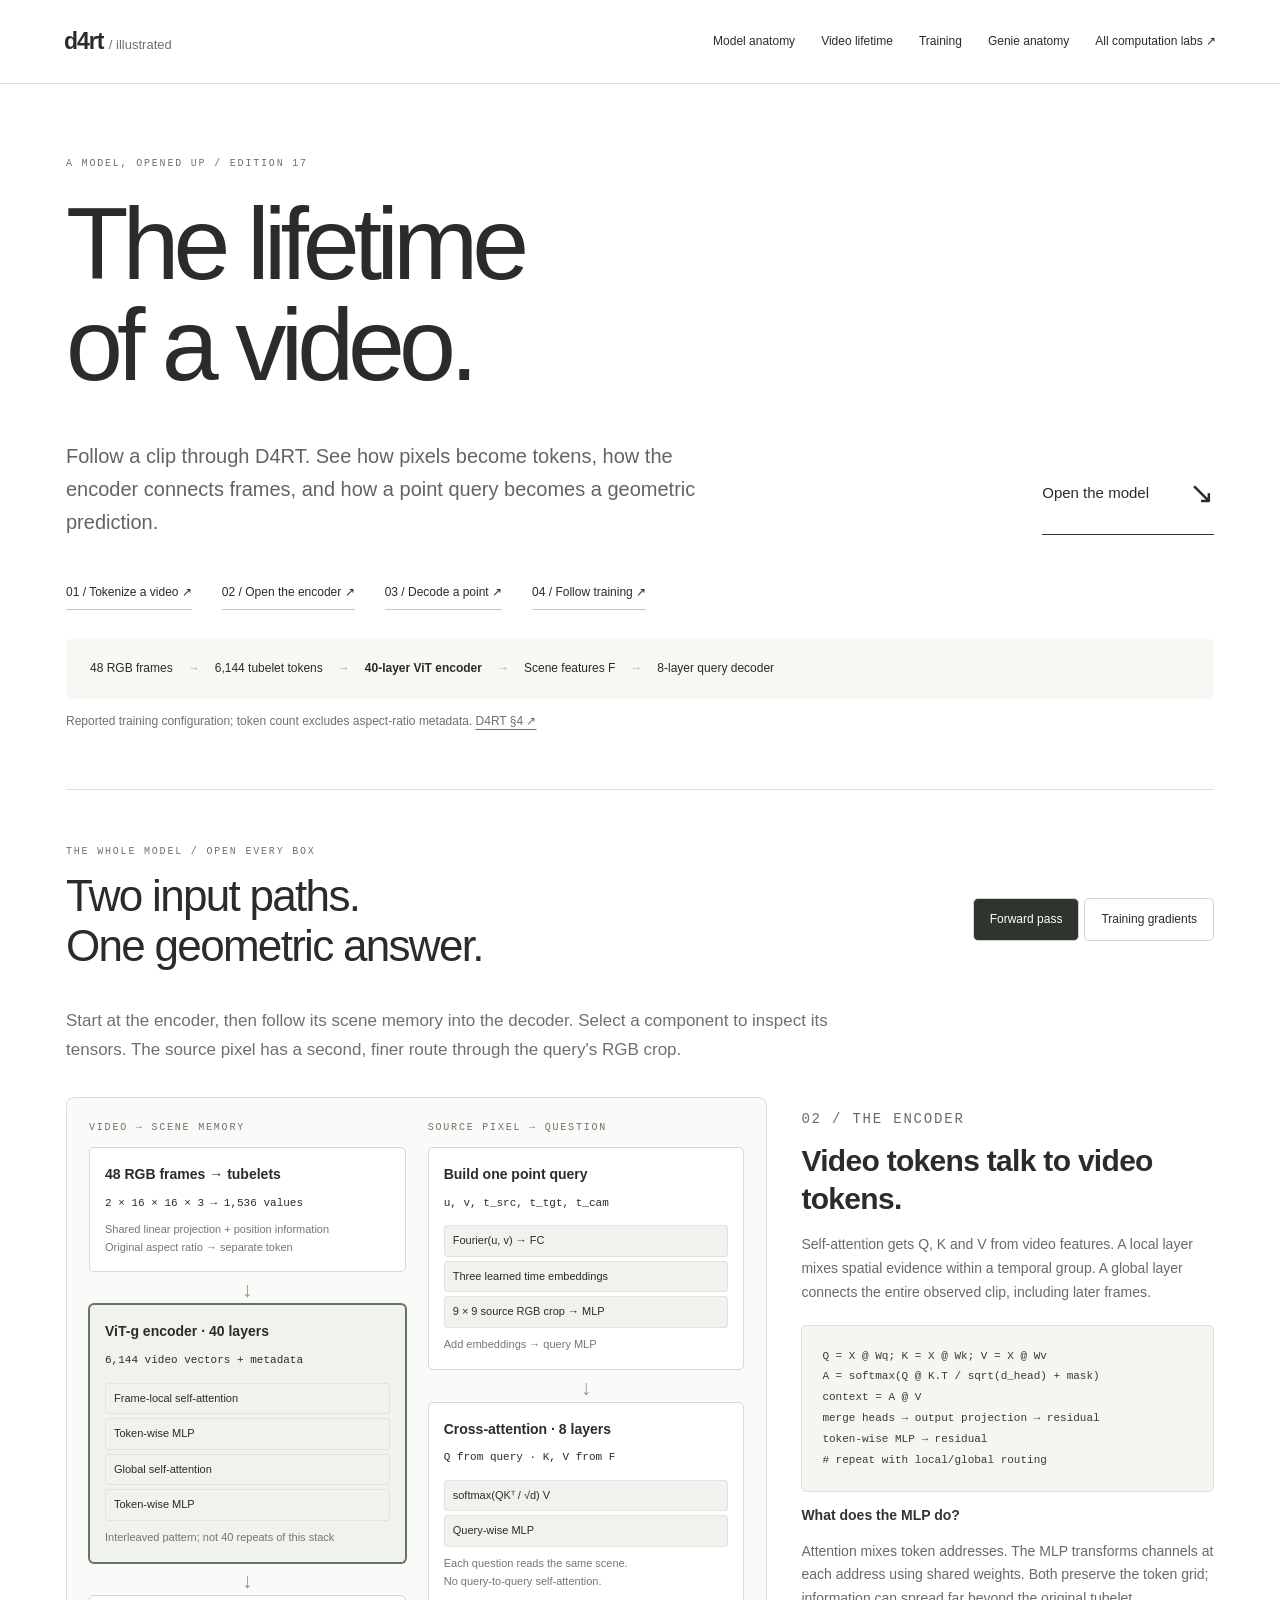
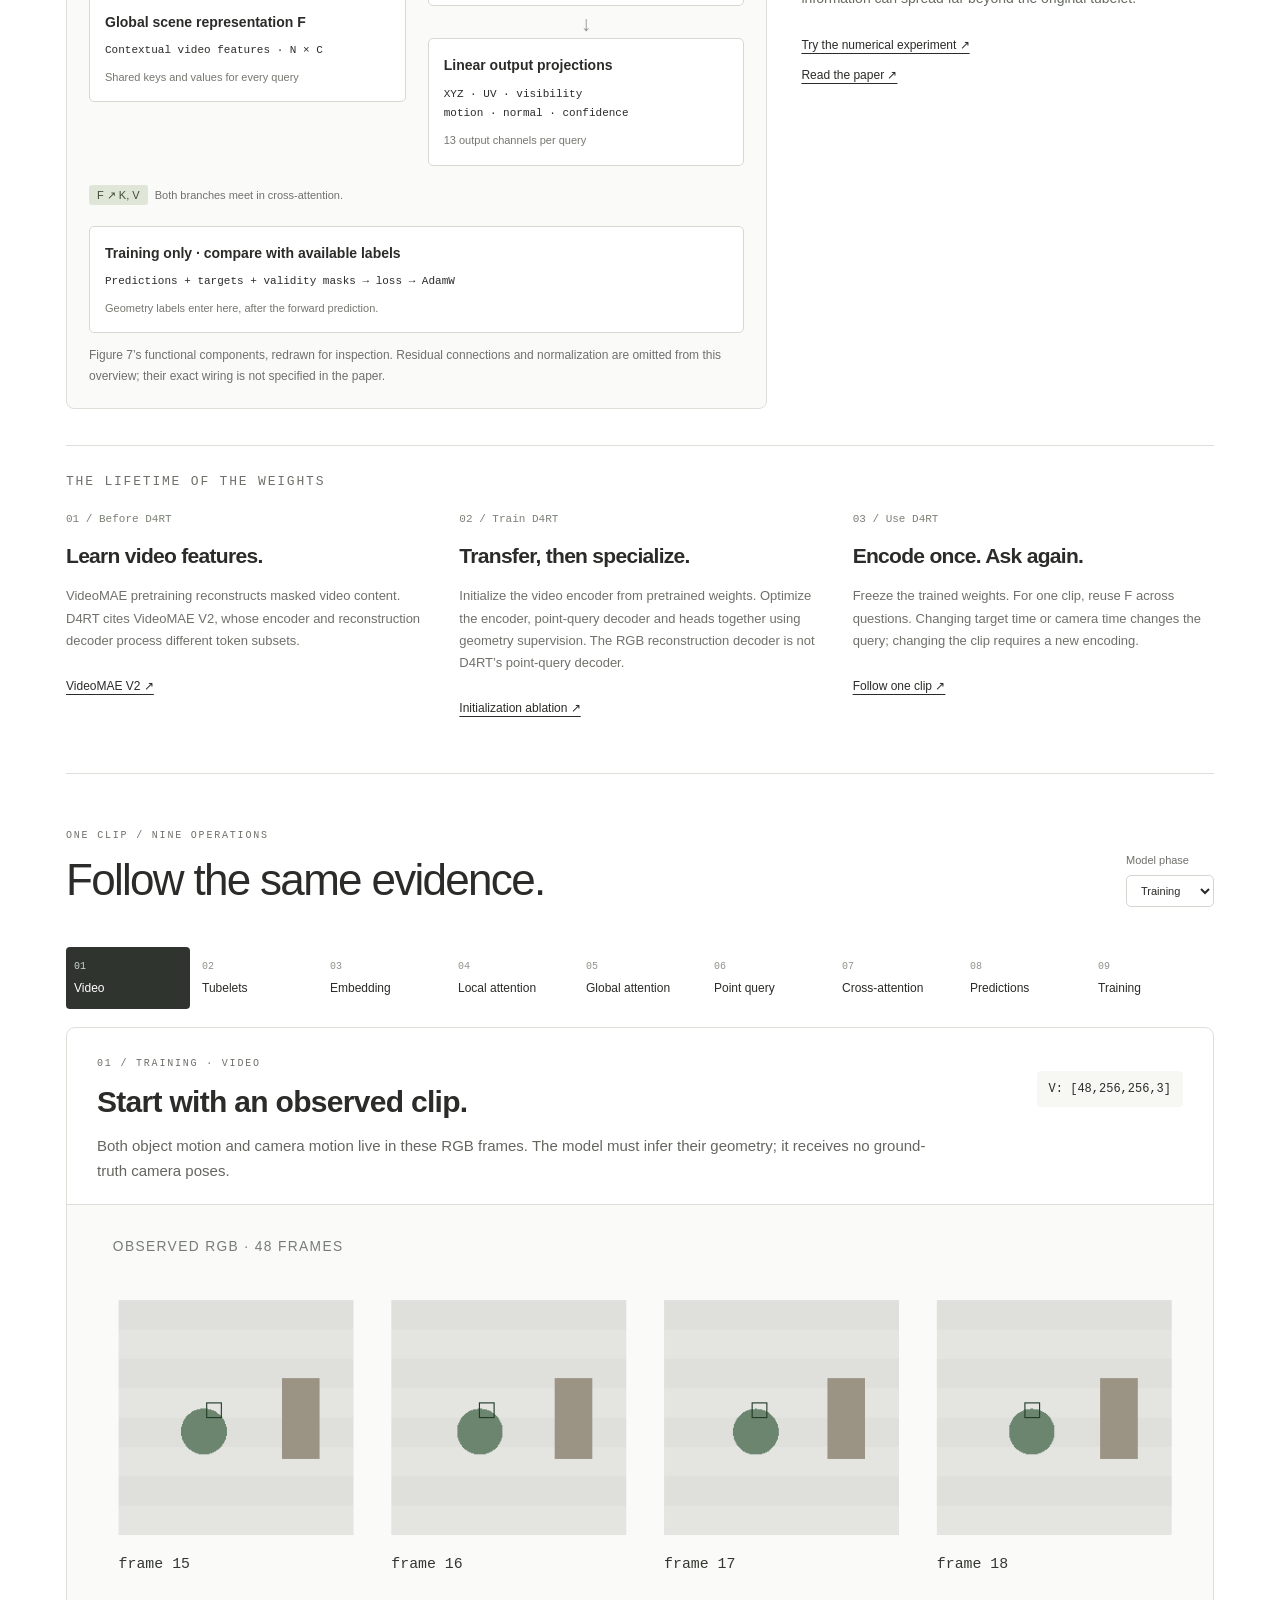
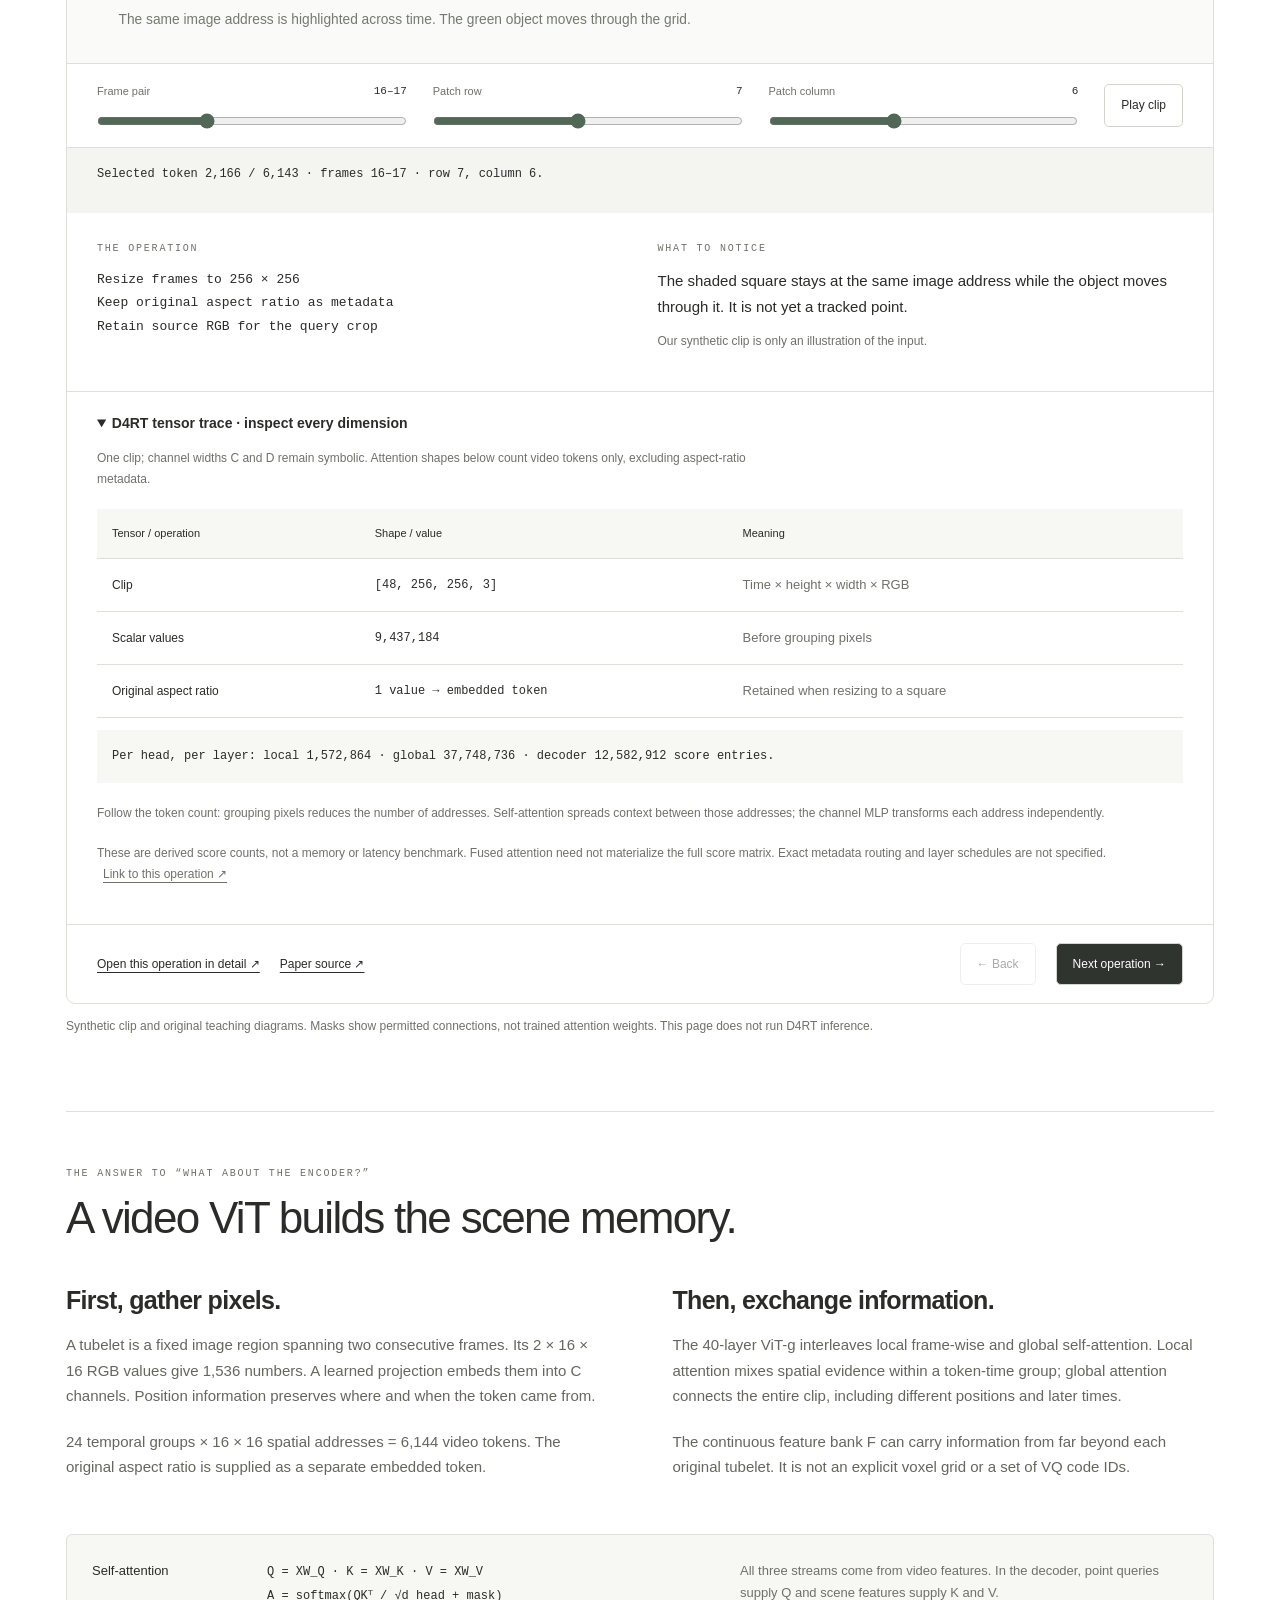
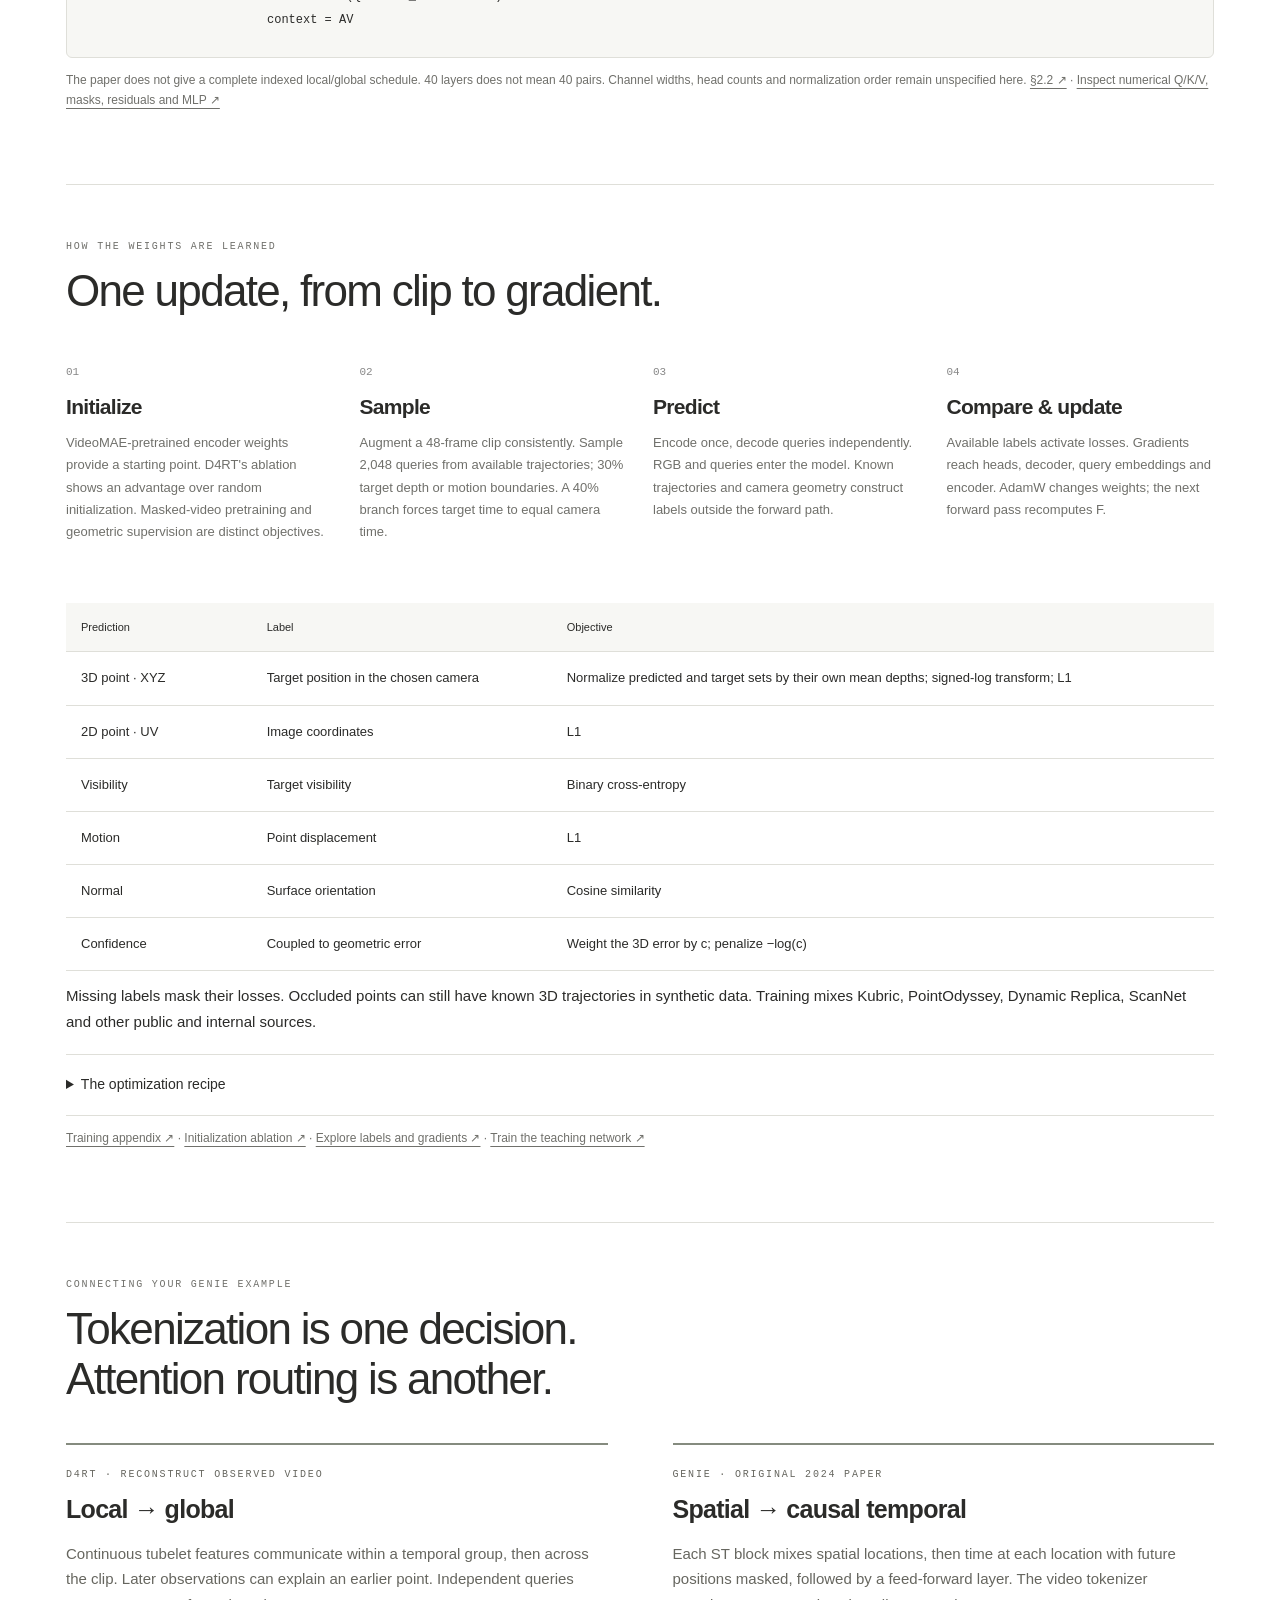
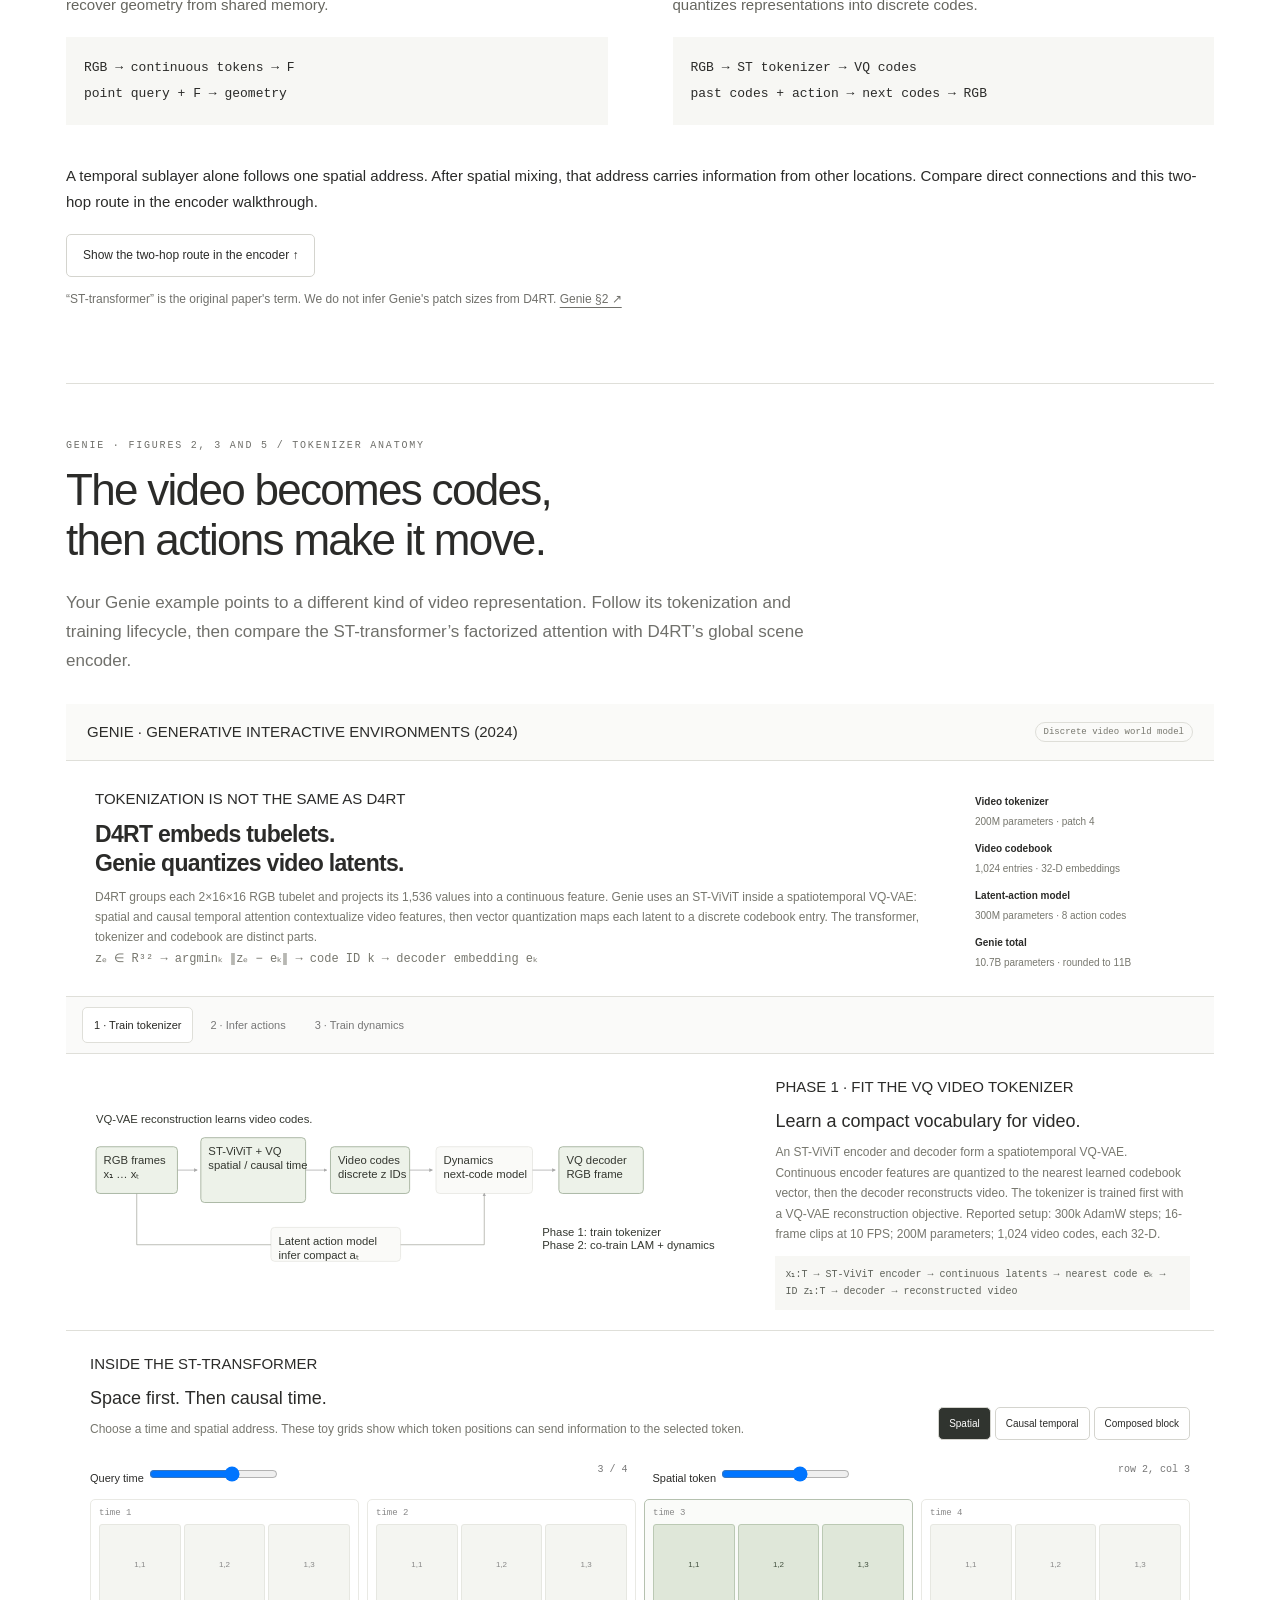
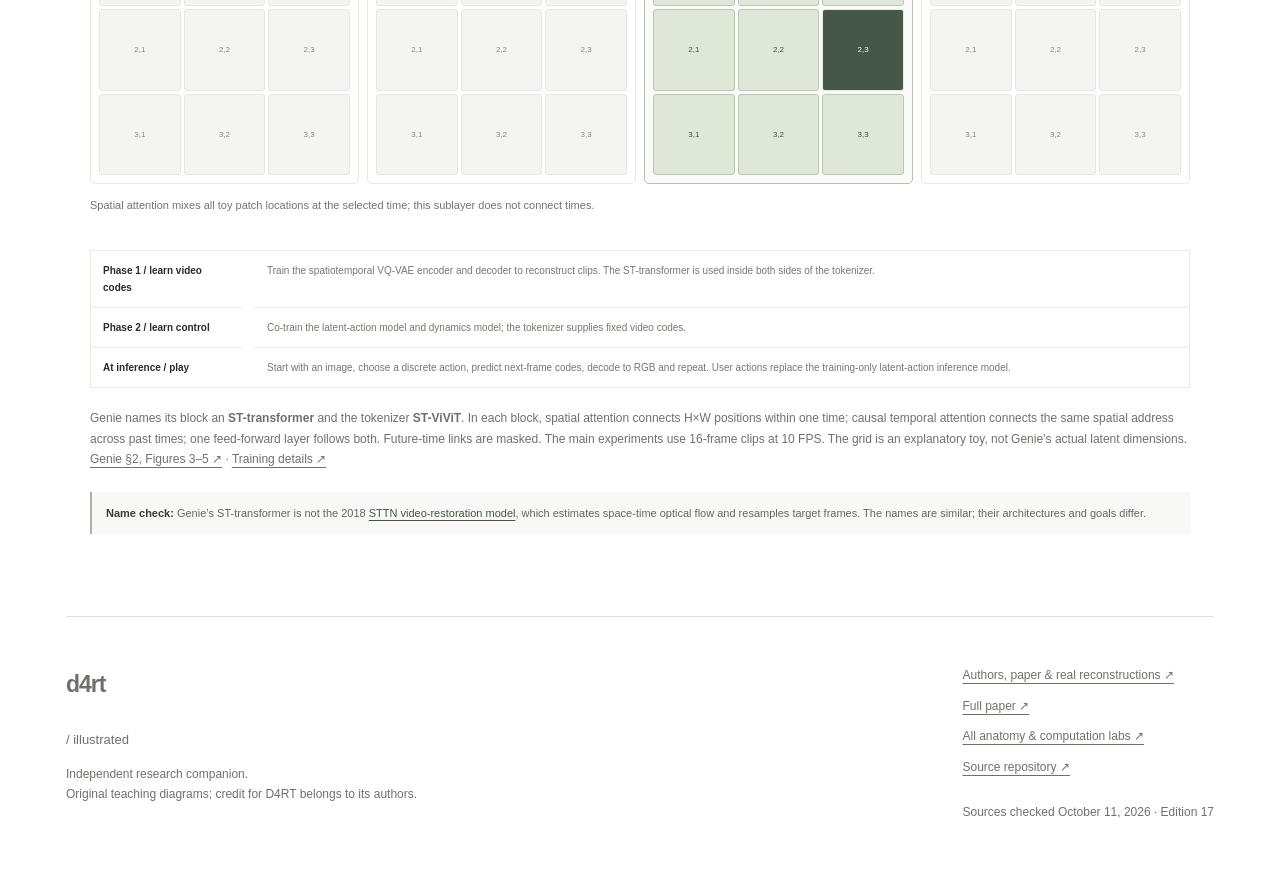
<file: index.html>
<!doctype html><html lang="en"><head>
<meta charset="utf-8"><meta name="viewport" content="width=device-width,initial-scale=1">
<title>D4RT — anatomy of a video model</title><meta name="description" content="Follow RGB video through tubelet tokenization, the ViT encoder, cross-attention queries and end-to-end geometry training.">
<link rel="icon" href="favicon.svg"><link rel="stylesheet" href="pipeline.css?v=16"><script defer src="pipeline.js?v=16"></script><link rel="stylesheet" href="model-map.css?v=16"><script defer src="model-map.js?v=16"></script><script defer src="tensor-trace.js?v=16"></script><link rel="stylesheet" href="genie.css?v=2"><script defer src="genie.js?v=2"></script></head><body>
<a class="skip" href="#walkthrough">Skip to the model</a>
<header><a class="brand" href="index.html">d4rt <span>/ illustrated</span></a><nav aria-label="Main navigation"><a href="#model-map">Model anatomy</a><a href="#walkthrough">Video lifetime</a><a href="#training-recipe">Training</a><a href="#genie-anatomy">Genie anatomy</a><a href="anatomy.html">All computation labs ↗</a></nav></header>
<main><section class="hero"><p class="eyebrow">A MODEL, OPENED UP / EDITION 17</p><h1>The lifetime<br>of a video.</h1><div class="hero-bottom"><p>Follow a clip through D4RT. See how pixels become tokens, how the encoder connects frames, and how a point query becomes a geometric prediction.</p><a class="start" href="#model-map">Open the model <span>↘</span></a></div>
<nav class="anatomy-shortcuts" aria-label="Start at a model operation"><a href="#walk-tubelet">01 / Tokenize a video ↗</a><a href="#walk-local">02 / Open the encoder ↗</a><a href="#walk-decoder">03 / Decode a point ↗</a><a href="#walk-train">04 / Follow training ↗</a></nav><div class="architecture-strip" aria-label="D4RT model overview"><span>48 RGB frames</span><i>→</i><span>6,144 tubelet tokens</span><i>→</i><span><b>40-layer ViT encoder</b></span><i>→</i><span>Scene features F</span><i>→</i><span>8-layer query decoder</span></div><p class="footnote">Reported training configuration; token count excludes aspect-ratio metadata. <a href="https://arxiv.org/html/2512.08924v2#S4">D4RT §4 ↗</a></p></section>
<section id="model-map" aria-labelledby="map-heading">
<div class="section-title"><div><p class="eyebrow">THE WHOLE MODEL / OPEN EVERY BOX</p><h2 id="map-heading">Two input paths.<br>One geometric answer.</h2></div><div class="map-mode" role="group" aria-label="Show information flow"><button type="button" data-map-mode="forward" aria-pressed="true">Forward pass</button><button type="button" data-map-mode="backward" aria-pressed="false">Training gradients</button></div></div>
<p class="map-intro">Start at the encoder, then follow its scene memory into the decoder. Select a component to inspect its tensors. The source pixel has a second, finer route through the query's RGB crop.</p>
<div class="model-layout"><div class="model-flow" id="map-flow">
<div class="map-columns"><div class="map-lane"><p class="eyebrow">VIDEO → SCENE MEMORY</p>
<button type="button" class="map-node" data-model-node="tubelet"><span>48 RGB frames → tubelets</span><code>2 × 16 × 16 × 3 → 1,536 values</code><small>Shared linear projection + position information<br>Original aspect ratio → separate token</small></button><div class="map-arrow" aria-hidden="true">↓</div>
<button type="button" class="map-node map-encoder" data-model-node="encoder" aria-pressed="true"><span>ViT-g encoder · 40 layers</span><code>6,144 video vectors + metadata</code><span class="map-stack"><i>Frame-local self-attention</i><i>Token-wise MLP</i><i>Global self-attention</i><i>Token-wise MLP</i></span><small>Interleaved pattern; not 40 repeats of this stack</small></button><div class="map-arrow" aria-hidden="true">↓</div>
<button type="button" class="map-node map-memory" data-model-node="memory"><span>Global scene representation F</span><code>Contextual video features · N × C</code><small>Shared keys and values for every query</small></button></div>
<div class="map-lane"><p class="eyebrow">SOURCE PIXEL → QUESTION</p>
<button type="button" class="map-node" data-model-node="query"><span>Build one point query</span><code>u, v, t_src, t_tgt, t_cam</code><span class="map-stack"><i>Fourier(u, v) → FC</i><i>Three learned time embeddings</i><i>9 × 9 source RGB crop → MLP</i></span><small>Add embeddings → query MLP</small></button><div class="map-arrow" aria-hidden="true">↓</div>
<button type="button" class="map-node" data-model-node="decoder"><span>Cross-attention · 8 layers</span><code>Q from query · K, V from F</code><span class="map-stack"><i>softmax(QKᵀ / √d) V</i><i>Query-wise MLP</i></span><small>Each question reads the same scene.<br>No query-to-query self-attention.</small></button><div class="map-arrow" aria-hidden="true">↓</div>
<button type="button" class="map-node" data-model-node="heads"><span>Linear output projections</span><code>XYZ · UV · visibility<br>motion · normal · confidence</code><small>13 output channels per query</small></button></div></div>
<div class="map-bridge"><span aria-hidden="true">F ↗ K, V</span> Both branches meet in cross-attention. <span class="map-back" hidden>Gradients return through both branches.</span></div>
<button type="button" class="map-node map-loss" data-model-node="loss"><span>Training only · compare with available labels</span><code>Predictions + targets + validity masks → loss → AdamW</code><small>Geometry labels enter here, after the forward prediction.</small></button>
<p class="footnote map-caption">Figure 7’s functional components, redrawn for inspection. Residual connections and normalization are omitted from this overview; their exact wiring is not specified in the paper.</p></div>
<aside class="map-inspector" aria-labelledby="map-detail-title"><p class="eyebrow" id="map-detail-label"></p><h3 id="map-detail-title"></h3><p id="map-detail-copy"></p><pre id="map-detail-code"></pre><p class="map-question" id="map-detail-question"></p><p id="map-detail-answer"></p><p class="map-gradient" id="map-detail-gradient" hidden></p><div class="map-inspector-links"><a id="map-detail-lab">Try the numerical experiment ↗</a><a id="map-detail-source">Read the paper ↗</a></div></aside></div>
<div class="map-weight-lifetime"><p class="eyebrow">THE LIFETIME OF THE WEIGHTS</p><div><article><b>01 / Before D4RT</b><h3>Learn video features.</h3><p>VideoMAE pretraining reconstructs masked video content. D4RT cites VideoMAE V2, whose encoder and reconstruction decoder process different token subsets.</p><a href="https://openaccess.thecvf.com/content/CVPR2023/html/Wang_VideoMAE_V2_Scaling_Video_Masked_Autoencoders_With_Dual_Masking_CVPR_2023_paper.html">VideoMAE V2 ↗</a></article><article><b>02 / Train D4RT</b><h3>Transfer, then specialize.</h3><p>Initialize the video encoder from pretrained weights. Optimize the encoder, point-query decoder and heads together using geometry supervision. The RGB reconstruction decoder is not D4RT’s point-query decoder.</p><a href="https://arxiv.org/html/2512.08924v2#A4">Initialization ablation ↗</a></article><article><b>03 / Use D4RT</b><h3>Encode once. Ask again.</h3><p>Freeze the trained weights. For one clip, reuse F across questions. Changing target time or camera time changes the query; changing the clip requires a new encoding.</p><a href="#walkthrough">Follow one clip ↗</a></article></div></div>
</section>
<section id="walkthrough" aria-labelledby="walkthrough-title"><div class="section-title"><div><p class="eyebrow">ONE CLIP / NINE OPERATIONS</p><h2 id="walkthrough-title">Follow the same evidence.</h2></div><label class="mode">Model phase<select id="pipe-mode"><option value="train">Training</option><option value="infer">Inference</option></select></label></div>
<div class="stage-tabs" id="pipe-tabs" role="group" aria-label="Choose a model operation"></div><article class="stage"><div class="stage-heading"><div><p class="eyebrow" id="pipe-kicker"></p><h3 id="pipe-title"></h3></div><code id="pipe-shape"></code></div><p id="pipe-explanation" class="explanation"></p>
<div class="visual-scroll" tabindex="0" role="region" aria-label="Model illustration. Scroll horizontally on a narrow screen."><div class="visual-inner"><svg id="pipe-diagram" viewBox="0 0 1000 400" role="img"></svg><canvas id="pipe-attention" width="1000" height="440" hidden aria-label="All 6,144 video-token addresses. Use the controls below to select an address."></canvas></div></div><p class="swipe-hint">Swipe the illustration sideways to inspect the full path ↔</p>
<div class="controls" id="pipe-address-controls"><label>Frame pair <output id="pair-value"></output><input id="pipe-pair" type="range" min="0" max="23" value="8"></label><label>Patch row <output id="row-value"></output><input id="pipe-row" type="range" min="0" max="15" value="7"></label><label>Patch column <output id="col-value"></output><input id="pipe-col" type="range" min="0" max="15" value="6"></label><button id="pipe-play" type="button">Play clip</button></div>
<div class="controls" id="pipe-routing-controls" hidden><label>Read pattern<select id="pipe-route"><option value="d4rt">D4RT · selected layer</option><option value="genie">Compare · Genie temporal sublayer</option><option value="composed">Compare · Genie spatial + temporal</option></select></label><p class="footnote">A hypothetical matching lattice compares connectivity. Genie's tokenizer is not assigned D4RT's tubelet dimensions.</p></div>
<div class="controls" id="pipe-query-controls" hidden><label>Source frame <output id="src-value"></output><input id="pipe-src" type="range" min="0" max="47" value="16"></label><label>Target frame <output id="tgt-value"></output><input id="pipe-tgt" type="range" min="0" max="47" value="30"></label><label>Camera frame <output id="cam-value"></output><input id="pipe-cam" type="range" min="0" max="47" value="0"></label></div>
<p id="pipe-readout" class="readout" role="status"></p><div class="stage-details"><div><p class="eyebrow">THE OPERATION</p><pre id="pipe-code"></pre></div><div><p class="eyebrow">WHAT TO NOTICE</p><p id="pipe-insight"></p><p class="footnote" id="pipe-boundary"></p></div></div><details class="tensor-trace" open><summary>D4RT tensor trace · inspect every dimension</summary><div class="trace-toolbar"><p>One clip; channel widths C and D remain symbolic. Attention shapes below count video tokens only, excluding aspect-ratio metadata.</p><label id="trace-query-control" hidden>Query count · shape example<select id="trace-queries"><option value="1">1 point</option><option value="2048" selected>2,048 points</option><option value="65536">65,536 points</option></select></label></div><div class="table-scroll" tabindex="0" role="region" aria-label="Shapes at the selected model operation"><table><thead><tr><th>Tensor / operation</th><th>Shape / value</th><th>Meaning</th></tr></thead><tbody id="trace-rows"></tbody></table></div><p id="trace-count" class="trace-count"></p><p id="trace-meaning"></p><p class="footnote">These are derived score counts, not a memory or latency benchmark. Fused attention need not materialize the full score matrix. Exact metadata routing and layer schedules are not specified. <a id="trace-stage-link">Link to this operation ↗</a></p></details><div class="stage-footer"><div><a id="pipe-lab">Open this operation in detail ↗</a><a id="pipe-source">Paper source ↗</a></div><div><button id="pipe-prev" type="button">← Back</button><button id="pipe-next" type="button">Next operation →</button></div></div></article>
<noscript><p>The walkthrough needs JavaScript. The <a href="anatomy.html">full reference</a> includes readable explanations without it.</p></noscript><p class="footnote">Synthetic clip and original teaching diagrams. Masks show permitted connections, not trained attention weights. This page does not run D4RT inference.</p></section>
<section id="encoder-anatomy"><p class="eyebrow">THE ANSWER TO “WHAT ABOUT THE ENCODER?”</p><h2>A video ViT builds the scene memory.</h2><div class="editorial-grid"><div><h3>First, gather pixels.</h3><p>A tubelet is a fixed image region spanning two consecutive frames. Its 2 × 16 × 16 RGB values give 1,536 numbers. A learned projection embeds them into C channels. Position information preserves where and when the token came from.</p><p>24 temporal groups × 16 × 16 spatial addresses = 6,144 video tokens. The original aspect ratio is supplied as a separate embedded token.</p></div><div><h3>Then, exchange information.</h3><p>The 40-layer ViT-g interleaves local frame-wise and global self-attention. Local attention mixes spatial evidence within a token-time group; global attention connects the entire clip, including different positions and later times.</p><p>The continuous feature bank F can carry information from far beyond each original tubelet. It is not an explicit voxel grid or a set of VQ code IDs.</p></div></div><div class="equation"><span>Self-attention</span><code>Q = XW_Q · K = XW_K · V = XW_V<br>A = softmax(QKᵀ / √d_head + mask)<br>context = AV</code><p>All three streams come from video features. In the decoder, point queries supply Q and scene features supply K and V.</p></div><p class="footnote">The paper does not give a complete indexed local/global schedule. 40 layers does not mean 40 pairs. Channel widths, head counts and normalization order remain unspecified here. <a href="https://arxiv.org/html/2512.08924v2#S2.SS2">§2.2 ↗</a> · <a href="anatomy.html#encoder">Inspect numerical Q/K/V, masks, residuals and MLP ↗</a></p></section>
<section id="training-recipe"><p class="eyebrow">HOW THE WEIGHTS ARE LEARNED</p><h2>One update, from clip to gradient.</h2><div class="training-sequence"><div><span>01</span><h3>Initialize</h3><p>VideoMAE-pretrained encoder weights provide a starting point. D4RT's ablation shows an advantage over random initialization. Masked-video pretraining and geometric supervision are distinct objectives.</p></div><div><span>02</span><h3>Sample</h3><p>Augment a 48-frame clip consistently. Sample 2,048 queries from available trajectories; 30% target depth or motion boundaries. A 40% branch forces target time to equal camera time.</p></div><div><span>03</span><h3>Predict</h3><p>Encode once, decode queries independently. RGB and queries enter the model. Known trajectories and camera geometry construct labels outside the forward path.</p></div><div><span>04</span><h3>Compare & update</h3><p>Available labels activate losses. Gradients reach heads, decoder, query embeddings and encoder. AdamW changes weights; the next forward pass recomputes F.</p></div></div>
<div class="table-scroll" tabindex="0" role="region" aria-label="Training losses"><table><thead><tr><th>Prediction</th><th>Label</th><th>Objective</th></tr></thead><tbody><tr><td>3D point · XYZ</td><td>Target position in the chosen camera</td><td>Normalize predicted and target sets by their own mean depths; signed-log transform; L1</td></tr><tr><td>2D point · UV</td><td>Image coordinates</td><td>L1</td></tr><tr><td>Visibility</td><td>Target visibility</td><td>Binary cross-entropy</td></tr><tr><td>Motion</td><td>Point displacement</td><td>L1</td></tr><tr><td>Normal</td><td>Surface orientation</td><td>Cosine similarity</td></tr><tr><td>Confidence</td><td>Coupled to geometric error</td><td>Weight the 3D error by c; penalize −log(c)</td></tr></tbody></table></div><p>Missing labels mask their losses. Occluded points can still have known 3D trajectories in synthetic data. Training mixes Kubric, PointOdyssey, Dynamic Replica, ScanNet and other public and internal sources.</p><details><summary>The optimization recipe</summary><p>500,000 AdamW steps; local batch 1 across 64 TPU chips; weight decay 0.03. Warm up for 2,500 steps to 10⁻⁴, then cosine decay to 10⁻⁶. Clip gradient L2 norm at 10. Reported duration: just over two days.</p><p>Appendix A repeats a confidence term. The table explains the clear components without resolving that publication ambiguity.</p></details><p class="footnote"><a href="https://arxiv.org/html/2512.08924v2#A1">Training appendix ↗</a> · <a href="https://arxiv.org/html/2512.08924v2#A4">Initialization ablation ↗</a> · <a href="anatomy.html#training">Explore labels and gradients ↗</a> · <a href="anatomy.html#learning">Train the teaching network ↗</a></p></section>
<section id="genie-comparison"><p class="eyebrow">CONNECTING YOUR GENIE EXAMPLE</p><h2>Tokenization is one decision.<br>Attention routing is another.</h2><div class="comparison-columns"><div><p class="eyebrow">D4RT · RECONSTRUCT OBSERVED VIDEO</p><h3>Local → global</h3><p>Continuous tubelet features communicate within a temporal group, then across the clip. Later observations can explain an earlier point. Independent queries recover geometry from shared memory.</p><code>RGB → continuous tokens → F<br>point query + F → geometry</code></div><div><p class="eyebrow">GENIE · ORIGINAL 2024 PAPER</p><h3>Spatial → causal temporal</h3><p>Each ST block mixes spatial locations, then time at each location with future positions masked, followed by a feed-forward layer. The video tokenizer quantizes representations into discrete codes.</p><code>RGB → ST tokenizer → VQ codes<br>past codes + action → next codes → RGB</code></div></div><p>A temporal sublayer alone follows one spatial address. After spatial mixing, that address carries information from other locations. Compare direct connections and this two-hop route in the encoder walkthrough.</p><button id="pipe-genie-jump" type="button">Show the two-hop route in the encoder ↑</button><p class="footnote">“ST-transformer” is the original paper's term. We do not infer Genie's patch sizes from D4RT. <a href="https://arxiv.org/html/2402.15391v1#S2">Genie §2 ↗</a></p></section>
<section id="genie-anatomy" aria-labelledby="genie-anatomy-title"><p class="eyebrow">GENIE · FIGURES 2, 3 AND 5 / TOKENIZER ANATOMY</p><h2 id="genie-anatomy-title">The video becomes codes,<br>then actions make it move.</h2><p class="map-intro">Your Genie example points to a different kind of video representation. Follow its tokenization and training lifecycle, then compare the ST-transformer’s factorized attention with D4RT’s global scene encoder.</p><div class="genie-anatomy surface">
<div class="panel-top"><span class="caps">GENIE · GENERATIVE INTERACTIVE ENVIRONMENTS (2024)</span><span class="badge">Discrete video world model</span></div>
<div class="ga-intro"><div><span class="caps">TOKENIZATION IS NOT THE SAME AS D4RT</span><h3>D4RT embeds tubelets.<br>Genie quantizes video latents.</h3><p>D4RT groups each 2×16×16 RGB tubelet and projects its 1,536 values into a continuous feature. Genie uses an ST-ViViT inside a spatiotemporal VQ-VAE: spatial and causal temporal attention contextualize video features, then vector quantization maps each latent to a discrete codebook entry. The transformer, tokenizer and codebook are distinct parts.</p><p class="footnote"><code>zₑ ∈ R³² → argminₖ ‖zₑ − eₖ‖ → code ID k → decoder embedding eₖ</code></p></div><div class="ga-numbers"><b>Video tokenizer</b><span>200M parameters · patch 4</span><b>Video codebook</b><span>1,024 entries · 32-D embeddings</span><b>Latent-action model</b><span>300M parameters · 8 action codes</span><b>Genie total</b><span>10.7B parameters · rounded to 11B</span></div></div>
<div class="ga-tabs" role="tablist" aria-label="Genie training lifecycle"><button role="tab" aria-selected="true" data-ga="tokenizer">1 · Train tokenizer</button><button role="tab" aria-selected="false" data-ga="lam">2 · Infer actions</button><button role="tab" aria-selected="false" data-ga="world">3 · Train dynamics</button></div>
<div class="ga-layout"><svg id="ga-flow" viewBox="0 0 880 245" role="img" aria-label="Genie training lifecycle diagram"></svg><div><span class="caps" id="ga-kicker"></span><h4 id="ga-title"></h4><p id="ga-copy"></p><code id="ga-shape"></code></div></div>
<div class="ga-token"><div><span class="caps">INSIDE THE ST-TRANSFORMER</span><h4>Space first. Then causal time.</h4><p>Choose a time and spatial address. These toy grids show which token positions can send information to the selected token.</p></div><div class="segmented" aria-label="Genie attention operation"><button data-route="spatial" aria-pressed="true">Spatial</button><button data-route="temporal" aria-pressed="false">Causal temporal</button><button data-route="both" aria-pressed="false">Composed block</button></div></div>
<div class="ga-controls"><label>Query time <output id="ga-time-label">3 / 4</output><input id="ga-time" type="range" min="0" max="3" value="2"></label><label>Spatial token <output id="ga-patch-label">row 2, col 3</output><input id="ga-patch" type="range" min="0" max="8" value="5"></label></div><div id="ga-grid" class="ga-grid" aria-label="Four-time video-token grid"></div><p id="ga-route" class="ga-route" aria-live="polite"></p>
<div class="ga-phases"><b>Phase 1 / learn video codes</b><span>Train the spatiotemporal VQ-VAE encoder and decoder to reconstruct clips. The ST-transformer is used inside both sides of the tokenizer.</span><b>Phase 2 / learn control</b><span>Co-train the latent-action model and dynamics model; the tokenizer supplies fixed video codes.</span><b>At inference / play</b><span>Start with an image, choose a discrete action, predict next-frame codes, decode to RGB and repeat. User actions replace the training-only latent-action inference model.</span></div>
<p class="footnote ga-note">Genie names its block an <strong>ST-transformer</strong> and the tokenizer <strong>ST-ViViT</strong>. In each block, spatial attention connects H×W positions within one time; causal temporal attention connects the same spatial address across past times; one feed-forward layer follows both. Future-time links are masked. The main experiments use 16-frame clips at 10 FPS. The grid is an explanatory toy, not Genie’s actual latent dimensions. <a href="https://arxiv.org/html/2402.15391v1#S2">Genie §2, Figures 3–5 ↗</a> · <a href="https://arxiv.org/html/2402.15391v1#S3">Training details ↗</a></p><p class="ga-namecheck"><strong>Name check:</strong> Genie’s ST-transformer is not the 2018 <a href="https://research.google/pubs/spatio-temporal-transformer-network-for-video-restoration/">STTN video-restoration model</a>, which estimates space-time optical flow and resamples target frames. The names are similar; their architectures and goals differ.</p></div></section>
<footer><div><a class="brand" href="index.html">d4rt <span>/ illustrated</span></a><p>Independent research companion.<br>Original teaching diagrams; credit for D4RT belongs to its authors.</p></div><div><a href="https://d4rt-paper.github.io/">Authors, paper & real reconstructions ↗</a><a href="https://arxiv.org/html/2512.08924v2">Full paper ↗</a><a href="anatomy.html">All anatomy & computation labs ↗</a><a href="https://github.com/htansetiawan/d4rt-illustrated">Source repository ↗</a><span>Sources checked October 11, 2026 · Edition 17</span></div></footer></main></body></html>
</file>
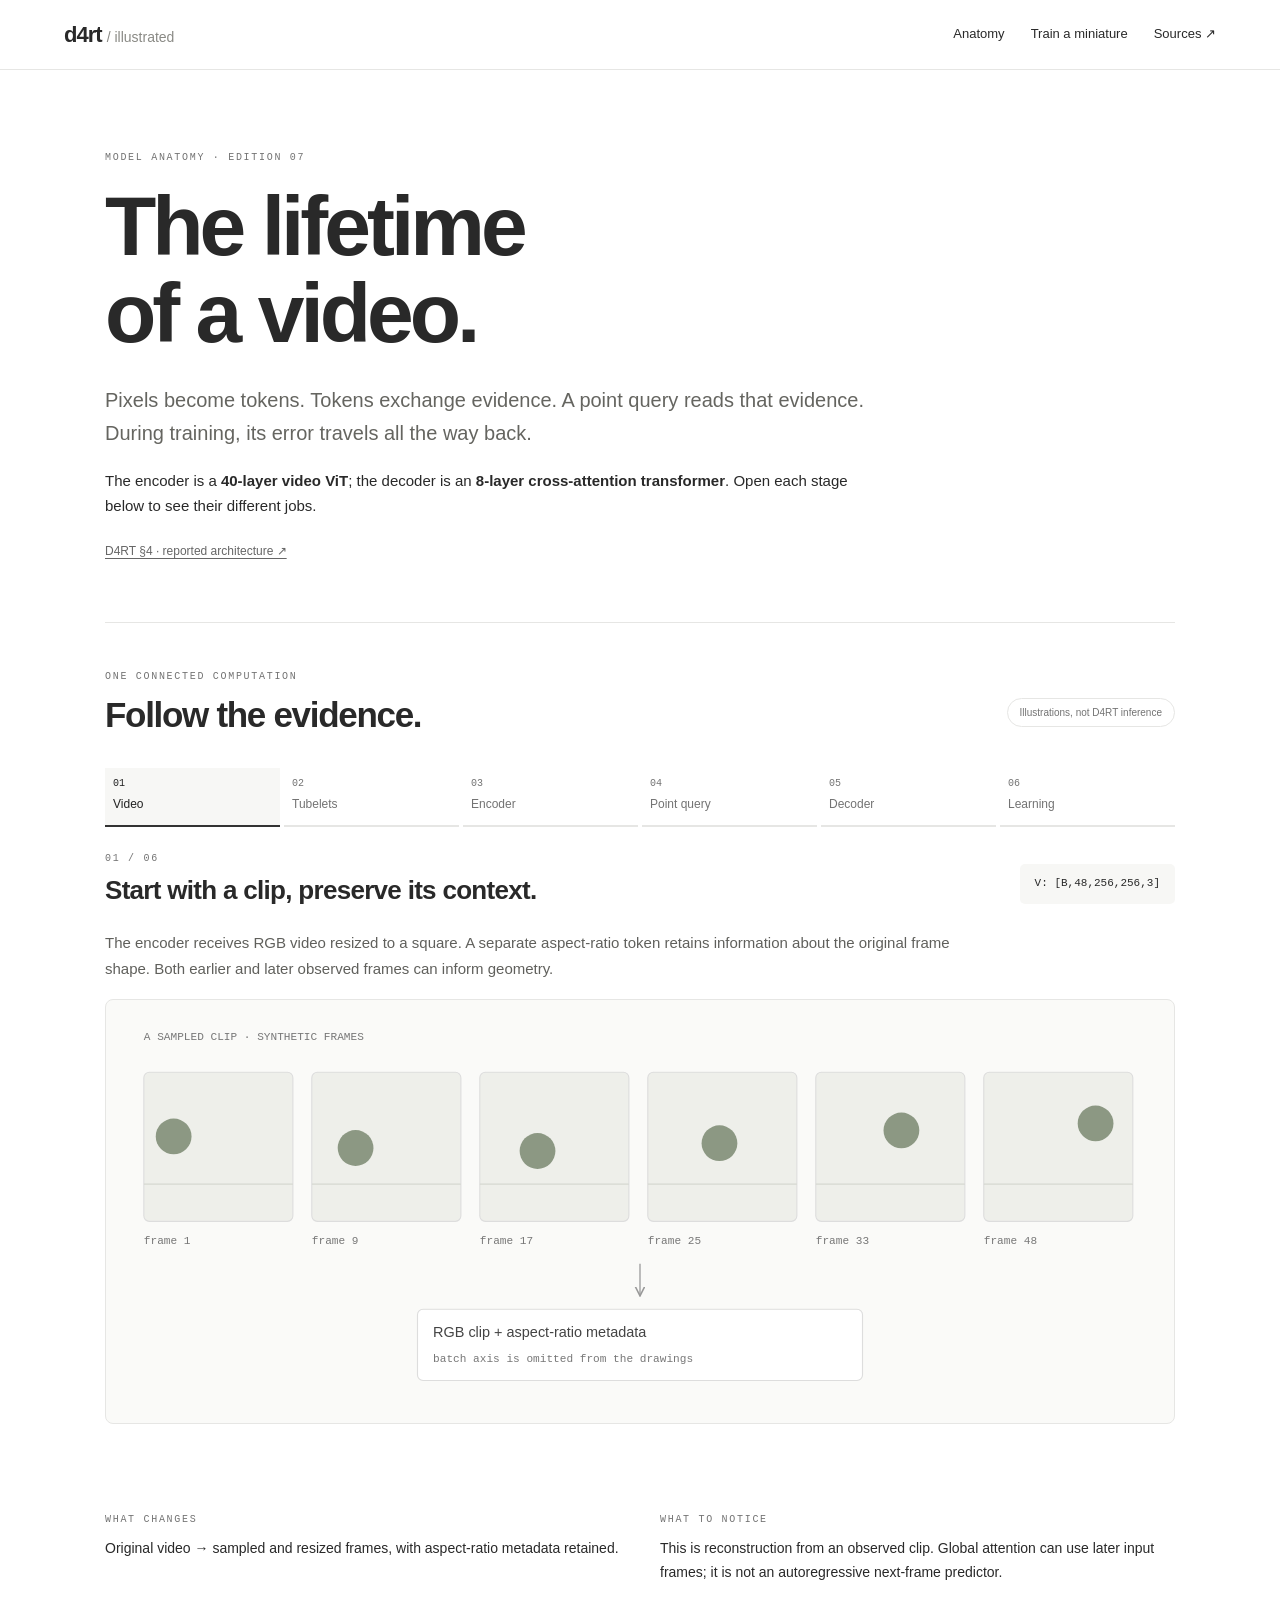
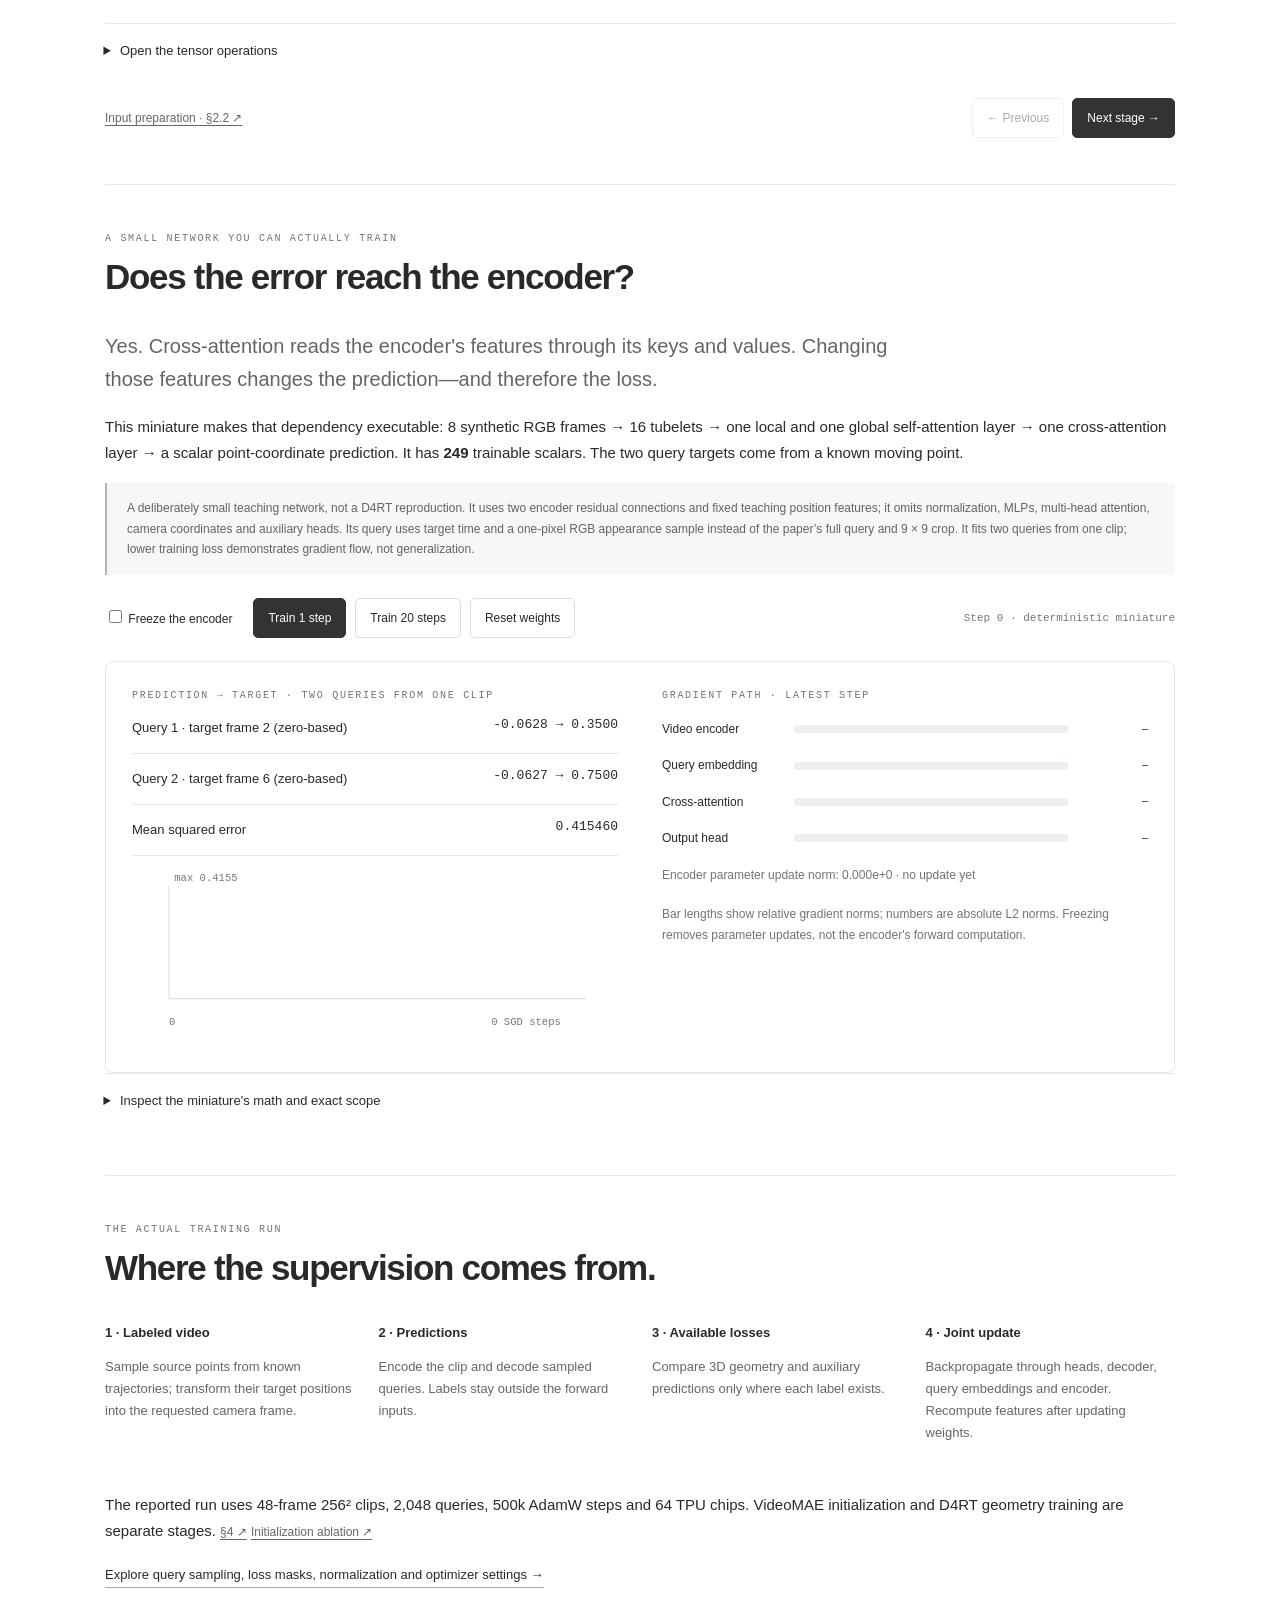
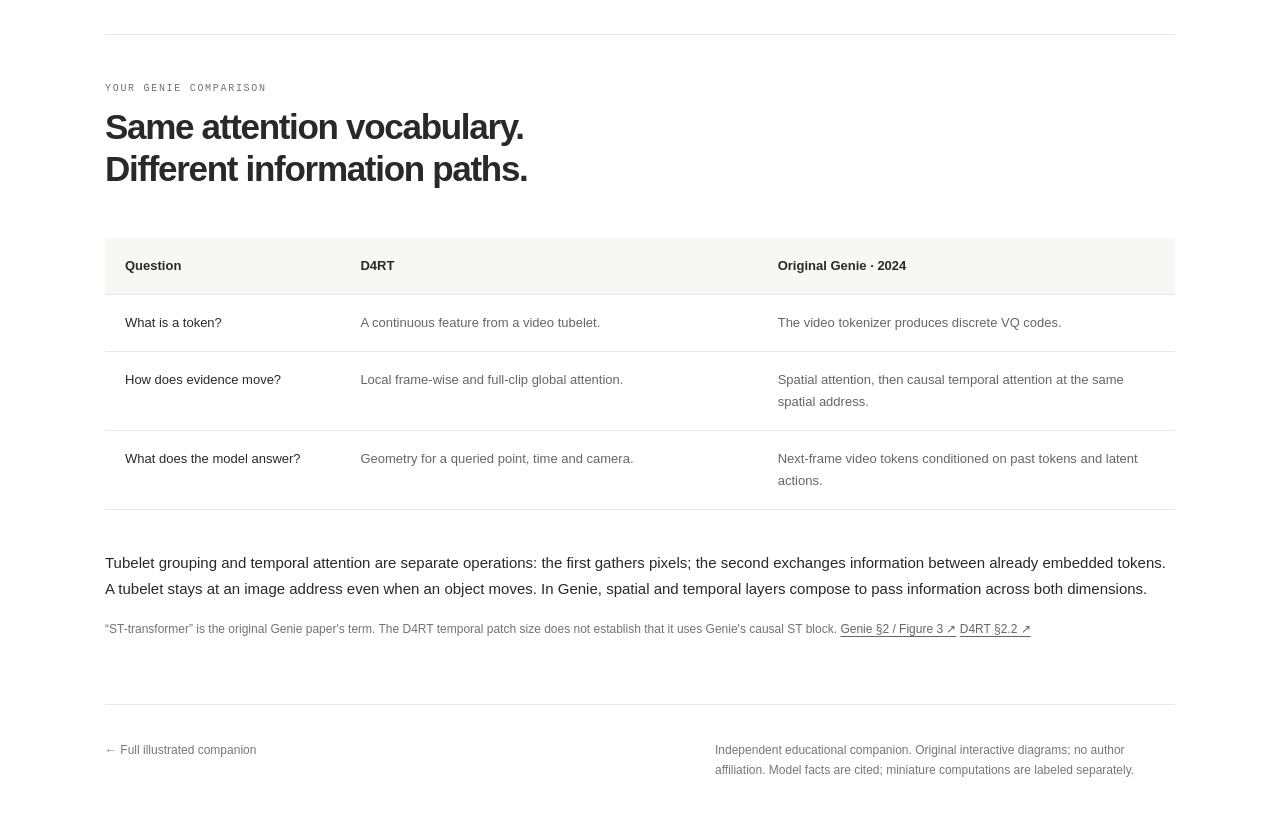
<file: anatomy-tour.html>
<!doctype html>
<html lang="en">
<head>
<meta charset="utf-8"><meta name="viewport" content="width=device-width, initial-scale=1">
<title>Inside D4RT — a video's lifetime</title>
<meta name="description" content="Follow pixels through D4RT's tubelet projection, ViT encoder, cross-attention decoder and training. An interactive, source-grounded anatomy.">
<link rel="stylesheet" href="tour.css?v=7"><script defer src="tour.js?v=10"></script>
</head>
<body>
<a class="skip" href="#tour">Skip to the anatomy</a>
<header><a href="index.html" class="brand">d4rt <span>/ illustrated</span></a><nav aria-label="Site"><a href="#tour">Anatomy</a><a href="#learning">Train a miniature</a><a href="reference.html#sources">Sources ↗</a></nav></header>
<main>
<div class="intro"><p class="eyebrow">MODEL ANATOMY · EDITION 07</p><h1>The lifetime<br>of a video.</h1><p class="lead">Pixels become tokens. Tokens exchange evidence. A point query reads that evidence. During training, its error travels all the way back.</p><p>The encoder is a <strong>40-layer video ViT</strong>; the decoder is an <strong>8-layer cross-attention transformer</strong>. Open each stage below to see their different jobs.</p><a class="source" href="https://arxiv.org/html/2512.08924v2#S4">D4RT §4 · reported architecture ↗</a></div>
<section id="tour" aria-labelledby="tour-heading">
<div class="section-head"><div><p class="eyebrow">ONE CONNECTED COMPUTATION</p><h2 id="tour-heading">Follow the evidence.</h2></div><span class="pill">Illustrations, not D4RT inference</span></div>
<div id="stages" class="stages" role="tablist" aria-label="Video lifetime"></div>
<div id="stage-panel" role="tabpanel" tabindex="0">
<div class="panel-title"><div><p id="stage-number" class="eyebrow"></p><h3 id="stage-title"></h3></div><code id="stage-shape"></code></div>
<p id="stage-copy" class="stage-copy"></p>
<div class="visual" role="region" tabindex="0" aria-label="Model diagram; scroll horizontally on small screens"><svg id="diagram" viewBox="0 0 960 380" role="img"></svg></div>
<p class="diagram-hint">On a small screen, swipe the diagram to inspect the whole path ↔</p>
<div id="stage-controls" class="controls"></div>
<div class="explanation"><div><span class="eyebrow">WHAT CHANGES</span><p id="stage-change"></p></div><div><span class="eyebrow">WHAT TO NOTICE</span><p id="stage-notice"></p></div></div>
<details><summary>Open the tensor operations</summary><pre id="stage-code"></pre><p id="stage-boundary" class="small"></p></details>
<div class="stage-footer"><a id="stage-link" class="source"></a><div><button id="prev" type="button">← Previous</button><button id="next" type="button" class="primary">Next stage →</button></div></div>
</div>
</section>
<section id="learning" aria-labelledby="learning-heading">
<div class="section-head"><div><p class="eyebrow">A SMALL NETWORK YOU CAN ACTUALLY TRAIN</p><h2 id="learning-heading">Does the error reach the encoder?</h2></div></div>
<p class="lead small-lead">Yes. Cross-attention reads the encoder's features through its keys and values. Changing those features changes the prediction—and therefore the loss.</p>
<p>This miniature makes that dependency executable: 8 synthetic RGB frames → 16 tubelets → one local and one global self-attention layer → one cross-attention layer → a scalar point-coordinate prediction. It has <strong id="parameter-count"></strong> trainable scalars. The two query targets come from a known moving point.</p>
<div class="notice">A deliberately small teaching network, not a D4RT reproduction. It uses two encoder residual connections and fixed teaching position features; it omits normalization, MLPs, multi-head attention, camera coordinates and auxiliary heads. Its query uses target time and a one-pixel RGB appearance sample instead of the paper’s full query and 9 × 9 crop. It fits two queries from one clip; lower training loss demonstrates gradient flow, not generalization.</div>
<div class="mini-toolbar"><label><input id="freeze" type="checkbox"> Freeze the encoder</label><button type="button" id="train-one" class="primary">Train 1 step</button><button type="button" id="train-many">Train 20 steps</button><button type="button" id="reset">Reset weights</button><span id="train-status" role="status"></span></div>
<div class="mini-grid"><div><p class="eyebrow">PREDICTION → TARGET · TWO QUERIES FROM ONE CLIP</p><div id="predictions"></div><svg id="loss-chart" viewBox="0 0 460 180" role="img" aria-label="Training mean squared error versus optimizer steps"></svg></div><div><p class="eyebrow">GRADIENT PATH · LATEST STEP</p><div id="gradient-bars"></div><p class="small">Bar lengths show relative gradient norms; numbers are absolute L2 norms. Freezing removes parameter updates, not the encoder's forward computation.</p></div></div>
<details><summary>Inspect the miniature's math and exact scope</summary><pre>V: [8,4,4,3] → tubelets: [16,24]
X = tubelets @ Wpatch + fixed_position        # [16,4]
L = X + local_attention(X)                    # [16,4]
F = L + global_attention(L)                   # [16,4]
Q = [target_time, 1, source_RGB] @ Wquery      # [2,4]
R = softmax(Q @ (F @ Wkey)ᵀ / 2) @ (F @ Wvalue)
prediction = R @ Whead + bias                  # [2,1]
loss = mean((prediction − target)²)
loss.backward()                               # reverse-mode autodiff
θ ← θ − 0.06 · clipped_gradient               # teaching SGD</pre><p>Tubelets contain 2 × 2 × 2 RGB pixels, scaled to [0,1]. Query vectors encode target time, a constant and a one-pixel RGB sample from the source frame. The targets are the normalized x coordinate of a synthetic translating point at two times. The network reads no target coordinates as input. Weight initialization is deterministic. D4RT uses its own larger architecture, geometric objectives and AdamW recipe.</p><p><a class="source" href="reference.html#training">Inspect the actual D4RT losses and training schedule →</a></p></details>
</section>
<section class="training-recipe"><p class="eyebrow">THE ACTUAL TRAINING RUN</p><h2>Where the supervision comes from.</h2><div class="recipe-flow"><div><b>1 · Labeled video</b><p>Sample source points from known trajectories; transform their target positions into the requested camera frame.</p></div><div><b>2 · Predictions</b><p>Encode the clip and decode sampled queries. Labels stay outside the forward inputs.</p></div><div><b>3 · Available losses</b><p>Compare 3D geometry and auxiliary predictions only where each label exists.</p></div><div><b>4 · Joint update</b><p>Backpropagate through heads, decoder, query embeddings and encoder. Recompute features after updating weights.</p></div></div><p>The reported run uses 48-frame 256² clips, 2,048 queries, 500k AdamW steps and 64 TPU chips. VideoMAE initialization and D4RT geometry training are separate stages. <a class="source" href="https://arxiv.org/html/2512.08924v2#S4">§4 ↗</a> <a class="source" href="https://arxiv.org/html/2512.08924v2#A4">Initialization ablation ↗</a></p><a class="more" href="reference.html#training">Explore query sampling, loss masks, normalization and optimizer settings →</a></section>
<section class="comparison"><p class="eyebrow">YOUR GENIE COMPARISON</p><h2>Same attention vocabulary.<br>Different information paths.</h2><div class="table-scroll"><table><thead><tr><th>Question</th><th>D4RT</th><th>Original Genie · 2024</th></tr></thead><tbody><tr><th>What is a token?</th><td>A continuous feature from a video tubelet.</td><td>The video tokenizer produces discrete VQ codes.</td></tr><tr><th>How does evidence move?</th><td>Local frame-wise and full-clip global attention.</td><td>Spatial attention, then causal temporal attention at the same spatial address.</td></tr><tr><th>What does the model answer?</th><td>Geometry for a queried point, time and camera.</td><td>Next-frame video tokens conditioned on past tokens and latent actions.</td></tr></tbody></table></div><p>Tubelet grouping and temporal attention are separate operations: the first gathers pixels; the second exchanges information between already embedded tokens. A tubelet stays at an image address even when an object moves. In Genie, spatial and temporal layers compose to pass information across both dimensions.</p><p class="small">“ST-transformer” is the original Genie paper's term. The D4RT temporal patch size does not establish that it uses Genie's causal ST block. <a class="source" href="https://arxiv.org/html/2402.15391v1#S2">Genie §2 / Figure 3 ↗</a> <a class="source" href="https://arxiv.org/html/2512.08924v2#S2.SS2">D4RT §2.2 ↗</a></p></section>
<footer><a href="index.html">← Full illustrated companion</a><p>Independent educational companion. Original interactive diagrams; no author affiliation. Model facts are cited; miniature computations are labeled separately.</p></footer>
</main>
</body></html>
</file>
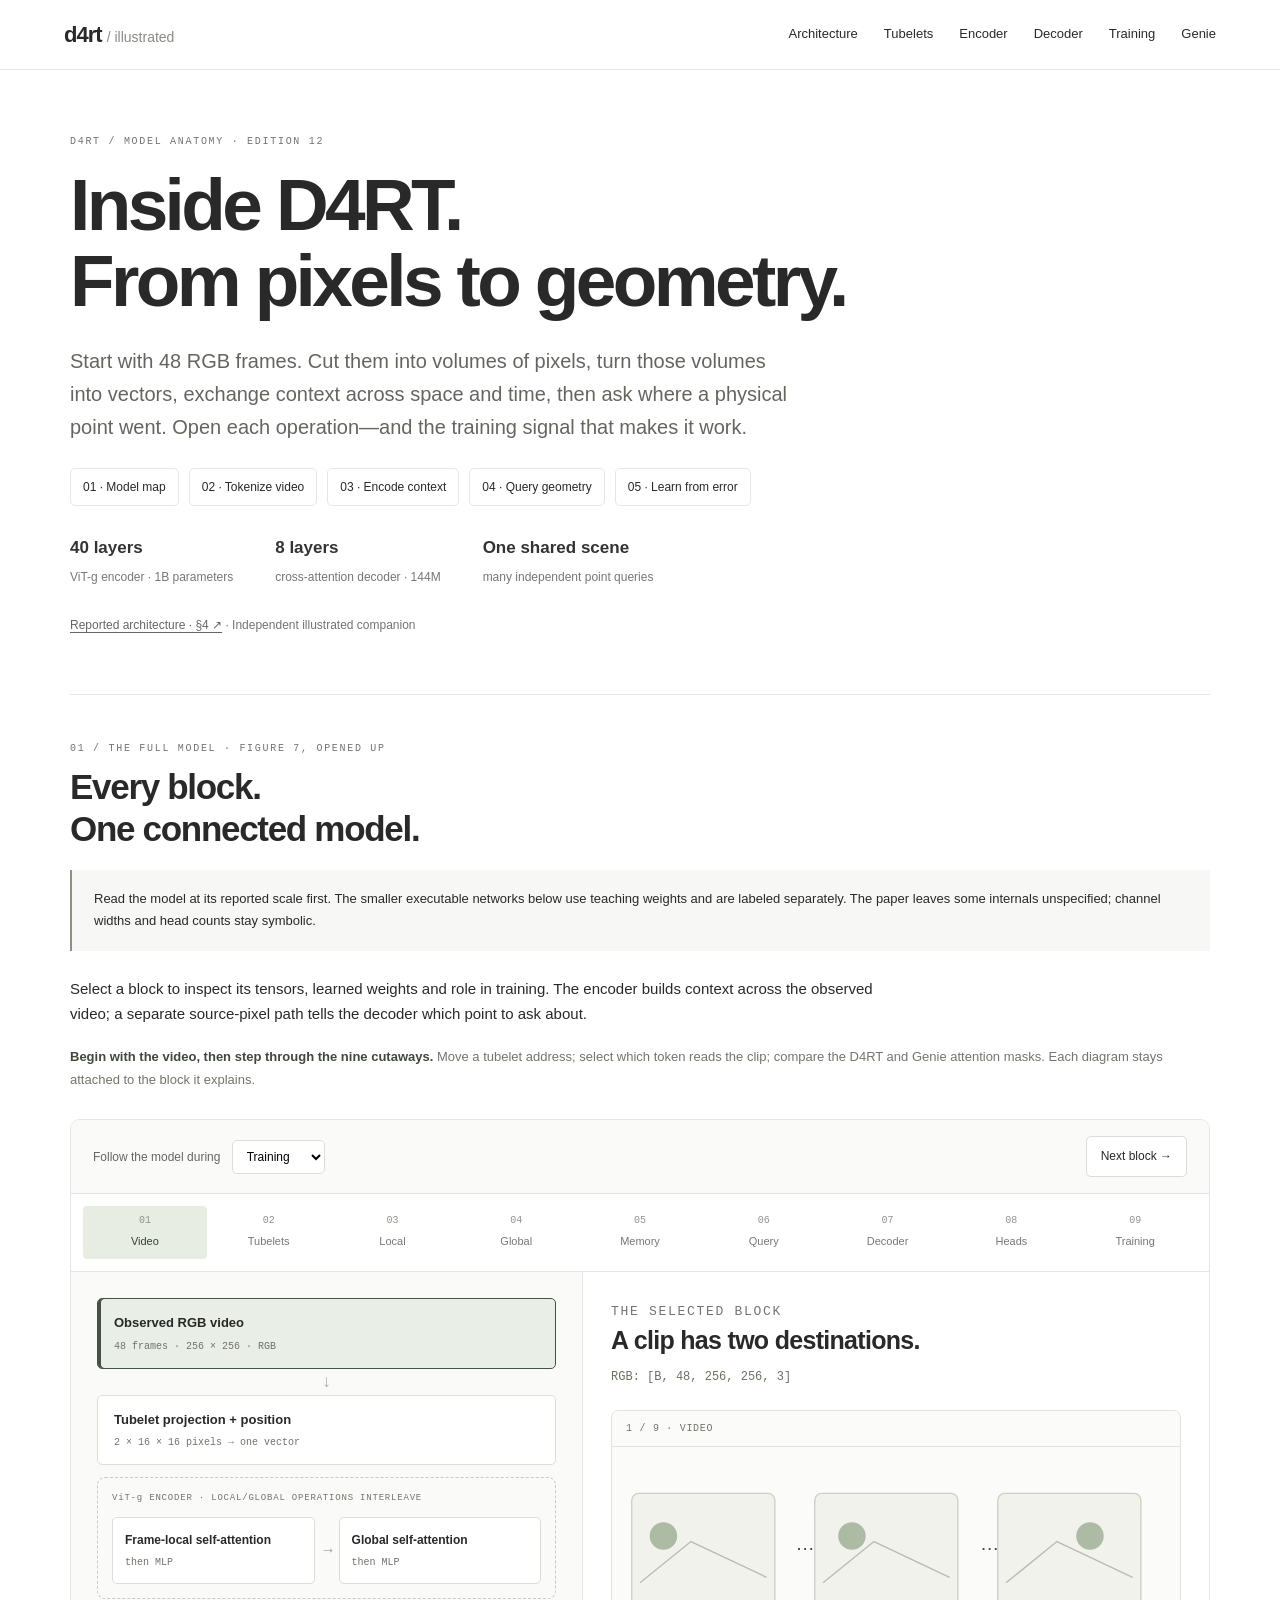
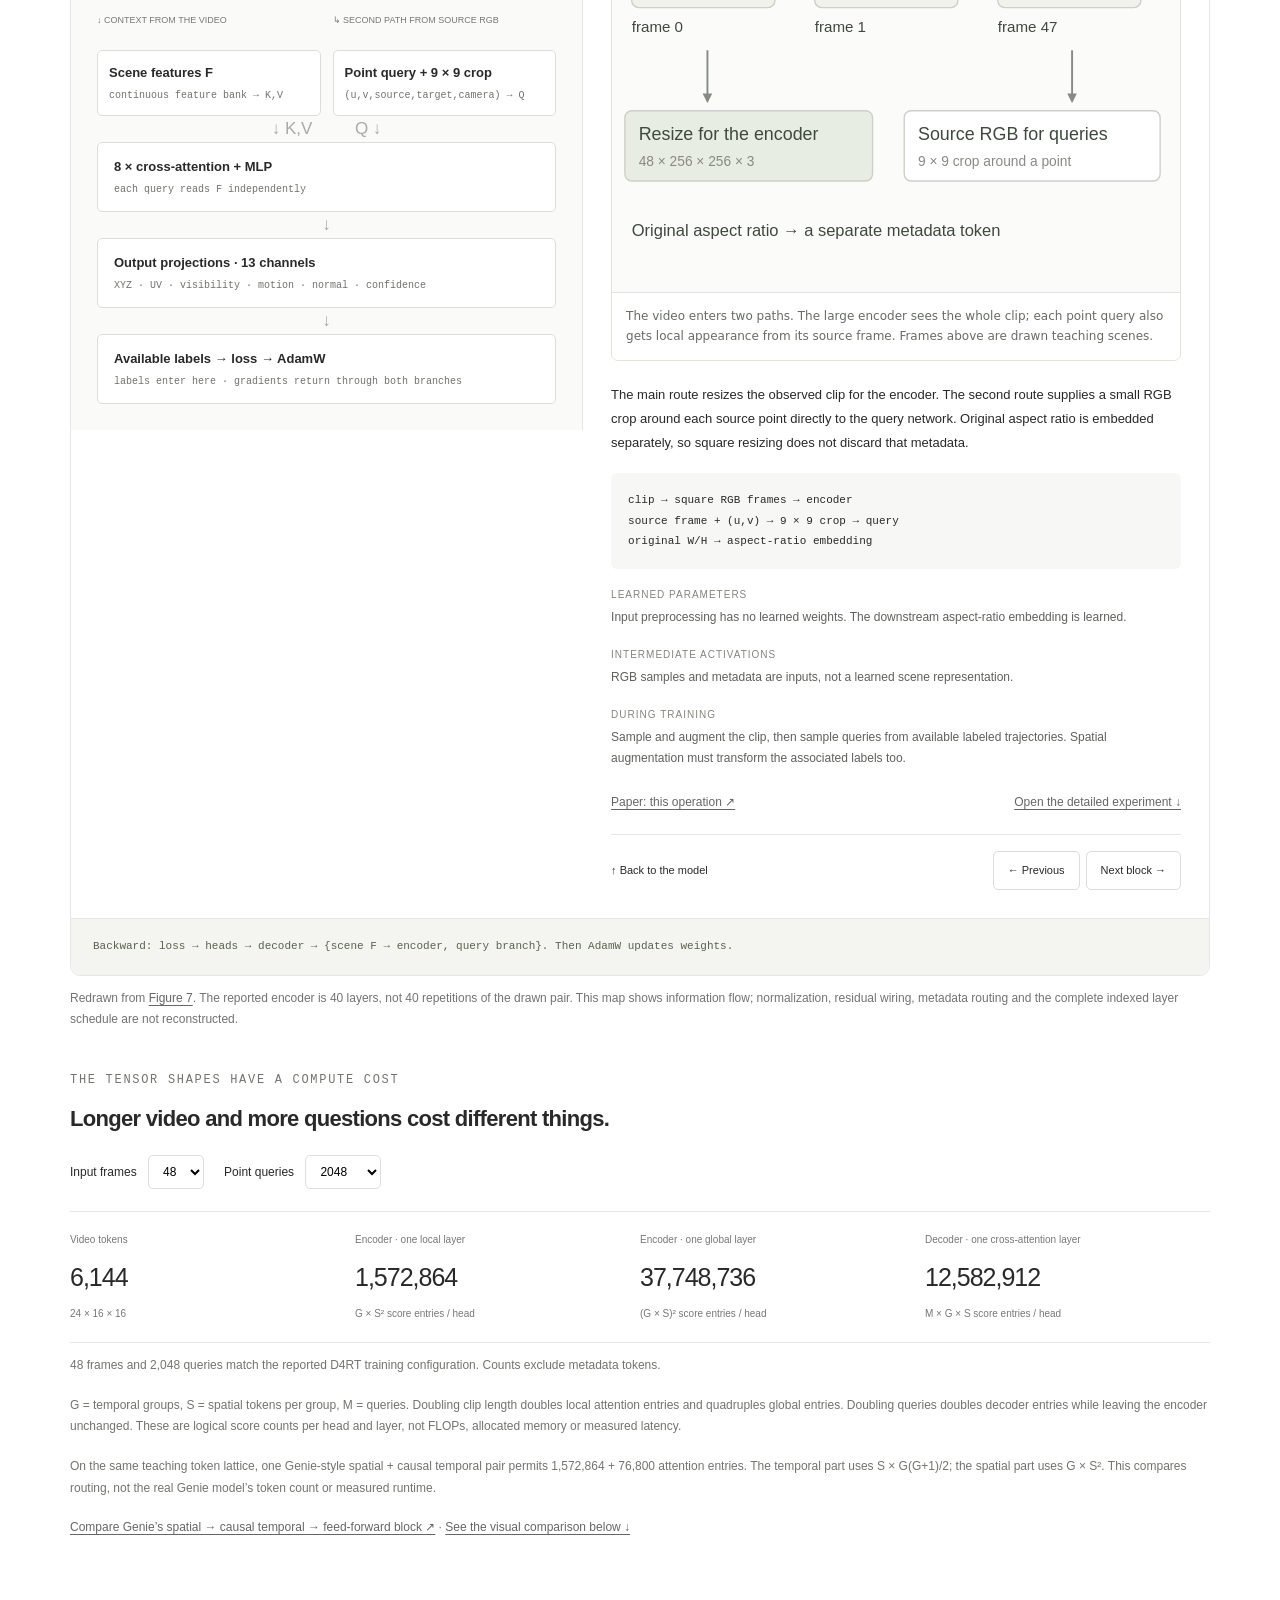
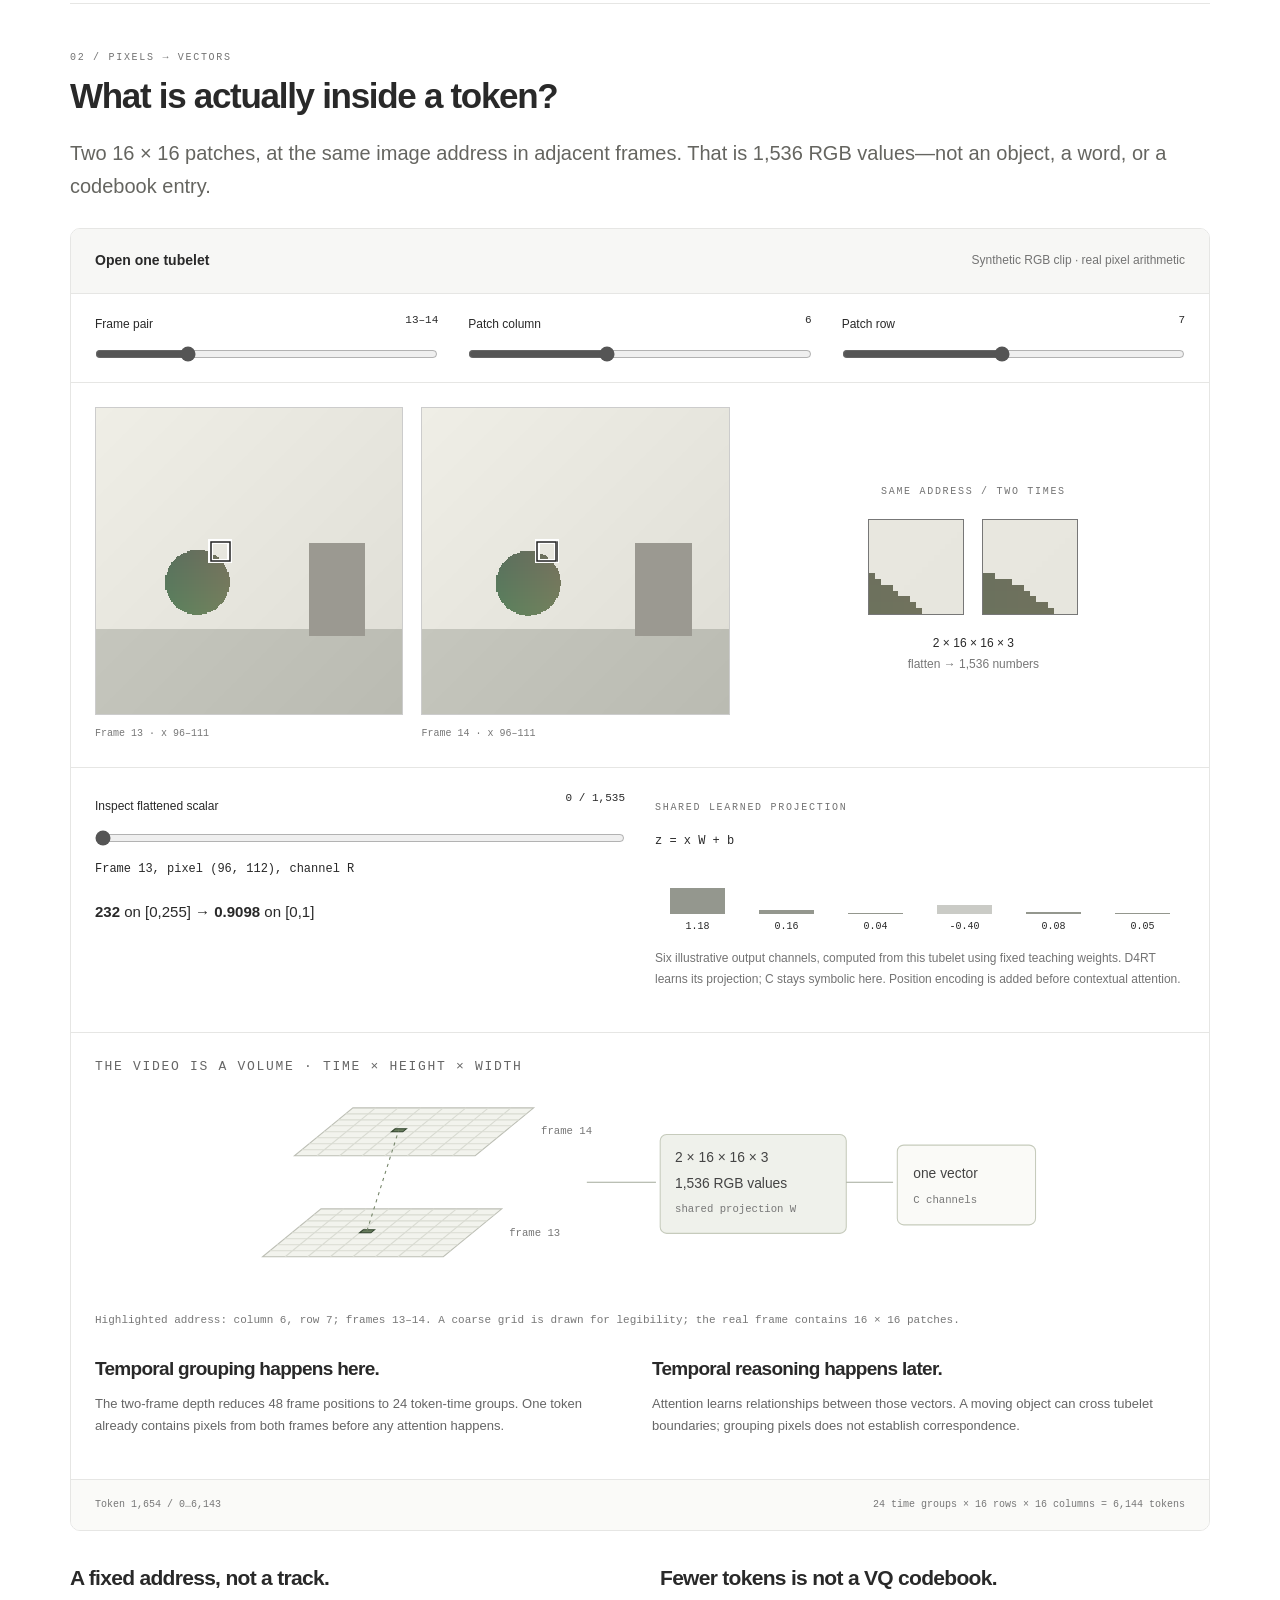
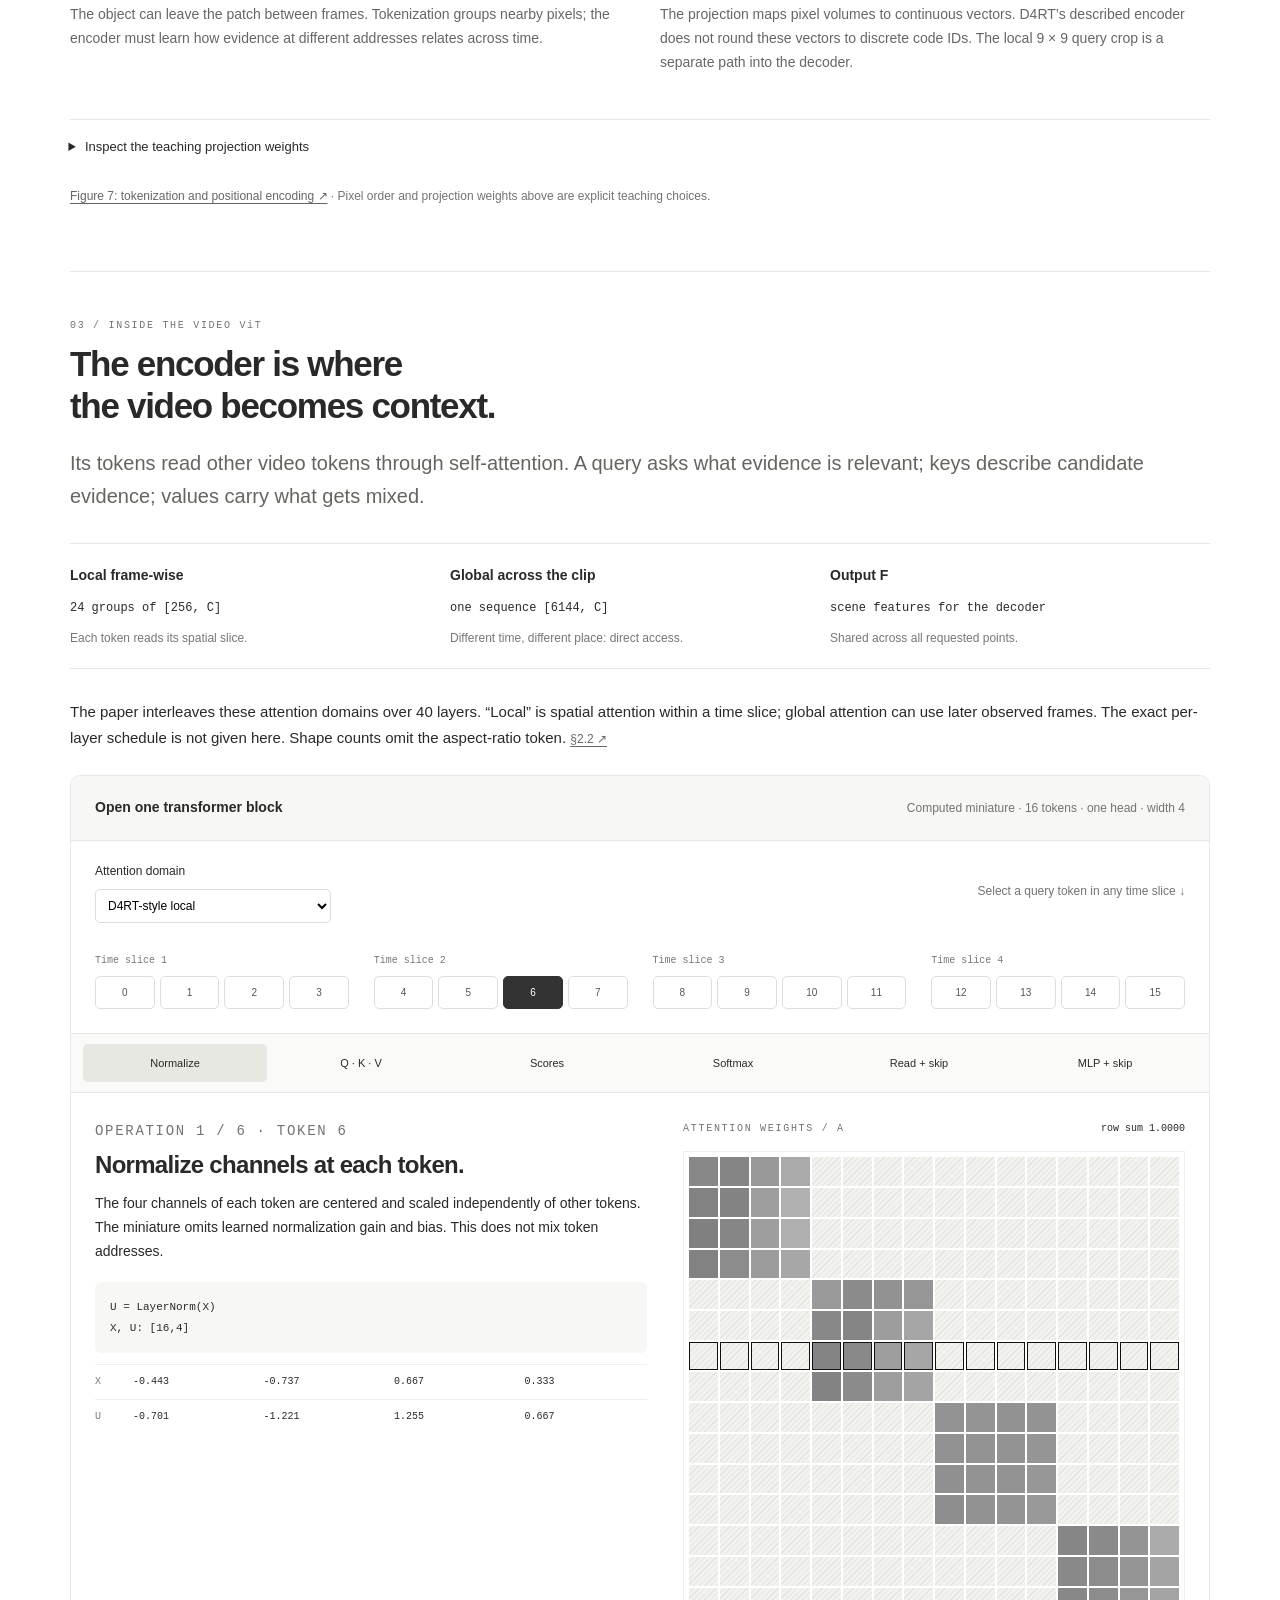
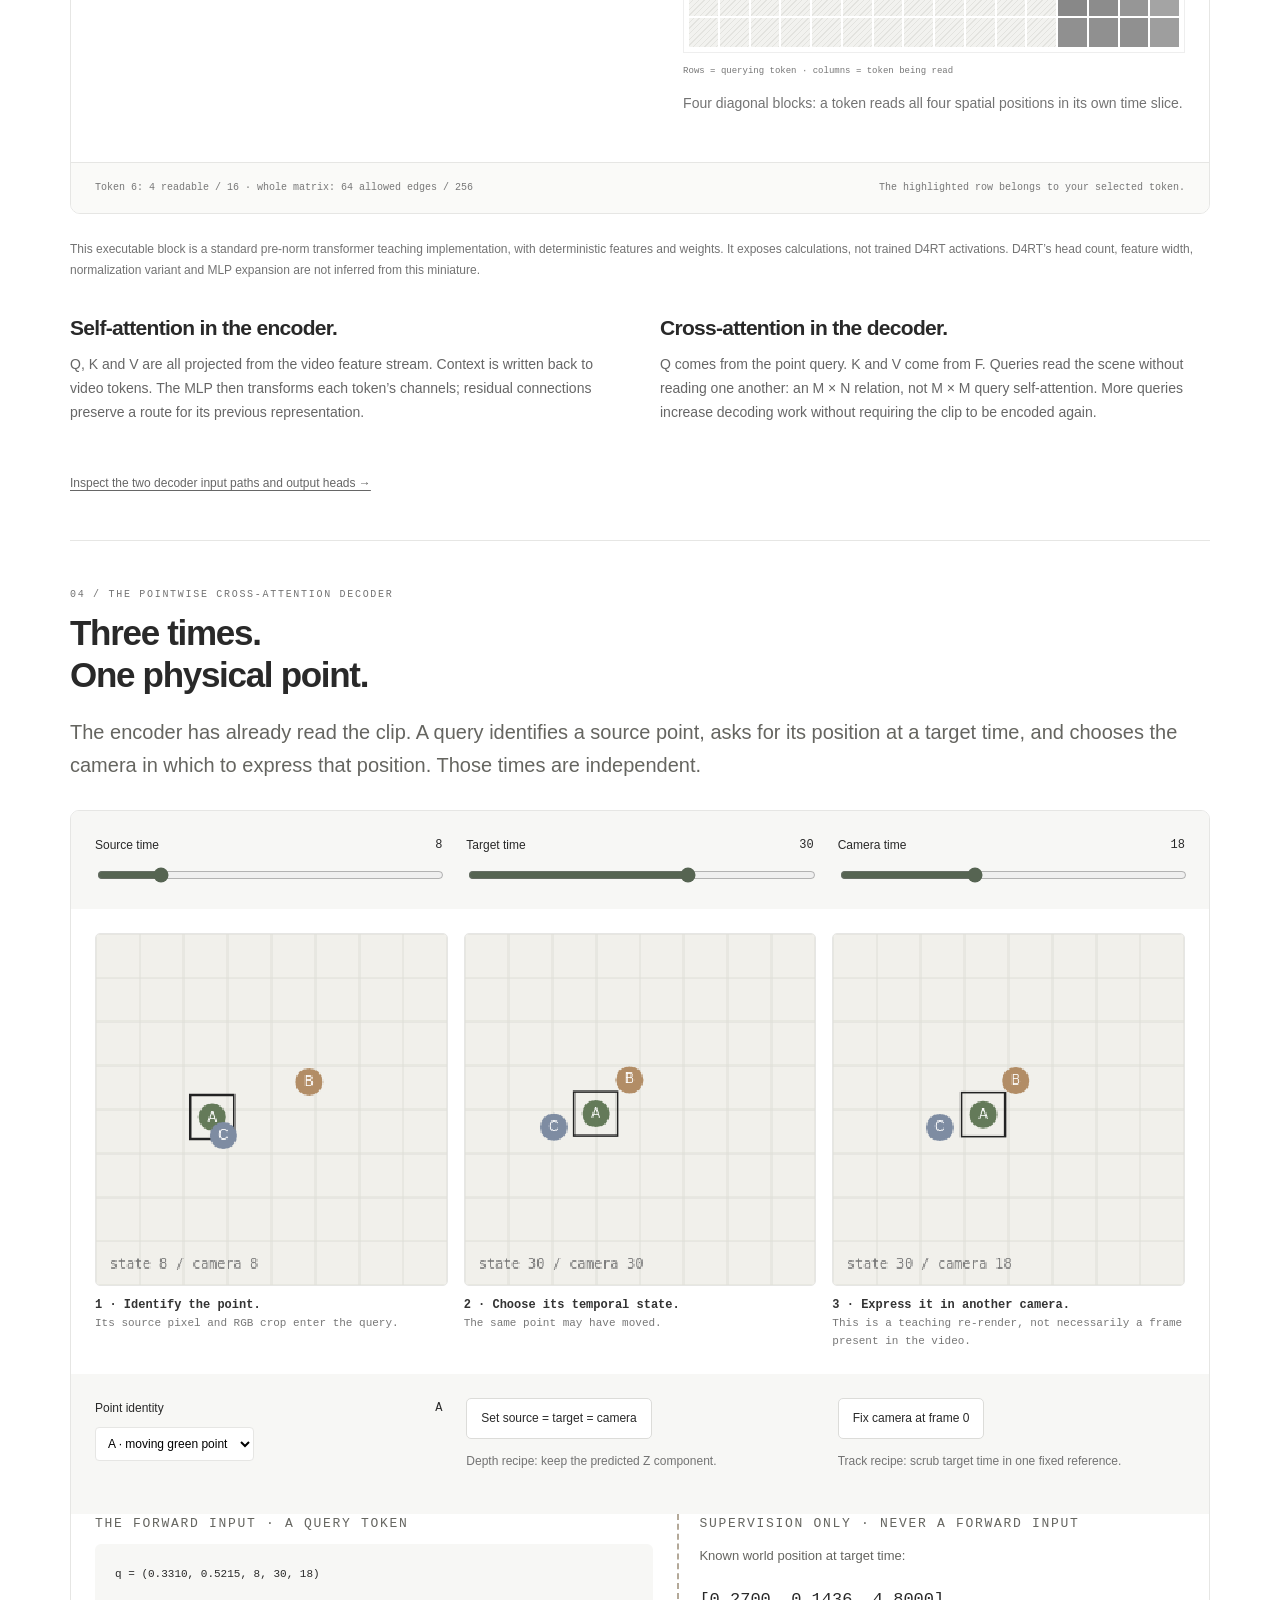
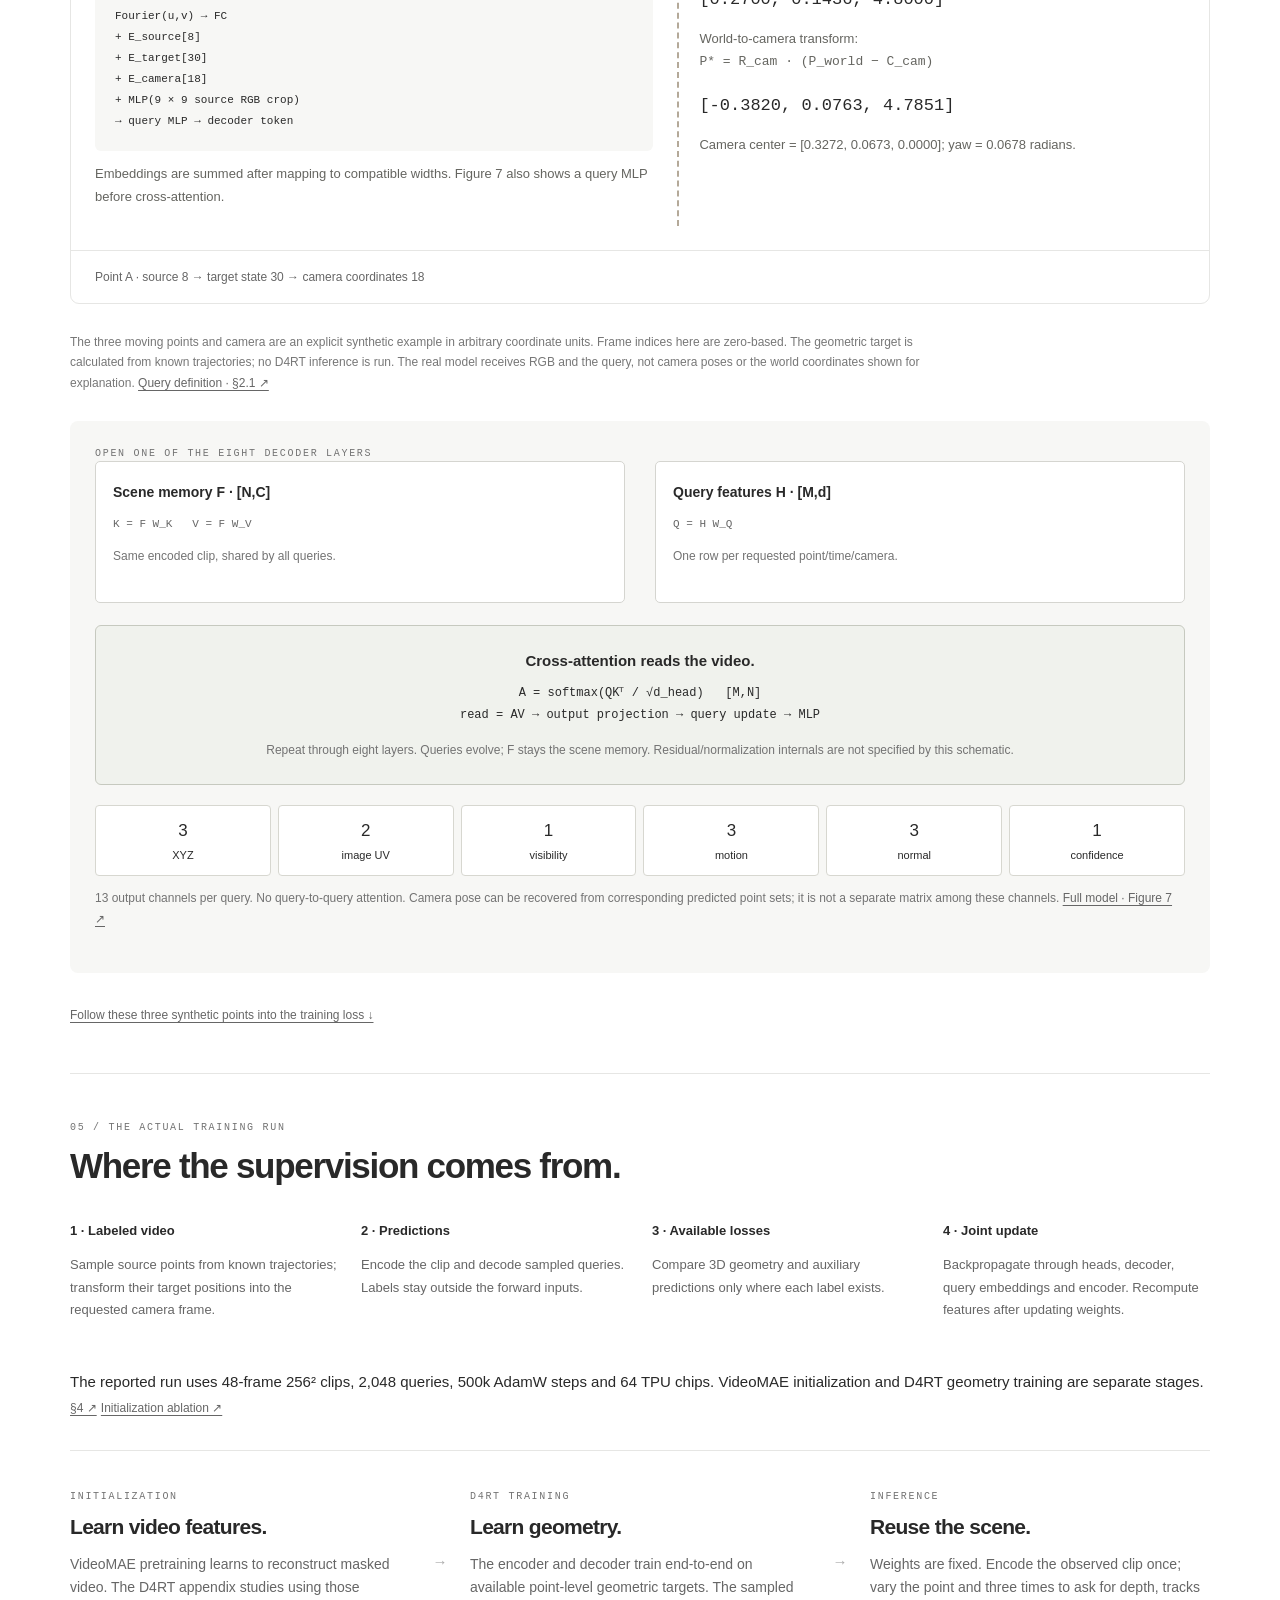
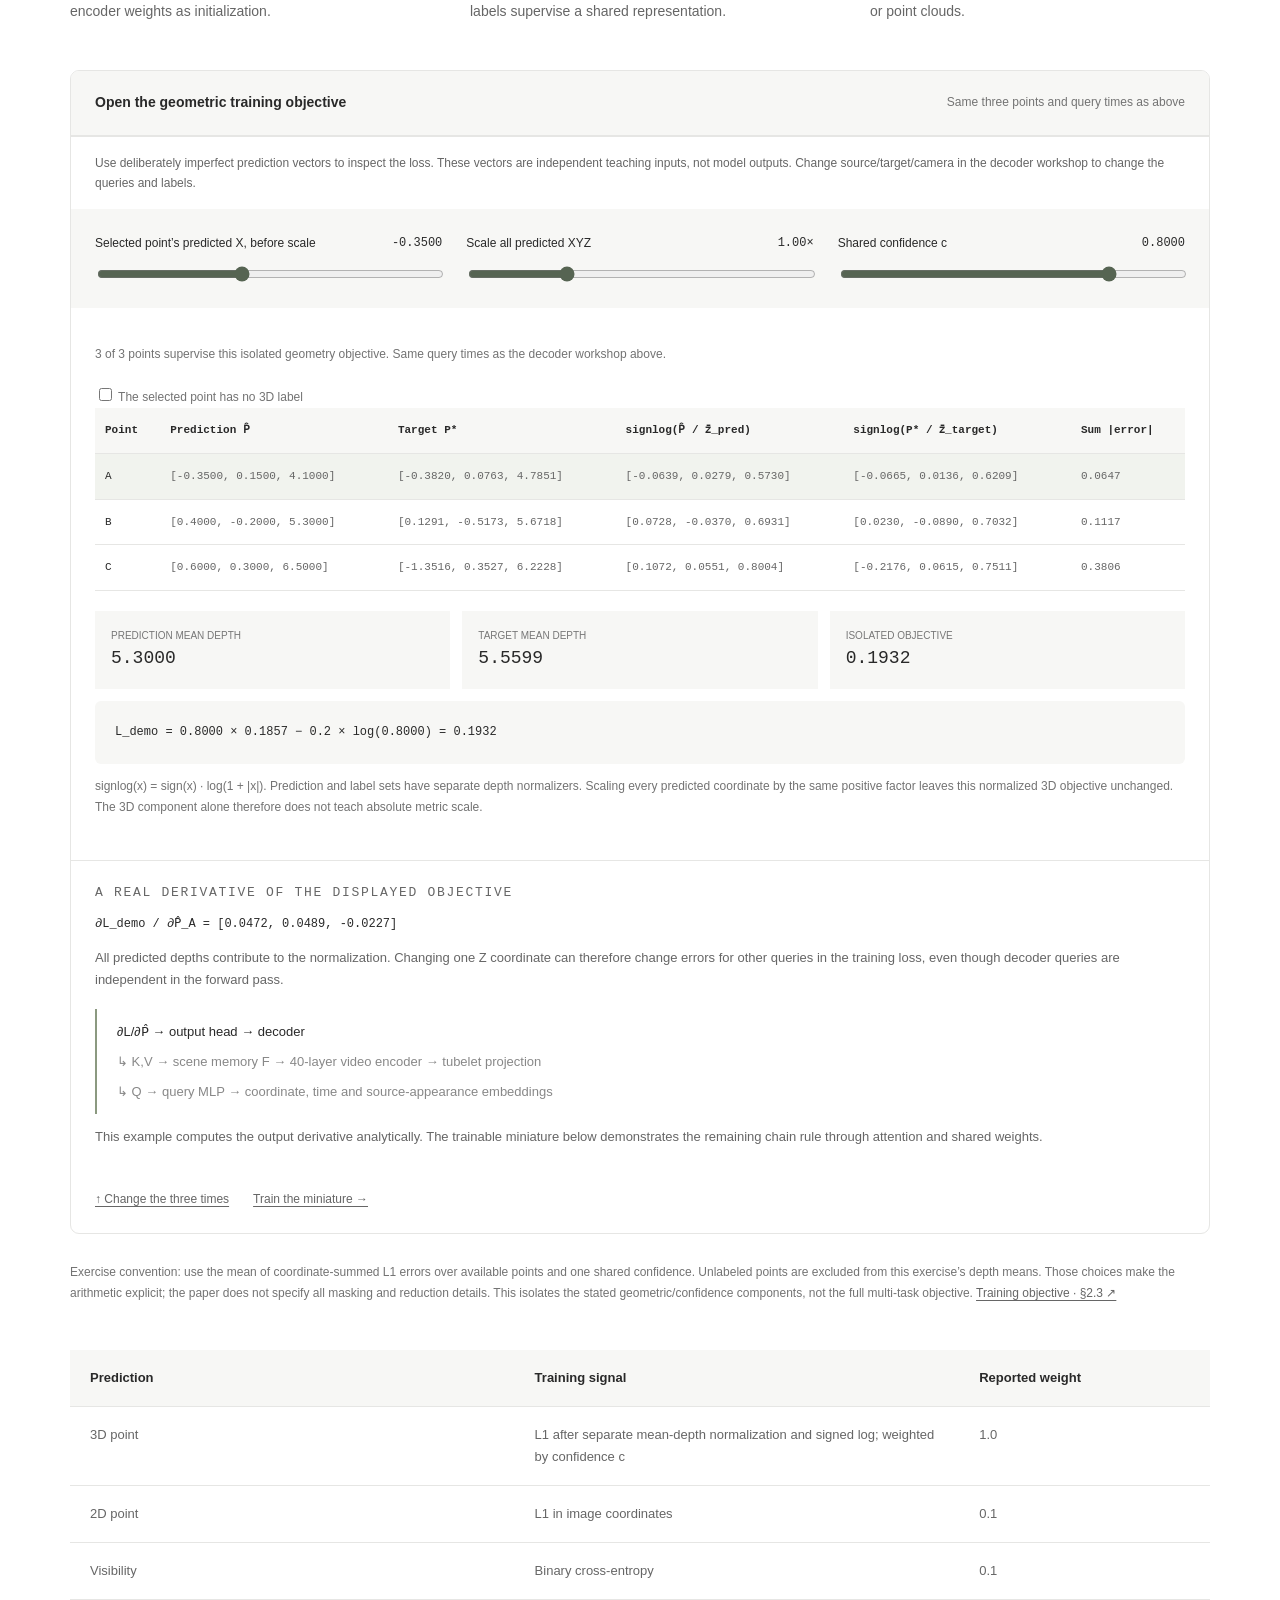
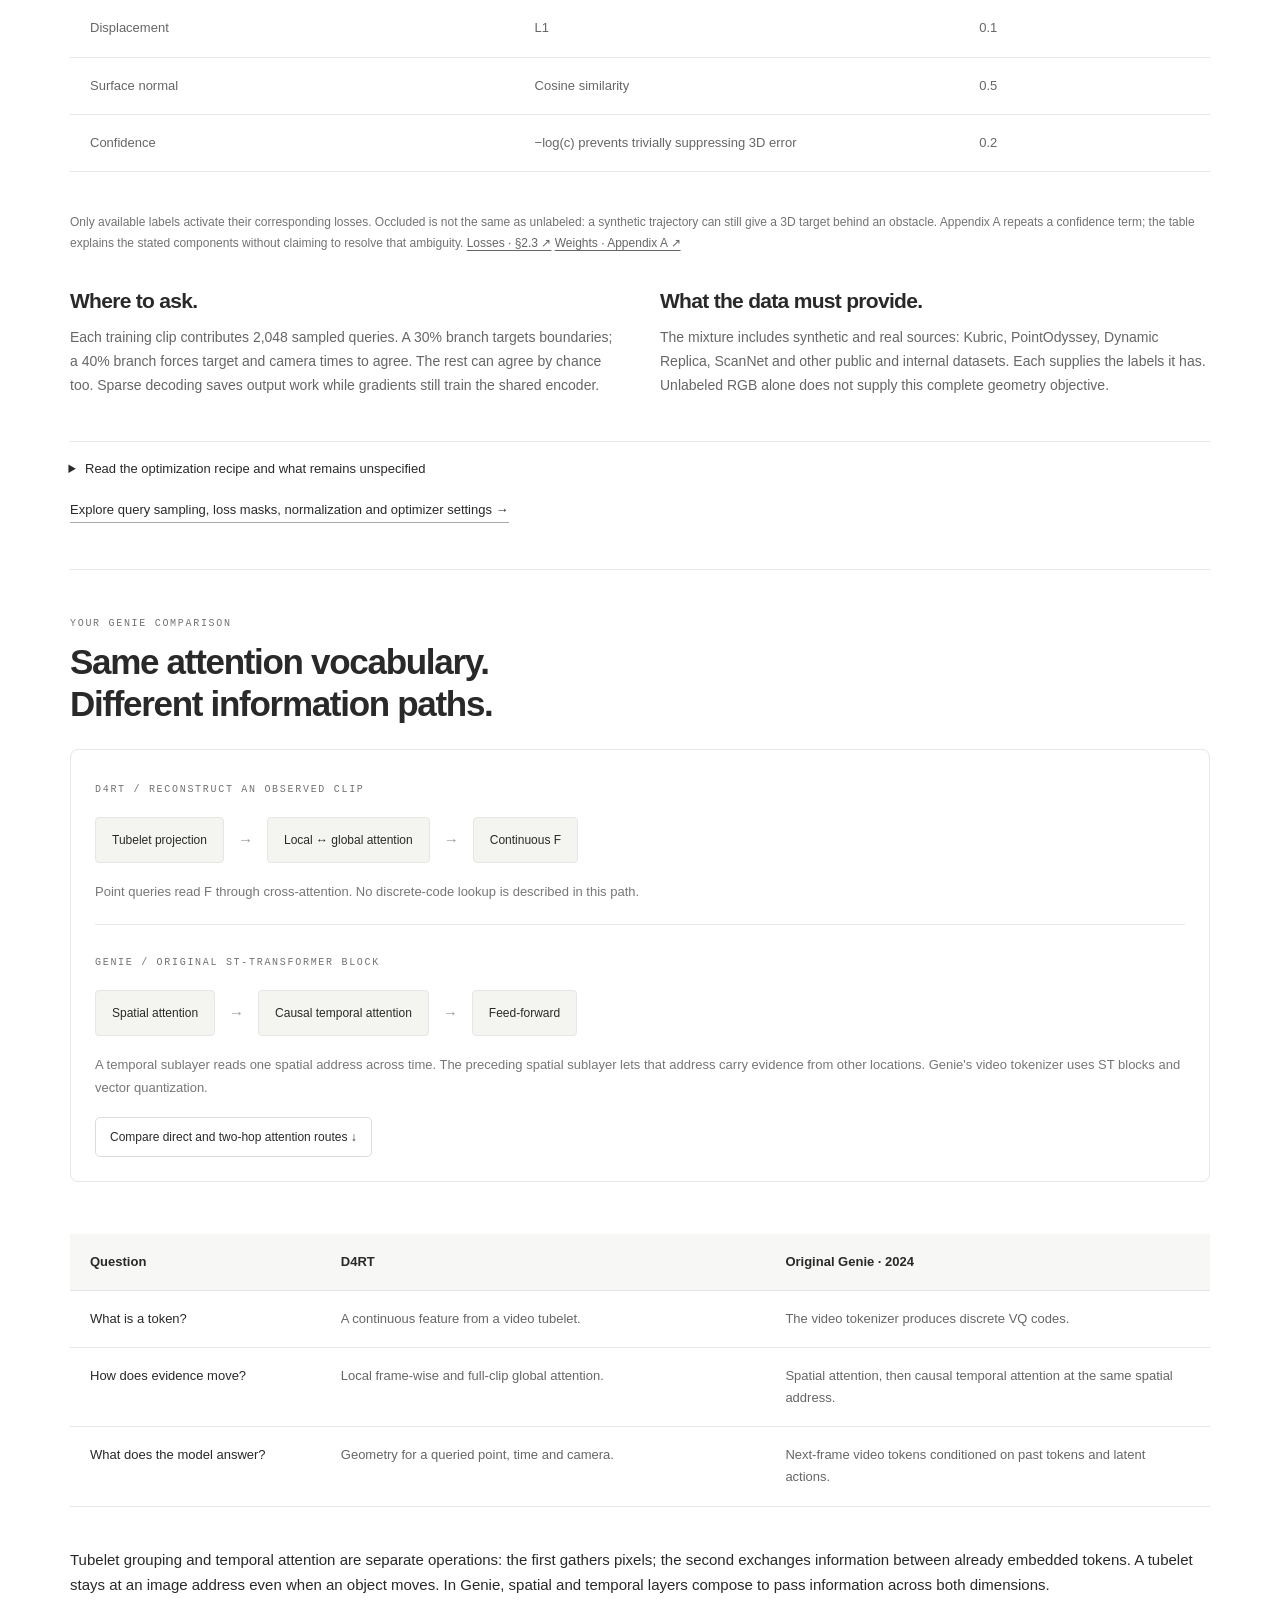
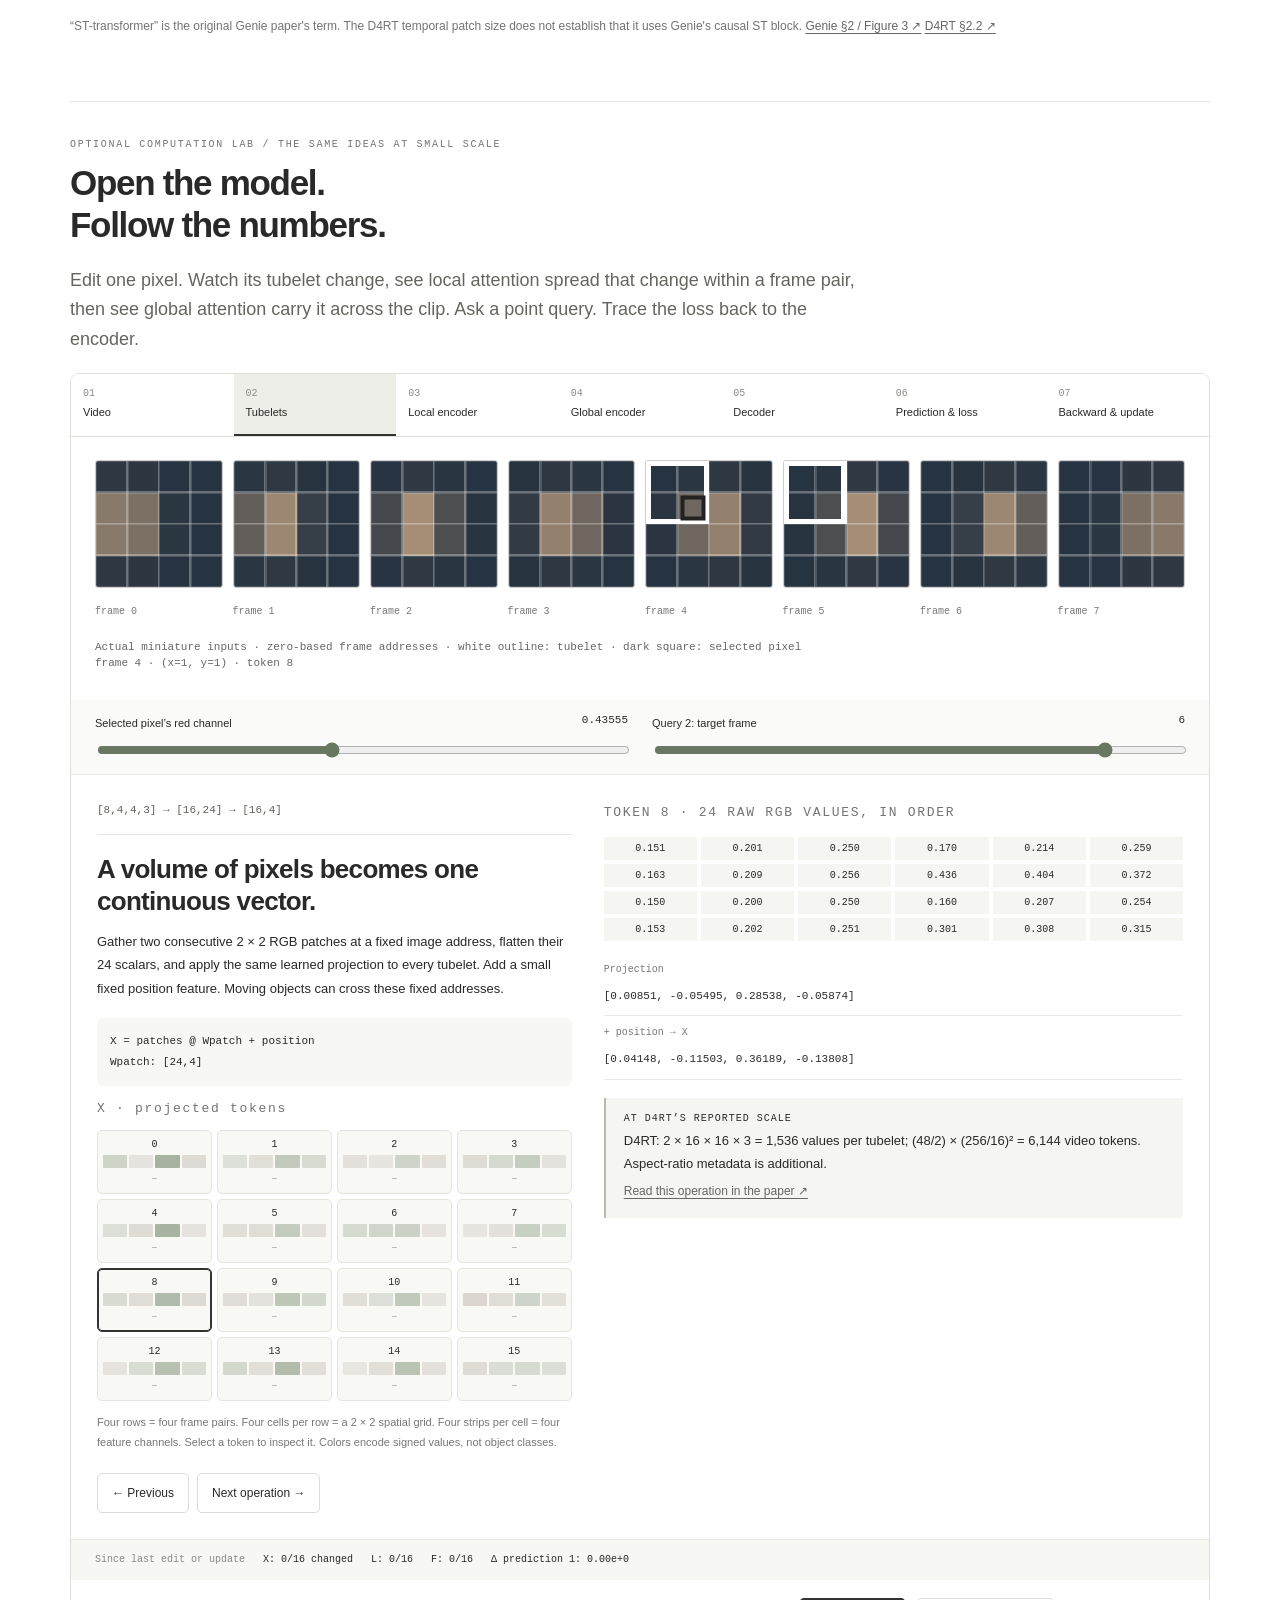
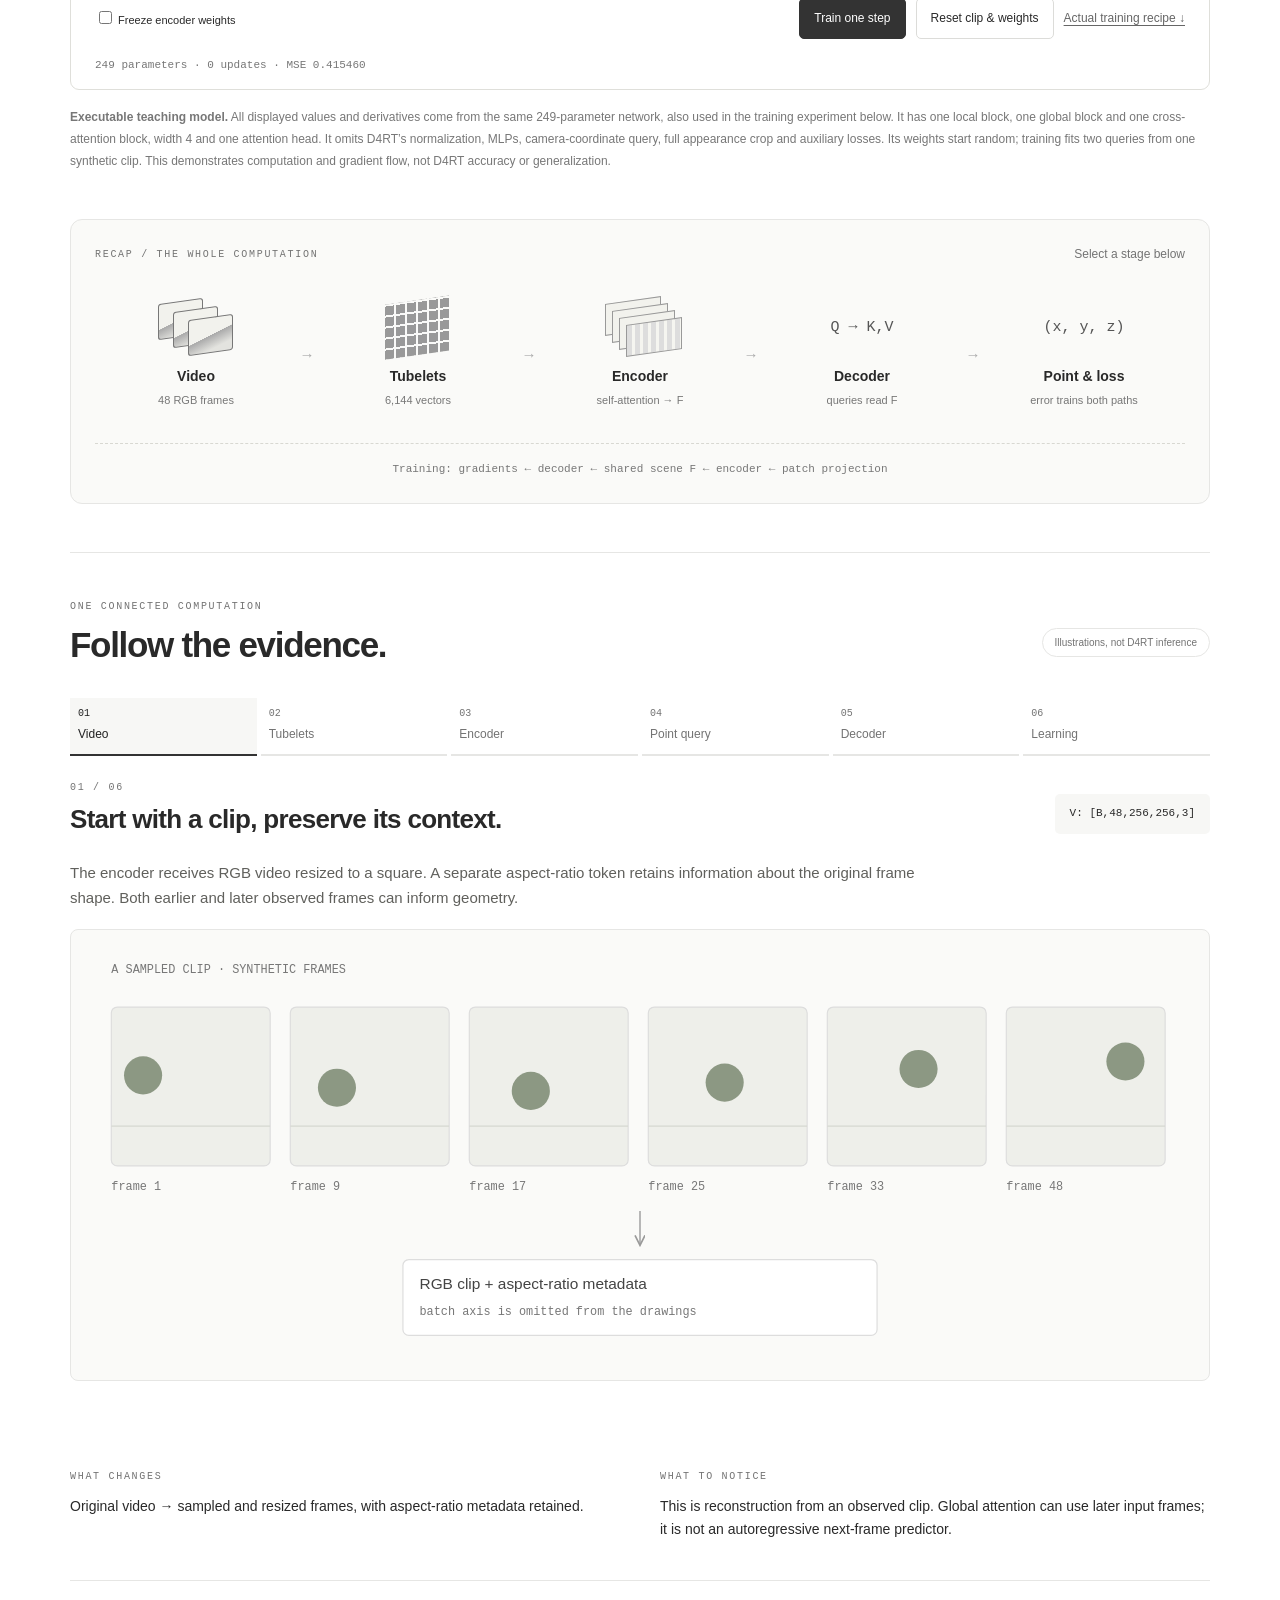
<file: anatomy.html>
<!doctype html>
<html lang="en">
<head>
<meta charset="utf-8"><meta name="viewport" content="width=device-width, initial-scale=1">
<title>Inside D4RT — a video's lifetime</title>
<meta name="description" content="Follow pixels through D4RT's tubelet projection, ViT encoder, cross-attention decoder and training. An interactive, source-grounded anatomy.">
<link rel="stylesheet" href="tour.css?v=7"><script defer src="tour.js?v=10"></script>
<link rel="stylesheet" href="deep-dive.css?v=8"><script defer src="deep-dive.js?v=8"></script>
<link rel="stylesheet" href="atlas.css?v=9"><script defer src="atlas.js?v=12"></script>
<link rel="stylesheet" href="lifetime.css?v=10"><script defer src="lifetime.js?v=10"></script>
<link rel="stylesheet" href="geometry-lab.css?v=11"><script defer src="geometry-lab.js?v=11"></script>
<link rel="stylesheet" href="atlas-cutaways.css?v=12"><script defer src="atlas-cutaways.js?v=12"></script>
</head>
<body>
<a class="skip" href="#model-atlas">Skip to the anatomy</a>
<header><a href="index.html" class="brand">d4rt <span>/ illustrated</span></a><nav aria-label="Site"><a href="#model-atlas">Architecture</a><a href="#tokenizer">Tubelets</a><a href="#encoder">Encoder</a><a href="#decoder">Decoder</a><a href="#training">Training</a><a href="#genie">Genie</a></nav></header>
<main>
<div class="intro" id="overview"><p class="eyebrow">D4RT / MODEL ANATOMY · EDITION 12</p><h1>Inside D4RT.<br>From pixels to geometry.</h1><p class="lead">Start with 48 RGB frames. Cut them into volumes of pixels, turn those volumes into vectors, exchange context across space and time, then ask where a physical point went. Open each operation—and the training signal that makes it work.</p><div class="chapter-index"><a href="#model-atlas">01 · Model map</a><a href="#tokenizer">02 · Tokenize video</a><a href="#encoder">03 · Encode context</a><a href="#decoder">04 · Query geometry</a><a href="#training">05 · Learn from error</a></div><div class="hero-facts"><span><b>40 layers</b>ViT-g encoder · 1B parameters</span><span><b>8 layers</b>cross-attention decoder · 144M</span><span><b>One shared scene</b>many independent point queries</span></div><p class="small"><a class="source" href="https://arxiv.org/html/2512.08924v2#S4">Reported architecture · §4 ↗</a> · Independent illustrated companion</p></div>
<section id="model-atlas" aria-labelledby="atlas-heading">
<p class="eyebrow">01 / THE FULL MODEL · FIGURE 7, OPENED UP</p>
<h2 id="atlas-heading">Every block.<br>One connected model.</h2>
<p class="anatomy-reading-note">Read the model at its reported scale first. The smaller executable networks below use teaching weights and are labeled separately. The paper leaves some internals unspecified; channel widths and head counts stay symbolic.</p><p class="atlas-intro">Select a block to inspect its tensors, learned weights and role in training. The encoder builds context across the observed video; a separate source-pixel path tells the decoder which point to ask about.</p>
<p class="cutaway-guide"><b>Begin with the video, then step through the nine cutaways.</b> Move a tubelet address; select which token reads the clip; compare the D4RT and Genie attention masks. Each diagram stays attached to the block it explains.</p>
<div class="atlas-shell">
<div class="atlas-toolbar"><label>Follow the model during <select id="atlas-mode"><option value="train">Training</option><option value="infer">Inference</option></select></label><button id="atlas-next" type="button">Next block →</button></div>
<div id="atlas-cutaway-stages" class="cutaway-stages" role="group" aria-label="Follow the video through the model"></div>
<div class="atlas-grid">
<div class="atlas-model" id="atlas-model" role="group" aria-label="Interactive D4RT architecture">
<button class="atlas-node" type="button" data-atlas="video"><strong>Observed RGB video</strong><small>48 frames · 256 × 256 · RGB</small></button>
<div class="atlas-arrow" aria-hidden="true">↓</div>
<button class="atlas-node" type="button" data-atlas="patch"><strong>Tubelet projection + position</strong><small>2 × 16 × 16 pixels → one vector</small></button>
<div class="atlas-enclosure"><p>ViT-g ENCODER · LOCAL/GLOBAL OPERATIONS INTERLEAVE</p><div class="atlas-pair">
<button class="atlas-node" type="button" data-atlas="local"><strong>Frame-local self-attention</strong><small>then MLP</small></button>
<span class="atlas-between" aria-hidden="true">→</span><button class="atlas-node" type="button" data-atlas="global"><strong>Global self-attention</strong><small>then MLP</small></button>
</div></div>
<div class="atlas-forks"><div><p>↓ CONTEXT FROM THE VIDEO</p><button class="atlas-node" type="button" data-atlas="scene"><strong>Scene features F</strong><small>continuous feature bank → K,V</small></button></div><div><p>↳ SECOND PATH FROM SOURCE RGB</p><button class="atlas-node" type="button" data-atlas="query"><strong>Point query + 9 × 9 crop</strong><small>(u,v,source,target,camera) → Q</small></button></div></div>
<div class="atlas-arrow" aria-hidden="true">↓ K,V &nbsp;&nbsp;&nbsp;&nbsp;&nbsp;&nbsp;&nbsp; Q ↓</div>
<button class="atlas-node" type="button" data-atlas="decoder"><strong>8 × cross-attention + MLP</strong><small>each query reads F independently</small></button>
<div class="atlas-arrow" aria-hidden="true">↓</div>
<button class="atlas-node" type="button" data-atlas="heads"><strong>Output projections · 13 channels</strong><small>XYZ · UV · visibility · motion · normal · confidence</small></button>
<div class="atlas-arrow" aria-hidden="true">↓</div>
<button class="atlas-node" type="button" data-atlas="loss" id="atlas-loss"><strong>Available labels → loss → AdamW</strong><small>labels enter here · gradients return through both branches</small></button>
</div>
<div class="atlas-inspector" id="atlas-inspector" tabindex="-1" aria-labelledby="atlas-title"><p class="eyebrow">THE SELECTED BLOCK</p><h3 id="atlas-title"></h3><code id="atlas-shape"></code><figure class="cutaway-figure"><p id="atlas-cutaway-step"></p><svg id="atlas-cutaway-svg" viewBox="0 0 404 306" role="img" aria-label="Model operation diagram"></svg><div class="cutaway-controls" id="atlas-cutaway-controls" hidden><div id="atlas-route-controls" hidden><label>Select a query token · 4 spatial addresses per time group</label><div id="atlas-token-buttons" class="cutaway-tokens"></div><label><input type="checkbox" id="atlas-comparison"> Compare Genie's causal temporal sublayer</label></div><div id="atlas-tube-controls" hidden><div class="cutaway-tube-sliders"><label>Time group<input id="atlas-tube-group" type="range" min="0" max="23" value="4"></label><label>Patch row<input id="atlas-tube-row" type="range" min="0" max="15" value="7"></label><label>Patch column<input id="atlas-tube-col" type="range" min="0" max="15" value="8"></label></div><output id="atlas-tube-index"></output></div></div><figcaption id="atlas-cutaway-caption"></figcaption></figure><p id="atlas-body"></p><pre id="atlas-operation"></pre><dl><dt>Learned parameters</dt><dd id="atlas-weights"></dd><dt>Intermediate activations</dt><dd id="atlas-activation"></dd><dt id="atlas-lifetime-label"></dt><dd id="atlas-lifetime"></dd></dl><div class="atlas-links"><a id="atlas-source" class="source">Paper: this operation ↗</a><a id="atlas-deeper" class="source">Open the detailed experiment ↓</a></div><div class="atlas-detail-nav"><a href="#atlas-model">↑ Back to the model</a><div><button type="button" id="atlas-prev-detail">← Previous</button><button type="button" id="atlas-next-detail">Next block →</button></div></div></div>
</div><p id="atlas-return" class="atlas-return"></p><p id="atlas-status" class="atlas-status" role="status"></p>
</div>
<p class="small">Redrawn from <a class="source" href="https://arxiv.org/html/2512.08924v2#A1">Figure 7</a>. The reported encoder is 40 layers, not 40 repetitions of the drawn pair. This map shows information flow; normalization, residual wiring, metadata routing and the complete indexed layer schedule are not reconstructed.</p>
<div class="atlas-budget"><p class="eyebrow">THE TENSOR SHAPES HAVE A COMPUTE COST</p><h3>Longer video and more questions cost different things.</h3>
<div class="atlas-budget-controls"><label>Input frames <select id="atlas-frames"><option>16</option><option>32</option><option selected>48</option><option>96</option></select></label><label>Point queries <select id="atlas-queries"><option>1</option><option>256</option><option selected>2048</option><option>65536</option></select></label></div>
<div id="atlas-counts" class="atlas-counts" aria-live="polite"></div>
<p id="atlas-budget-note"></p><p>G = temporal groups, S = spatial tokens per group, M = queries. Doubling clip length doubles local attention entries and quadruples global entries. Doubling queries doubles decoder entries while leaving the encoder unchanged. These are logical score counts per head and layer, not FLOPs, allocated memory or measured latency.</p><p id="atlas-genie-cost"></p><p><a class="source" href="https://arxiv.org/html/2402.15391v1#S2">Compare Genie’s spatial → causal temporal → feed-forward block ↗</a> · <a class="source" href="#genie">See the visual comparison below ↓</a></p>
</div>
</section>
<section id="tokenizer">
  <p class="eyebrow">02 / PIXELS → VECTORS</p><h2>What is actually inside a token?</h2>
  <p class="lead">Two 16 × 16 patches, at the same image address in adjacent frames. That is 1,536 RGB values—not an object, a word, or a codebook entry.</p>
  <div class="lab-shell">
    <div class="lab-heading"><b>Open one tubelet</b><span class="small">Synthetic RGB clip · real pixel arithmetic</span></div>
    <div class="pixel-controls"><label>Frame pair <output id="dd-time-out"></output><input id="dd-time" type="range" min="0" max="23" value="6"></label><label>Patch column <output id="dd-col-out"></output><input id="dd-col" type="range" min="0" max="15" value="6"></label><label>Patch row <output id="dd-row-out"></output><input id="dd-row" type="range" min="0" max="15" value="7"></label></div>
    <div class="pixel-pipeline"><div class="frames"><figure><canvas id="dd-frame-a" width="256" height="256" aria-label="First RGB frame with selected patch"></canvas><figcaption id="dd-frame-a-label"></figcaption></figure><figure><canvas id="dd-frame-b" width="256" height="256" aria-label="Second RGB frame with the same patch address"></canvas><figcaption id="dd-frame-b-label"></figcaption></figure></div><div class="patch-closeup"><span class="eyebrow">SAME ADDRESS / TWO TIMES</span><div><canvas id="dd-crop-a" width="16" height="16" aria-label="First sixteen by sixteen crop"></canvas><canvas id="dd-crop-b" width="16" height="16" aria-label="Second sixteen by sixteen crop"></canvas></div><b>2 × 16 × 16 × 3</b><span>flatten → 1,536 numbers</span></div></div>
    <div class="pixel-readout"><div><label for="dd-scalar">Inspect flattened scalar <output id="dd-scalar-out"></output></label><input id="dd-scalar" type="range" min="0" max="1535" value="0"><p id="dd-pixel-address" class="mono"></p><p id="dd-pixel-value"></p></div><div><span class="eyebrow">SHARED LEARNED PROJECTION</span><p class="mono">z = x W + b</p><div id="dd-features" class="feature-strip"></div><p class="small">Six illustrative output channels, computed from this tubelet using fixed teaching weights. D4RT learns its projection; C stays symbolic here. Position encoding is added before contextual attention.</p></div></div>
    <div class="tubelet-cutaway"><p class="eyebrow">THE VIDEO IS A VOLUME · TIME × HEIGHT × WIDTH</p><div class="tubelet-pan" tabindex="0" role="region" aria-label="Tubelet volume diagram; scroll horizontally on small screens"><svg id="geo-volume" viewBox="0 0 790 210" role="img" aria-label="Video frames stacked across time; two patches at the same image address form one tubelet"></svg></div><p id="geo-volume-address" class="tube-caption"></p><div class="tube-layers"><div><h3>Temporal grouping happens here.</h3><p>The two-frame depth reduces 48 frame positions to 24 token-time groups. One token already contains pixels from both frames before any attention happens.</p></div><div><h3>Temporal reasoning happens later.</h3><p>Attention learns relationships between those vectors. A moving object can cross tubelet boundaries; grouping pixels does not establish correspondence.</p></div></div></div>
    <div class="lab-bottom"><code id="dd-token-address"></code><span>24 time groups × 16 rows × 16 columns = 6,144 tokens</span></div>
  </div>
  <div class="two-notes"><div><h3>A fixed address, not a track.</h3><p>The object can leave the patch between frames. Tokenization groups nearby pixels; the encoder must learn how evidence at different addresses relates across time.</p></div><div><h3>Fewer tokens is not a VQ codebook.</h3><p>The projection maps pixel volumes to continuous vectors. D4RT’s described encoder does not round these vectors to discrete code IDs. The local 9 × 9 query crop is a separate path into the decoder.</p></div></div>
  <details><summary>Inspect the teaching projection weights</summary><pre>x[k] = pixel[k] / 255
W[k,j] = cos((k+1)(j+1) × 0.013) / √1536
b[j] = 0
z[j] = Σₖ x[k] W[k,j]</pre><p class="small">The six displayed channels are a fixed linear projection. Negative and positive values are both retained. An actual D4RT patch projection learns its weights during training; this inspector does not load them.</p></details><p class="small"><a class="source" href="https://arxiv.org/html/2512.08924v2#A1">Figure 7: tokenization and positional encoding ↗</a> · Pixel order and projection weights above are explicit teaching choices.</p>
</section>
<section id="encoder">
  <p class="eyebrow">03 / INSIDE THE VIDEO ViT</p><h2>The encoder is where<br>the video becomes context.</h2>
  <p class="lead">Its tokens read other video tokens through self-attention. A query asks what evidence is relevant; keys describe candidate evidence; values carry what gets mixed.</p>
  <div class="encoder-spec"><div><b>Local frame-wise</b><code>24 groups of [256, C]</code><span>Each token reads its spatial slice.</span></div><div><b>Global across the clip</b><code>one sequence [6144, C]</code><span>Different time, different place: direct access.</span></div><div><b>Output F</b><code>scene features for the decoder</code><span>Shared across all requested points.</span></div></div>
  <p>The paper interleaves these attention domains over 40 layers. “Local” is spatial attention within a time slice; global attention can use later observed frames. The exact per-layer schedule is not given here. Shape counts omit the aspect-ratio token. <a class="source" href="https://arxiv.org/html/2512.08924v2#S2.SS2">§2.2 ↗</a></p>
  <div class="lab-shell encoder-lab">
    <div class="lab-heading"><b>Open one transformer block</b><span class="small">Computed miniature · 16 tokens · one head · width 4</span></div>
    <div class="block-controls"><label>Attention domain <select id="dd-domain"><option value="local">D4RT-style local</option><option value="global">D4RT-style global</option><option value="temporal">Genie-style causal temporal sublayer</option></select></label><span class="small">Select a query token in any time slice ↓</span></div>
    <div id="dd-token-grid" class="token-slices" aria-label="Select a query token from four time slices"></div>
    <div id="dd-block-tabs" class="operation-tabs" role="tablist" aria-label="Transformer block operations"></div>
    <div class="block-inspector" role="tabpanel" id="dd-block-panel" tabindex="0"><div><p class="eyebrow" id="dd-op-number"></p><h3 id="dd-op-title"></h3><p id="dd-op-copy"></p><pre id="dd-op-formula"></pre><div id="dd-vector-readout"></div></div><div><div class="matrix-caption"><span class="eyebrow" id="dd-matrix-title"></span><b id="dd-mass"></b></div><div id="dd-matrix" class="attention-matrix" role="img" aria-label="Sixteen by sixteen attention matrix"></div><div class="matrix-axis">Rows = querying token · columns = token being read</div><p class="small" id="dd-matrix-caption"></p></div></div>
    <div class="lab-bottom"><span id="dd-edge-count"></span><span>The highlighted row belongs to your selected token.</span></div>
  </div>
  <p class="small">This executable block is a standard pre-norm transformer teaching implementation, with deterministic features and weights. It exposes calculations, not trained D4RT activations. D4RT’s head count, feature width, normalization variant and MLP expansion are not inferred from this miniature.</p>
  <div class="two-notes"><div><h3>Self-attention in the encoder.</h3><p>Q, K and V are all projected from the video feature stream. Context is written back to video tokens. The MLP then transforms each token’s channels; residual connections preserve a route for its previous representation.</p></div><div><h3>Cross-attention in the decoder.</h3><p>Q comes from the point query. K and V come from F. Queries read the scene without reading one another: an M × N relation, not M × M query self-attention. More queries increase decoding work without requiring the clip to be encoded again.</p></div></div>
  <a class="source" href="reference.html#decoder">Inspect the two decoder input paths and output heads →</a>
</section>

<section id="decoder" aria-labelledby="decoder-heading">
<p class="eyebrow">04 / THE POINTWISE CROSS-ATTENTION DECODER</p><h2 id="decoder-heading">Three times.<br>One physical point.</h2>
<p class="lead">The encoder has already read the clip. A query identifies a source point, asks for its position at a target time, and chooses the camera in which to express that position. Those times are independent.</p>
<div class="geometry-shell" id="geometry-lab">
<div class="geometry-controls"><label>Source time <output id="geo-src-out"></output><input id="geo-src" type="range" min="0" max="47" value="8"></label><label>Target time <output id="geo-tgt-out"></output><input id="geo-tgt" type="range" min="0" max="47" value="30"></label><label>Camera time <output id="geo-cam-out"></output><input id="geo-cam" type="range" min="0" max="47" value="18"></label></div>
<div class="geometry-scenes"><figure><canvas id="geo-source" width="256" height="256" aria-label="Source point in its source video frame"></canvas><figcaption><b>1 · Identify the point.</b>Its source pixel and RGB crop enter the query.</figcaption></figure><figure><canvas id="geo-target" width="256" height="256" aria-label="The scene at target time, viewed by the target frame camera"></canvas><figcaption><b>2 · Choose its temporal state.</b>The same point may have moved.</figcaption></figure><figure><canvas id="geo-reference" width="256" height="256" aria-label="Target-time scene re-expressed from the requested camera viewpoint"></canvas><figcaption><b>3 · Express it in another camera.</b>This is a teaching re-render, not necessarily a frame present in the video.</figcaption></figure></div>
<div class="geometry-controls"><label>Point identity <output id="geo-point-out"></output><select id="geo-point"><option value="0">A · moving green point</option><option value="1">B · moving tan point</option><option value="2">C · moving gray point</option></select></label><div><button id="geo-depth-task" type="button">Set source = target = camera</button><p class="small">Depth recipe: keep the predicted Z component.</p></div><div><button id="geo-track-task" type="button">Fix camera at frame 0</button><p class="small">Track recipe: scrub target time in one fixed reference.</p></div></div>
<div class="geometry-query"><div><p class="eyebrow">THE FORWARD INPUT · A QUERY TOKEN</p><pre id="geo-query"></pre><p>Embeddings are summed after mapping to compatible widths. Figure 7 also shows a query MLP before cross-attention.</p></div><div class="label-only"><p class="eyebrow">SUPERVISION ONLY · NEVER A FORWARD INPUT</p><p>Known world position at target time:</p><code id="geo-world" class="geometry-target"></code><p>World-to-camera transform:<br><code>P* = R_cam · (P_world − C_cam)</code></p><code id="geo-coordinate" class="geometry-target"></code><p id="geo-camera"></p></div></div>
<p id="geo-times" class="geometry-caption" role="status"></p>
</div>
<p class="geometry-source">The three moving points and camera are an explicit synthetic example in arbitrary coordinate units. Frame indices here are zero-based. The geometric target is calculated from known trajectories; no D4RT inference is run. The real model receives RGB and the query, not camera poses or the world coordinates shown for explanation. <a class="source" href="https://arxiv.org/html/2512.08924v2#S2.SS1">Query definition · §2.1 ↗</a></p>
<div class="decoder-wiring"><p class="eyebrow">OPEN ONE OF THE EIGHT DECODER LAYERS</p><div class="decoder-inputs"><div><b>Scene memory F · [N,C]</b><code>K = F W_K &nbsp; V = F W_V</code><p class="small">Same encoded clip, shared by all queries.</p></div><div><b>Query features H · [M,d]</b><code>Q = H W_Q</code><p class="small">One row per requested point/time/camera.</p></div></div><div class="decoder-core"><b>Cross-attention reads the video.</b><p>A = softmax(QKᵀ / √d_head) &nbsp; [M,N]<br>read = AV → output projection → query update → MLP</p><span class="small">Repeat through eight layers. Queries evolve; F stays the scene memory. Residual/normalization internals are not specified by this schematic.</span></div><div class="decoder-heads"><span><b>3</b>XYZ</span><span><b>2</b>image UV</span><span><b>1</b>visibility</span><span><b>3</b>motion</span><span><b>3</b>normal</span><span><b>1</b>confidence</span></div><p class="small">13 output channels per query. No query-to-query attention. Camera pose can be recovered from corresponding predicted point sets; it is not a separate matrix among these channels. <a class="source" href="https://arxiv.org/html/2512.08924v2#A1">Full model · Figure 7 ↗</a></p></div>
<a class="source" href="#training">Follow these three synthetic points into the training loss ↓</a>
</section>
<section class="training-recipe" id="training"><p class="eyebrow">05 / THE ACTUAL TRAINING RUN</p><h2>Where the supervision comes from.</h2><div class="recipe-flow"><div><b>1 · Labeled video</b><p>Sample source points from known trajectories; transform their target positions into the requested camera frame.</p></div><div><b>2 · Predictions</b><p>Encode the clip and decode sampled queries. Labels stay outside the forward inputs.</p></div><div><b>3 · Available losses</b><p>Compare 3D geometry and auxiliary predictions only where each label exists.</p></div><div><b>4 · Joint update</b><p>Backpropagate through heads, decoder, query embeddings and encoder. Recompute features after updating weights.</p></div></div><p>The reported run uses 48-frame 256² clips, 2,048 queries, 500k AdamW steps and 64 TPU chips. VideoMAE initialization and D4RT geometry training are separate stages. <a class="source" href="https://arxiv.org/html/2512.08924v2#S4">§4 ↗</a> <a class="source" href="https://arxiv.org/html/2512.08924v2#A4">Initialization ablation ↗</a></p><div class="training-phases"><div><span class="eyebrow">INITIALIZATION</span><h3>Learn video features.</h3><p>VideoMAE pretraining learns to reconstruct masked video. The D4RT appendix studies using those encoder weights as initialization.</p></div><span class="arrow">→</span><div><span class="eyebrow">D4RT TRAINING</span><h3>Learn geometry.</h3><p>The encoder and decoder train end-to-end on available point-level geometric targets. The sampled labels supervise a shared representation.</p></div><span class="arrow">→</span><div><span class="eyebrow">INFERENCE</span><h3>Reuse the scene.</h3><p>Weights are fixed. Encode the observed clip once; vary the point and three times to ask for depth, tracks or point clouds.</p></div></div>
<div class="geometry-shell" id="geometry-loss">
<div class="lab-heading"><b>Open the geometric training objective</b><span class="small">Same three points and query times as above</span></div>
<p class="geometry-caption">Use deliberately imperfect prediction vectors to inspect the loss. These vectors are independent teaching inputs, not model outputs. Change source/target/camera in the decoder workshop to change the queries and labels.</p>
<div class="geometry-controls"><label>Selected point’s predicted X, before scale <output id="geo-pred-out"></output><input id="geo-pred" type="range" min="-2" max="2" step="0.01" value="-0.35"></label><label>Scale all predicted XYZ <output id="geo-scale-out"></output><input id="geo-scale" type="range" min="0.25" max="3" step="0.05" value="1"></label><label>Shared confidence c <output id="geo-confidence-out"></output><input id="geo-confidence" type="range" min="0.05" max="1" step="0.01" value="0.8"></label></div>
<div class="geometry-loss-values"><p id="geo-validity" class="small"></p><label class="small"><input type="checkbox" id="geo-missing"> The selected point has no 3D label</label><div class="table-scroll" role="region" tabindex="0" aria-label="Prediction and target normalization table; horizontally scrollable"><table><thead><tr><th>Point</th><th>Prediction P̂</th><th>Target P*</th><th>signlog(P̂ / z̄_pred)</th><th>signlog(P* / z̄_target)</th><th>Sum |error|</th></tr></thead><tbody id="geo-loss-rows"></tbody></table></div><div class="geometry-summary"><div><small>PREDICTION MEAN DEPTH</small><b id="geo-depth-pred"></b></div><div><small>TARGET MEAN DEPTH</small><b id="geo-depth-label"></b></div><div><small>ISOLATED OBJECTIVE</small><b id="geo-loss"></b></div></div><pre id="geo-loss-equation"></pre><p class="small">signlog(x) = sign(x) · log(1 + |x|). Prediction and label sets have separate depth normalizers. Scaling every predicted coordinate by the same positive factor leaves this normalized 3D objective unchanged. The 3D component alone therefore does not teach absolute metric scale.</p></div>
<div class="geometry-gradient"><p class="eyebrow">A REAL DERIVATIVE OF THE DISPLAYED OBJECTIVE</p><code id="geo-gradient"></code><p id="geo-gradient-note"></p><div class="geometry-gradient-route"><b>∂L/∂P̂ → output head → decoder</b><span>↳ K,V → scene memory F → 40-layer video encoder → tubelet projection</span><span>↳ Q → query MLP → coordinate, time and source-appearance embeddings</span></div><p>This example computes the output derivative analytically. The trainable miniature below demonstrates the remaining chain rule through attention and shared weights.</p></div>
<div class="geometry-links"><a class="source" href="#decoder">↑ Change the three times</a><a class="source" href="#learning">Train the miniature →</a></div>
</div>
<p class="small">Exercise convention: use the mean of coordinate-summed L1 errors over available points and one shared confidence. Unlabeled points are excluded from this exercise’s depth means. Those choices make the arithmetic explicit; the paper does not specify all masking and reduction details. This isolates the stated geometric/confidence components, not the full multi-task objective. <a class="source" href="https://arxiv.org/html/2512.08924v2#S2.SS3">Training objective · §2.3 ↗</a></p>
<div class="table-scroll"><table><thead><tr><th>Prediction</th><th>Training signal</th><th>Reported weight</th></tr></thead><tbody><tr><td>3D point</td><td>L1 after separate mean-depth normalization and signed log; weighted by confidence c</td><td>1.0</td></tr><tr><td>2D point</td><td>L1 in image coordinates</td><td>0.1</td></tr><tr><td>Visibility</td><td>Binary cross-entropy</td><td>0.1</td></tr><tr><td>Displacement</td><td>L1</td><td>0.1</td></tr><tr><td>Surface normal</td><td>Cosine similarity</td><td>0.5</td></tr><tr><td>Confidence</td><td>−log(c) prevents trivially suppressing 3D error</td><td>0.2</td></tr></tbody></table></div>
<p class="small">Only available labels activate their corresponding losses. Occluded is not the same as unlabeled: a synthetic trajectory can still give a 3D target behind an obstacle. Appendix A repeats a confidence term; the table explains the stated components without claiming to resolve that ambiguity. <a class="source" href="https://arxiv.org/html/2512.08924v2#S2.SS3">Losses · §2.3 ↗</a> <a class="source" href="https://arxiv.org/html/2512.08924v2#A1">Weights · Appendix A ↗</a></p>
<div class="two-notes"><div><h3>Where to ask.</h3><p>Each training clip contributes 2,048 sampled queries. A 30% branch targets boundaries; a 40% branch forces target and camera times to agree. The rest can agree by chance too. Sparse decoding saves output work while gradients still train the shared encoder.</p></div><div><h3>What the data must provide.</h3><p>The mixture includes synthetic and real sources: Kubric, PointOdyssey, Dynamic Replica, ScanNet and other public and internal datasets. Each supplies the labels it has. Unlabeled RGB alone does not supply this complete geometry objective.</p></div></div>
<details><summary>Read the optimization recipe and what remains unspecified</summary><p>AdamW; 500,000 steps; local batch 1 across 64 TPU chips. Weight decay 0.03. Warm up for 2,500 steps to 10⁻⁴, then cosine decay to 10⁻⁶. Clip gradient L2 norm at 10. Reported training time: just over two days on that hardware.</p><p>Video augmentation is temporally consistent and includes color changes, blur, crops and temporal-stride sampling. Coordinates and geometry labels must follow the image transformations. The complete internal-data mixture, encoder layer schedule and implementation details are not reconstructed by this companion.</p><p><a class="source" href="https://arxiv.org/html/2512.08924v2#A1">Training appendix ↗</a> <a class="source" href="https://arxiv.org/html/2512.08924v2#A4">VideoMAE initialization ablation ↗</a></p></details>

<a class="more" href="reference.html#training">Explore query sampling, loss masks, normalization and optimizer settings →</a></section>
<section class="comparison" id="genie"><p class="eyebrow">YOUR GENIE COMPARISON</p><h2>Same attention vocabulary.<br>Different information paths.</h2><div class="comparison-diagram"><div><span class="eyebrow">D4RT / RECONSTRUCT AN OBSERVED CLIP</span><div class="path-chips"><b>Tubelet projection</b><span>→</span><b>Local ↔ global attention</b><span>→</span><b>Continuous F</b></div><p>Point queries read F through cross-attention. No discrete-code lookup is described in this path.</p></div><div><span class="eyebrow">GENIE / ORIGINAL ST-TRANSFORMER BLOCK</span><div class="path-chips"><b>Spatial attention</b><span>→</span><b>Causal temporal attention</b><span>→</span><b>Feed-forward</b></div><p>A temporal sublayer reads one spatial address across time. The preceding spatial sublayer lets that address carry evidence from other locations. Genie's video tokenizer uses ST blocks and vector quantization.</p></div><button type="button" id="genie-route">Compare direct and two-hop attention routes ↓</button></div><div class="table-scroll"><table><thead><tr><th>Question</th><th>D4RT</th><th>Original Genie · 2024</th></tr></thead><tbody><tr><th>What is a token?</th><td>A continuous feature from a video tubelet.</td><td>The video tokenizer produces discrete VQ codes.</td></tr><tr><th>How does evidence move?</th><td>Local frame-wise and full-clip global attention.</td><td>Spatial attention, then causal temporal attention at the same spatial address.</td></tr><tr><th>What does the model answer?</th><td>Geometry for a queried point, time and camera.</td><td>Next-frame video tokens conditioned on past tokens and latent actions.</td></tr></tbody></table></div><p>Tubelet grouping and temporal attention are separate operations: the first gathers pixels; the second exchanges information between already embedded tokens. A tubelet stays at an image address even when an object moves. In Genie, spatial and temporal layers compose to pass information across both dimensions.</p><p class="small">“ST-transformer” is the original Genie paper's term. The D4RT temporal patch size does not establish that it uses Genie's causal ST block. <a class="source" href="https://arxiv.org/html/2402.15391v1#S2">Genie §2 / Figure 3 ↗</a> <a class="source" href="https://arxiv.org/html/2512.08924v2#S2.SS2">D4RT §2.2 ↗</a></p></section>
<section id="lifetime" aria-labelledby="lifetime-heading">
<div class="life-heading"><p class="eyebrow">OPTIONAL COMPUTATION LAB / THE SAME IDEAS AT SMALL SCALE</p><h2 id="lifetime-heading">Open the model.<br>Follow the numbers.</h2><p class="lead">Edit one pixel. Watch its tubelet change, see local attention spread that change within a frame pair, then see global attention carry it across the clip. Ask a point query. Trace the loss back to the encoder.</p></div>
<div class="life-shell">
<div id="life-steps" class="life-steps" role="group" aria-label="Choose an operation in the video lifetime"></div>
<div id="life-film" class="life-film"></div>
<p class="life-pixel-caption">Actual miniature inputs · zero-based frame addresses · white outline: tubelet · dark square: selected pixel<br><span id="life-pixel"></span></p>
<div class="life-controls"><label>Selected pixel’s red channel <output id="life-red-value"></output><input id="life-red" type="range" min="0" max="1" step="0.01" value="0.5"></label><label>Query 2: target frame <output id="life-time-value"></output><input id="life-time" type="range" min="0" max="7" step="1" value="6"></label></div>
<div class="life-main"><div><code id="life-shape" class="life-shape"></code><h3 id="life-title"></h3><p id="life-copy"></p><pre id="life-code"></pre><p id="life-bank-label" class="eyebrow"></p><div id="life-tokens" class="life-tokens" role="group" aria-label="Inspect a video token"></div><p class="life-bank-note">Four rows = four frame pairs. Four cells per row = a 2 × 2 spatial grid. Four strips per cell = four feature channels. Select a token to inspect it. Colors encode signed values, not object classes.</p><div class="life-actions"><button id="life-prev" type="button">← Previous</button><button id="life-next" type="button">Next operation →</button></div></div><div><div id="life-detail"></div><div class="life-paper"><strong>AT D4RT’S REPORTED SCALE</strong><p id="life-paper"></p><a id="life-source" class="source">Read this operation in the paper ↗</a></div></div></div>
<div id="life-changes" class="life-changes" aria-live="polite"></div>
<div class="life-bottom"><label><input id="life-freeze" type="checkbox"> Freeze encoder weights</label><button id="life-train" type="button" class="primary">Train one step</button><button id="life-reset" type="button">Reset clip & weights</button><a class="source" href="#training">Actual training recipe ↓</a></div>
<div id="life-status" class="life-status" role="status"></div>
</div>
<p class="life-limit"><strong>Executable teaching model.</strong> All displayed values and derivatives come from the same 249-parameter network, also used in the training experiment below. It has one local block, one global block and one cross-attention block, width 4 and one attention head. It omits D4RT’s normalization, MLPs, camera-coordinate query, full appearance crop and auxiliary losses. Its weights start random; training fits two queries from one synthetic clip. This demonstrates computation and gradient flow, not D4RT accuracy or generalization.</p>
</section>

<div class="blueprint"><div class="blueprint-title"><span class="eyebrow">RECAP / THE WHOLE COMPUTATION</span><span class="small">Select a stage below</span></div><div class="blueprint-grid"><button type="button" data-jump="0"><span class="glyph film"><i></i><i></i><i></i></span><b>Video</b><small>48 RGB frames</small></button><span class="arrow">→</span><button type="button" data-jump="1"><span class="glyph mosaic"></span><b>Tubelets</b><small>6,144 vectors</small></button><span class="arrow">→</span><button type="button" data-jump="2"><span class="glyph layers"><i></i><i></i><i></i><i></i></span><b>Encoder</b><small>self-attention → F</small></button><span class="arrow">→</span><button type="button" data-jump="4"><span class="glyph query-glyph">Q → K,V</span><b>Decoder</b><small>queries read F</small></button><span class="arrow">→</span><button type="button" data-jump="5"><span class="glyph point-glyph">(x, y, z)</span><b>Point & loss</b><small>error trains both paths</small></button></div><p class="blueprint-return">Training: gradients ← decoder ← shared scene F ← encoder ← patch projection</p></div>
<section id="tour" aria-labelledby="tour-heading">
<div class="section-head"><div><p class="eyebrow">ONE CONNECTED COMPUTATION</p><h2 id="tour-heading">Follow the evidence.</h2></div><span class="pill">Illustrations, not D4RT inference</span></div>
<div id="stages" class="stages" role="tablist" aria-label="Video lifetime"></div>
<div id="stage-panel" role="tabpanel" tabindex="0">
<div class="panel-title"><div><p id="stage-number" class="eyebrow"></p><h3 id="stage-title"></h3></div><code id="stage-shape"></code></div>
<p id="stage-copy" class="stage-copy"></p>
<div class="visual" role="region" tabindex="0" aria-label="Model diagram; scroll horizontally on small screens"><svg id="diagram" viewBox="0 0 960 380" role="img"></svg></div>
<p class="diagram-hint">On a small screen, swipe the diagram to inspect the whole path ↔</p>
<div id="stage-controls" class="controls"></div>
<div class="explanation"><div><span class="eyebrow">WHAT CHANGES</span><p id="stage-change"></p></div><div><span class="eyebrow">WHAT TO NOTICE</span><p id="stage-notice"></p></div></div>
<details><summary>Open the tensor operations</summary><pre id="stage-code"></pre><p id="stage-boundary" class="small"></p></details>
<div class="stage-footer"><a id="stage-link" class="source"></a><div><button id="prev" type="button">← Previous</button><button id="next" type="button" class="primary">Next stage →</button></div></div>
</div>
</section>
<section id="learning" aria-labelledby="learning-heading">
<div class="section-head"><div><p class="eyebrow">A SMALL NETWORK YOU CAN ACTUALLY TRAIN</p><h2 id="learning-heading">Does the error reach the encoder?</h2></div></div>
<p class="lead small-lead">Yes. Cross-attention reads the encoder's features through its keys and values. Changing those features changes the prediction—and therefore the loss.</p>
<p>This miniature makes that dependency executable: 8 synthetic RGB frames → 16 tubelets → one local and one global self-attention layer → one cross-attention layer → a scalar point-coordinate prediction. It has <strong id="parameter-count"></strong> trainable scalars. The two query targets come from a known moving point.</p>
<div class="notice">A deliberately small teaching network, not a D4RT reproduction. It uses two encoder residual connections and fixed teaching position features; it omits normalization, MLPs, multi-head attention, camera coordinates and auxiliary heads. Its query uses target time and a one-pixel RGB appearance sample instead of the paper’s full query and 9 × 9 crop. It fits two queries from one clip; lower training loss demonstrates gradient flow, not generalization.</div>
<div class="mini-toolbar"><label><input id="freeze" type="checkbox"> Freeze the encoder</label><button type="button" id="train-one" class="primary">Train 1 step</button><button type="button" id="train-many">Train 20 steps</button><button type="button" id="reset">Reset weights</button><span id="train-status" role="status"></span></div>
<div class="mini-grid"><div><p class="eyebrow">PREDICTION → TARGET · TWO QUERIES FROM ONE CLIP</p><div id="predictions"></div><svg id="loss-chart" viewBox="0 0 460 180" role="img" aria-label="Training mean squared error versus optimizer steps"></svg></div><div><p class="eyebrow">GRADIENT PATH · LATEST STEP</p><div id="gradient-bars"></div><p class="small">Bar lengths show relative gradient norms; numbers are absolute L2 norms. Freezing removes parameter updates, not the encoder's forward computation.</p></div></div>
<details><summary>Inspect the miniature's math and exact scope</summary><pre>V: [8,4,4,3] → tubelets: [16,24]
X = tubelets @ Wpatch + fixed_position        # [16,4]
L = X + local_attention(X)                    # [16,4]
F = L + global_attention(L)                   # [16,4]
Q = [target_time, 1, source_RGB] @ Wquery      # [2,4]
R = softmax(Q @ (F @ Wkey)ᵀ / 2) @ (F @ Wvalue)
prediction = R @ Whead + bias                  # [2,1]
loss = mean((prediction − target)²)
loss.backward()                               # reverse-mode autodiff
θ ← θ − 0.06 · clipped_gradient               # teaching SGD</pre><p>Tubelets contain 2 × 2 × 2 RGB pixels, scaled to [0,1]. Query vectors encode target time, a constant and a one-pixel RGB sample from the source frame. The targets are the normalized x coordinate of a synthetic translating point at two times. The network reads no target coordinates as input. Weight initialization is deterministic. D4RT uses its own larger architecture, geometric objectives and AdamW recipe.</p><p><a class="source" href="reference.html#training">Inspect the actual D4RT losses and training schedule →</a></p></details>
</section>
<section id="sources" class="chapter research-notes">
  <div class="section-label">12 / RESEARCH NOTES</div><h2>Go to the source.</h2>
  <p class="paper-title">Efficiently Reconstructing Dynamic Scenes One D4RT at a Time</p><p class="authors">Chuhan Zhang · Guillaume Le Moing · Skanda Koppula · Ignacio Rocco · Liliane Momeni · Junyu Xie · Shuyang Sun · Rahul Sukthankar · Joëlle K. Barral · Raia Hadsell · Zoubin Ghahramani · Andrew Zisserman · Junlin Zhang · Mehdi S. M. Sajjadi</p><p class="footnote">Google DeepMind · University College London · University of Oxford<br>Preprint: December 2025 · CVPR 2026</p>
  <div class="source-links"><a href="https://openaccess.thecvf.com/content/CVPR2026/html/Zhang_Efficiently_Reconstructing_Dynamic_Scenes_One_D4RT_at_a_Time_CVPR_2026_paper.html" target="_blank" rel="noopener"><span>01</span>Conference paper <span>↗</span></a><a href="https://d4rt-paper.github.io/" target="_blank" rel="noopener"><span>02</span>Authors’ project & real reconstructions <span>↗</span></a><a href="https://arxiv.org/html/2512.08924v2" target="_blank" rel="noopener"><span>03</span>Technical method & equations <span>↗</span></a><a href="https://deepmind.google/blog/d4rt-teaching-ai-to-see-the-world-in-four-dimensions/" target="_blank" rel="noopener"><span>04</span>DeepMind introduction <span>↗</span></a></div>
  <div class="source-links"><a href="https://arxiv.org/html/2402.15391v1#S2" target="_blank" rel="noopener"><span>05</span>Genie · ST-transformer and VQ tokenizer <span>↗</span></a><a href="https://arxiv.org/html/2512.08924v2#A1" target="_blank" rel="noopener"><span>06</span>D4RT · full model and training appendix <span>↗</span></a></div><details><summary>About this illustrated companion</summary><p>Made for exploration and explanation. The diagrams, geometry simulations and exercises are original teaching materials. This website does not run the D4RT model and is not affiliated with the paper’s authors. The model specifications are attributed to the paper; arithmetic and teaching simulations are derived here. Read the paper alongside this companion for complete experiments and limitations.</p><p>Source checked October 11, 2026. No analytics, accounts, external fonts or model downloads.</p></details>
</section>
<footer><a href="reference.html">Open the detailed reference workbench</a><p>Independent educational companion. Original interactive diagrams; no author affiliation. Model facts are cited; miniature computations are labeled separately.</p></footer>
</main>
</body></html>
</file>
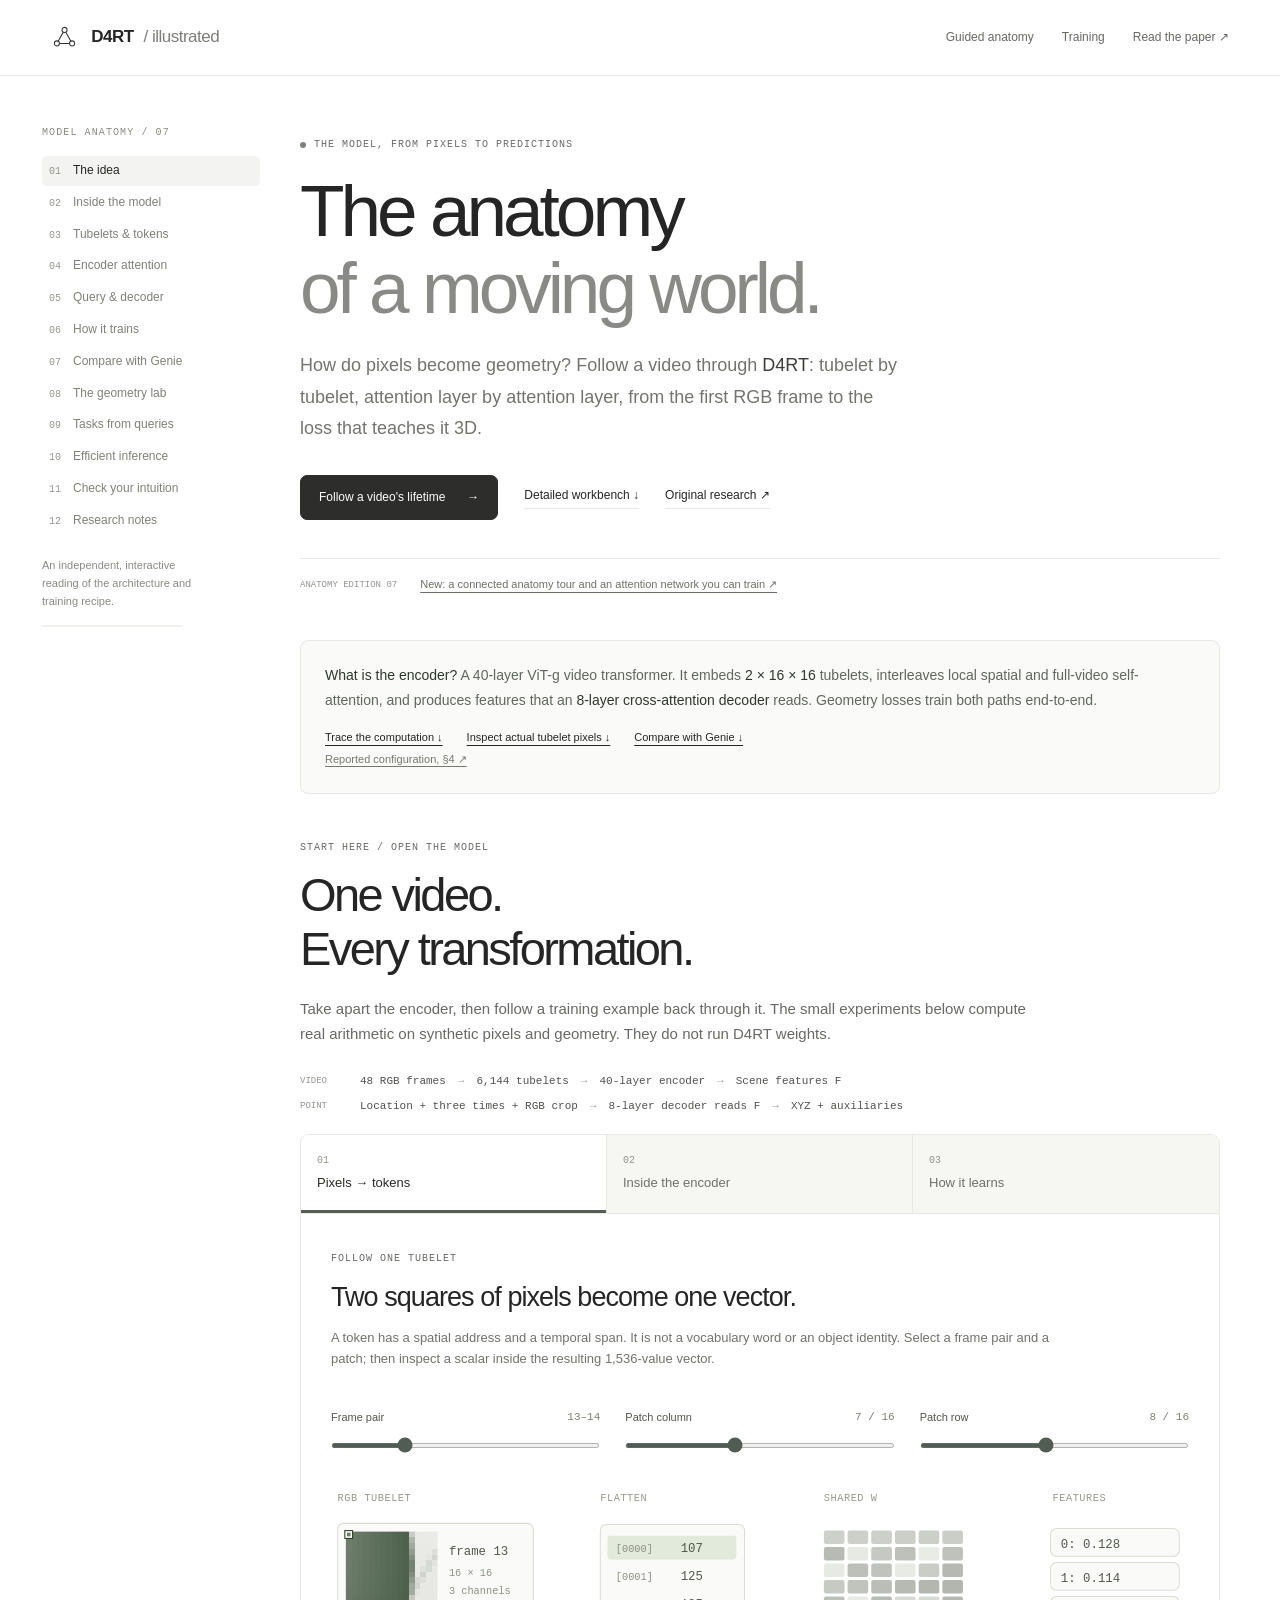
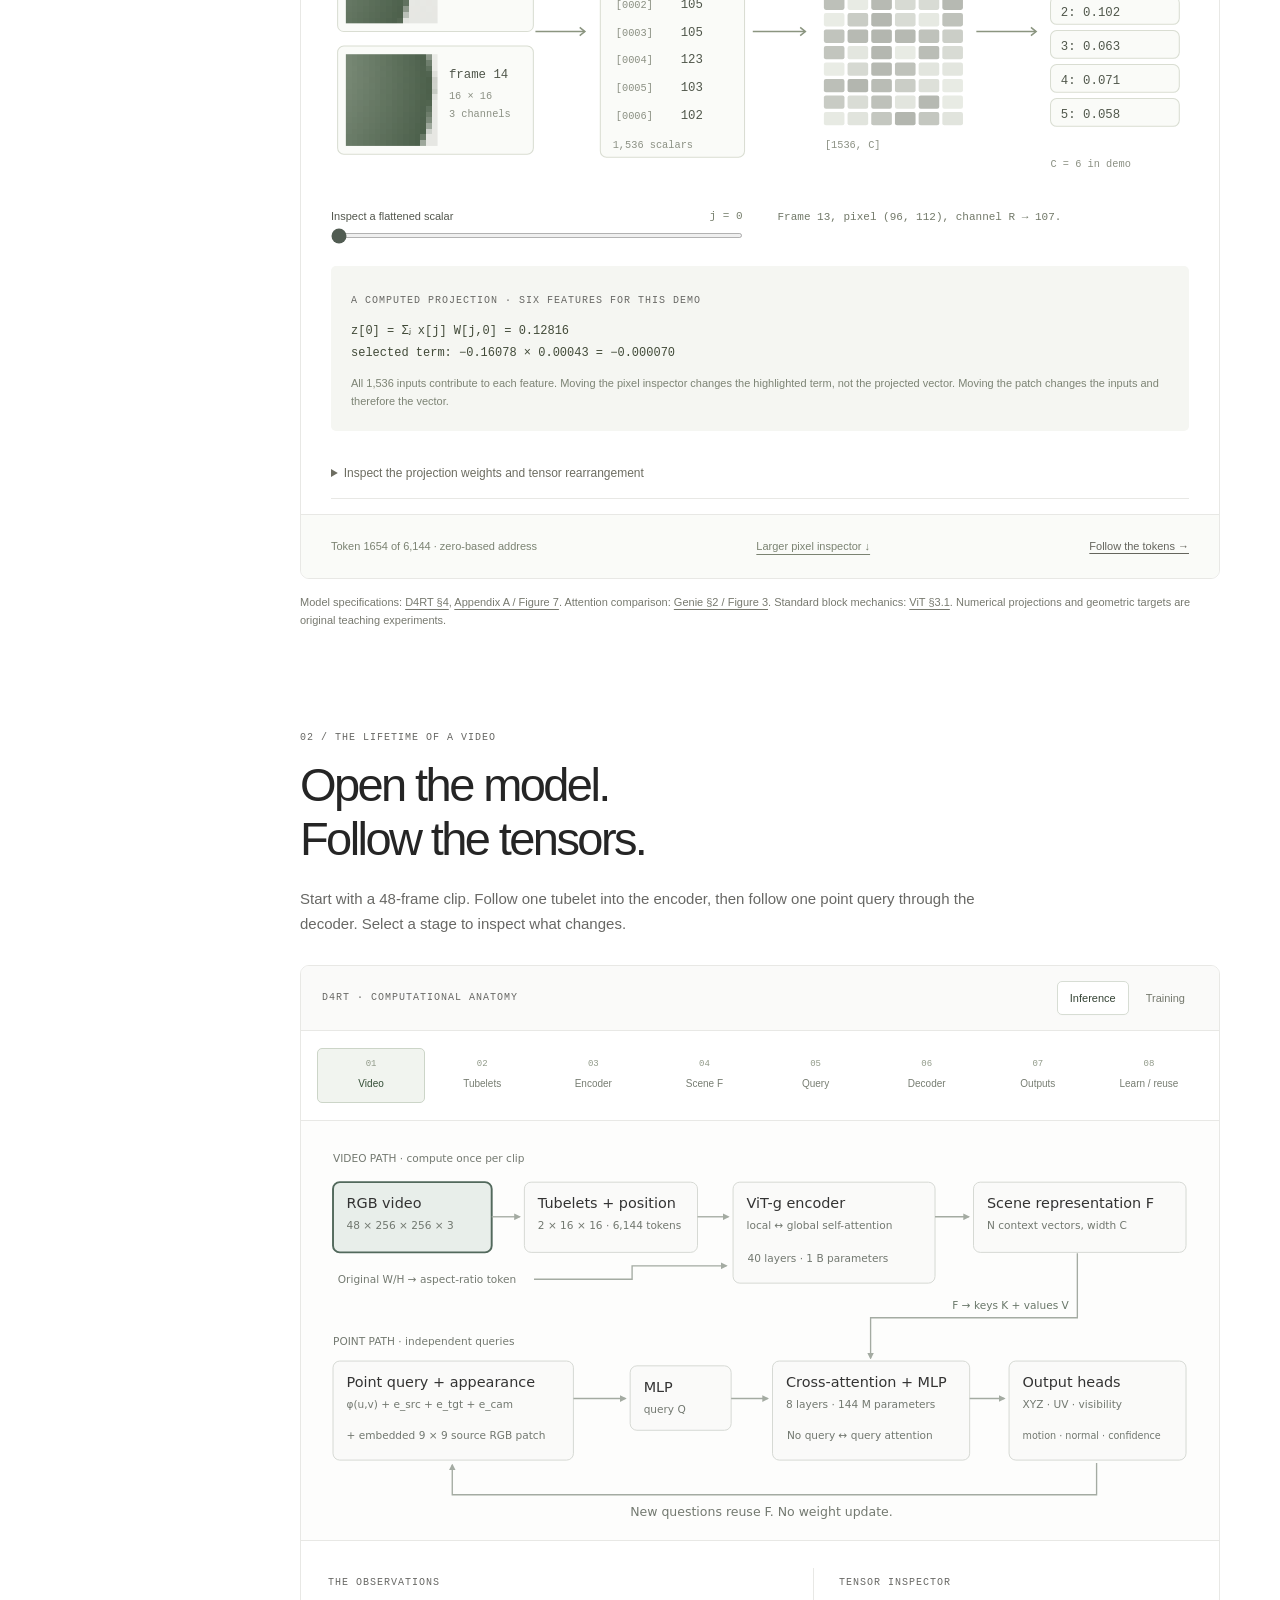
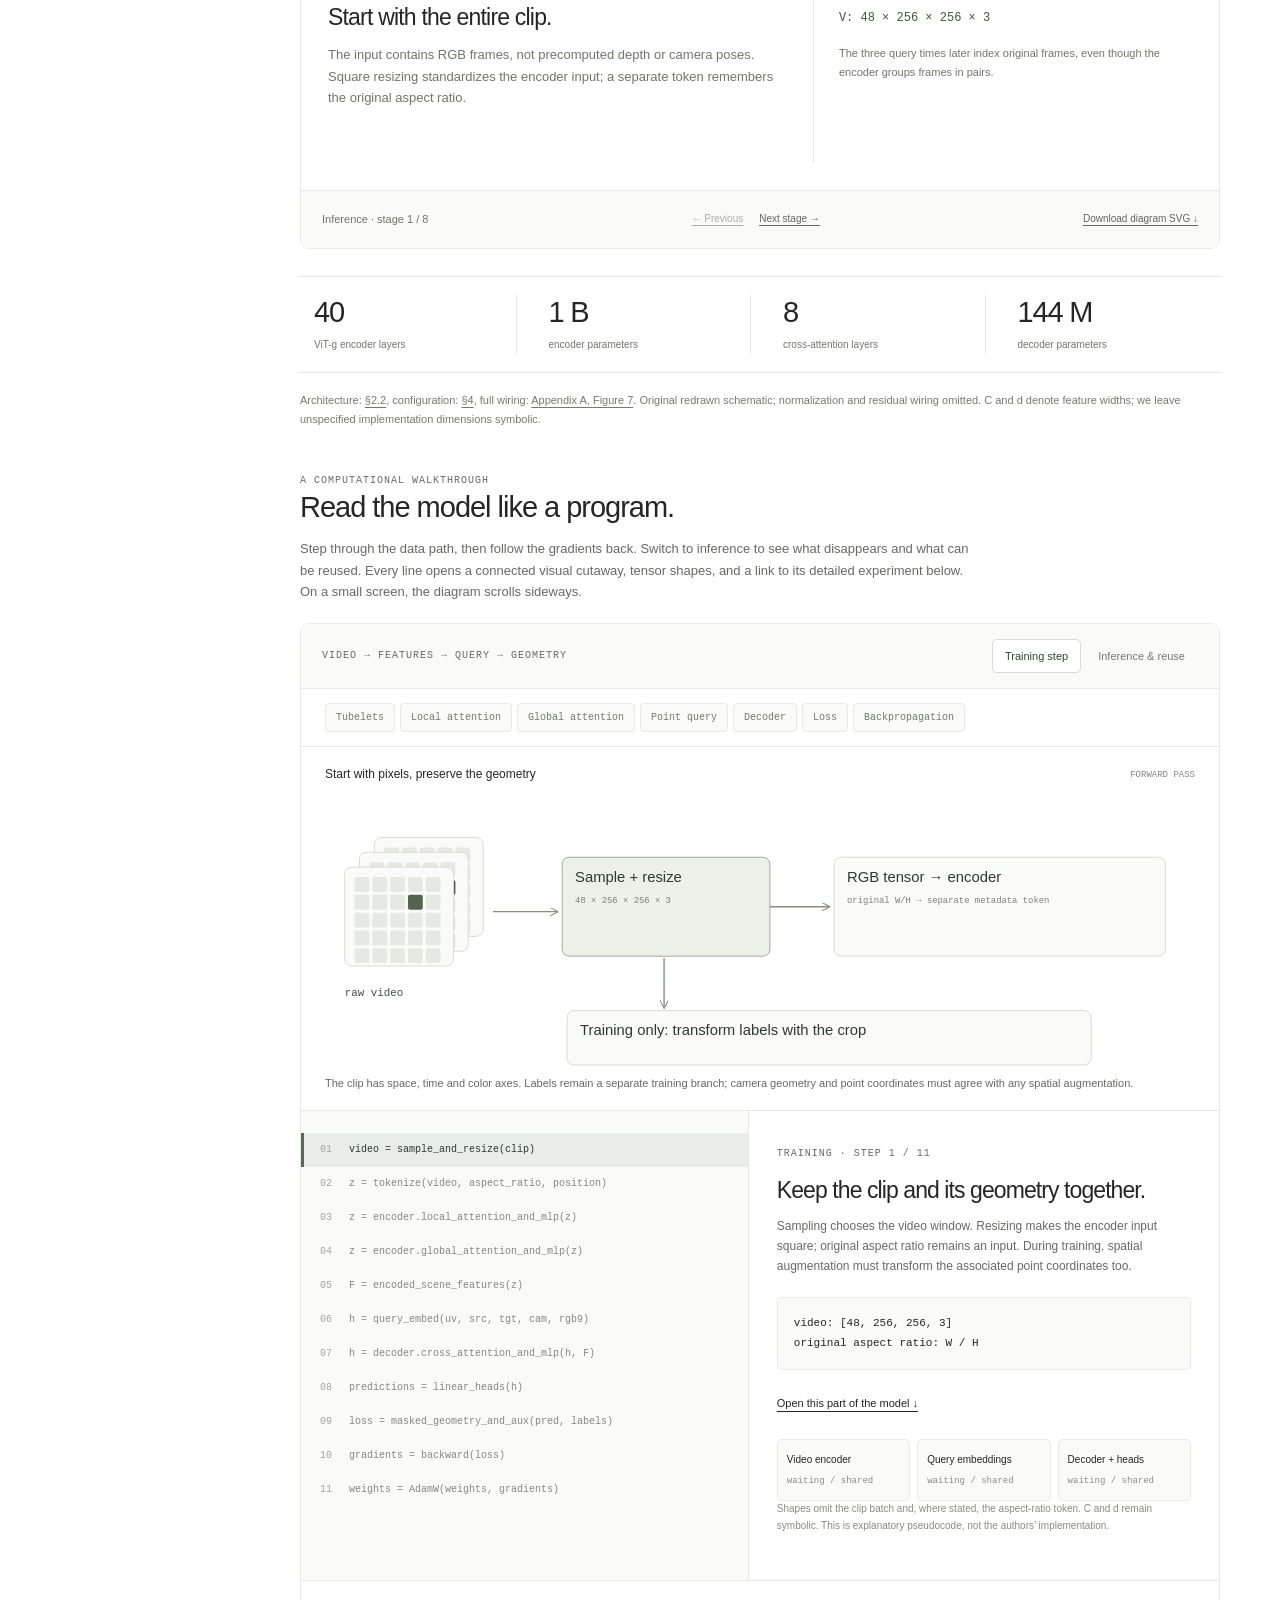
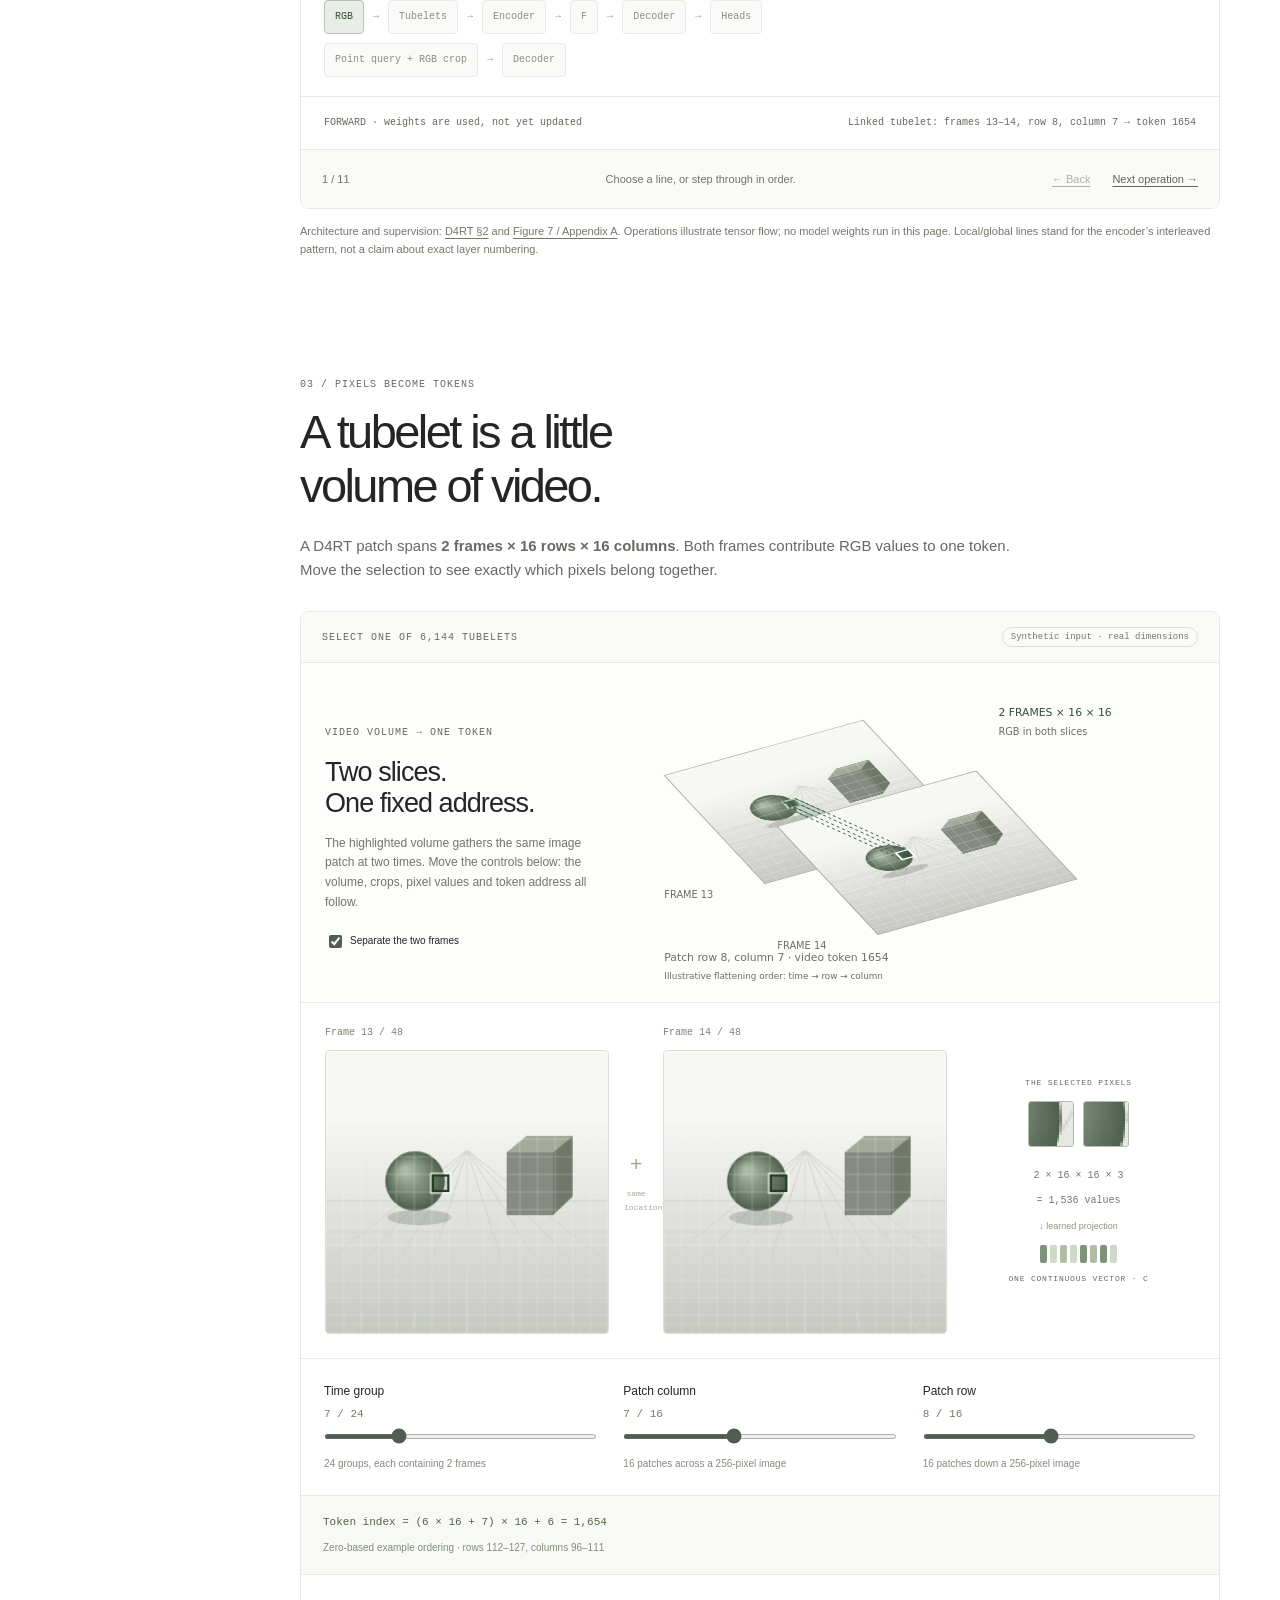
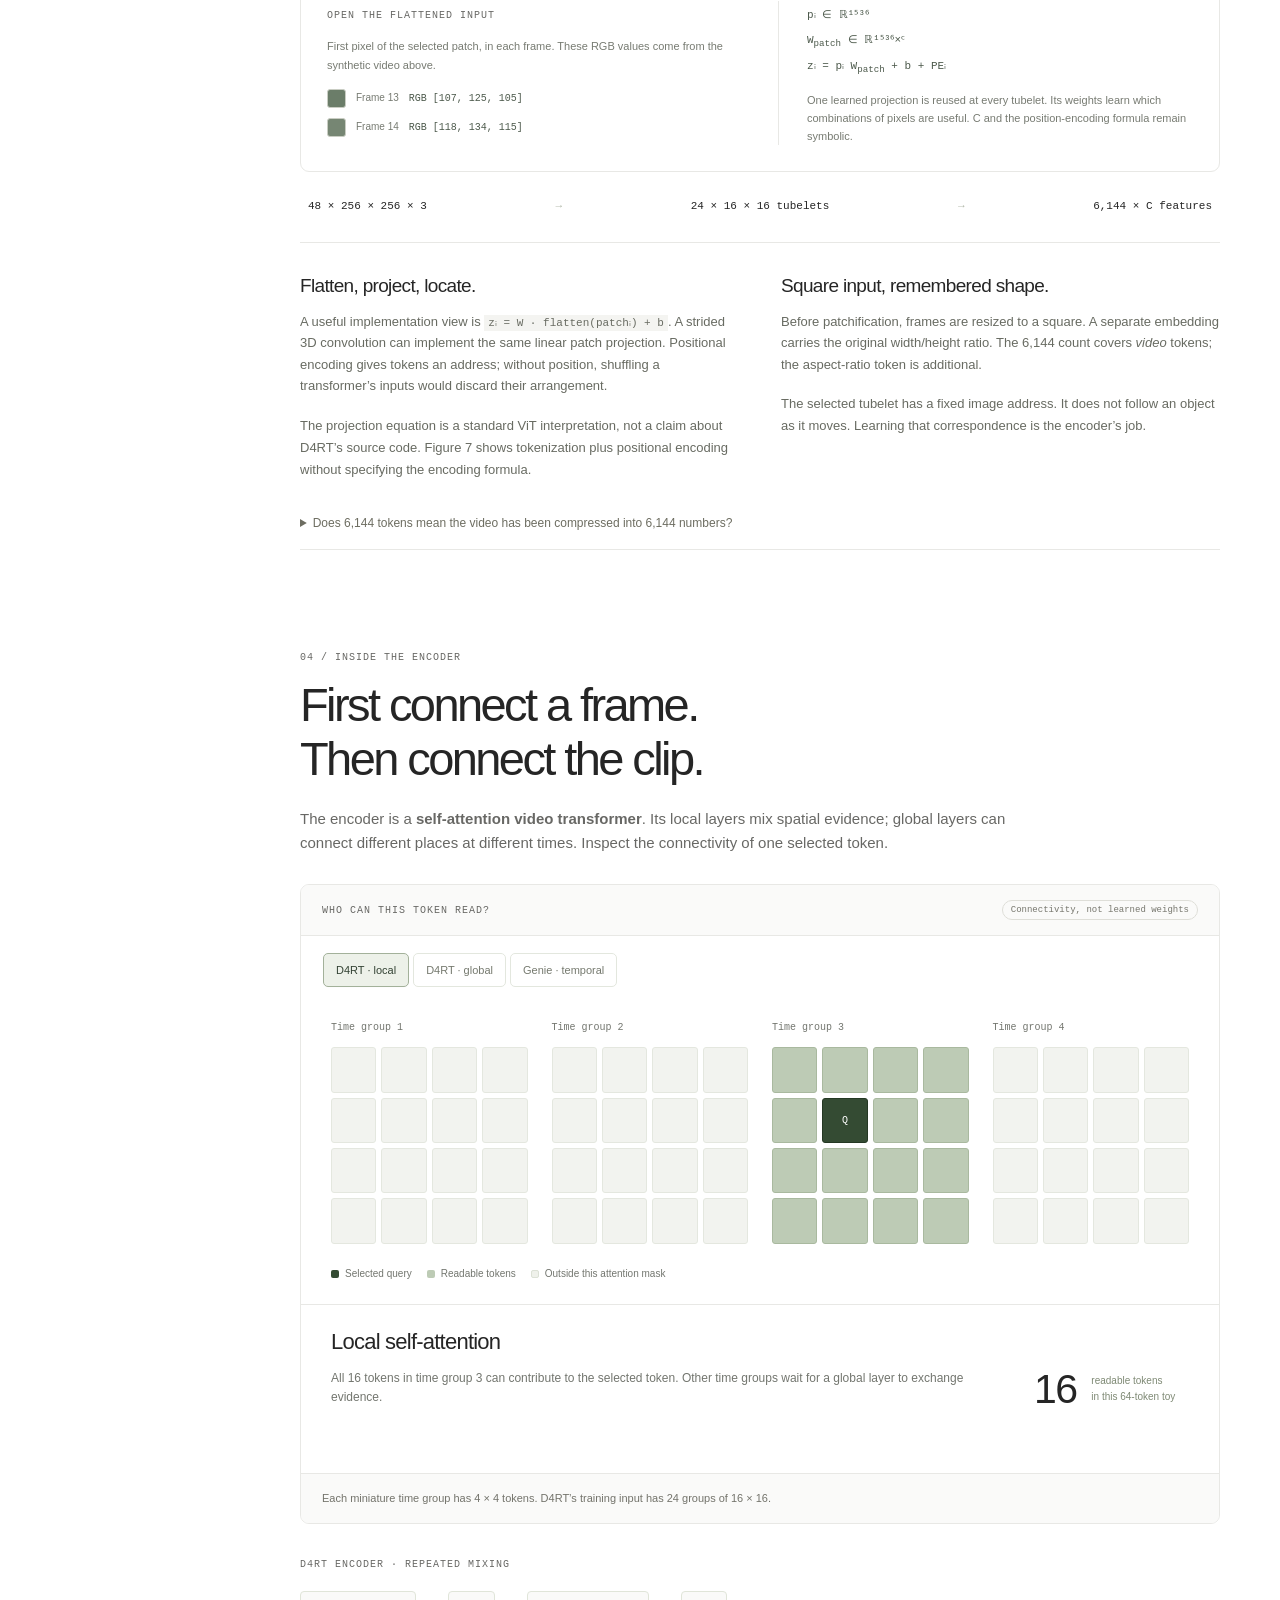
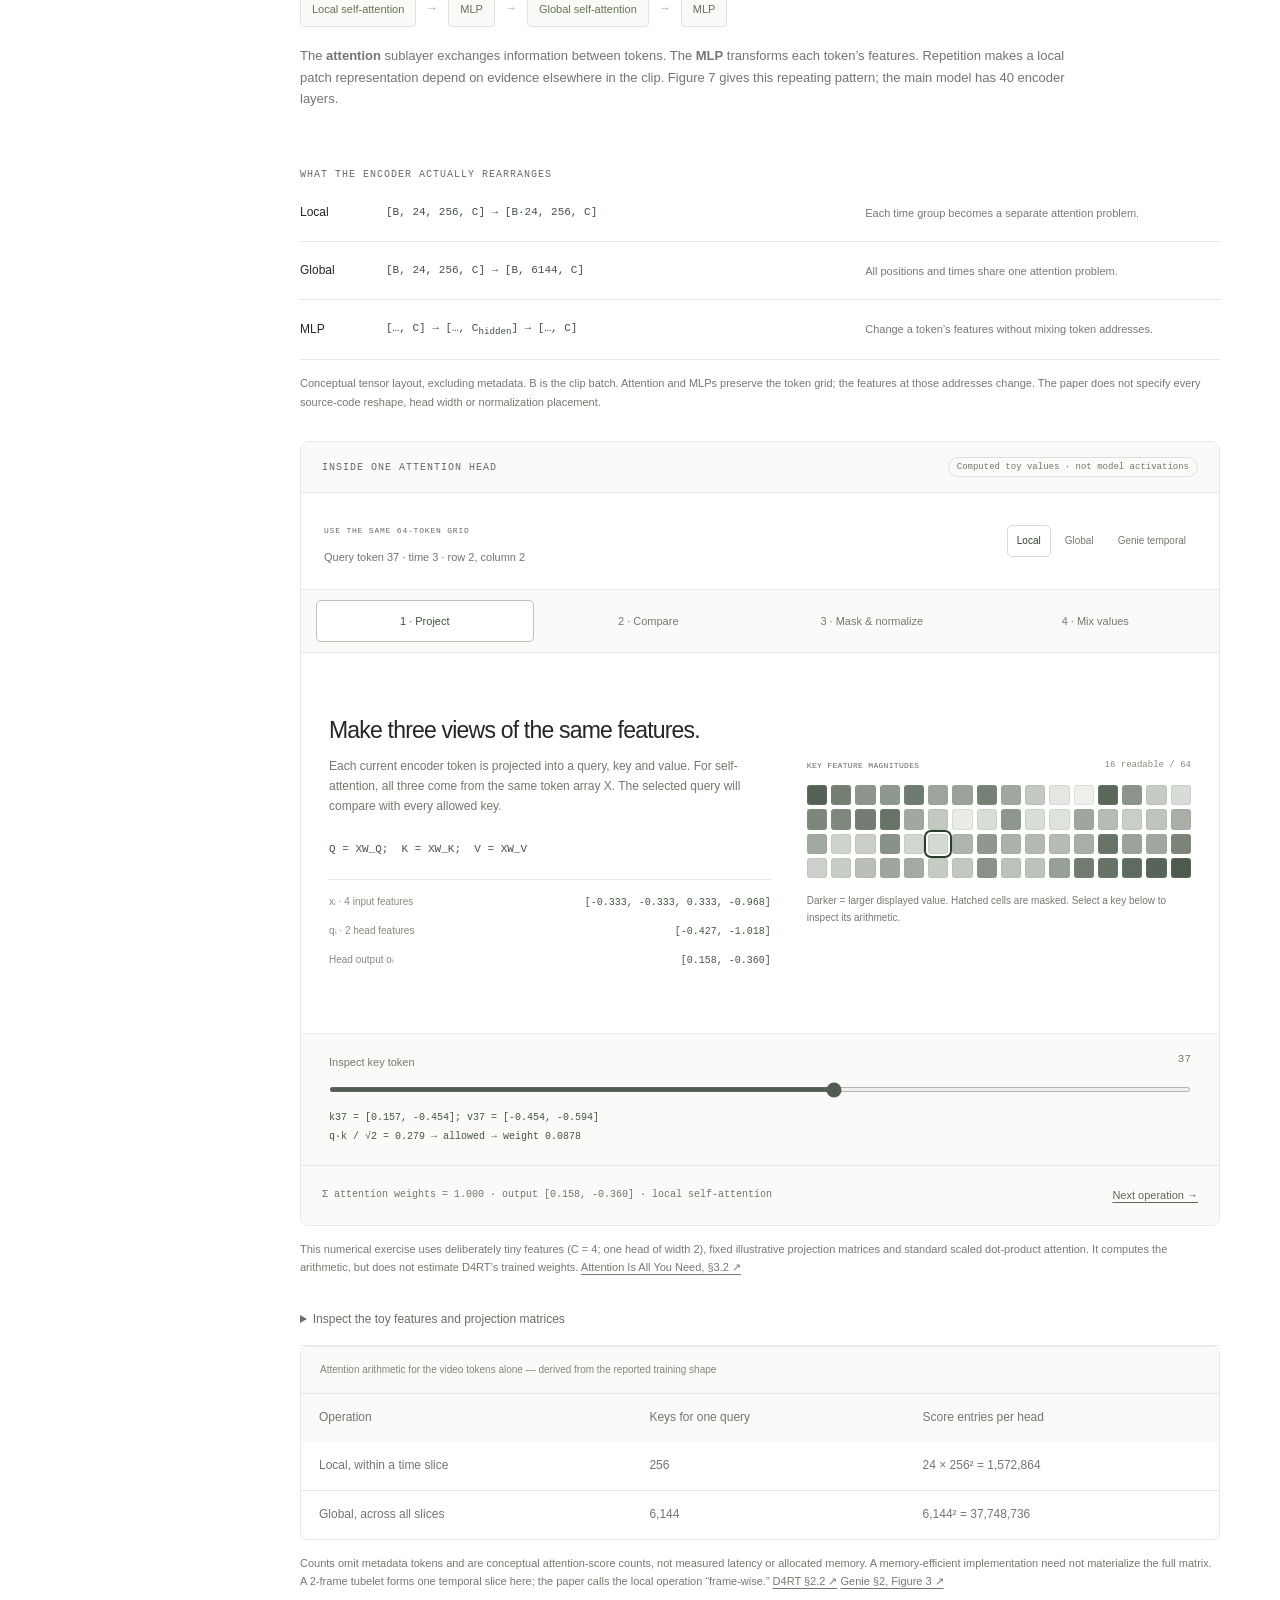
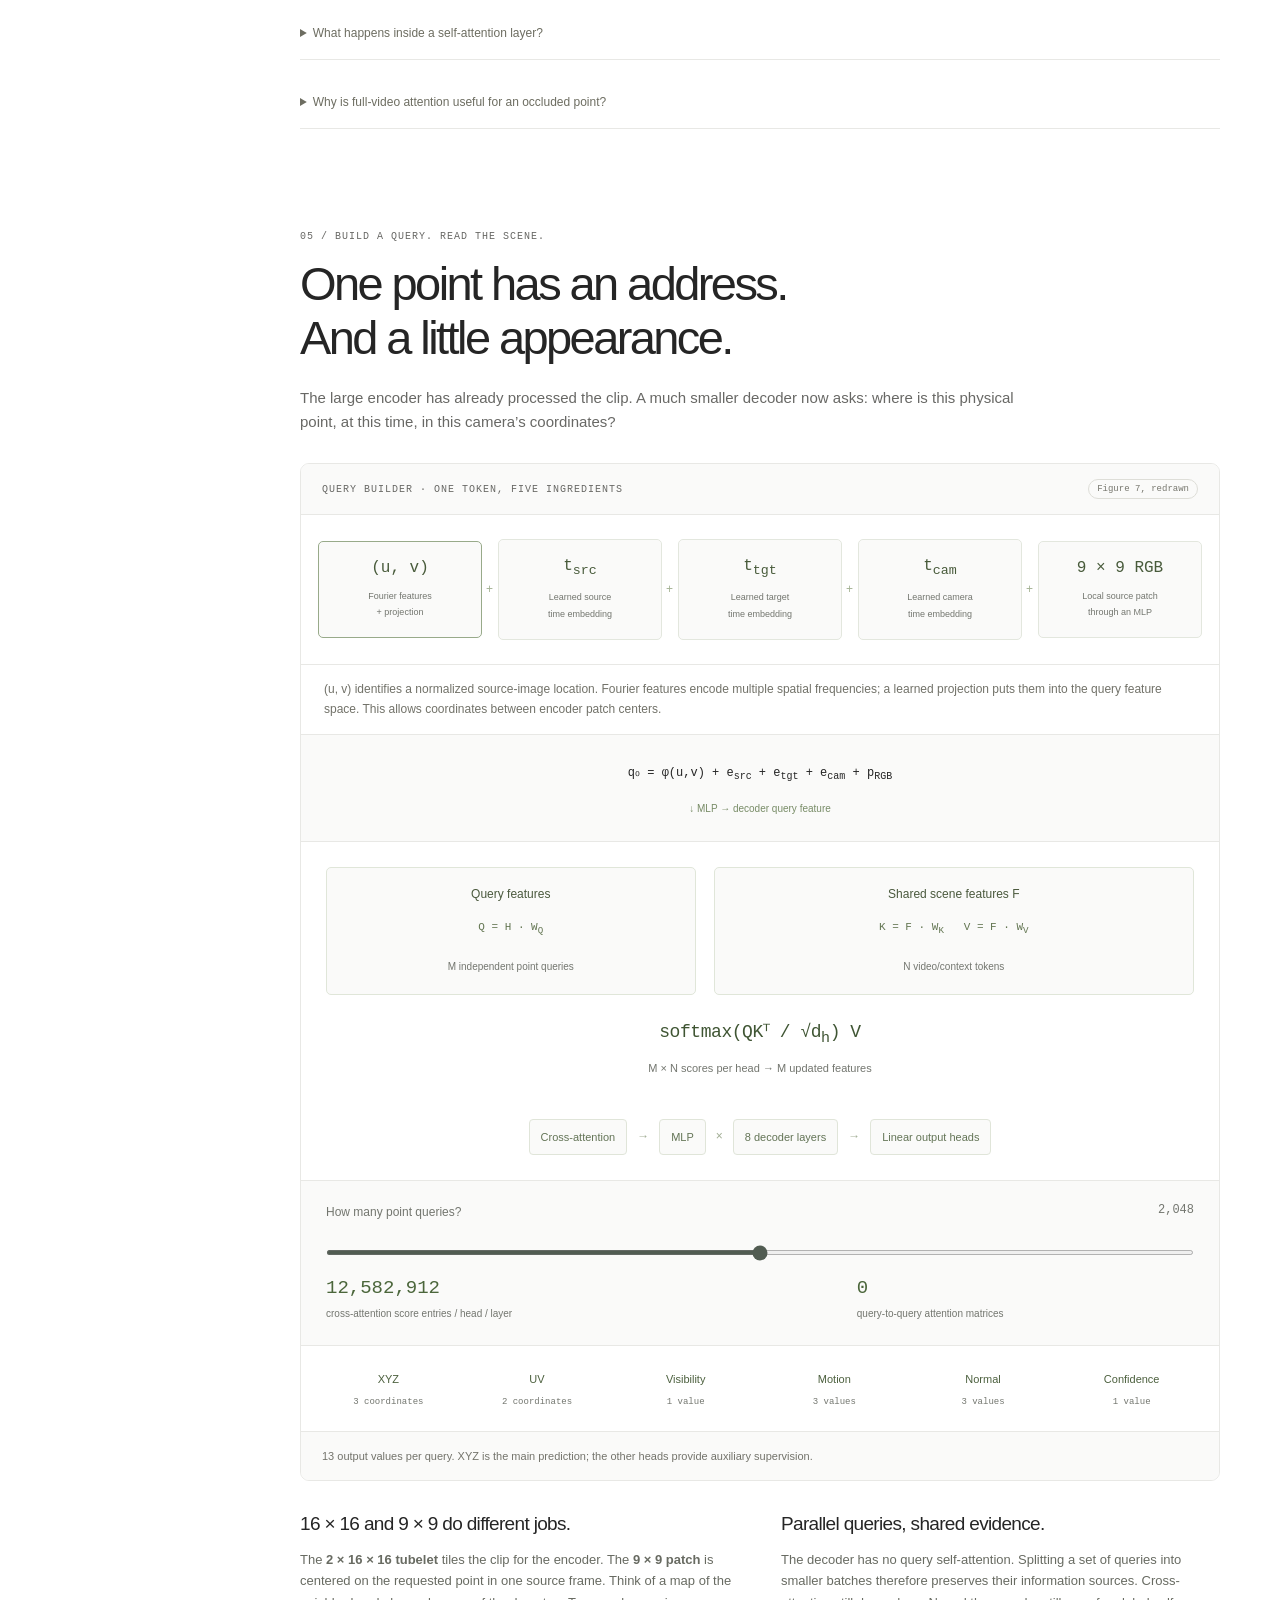
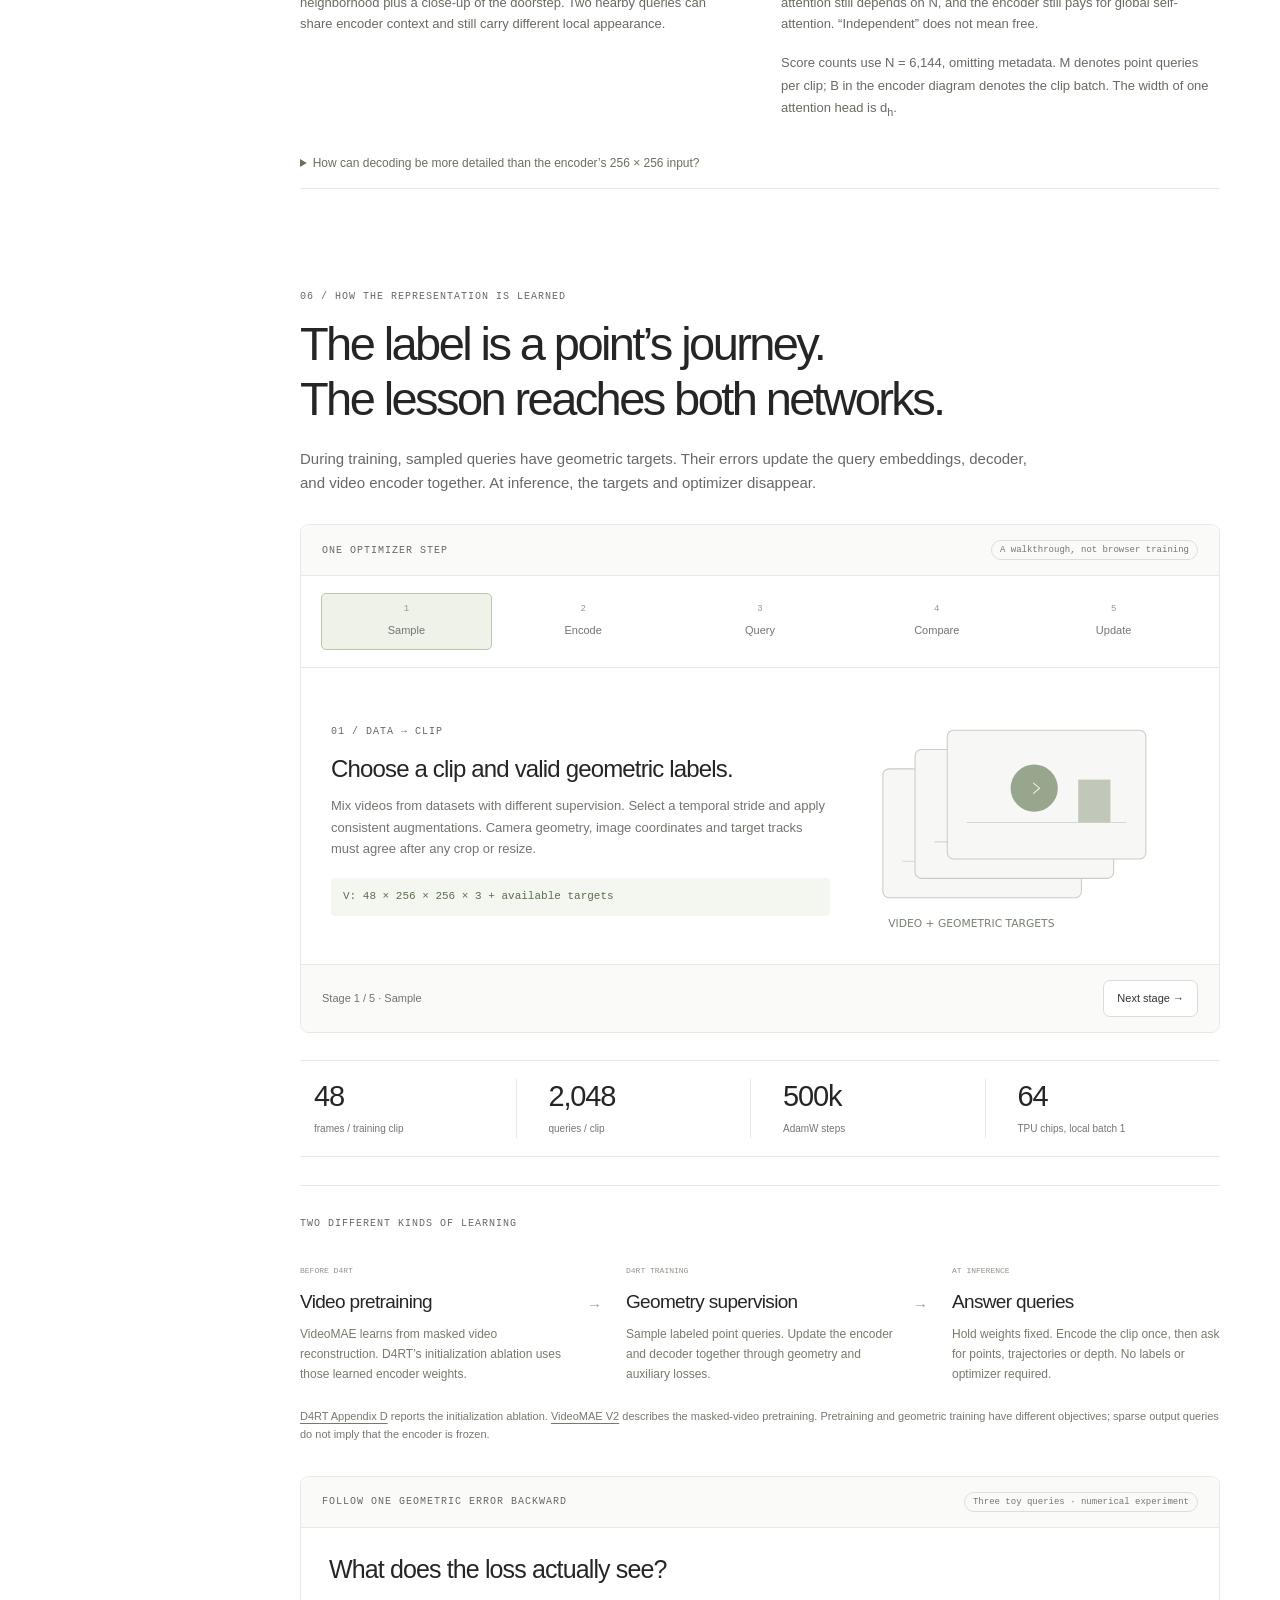
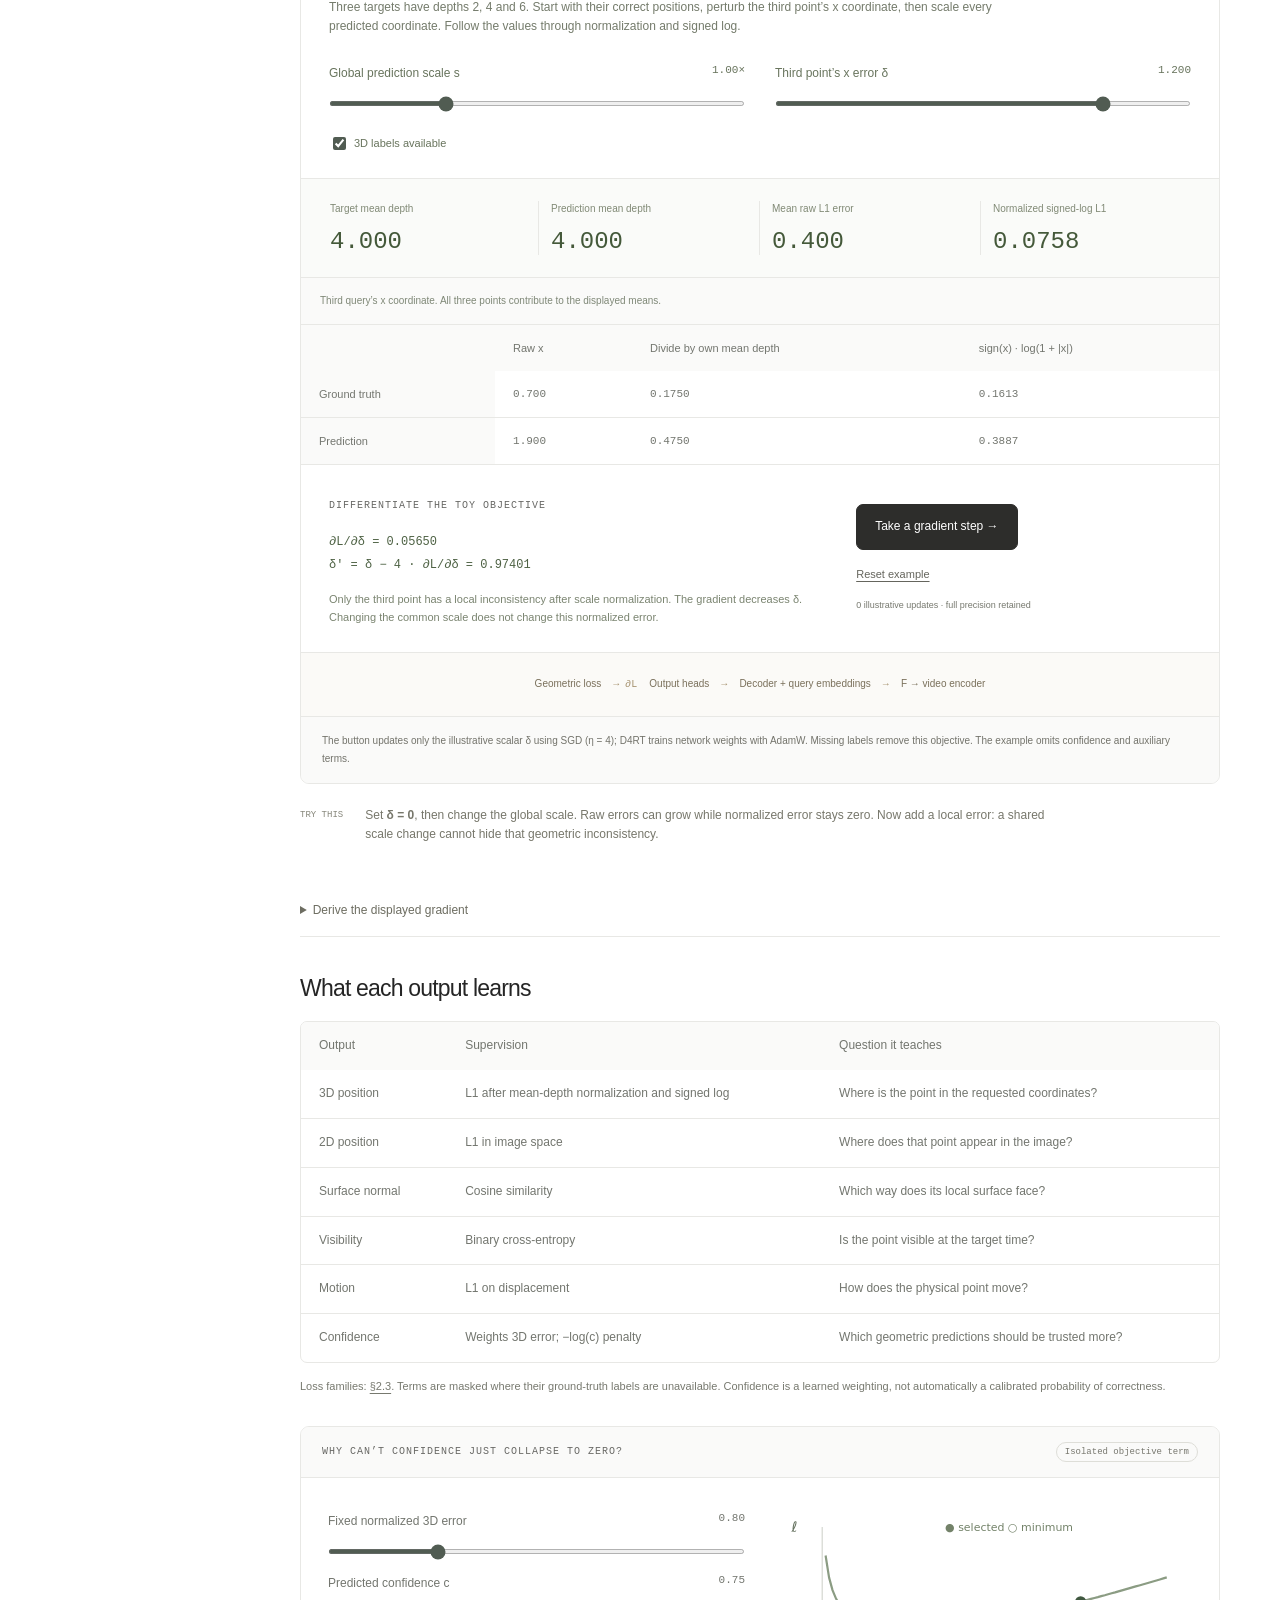
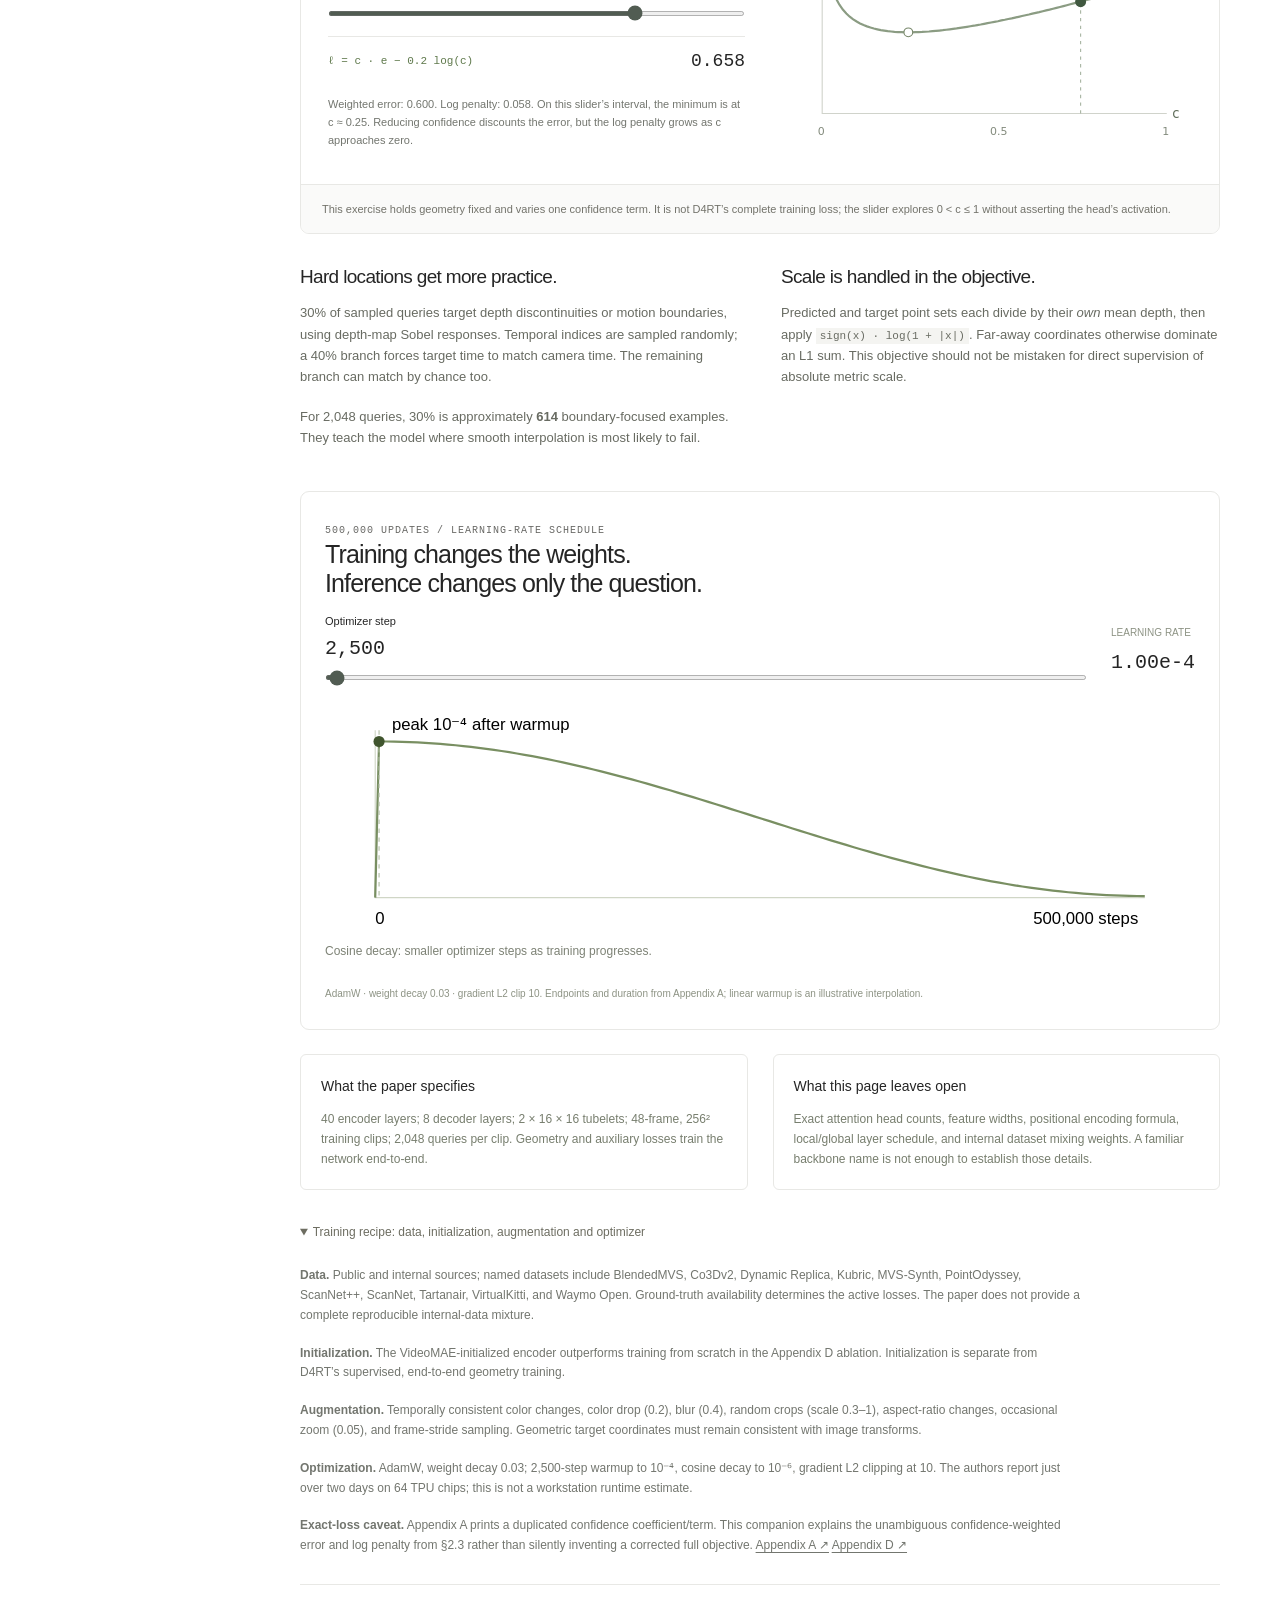
<file: reference.html>
<!doctype html>
<html lang="en">
<head>
  <meta charset="utf-8">
  <meta name="viewport" content="width=device-width, initial-scale=1">
  <meta name="theme-color" content="#fafaf9">
  <meta name="description" content="A deep interactive anatomy of D4RT: video tubelets, ViT-g encoder, attention masks, point queries, cross-attention decoder and end-to-end training.">
  <title>D4RT, illustrated — Inside the model, from video to geometry</title>
  <link rel="icon" href="favicon.svg" type="image/svg+xml">
  <link rel="stylesheet" href="style.css">
  <link rel="stylesheet" href="anatomy.css?v=anatomy-6">
  <link rel="stylesheet" href="microscope.css?v=anatomy-6">
  <link rel="stylesheet" href="execution.css?v=anatomy-6">
  <link rel="stylesheet" href="cutaway.css?v=anatomy-6">
  <script src="scene.js" defer></script>
  <script src="app.js?v=anatomy-6" defer></script>
  <script src="anatomy.js?v=anatomy-6" defer></script>
  <script src="microscope.js?v=anatomy-6" defer></script>
  <script src="cutaway.js?v=anatomy-6" defer></script>
  <script src="execution.js?v=anatomy-6" defer></script>
  <link rel="stylesheet" href="workbench.css?v=anatomy-6">
  <script src="workbench.js?v=anatomy-6" defer></script>
</head>
<body class="anatomy-edition">
<a class="skip" href="#main">Skip to content</a>
<header class="topbar">
  <a class="brand" href="#"><svg viewBox="0 0 32 32" aria-hidden="true"><path d="M7 23 16 7l9 16Z"/><circle cx="7" cy="23" r="3"/><circle cx="16" cy="7" r="3"/><circle cx="25" cy="23" r="3"/></svg><strong>D4RT</strong><span>/ illustrated</span></a>
  <nav aria-label="Main navigation"><a href="index.html">Guided anatomy</a><a href="#training">Training</a><a href="#sources">Read the paper ↗</a></nav>
</header>
<div class="page-layout">
<aside class="rail"><div class="rail-label">MODEL ANATOMY / 07</div><nav aria-label="Chapters"><a href="#overview" class="active"><span>01</span>The idea</a><a href="#model-lifetime"><span>02</span>Inside the model</a><a href="#tokenizer"><span>03</span>Tubelets & tokens</a><a href="#encoder"><span>04</span>Encoder attention</a><a href="#decoder"><span>05</span>Query & decoder</a><a href="#training"><span>06</span>How it trains</a><a href="#genie"><span>07</span>Compare with Genie</a><a href="#query-lab"><span>08</span>The geometry lab</a><a href="#recipes"><span>09</span>Tasks from queries</a><a href="#efficiency"><span>10</span>Efficient inference</a><a href="#understanding"><span>11</span>Check your intuition</a><a href="#sources"><span>12</span>Research notes</a></nav><p>An independent, interactive reading of the architecture and training recipe.</p><div class="progress-track"><div id="reading-progress"></div></div></aside>
<main id="main">
<section id="overview" class="hero chapter">
  <div class="eyebrow"><span class="live-dot"></span> THE MODEL, FROM PIXELS TO PREDICTIONS</div>
  <h1>The anatomy<br><span>of a moving world.</span></h1>
  <p class="lead">How do pixels become geometry? Follow a video through <strong>D4RT</strong>: tubelet by tubelet, attention layer by attention layer, from the first RGB frame to the loss that teaches it 3D.</p>
  <div class="hero-actions"><a class="button dark" href="index.html">Follow a video's lifetime <span>→</span></a><a class="text-link" href="#model-lifetime">Detailed workbench ↓</a><a class="text-link" href="https://d4rt-paper.github.io/" target="_blank" rel="noopener">Original research ↗</a></div>
  <div class="edition-note"><span>ANATOMY EDITION 07</span><a href="index.html#learning">New: a connected anatomy tour and an attention network you can train ↗</a></div>
  <div class="encoder-answer"><p><strong>What is the encoder?</strong> A 40-layer ViT-g video transformer. It embeds <strong>2 × 16 × 16</strong> tubelets, interleaves local spatial and full-video self-attention, and produces features that an <strong>8-layer cross-attention decoder</strong> reads. Geometry losses train both paths end-to-end.</p><nav aria-label="Start your anatomy walkthrough"><a href="#execution">Trace the computation ↓</a><a href="#tokenizer">Inspect actual tubelet pixels ↓</a><a href="#genie">Compare with Genie ↓</a></nav><p class="footnote"><a href="https://arxiv.org/html/2512.08924v2#S4">Reported configuration, §4 ↗</a></p></div>
  <div class="hero-visual"><canvas id="hero-canvas" aria-label="Illustration of a moving sphere and its 3D trajectory">A point on a moving sphere traces a path through three-dimensional space.</canvas><div class="hero-caption"><span>SPACE × TIME</span><span>One identity. Many positions.</span></div><div class="hero-equation">(u, v, t<sub>src</sub>) <span>→</span> (x, y, z)<sub>t<sub>tgt</sub>, camera t<sub>cam</sub></sub></div></div>
  <div class="intro-notes"><p><span>THE SHIFT</span>Build the scene representation once. Ask targeted questions many times.</p><p><span>THE NAME</span>Dynamic <strong>4D</strong> Reconstruction and Tracking. The fourth dimension is time.</p></div>
</section>

<section id="model-lifetime" class="chapter workbench-chapter">
  <div class="section-label">START HERE / OPEN THE MODEL</div>
  <h2>One video.<br>Every transformation.</h2>
  <p class="section-intro">Take apart the encoder, then follow a training example back through it. The small experiments below compute real arithmetic on synthetic pixels and geometry. They do not run D4RT weights.</p>
  <div class="wb-route" aria-label="The two input paths"><div><span>VIDEO</span><b>48 RGB frames</b><i>→</i><b>6,144 tubelets</b><i>→</i><b>40-layer encoder</b><i>→</i><b>Scene features F</b></div><div><span>POINT</span><b>Location + three times + RGB crop</b><i>→</i><b>8-layer decoder reads F</b><i>→</i><b>XYZ + auxiliaries</b></div></div>
  <div class="surface wb">
    <div class="wb-tabs" role="tablist" aria-label="Model anatomy workbench">
      <button type="button" id="wb-tab-pixels" role="tab" aria-controls="wb-pixels" aria-selected="true" data-wb="pixels"><span>01</span>Pixels → tokens</button>
      <button type="button" id="wb-tab-encoder" role="tab" aria-controls="wb-encoder" aria-selected="false" tabindex="-1" data-wb="encoder"><span>02</span>Inside the encoder</button>
      <button type="button" id="wb-tab-labels" role="tab" aria-controls="wb-labels" aria-selected="false" tabindex="-1" data-wb="labels"><span>03</span>How it learns</button>
    </div>
    <div id="wb-pixels" role="tabpanel" aria-labelledby="wb-tab-pixels" class="wb-panel">
      <div class="wb-heading"><span class="caps">FOLLOW ONE TUBELET</span><h3>Two squares of pixels become one vector.</h3><p>A token has a spatial address and a temporal span. It is not a vocabulary word or an object identity. Select a frame pair and a patch; then inspect a scalar inside the resulting 1,536-value vector.</p></div>
      <div class="wb-controls wb-three">
        <label>Frame pair <output id="wb-pair-out"></output><input id="wb-pair" type="range" min="0" max="23" value="6"></label>
        <label>Patch column <output id="wb-column-out"></output><input id="wb-column" type="range" min="0" max="15" value="6"></label>
        <label>Patch row <output id="wb-row-out"></output><input id="wb-row" type="range" min="0" max="15" value="7"></label>
      </div>
      <div class="wb-scroll" tabindex="0" role="region" aria-label="Tubelet projection diagram"><svg id="wb-patch-svg" viewBox="0 0 860 310" role="img" aria-label="Two frame patches, flattened RGB values, shared projection weights, and a feature vector"></svg></div>
      <div class="wb-pixel-control"><label>Inspect a flattened scalar <output id="wb-scalar-out"></output><input id="wb-scalar" type="range" min="0" max="1535" value="0"></label><p id="wb-pixel-address" aria-live="polite"></p></div>
      <div class="wb-formula"><span class="caps">A COMPUTED PROJECTION · SIX FEATURES FOR THIS DEMO</span><code id="wb-projection"></code><p id="wb-projection-detail"></p></div>
      <details class="wb-details"><summary>Inspect the projection weights and tensor rearrangement</summary><p><code>[T,H,W,3] → [T/2,H/16,W/16,2,16,16,3] → [6144,1536]</code>. This is a conceptual reindexing: a correct implementation reshapes <em>and permutes</em> axes to keep each tubelet’s pixels together. Flattening the whole clip into consecutive 1,536-scalar chunks would group the wrong pixels.</p><p>Our demo uses <code>x[j] = RGB[j]/127.5 − 1</code>, <code>W[j,k] = sin((j+1)(k+1)·0.017)/√1536</code>, and zero bias. We calculate six output features, without a codebook or quantization. These weights and normalization are chosen for teaching, not taken from D4RT. The real width remains C.</p><p>A shared projection means the <em>same parameters</em> transform every patch. Position encoding is then added, and aspect-ratio metadata has its own token. This diagram isolates projection before those additions.</p></details>
      <div class="wb-footer"><span id="wb-token-address"></span><a href="#tokenizer">Larger pixel inspector ↓</a><button type="button" class="inline-button" data-wb-next="encoder">Follow the tokens →</button></div>
    </div>
    <div id="wb-encoder" role="tabpanel" aria-labelledby="wb-tab-encoder" class="wb-panel" hidden>
      <div class="wb-heading"><span class="caps">ViT-g / 40 LAYERS / REPORTED 1 B PARAMETERS</span><h3>Attention changes who talks.<br>The MLP changes what each token says.</h3><p>Open an operation inside a representative transformer block. Residual paths preserve the input while the attention or MLP branch contributes an update. The token count stays the same.</p></div>
      <div class="wb-block-controls"><div class="segmented" aria-label="Encoder attention domain"><button type="button" data-wb-mask="local" aria-pressed="true">D4RT · local</button><button type="button" data-wb-mask="global" aria-pressed="false">D4RT · global</button></div><label>Illustrated operation <select id="wb-operation"><option value="norm">1 · Normalize features</option><option value="qkv">2 · Project Q, K, V</option><option value="attention" selected>3 · Attention mixes tokens</option><option value="residual">4 · Add residual</option><option value="mlp">5 · Normalize + MLP</option><option value="output">6 · Add residual, pass onward</option></select></label></div>
      <div class="wb-scroll" tabindex="0" role="region" aria-label="Encoder transformer block"><svg id="wb-block-svg" viewBox="0 0 860 350" role="img" aria-label="A transformer block with attention, feed-forward layers and two residual paths"></svg></div>
      <div class="wb-operation-copy" aria-live="polite"><h4 id="wb-op-title"></h4><p id="wb-op-copy"></p><code id="wb-op-shape"></code></div>
      <div class="wb-stack"><div id="wb-layer-bars" aria-label="40 encoder layers"></div><p><strong>Repeat through 40 learned layers → F.</strong> The paper reports interleaved local/global attention, but does not enumerate an exact layer-by-layer schedule. These bars count layers; their colors do not invent that schedule.</p></div>
      <details class="wb-details"><summary>Which block details are reported, and which are explanatory?</summary><p>D4RT reports its ViT backbone, local/global attention, tubelet size and layer count. The expanded block here uses the standard pre-normalization ViT template: <code>Y = X + MSA(LN(X)); Z = Y + MLP(LN(Y))</code>. Layer normalization acts across one token’s feature channels; an MLP acts independently at each token address. Attention is where addresses exchange information.</p><p>The exact normalization variant, MLP activation, hidden width, number of heads, positional encoding formula and layer schedule are not inferred from the name “ViT-g.” The diagram leaves them symbolic. <a href="https://arxiv.org/html/2010.11929v2#S3.SS1">Standard ViT block, §3.1 ↗</a></p></details>
      <div class="wb-compare"><span class="caps">WHY THIS IS NOT GENIE’S TEMPORAL LAYER</span><p>D4RT’s global layer can connect different image locations at different times directly. Genie factorizes that route: spatial attention within a frame, then causal temporal attention at a fixed spatial address, then a feed-forward layer.</p><div class="segmented" aria-label="Trace a route through attention"><button type="button" data-wb-path="global" aria-pressed="true">D4RT · one global hop</button><button type="button" data-wb-path="temporal" aria-pressed="false">Genie · temporal alone</button><button type="button" data-wb-path="composed" aria-pressed="false">Genie · spatial then temporal</button></div><div class="wb-scroll" tabindex="0" role="region" aria-label="Attention routes across space and time"><svg id="wb-route-svg" viewBox="0 0 860 230" role="img" aria-label="How spatial and temporal attention compose"></svg></div><p id="wb-path-copy" aria-live="polite"></p></div>
      <div class="wb-footer"><a href="#attention-math">Calculate QKᵀ and softmax ↓</a><a href="#decoder">Open decoder Q/K/V routing ↓</a><button type="button" class="inline-button" data-wb-next="labels">Follow the learning signal →</button></div>
    </div>
    <div id="wb-labels" role="tabpanel" aria-labelledby="wb-tab-labels" class="wb-panel" hidden>
      <div class="wb-heading"><span class="caps">THE TRAINING EXAMPLE, BEFORE THE LOSS</span><h3>Where does an XYZ target come from?</h3><p>In this synthetic scene, we know the moving point’s trajectory and every camera pose. Choose three times. The source identifies the point; the target chooses its state; the camera chooses how to express its coordinates.</p></div>
      <div class="wb-controls wb-three">
        <label>Identify in frame <output id="wb-src-out"></output><input id="wb-src" type="range" min="0" max="11" value="0"></label>
        <label>Locate at frame <output id="wb-tgt-out"></output><input id="wb-tgt" type="range" min="0" max="11" value="6"></label>
        <label>Use camera frame <output id="wb-cam-out"></output><input id="wb-cam" type="range" min="0" max="11" value="0"></label>
      </div>
      <div class="wb-label-views"><figure><figcaption><span>01 / SOURCE IDENTITY</span><b id="wb-source-label"></b></figcaption><canvas id="wb-source-view" width="360" height="250" aria-label="Synthetic source frame with the chosen point"></canvas></figure><figure><figcaption><span>02 / TARGET STATE</span><b id="wb-target-label"></b></figcaption><canvas id="wb-target-view" width="360" height="250" aria-label="Synthetic target frame with a potentially occluded point"></canvas></figure></div>
      <div class="wb-target-ledger"><div><span>NETWORK INPUT</span><code id="wb-query-value"></code><small>RGB clip + this query + source RGB crop</small></div><div><span>SUPERVISION ONLY</span><code id="wb-target-value"></code><small id="wb-visibility-value"></small></div></div>
      <p class="wb-geometric-note" id="wb-target-explain" aria-live="polite"></p>
      <div class="wb-training-switch"><label class="check"><input id="wb-has-geometry" type="checkbox" checked> 3D target available</label><label class="check"><input id="wb-has-visibility" type="checkbox" checked> Visibility label available</label><button type="button" id="wb-train-next" class="button small">Follow forward pass →</button></div>
      <ol id="wb-training-flow" class="wb-training-flow" aria-label="Training stages"></ol>
      <div class="wb-training-readout" aria-live="polite"><h4 id="wb-training-title"></h4><p id="wb-training-copy"></p><code id="wb-training-equation"></code></div>
      <details class="wb-details"><summary>The geometry used in this teaching scene</summary><p>The tracked point is <code>P(t) = (−0.8 + 1.6t/11, 0.18 sin(πt/11), 3.2)</code>. Camera translation is <code>C(t) = (0.55 sin(1.5t/11), 0, 0)</code>, with yaw <code>0.12 sin(1.2t/11)</code>. All times in these formulas are zero-based. The target is <code>P* = R_camᵀ(P(t_tgt) − C_cam)</code>; pinhole projection gives the source (u,v). An opaque panel at z = 2.4 can hide the point. These are original teaching choices, not D4RT training data or estimated camera parameters.</p><p>A renderer can retain 3D truth even when a point is occluded. Real datasets differ in which labels they provide. Here you control availability independently from the point’s visibility. An unavailable visibility label does not mean “invisible.”</p></details>
      <div class="wb-footer"><a href="#gradient-lab">Compute normalized loss and a gradient ↓</a><a href="#training">Full data and optimizer recipe ↓</a></div>
    </div>
  </div>
  <p class="footnote">Model specifications: <a href="https://arxiv.org/html/2512.08924v2#S4">D4RT §4</a>, <a href="https://arxiv.org/html/2512.08924v2#A1">Appendix A / Figure 7</a>. Attention comparison: <a href="https://arxiv.org/html/2402.15391v1#S2">Genie §2 / Figure 3</a>. Standard block mechanics: <a href="https://arxiv.org/html/2010.11929v2#S3.SS1">ViT §3.1</a>. Numerical projections and geometric targets are original teaching experiments.</p>
</section>


<section id="architecture" class="chapter">
  <div class="section-label">02 / THE LIFETIME OF A VIDEO</div>
  <h2>Open the model.<br>Follow the tensors.</h2>
  <p class="section-intro">Start with a 48-frame clip. Follow one tubelet into the encoder, then follow one point query through the decoder. Select a stage to inspect what changes.</p>
  <div class="surface lifecycle">
    <div class="panel-top"><span class="caps">D4RT · COMPUTATIONAL ANATOMY</span><div class="segmented" aria-label="Execution mode"><button type="button" data-mode="inference" aria-pressed="true">Inference</button><button type="button" data-mode="training" aria-pressed="false">Training</button></div></div>
    <div id="lifetime-steps" class="lifetime-steps" role="tablist" aria-label="Video lifetime stages"></div>
    <div class="diagram-scroll"><svg id="anatomy-map" viewBox="0 0 940 420" role="img" aria-label="D4RT: video to tubelets, encoder and scene features; a separate source-patch and coordinate query feeds a cross-attention decoder, followed by output heads."></svg></div>
    <div class="lifetime-inspector" id="life-panel" role="tabpanel" tabindex="0"><div><span class="caps" id="life-kicker"></span><h3 id="life-title"></h3><p id="life-text"></p></div><div class="tensor-note"><span class="caps">TENSOR INSPECTOR</span><code id="life-shape"></code><p id="life-detail"></p></div></div>
    <div class="panel-bottom"><span id="life-status" aria-live="polite"></span><div><button class="inline-button" id="life-prev" type="button">← Previous</button><button class="inline-button" id="life-next" type="button">Next stage →</button></div><button class="inline-button" id="diagram-download" type="button">Download diagram SVG ↓</button></div>
  </div>
  <div class="spec-strip"><div><strong>40</strong><span>ViT-g encoder layers</span></div><div><strong>1 B</strong><span>encoder parameters</span></div><div><strong>8</strong><span>cross-attention layers</span></div><div><strong>144 M</strong><span>decoder parameters</span></div></div>
  <p class="footnote">Architecture: <a href="https://arxiv.org/html/2512.08924v2#S2.SS2">§2.2</a>, configuration: <a href="https://arxiv.org/html/2512.08924v2#S4">§4</a>, full wiring: <a href="https://arxiv.org/html/2512.08924v2#A1">Appendix A, Figure 7</a>. Original redrawn schematic; normalization and residual wiring omitted. C and d denote feature widths; we leave unspecified implementation dimensions symbolic.</p>
  <div id="execution" class="execution-intro"><span class="caps">A COMPUTATIONAL WALKTHROUGH</span><h3>Read the model like a program.</h3><p>Step through the data path, then follow the gradients back. Switch to inference to see what disappears and what can be reused. Every line opens a connected visual cutaway, tensor shapes, and a link to its detailed experiment below. On a small screen, the diagram scrolls sideways.</p></div>
  <div class="surface execution">
    <div class="panel-top"><span class="caps">VIDEO → FEATURES → QUERY → GEOMETRY</span><div class="segmented" aria-label="Execution trace mode"><button type="button" data-exec-mode="training" aria-pressed="true">Training step</button><button type="button" data-exec-mode="inference" aria-pressed="false">Inference &amp; reuse</button></div></div>
    <div class="cutaway-jumps" aria-label="Jump to a model operation"><button type="button" data-cutaway-go="tokenize">Tubelets</button><button type="button" data-cutaway-go="local_attention">Local attention</button><button type="button" data-cutaway-go="global_attention">Global attention</button><button type="button" data-cutaway-go="query_embed">Point query</button><button type="button" data-cutaway-go="cross_attention">Decoder</button><button type="button" data-cutaway-go="loss =">Loss</button><button type="button" data-cutaway-go="backward">Backpropagation</button></div>
    <div class="cutaway"><div class="cutaway-heading"><strong id="cutaway-title">Start with pixels, preserve the geometry</strong><span id="cutaway-phase">FORWARD PASS</span></div><div class="cutaway-window" tabindex="0" role="region" aria-label="Model cutaway; scroll horizontally on a small screen"><svg id="cutaway-svg" viewBox="0 0 900 285" role="img" aria-label="Selected model operation"></svg></div><p id="cutaway-caption" class="cutaway-caption"></p></div>
    <div class="execution-body"><div id="execution-code" class="execution-code" role="group" aria-label="Select a computational step; up and down arrows navigate"></div><div class="execution-detail" aria-live="polite"><span id="execution-kicker" class="caps"></span><h4 id="execution-title"></h4><p id="execution-description"></p><code id="execution-shape" class="execution-shape"></code><a id="execution-deeper" href="#tokenizer">Open this part of the model ↓</a><div id="execution-weights" class="execution-weights" aria-label="Parameter status"></div><p class="execution-tensor-note">Shapes omit the clip batch and, where stated, the aspect-ratio token. C and d remain symbolic. This is explanatory pseudocode, not the authors’ implementation.</p></div></div>
    <div id="execution-connections" class="execution-connections" aria-label="Information flow"></div>
    <div class="execution-readout"><span id="execution-status"></span><a id="execution-token" href="#tubelet-volume"></a></div>
    <div class="panel-bottom"><span id="execution-position"></span><span>Choose a line, or step through in order.</span><div class="execution-buttons"><button type="button" id="execution-prev" class="inline-button">← Back</button><button type="button" id="execution-next" class="inline-button">Next operation →</button></div></div>
  </div>
  <p class="execution-note">Architecture and supervision: <a href="https://arxiv.org/html/2512.08924v2#S2">D4RT §2</a> and <a href="https://arxiv.org/html/2512.08924v2#A1">Figure 7 / Appendix A</a>. Operations illustrate tensor flow; no model weights run in this page. Local/global lines stand for the encoder’s interleaved pattern, not a claim about exact layer numbering.</p>

</section>

<section id="tokenizer" class="chapter">
  <div class="section-label">03 / PIXELS BECOME TOKENS</div>
  <h2>A tubelet is a little<br>volume of video.</h2>
  <p class="section-intro">A D4RT patch spans <strong>2 frames × 16 rows × 16 columns</strong>. Both frames contribute RGB values to one token. Move the selection to see exactly which pixels belong together.</p>
  <div class="surface token-lab">
    <div class="panel-top"><span class="caps">SELECT ONE OF 6,144 TUBELETS</span><span class="badge">Synthetic input · real dimensions</span></div>
    <div id="tubelet-volume" class="volume-panel"><div><span class="caps">VIDEO VOLUME → ONE TOKEN</span><h3>Two slices.<br>One fixed address.</h3><p>The highlighted volume gathers the same image patch at two times. Move the controls below: the volume, crops, pixel values and token address all follow.</p><label class="check"><input type="checkbox" id="volume-explode" checked> Separate the two frames</label></div><svg id="tube-volume" viewBox="0 0 580 300" role="img" aria-label="Two video frames with a highlighted tubelet connecting the same sixteen by sixteen region."></svg></div>
    <div class="tube-frames"><figure><figcaption id="tube-frame-a">Frame 01</figcaption><canvas id="tube-a" width="256" height="256" aria-label="First frame of selected tubelet; click to choose its spatial patch."></canvas></figure><span class="tube-join">+<small>same<br>location</small></span><figure><figcaption id="tube-frame-b">Frame 02</figcaption><canvas id="tube-b" width="256" height="256" aria-label="Second frame of selected tubelet; click to choose its spatial patch."></canvas></figure><div class="patch-inspector"><span class="caps">THE SELECTED PIXELS</span><div class="crop-pair"><canvas id="crop-a" width="16" height="16" aria-label="Magnified 16 by 16 crop from first frame"></canvas><canvas id="crop-b" width="16" height="16" aria-label="Magnified 16 by 16 crop from second frame"></canvas></div><code>2 × 16 × 16 × 3<br>= 1,536 values</code><span class="patch-arrow">↓ learned projection</span><div class="embedding-glyph" aria-hidden="true"><i></i><i></i><i></i><i></i><i></i><i></i><i></i><i></i></div><span class="caps">ONE CONTINUOUS VECTOR · C</span></div></div>
    <div class="control-grid"><label>Time group <output id="tube-t-out"></output><input id="tube-t" type="range" min="0" max="23" value="6"><small>24 groups, each containing 2 frames</small></label><label>Patch column <output id="tube-x-out"></output><input id="tube-x" type="range" min="0" max="15" value="6"><small>16 patches across a 256-pixel image</small></label><label>Patch row <output id="tube-y-out"></output><input id="tube-y" type="range" min="0" max="15" value="7"><small>16 patches down a 256-pixel image</small></label></div>
    <div class="formula-strip"><code id="tube-index"></code><span id="tube-pixels"></span></div>
    <div class="pixel-inspector"><div><span class="caps">OPEN THE FLATTENED INPUT</span><p>First pixel of the selected patch, in each frame. These RGB values come from the synthetic video above.</p><div id="pixel-values" aria-live="polite"></div></div><div><code>pᵢ ∈ ℝ¹⁵³⁶<br>W<sub>patch</sub> ∈ ℝ¹⁵³⁶×ᶜ<br>zᵢ = pᵢ W<sub>patch</sub> + b + PEᵢ</code><p>One learned projection is reused at every tubelet. Its weights learn which combinations of pixels are useful. C and the position-encoding formula remain symbolic.</p></div></div>
  </div>
  <div class="math-walk"><span>48 × 256 × 256 × 3</span><b>→</b><span>24 × 16 × 16 tubelets</span><b>→</b><span>6,144 × C features</span></div>
  <div class="notes-grid"><div><h3>Flatten, project, locate.</h3><p>A useful implementation view is <code>zᵢ = W · flatten(patchᵢ) + b</code>. A strided 3D convolution can implement the same linear patch projection. Positional encoding gives tokens an address; without position, shuffling a transformer’s inputs would discard their arrangement.</p><p class="footnote">The projection equation is a standard ViT interpretation, not a claim about D4RT’s source code. Figure 7 shows tokenization plus positional encoding without specifying the encoding formula.</p></div><div><h3>Square input, remembered shape.</h3><p>Before patchification, frames are resized to a square. A separate embedding carries the original width/height ratio. The 6,144 count covers <em>video</em> tokens; the aspect-ratio token is additional.</p><p>The selected tubelet has a fixed image address. It does not follow an object as it moves. Learning that correspondence is the encoder’s job.</p></div></div>
  <details><summary>Does 6,144 tokens mean the video has been compressed into 6,144 numbers?</summary><p>No. Each token has C continuous coordinates. Token count and storage size are different quantities: feature storage scales with 6,144 × C × bytes per coordinate. These are learned features, not a discrete vocabulary of video codes. The animated-looking bars above are a diagram, not actual D4RT embeddings.</p></details>
</section>

<section id="encoder" class="chapter">
  <div class="section-label">04 / INSIDE THE ENCODER</div>
  <h2>First connect a frame.<br>Then connect the clip.</h2>
  <p class="section-intro">The encoder is a <strong>self-attention video transformer</strong>. Its local layers mix spatial evidence; global layers can connect different places at different times. Inspect the connectivity of one selected token.</p>
  <div class="surface attention-lab">
    <div class="panel-top"><span class="caps">WHO CAN THIS TOKEN READ?</span><span class="badge">Connectivity, not learned weights</span></div>
    <div class="attention-controls segmented" aria-label="Attention connectivity"><button type="button" data-attn="local" aria-pressed="true">D4RT · local</button><button type="button" data-attn="global" aria-pressed="false">D4RT · global</button><button type="button" data-attn="temporal" aria-pressed="false">Genie · temporal</button></div>
    <div id="attention-grids" class="attention-grids" aria-label="Four time groups, each with sixteen selectable spatial tokens"></div>
    <div class="attention-legend"><span><i class="key-query"></i>Selected query</span><span><i class="key-readable"></i>Readable tokens</span><span><i class="key-blocked"></i>Outside this attention mask</span></div>
    <div class="attention-explanation"><div><h3 id="attn-title"></h3><p id="attn-text" aria-live="polite"></p></div><div class="attention-number"><strong id="attn-count"></strong><span>readable tokens<br>in this 64-token toy</span></div></div>
    <div class="panel-bottom"><span>Each miniature time group has 4 × 4 tokens. D4RT’s training input has 24 groups of 16 × 16.</span></div>
  </div>
  <div class="encoder-block"><div><span class="caps">D4RT ENCODER · REPEATED MIXING</span><div class="block-chain"><span>Local self-attention</span><b>→</b><span>MLP</span><b>→</b><span>Global self-attention</span><b>→</b><span>MLP</span></div></div><p>The <strong>attention</strong> sublayer exchanges information between tokens. The <strong>MLP</strong> transforms each token’s features. Repetition makes a local patch representation depend on evidence elsewhere in the clip. Figure 7 gives this repeating pattern; the main model has 40 encoder layers.</p></div>
  <div class="reshape-ledger"><span class="caps">WHAT THE ENCODER ACTUALLY REARRANGES</span><div><b>Local</b><code>[B, 24, 256, C] → [B·24, 256, C]</code><span>Each time group becomes a separate attention problem.</span></div><div><b>Global</b><code>[B, 24, 256, C] → [B, 6144, C]</code><span>All positions and times share one attention problem.</span></div><div><b>MLP</b><code>[…, C] → […, C<sub>hidden</sub>] → […, C]</code><span>Change a token’s features without mixing token addresses.</span></div><p class="footnote">Conceptual tensor layout, excluding metadata. B is the clip batch. Attention and MLPs preserve the token grid; the features at those addresses change. The paper does not specify every source-code reshape, head width or normalization placement.</p></div>
  <div id="attention-math" class="surface microscope">
    <div class="panel-top"><span class="caps">INSIDE ONE ATTENTION HEAD</span><span class="badge">Computed toy values · not model activations</span></div>
    <div class="math-toolbar"><div><span class="caps">USE THE SAME 64-TOKEN GRID</span><p id="math-selection"></p></div><div class="segmented" aria-label="Numeric attention mask"><button type="button" data-math-mask="local" aria-pressed="true">Local</button><button type="button" data-math-mask="global" aria-pressed="false">Global</button><button type="button" data-math-mask="temporal" aria-pressed="false">Genie temporal</button></div></div>
    <div class="math-stages" role="tablist" aria-label="Attention computation stages"><button type="button" role="tab" id="math-tab-0" aria-controls="math-panel" aria-selected="true" data-math-stage="0">1 · Project</button><button type="button" role="tab" id="math-tab-1" aria-controls="math-panel" aria-selected="false" tabindex="-1" data-math-stage="1">2 · Compare</button><button type="button" role="tab" id="math-tab-2" aria-controls="math-panel" aria-selected="false" tabindex="-1" data-math-stage="2">3 · Mask & normalize</button><button type="button" role="tab" id="math-tab-3" aria-controls="math-panel" aria-selected="false" tabindex="-1" data-math-stage="3">4 · Mix values</button></div>
    <div class="math-panel" id="math-panel" role="tabpanel" aria-labelledby="math-tab-0"><div><h3 id="math-title"></h3><p id="math-description"></p><code id="math-equation"></code><div id="math-vectors" class="vector-ledger"></div></div><div><div class="heat-label"><span class="caps" id="math-heat-label"></span><span id="math-mass"></span></div><div id="math-heatmap" class="math-heatmap" aria-label="Sixty-four attention entries, grouped by time"></div><p class="footnote">Darker = larger displayed value. Hatched cells are masked. Select a key below to inspect its arithmetic.</p></div></div>
    <div class="math-key"><label for="math-key">Inspect key token <output id="math-key-out"></output></label><input id="math-key" type="range" min="0" max="63" value="37"><code id="math-key-detail"></code></div>
    <div class="panel-bottom"><span id="math-result" aria-live="polite"></span><button class="inline-button" id="math-next" type="button">Next operation →</button></div>
  </div>
  <p class="footnote">This numerical exercise uses deliberately tiny features (C = 4; one head of width 2), fixed illustrative projection matrices and standard scaled dot-product attention. It computes the arithmetic, but does not estimate D4RT’s trained weights. <a href="https://arxiv.org/abs/1706.03762">Attention Is All You Need, §3.2 ↗</a></p>
  <details><summary>Inspect the toy features and projection matrices</summary><p>The four input features encode column, row, time and a deterministic extra feature: <code>xᵢ = [column/1.5 − 1, row/1.5 − 1, time/1.5 − 1, sin(0.63i)]</code>, with zero-based addresses. These make the exercise reproducible; they are not encoder outputs.</p><div class="toy-weights"><div><span>W<sub>Q</sub> · 4 × 2</span><pre> 1.0   0.2
 0.3   1.0
 0.6  −0.4
 0.2   0.5</pre></div><div><span>W<sub>K</sub> · 4 × 2</span><pre> 0.8  −0.2
 0.1   0.9
 0.5   0.5
−0.3   0.4</pre></div><div><span>W<sub>V</sub> · 4 × 2</span><pre> 0.7   0.1
−0.2   0.6
 0.3  −0.5
 0.4   0.2</pre></div></div><p>Multiplying the 64 × 4 input array by each 4 × 2 matrix produces 64 × 2 queries, keys and values. The displayed head output is computed before multi-head concatenation, output projection, residuals and the MLP.</p></details>
  <div class="table-wrap"><table class="anatomy-table"><caption>Attention arithmetic for the video tokens alone — derived from the reported training shape</caption><thead><tr><th>Operation</th><th>Keys for one query</th><th>Score entries per head</th></tr></thead><tbody><tr><td>Local, within a time slice</td><td>256</td><td>24 × 256² = 1,572,864</td></tr><tr><td>Global, across all slices</td><td>6,144</td><td>6,144² = 37,748,736</td></tr></tbody></table></div>
  <p class="footnote">Counts omit metadata tokens and are conceptual attention-score counts, not measured latency or allocated memory. A memory-efficient implementation need not materialize the full matrix. A 2-frame tubelet forms one temporal slice here; the paper calls the local operation “frame-wise.” <a href="https://arxiv.org/html/2512.08924v2#S2.SS2">D4RT §2.2 ↗</a> <a href="https://arxiv.org/html/2402.15391v1#S2">Genie §2, Figure 3 ↗</a></p>
  <details><summary>What happens inside a self-attention layer?</summary><p>For the current token array X, learned projections form <code>Q = XW_Q</code>, <code>K = XW_K</code> and <code>V = XW_V</code>. A token’s query is compared with permitted keys; a softmax converts the scaled dot products into weights over their values. Multiple heads perform different learned comparisons. Their outputs are combined before further feature processing.</p><p>The key difference in the decoder is the source of those arrays: Q comes from point-query features, while K and V come from the encoded scene F. The masks above show which comparisons are permitted, not how much weight any comparison receives. These are standard transformer operations; the schematic leaves normalization and residual paths implicit.</p></details>
  <details><summary>Why is full-video attention useful for an occluded point?</summary><p>Imagine a sleeve disappearing behind a chair and reappearing farther right. A temporal-only edge at the original grid location cannot directly reach the sleeve’s new location. A global layer can. Stacking spatial and temporal layers can also propagate that evidence, but through a different route. Connectivity permits a correspondence; it does not prove that the model learned the correct one.</p></details>
</section>

<section id="decoder" class="chapter">
  <div class="section-label">05 / BUILD A QUERY. READ THE SCENE.</div>
  <h2>One point has an address.<br>And a little appearance.</h2>
  <p class="section-intro">The large encoder has already processed the clip. A much smaller decoder now asks: where is this physical point, at this time, in this camera’s coordinates?</p>
  <div class="surface query-anatomy">
    <div class="panel-top"><span class="caps">QUERY BUILDER · ONE TOKEN, FIVE INGREDIENTS</span><span class="badge">Figure 7, redrawn</span></div>
    <div class="query-ingredients"><button type="button" data-ingredient="uv" aria-pressed="true"><span>(u, v)</span><small>Fourier features<br>+ projection</small></button><b>+</b><button type="button" data-ingredient="src" aria-pressed="false"><span>t<sub>src</sub></span><small>Learned source<br>time embedding</small></button><b>+</b><button type="button" data-ingredient="tgt" aria-pressed="false"><span>t<sub>tgt</sub></span><small>Learned target<br>time embedding</small></button><b>+</b><button type="button" data-ingredient="cam" aria-pressed="false"><span>t<sub>cam</sub></span><small>Learned camera<br>time embedding</small></button><b>+</b><button type="button" data-ingredient="patch" aria-pressed="false"><span>9 × 9 RGB</span><small>Local source patch<br>through an MLP</small></button></div>
    <p id="ingredient-detail" class="insight" aria-live="polite"></p>
    <div class="query-merge"><code>q₀ = φ(u,v) + e<sub>src</sub> + e<sub>tgt</sub> + e<sub>cam</sub> + p<sub>RGB</sub></code><span>↓ MLP → decoder query feature</span></div>
    <div class="decoder-wiring"><div class="wiring-inputs"><div><strong>Query features</strong><code>Q = H · W<sub>Q</sub></code><small>M independent point queries</small></div><div><strong>Shared scene features F</strong><code>K = F · W<sub>K</sub> &nbsp; V = F · W<sub>V</sub></code><small>N video/context tokens</small></div></div><div class="attention-equation"><code>softmax(QKᵀ / √d<sub>h</sub>) V</code><span>M × N scores per head → M updated features</span></div><div class="block-chain"><span>Cross-attention</span><b>→</b><span>MLP</span><b>×</b><span>8 decoder layers</span><b>→</b><span>Linear output heads</span></div></div>
    <div class="query-cost"><label for="query-batch">How many point queries? <output id="query-batch-out">2,048</output></label><input id="query-batch" type="range" min="0" max="4" value="2"><div><span><strong id="cross-count">12,582,912</strong> cross-attention score entries / head / layer</span><span><strong>0</strong> query-to-query attention matrices</span></div></div>
    <div class="output-heads"><div><strong>XYZ</strong><span>3 coordinates</span></div><div><strong>UV</strong><span>2 coordinates</span></div><div><strong>Visibility</strong><span>1 value</span></div><div><strong>Motion</strong><span>3 values</span></div><div><strong>Normal</strong><span>3 values</span></div><div><strong>Confidence</strong><span>1 value</span></div></div>
    <div class="panel-bottom"><span>13 output values per query. XYZ is the main prediction; the other heads provide auxiliary supervision.</span></div>
  </div>
  <div class="notes-grid"><div><h3>16 × 16 and 9 × 9 do different jobs.</h3><p>The <strong>2 × 16 × 16 tubelet</strong> tiles the clip for the encoder. The <strong>9 × 9 patch</strong> is centered on the requested point in one source frame. Think of a map of the neighborhood plus a close-up of the doorstep. Two nearby queries can share encoder context and still carry different local appearance.</p></div><div><h3>Parallel queries, shared evidence.</h3><p>The decoder has no query self-attention. Splitting a set of queries into smaller batches therefore preserves their information sources. Cross-attention still depends on N, and the encoder still pays for global self-attention. “Independent” does not mean free.</p><p class="footnote">Score counts use N = 6,144, omitting metadata. M denotes point queries per clip; B in the encoder diagram denotes the clip batch. The width of one attention head is d<sub>h</sub>.</p></div></div>
  <details><summary>How can decoding be more detailed than the encoder’s 256 × 256 input?</summary><p>Queries use continuous normalized image coordinates rather than choosing only encoder patch centers. Appendix C also samples the local RGB patch from original-resolution frames. This allows dense, subpixel queries with local detail even when the shared scene representation was computed at lower resolution. It is not a guarantee of accurate geometry at every requested scale. <a href="https://arxiv.org/html/2512.08924v2#A3">Appendix C ↗</a></p></details>
</section>

<section id="training" class="chapter">
  <div class="section-label">06 / HOW THE REPRESENTATION IS LEARNED</div>
  <h2>The label is a point’s journey.<br>The lesson reaches both networks.</h2>
  <p class="section-intro">During training, sampled queries have geometric targets. Their errors update the query embeddings, decoder, and video encoder together. At inference, the targets and optimizer disappear.</p>
  <div class="surface train-lab">
    <div class="panel-top"><span class="caps">ONE OPTIMIZER STEP</span><span class="badge">A walkthrough, not browser training</span></div>
    <div id="train-steps" class="train-steps" role="tablist" aria-label="Training step stages"></div>
    <div class="train-stage" id="train-panel" role="tabpanel" tabindex="0"><div><span class="caps" id="train-kicker"></span><h3 id="train-title"></h3><p id="train-detail"></p><code id="train-code"></code></div><svg id="train-diagram" viewBox="0 0 310 220" role="img" aria-label="Training stage illustration"></svg></div>
    <div class="panel-bottom"><span id="train-status" aria-live="polite"></span><button class="button small" type="button" id="train-next">Next stage →</button></div>
  </div>
  <div class="spec-strip"><div><strong>48</strong><span>frames / training clip</span></div><div><strong>2,048</strong><span>queries / clip</span></div><div><strong>500k</strong><span>AdamW steps</span></div><div><strong>64</strong><span>TPU chips, local batch 1</span></div></div>
  <div class="learning-phases"><span class="caps">TWO DIFFERENT KINDS OF LEARNING</span><div><article><span>BEFORE D4RT</span><h3>Video pretraining</h3><p>VideoMAE learns from masked video reconstruction. D4RT’s initialization ablation uses those learned encoder weights.</p></article><b aria-hidden="true">→</b><article><span>D4RT TRAINING</span><h3>Geometry supervision</h3><p>Sample labeled point queries. Update the encoder and decoder together through geometry and auxiliary losses.</p></article><b aria-hidden="true">→</b><article><span>AT INFERENCE</span><h3>Answer queries</h3><p>Hold weights fixed. Encode the clip once, then ask for points, trajectories or depth. No labels or optimizer required.</p></article></div><p class="footnote"><a href="https://arxiv.org/html/2512.08924v2#A4">D4RT Appendix D</a> reports the initialization ablation. <a href="https://arxiv.org/abs/2303.16727">VideoMAE V2</a> describes the masked-video pretraining. Pretraining and geometric training have different objectives; sparse output queries do not imply that the encoder is frozen.</p></div>
  <div id="gradient-lab" class="surface gradient-lab">
    <div class="panel-top"><span class="caps">FOLLOW ONE GEOMETRIC ERROR BACKWARD</span><span class="badge">Three toy queries · numerical experiment</span></div>
    <div class="gradient-intro"><h3>What does the loss actually see?</h3><p>Three targets have depths 2, 4 and 6. Start with their correct positions, perturb the third point’s x coordinate, then scale every predicted coordinate. Follow the values through normalization and signed log.</p></div>
    <div class="gradient-controls"><label>Global prediction scale s <output id="geometry-scale-out"></output><input id="geometry-scale" type="range" min="0.25" max="3" step="0.05" value="1"></label><label>Third point’s x error δ <output id="geometry-error-out"></output><input id="geometry-error" type="range" min="-2" max="2" step="0.01" value="1.2"></label><label class="check"><input id="geometry-label" type="checkbox" checked> 3D labels available</label></div>
    <div class="geometry-readouts"><div><span>Target mean depth</span><strong>4.000</strong></div><div><span>Prediction mean depth</span><strong id="predicted-mean"></strong></div><div><span>Mean raw L1 error</span><strong id="raw-error"></strong></div><div><span>Normalized signed-log L1</span><strong id="normalized-error"></strong></div></div>
    <div class="table-wrap loss-calculation"><table class="anatomy-table"><caption>Third query’s x coordinate. All three points contribute to the displayed means.</caption><thead><tr><th></th><th>Raw x</th><th>Divide by own mean depth</th><th>sign(x) · log(1 + |x|)</th></tr></thead><tbody id="geometry-rows"></tbody></table></div>
    <div class="gradient-update"><div><span class="caps">DIFFERENTIATE THE TOY OBJECTIVE</span><code id="geometry-derivative"></code><p id="geometry-insight" aria-live="polite"></p></div><div><button class="button dark" id="geometry-step" type="button">Take a gradient step →</button><button class="inline-button" id="geometry-reset" type="button">Reset example</button><span id="geometry-steps" class="footnote"></span></div></div>
    <div class="gradient-path" aria-label="D4RT gradient path"><span>Geometric loss</span><b>→ ∂L</b><span>Output heads</span><b>→</b><span>Decoder + query embeddings</span><b>→</b><span>F → video encoder</span></div>
    <div class="panel-bottom"><span>The button updates only the illustrative scalar δ using SGD (η = 4); D4RT trains network weights with AdamW. Missing labels remove this objective. The example omits confidence and auxiliary terms.</span></div>
  </div>
  <div class="try-this"><span>TRY THIS</span><p>Set <strong>δ = 0</strong>, then change the global scale. Raw errors can grow while normalized error stays zero. Now add a local error: a shared scale change cannot hide that geometric inconsistency.</p></div>
  <details><summary>Derive the displayed gradient</summary><p>The three target points are <code>(−0.3, 0.2, 2)</code>, <code>(0.4, −0.1, 4)</code> and <code>(0.7, 0.3, 6)</code>. Their mean depth is 4. Predictions multiply all coordinates by s after adding δ to the third x coordinate, so their mean depth is 4s.</p><p>After normalization only one coordinate differs: <code>L = |g((0.7 + δ)/4) − g(0.7/4)| / 3</code>, where <code>g(x) = sign(x) log(1 + |x|)</code>. Since <code>g′(x) = 1/(1 + |x|)</code>, the derivative away from δ = 0 is <code>sign(δ) / [12(1 + |(0.7 + δ)/4|)]</code>. At zero the demo chooses the zero subgradient.</p><p>A fixed gradient step can overshoot the minimum of this absolute-error objective; repeated clicks can oscillate near zero. This is an exercise in differentiating the geometric loss, not a simulation of D4RT’s optimizer or its training convergence.</p></details>
  <h3 class="subheading">What each output learns</h3>
  <div class="table-wrap"><table class="anatomy-table"><thead><tr><th>Output</th><th>Supervision</th><th>Question it teaches</th></tr></thead><tbody><tr><td>3D position</td><td>L1 after mean-depth normalization and signed log</td><td>Where is the point in the requested coordinates?</td></tr><tr><td>2D position</td><td>L1 in image space</td><td>Where does that point appear in the image?</td></tr><tr><td>Surface normal</td><td>Cosine similarity</td><td>Which way does its local surface face?</td></tr><tr><td>Visibility</td><td>Binary cross-entropy</td><td>Is the point visible at the target time?</td></tr><tr><td>Motion</td><td>L1 on displacement</td><td>How does the physical point move?</td></tr><tr><td>Confidence</td><td>Weights 3D error; −log(c) penalty</td><td>Which geometric predictions should be trusted more?</td></tr></tbody></table></div>
  <p class="footnote">Loss families: <a href="https://arxiv.org/html/2512.08924v2#S2.SS3">§2.3</a>. Terms are masked where their ground-truth labels are unavailable. Confidence is a learned weighting, not automatically a calibrated probability of correctness.</p>
  <div class="loss-explorer surface"><div class="panel-top"><span class="caps">WHY CAN’T CONFIDENCE JUST COLLAPSE TO ZERO?</span><span class="badge">Isolated objective term</span></div><div class="loss-body"><div><label>Fixed normalized 3D error <output id="error-out"></output><input id="error-value" type="range" min="0.05" max="3" step="0.05" value="0.8"></label><label>Predicted confidence c <output id="confidence-out"></output><input id="confidence-value" type="range" min="0.02" max="1" step="0.01" value="0.75"></label><div class="loss-equation"><code>ℓ = c · e − 0.2 log(c)</code><strong id="loss-total"></strong></div><p id="loss-insight" aria-live="polite"></p></div><svg id="loss-plot" viewBox="0 0 380 230" role="img" aria-label="Confidence versus the isolated confidence-weighted 3D error"></svg></div><div class="panel-bottom"><span>This exercise holds geometry fixed and varies one confidence term. It is not D4RT’s complete training loss; the slider explores 0 &lt; c ≤ 1 without asserting the head’s activation.</span></div></div>
  <div class="notes-grid"><div><h3>Hard locations get more practice.</h3><p>30% of sampled queries target depth discontinuities or motion boundaries, using depth-map Sobel responses. Temporal indices are sampled randomly; a 40% branch forces target time to match camera time. The remaining branch can match by chance too.</p><p>For 2,048 queries, 30% is approximately <strong>614</strong> boundary-focused examples. They teach the model where smooth interpolation is most likely to fail.</p></div><div><h3>Scale is handled in the objective.</h3><p>Predicted and target point sets each divide by their <em>own</em> mean depth, then apply <code>sign(x) · log(1 + |x|)</code>. Far-away coordinates otherwise dominate an L1 sum. This objective should not be mistaken for direct supervision of absolute metric scale.</p></div></div>
  <div class="surface wb-schedule"><span class="caps">500,000 UPDATES / LEARNING-RATE SCHEDULE</span><h3>Training changes the weights.<br>Inference changes only the question.</h3><div class="wb-schedule-controls"><label>Optimizer step <output id="wb-train-step-out"></output><input id="wb-train-step" type="range" min="0" max="500000" step="500" value="2500"></label><div><small>LEARNING RATE</small><output id="wb-lr-out"></output></div></div><svg id="wb-lr-plot" viewBox="0 0 780 210" role="img" aria-label="Learning rate: 2500-step warmup then cosine decay through 500000 steps"></svg><p id="wb-schedule-phase" aria-live="polite"></p><small>AdamW · weight decay 0.03 · gradient L2 clip 10. Endpoints and duration from <a href="https://arxiv.org/html/2512.08924v2#A1">Appendix A</a>; linear warmup is an illustrative interpolation.</small></div>
  <div class="wb-specs"><div><h4>What the paper specifies</h4><p>40 encoder layers; 8 decoder layers; 2 × 16 × 16 tubelets; 48-frame, 256² training clips; 2,048 queries per clip. Geometry and auxiliary losses train the network end-to-end.</p></div><div><h4>What this page leaves open</h4><p>Exact attention head counts, feature widths, positional encoding formula, local/global layer schedule, and internal dataset mixing weights. A familiar backbone name is not enough to establish those details.</p></div></div>
  <details open><summary>Training recipe: data, initialization, augmentation and optimizer</summary><div class="recipe-details"><p><strong>Data.</strong> Public and internal sources; named datasets include BlendedMVS, Co3Dv2, Dynamic Replica, Kubric, MVS-Synth, PointOdyssey, ScanNet++, ScanNet, Tartanair, VirtualKitti, and Waymo Open. Ground-truth availability determines the active losses. The paper does not provide a complete reproducible internal-data mixture.</p><p><strong>Initialization.</strong> The VideoMAE-initialized encoder outperforms training from scratch in the Appendix D ablation. Initialization is separate from D4RT’s supervised, end-to-end geometry training.</p><p><strong>Augmentation.</strong> Temporally consistent color changes, color drop (0.2), blur (0.4), random crops (scale 0.3–1), aspect-ratio changes, occasional zoom (0.05), and frame-stride sampling. Geometric target coordinates must remain consistent with image transforms.</p><p><strong>Optimization.</strong> AdamW, weight decay 0.03; 2,500-step warmup to 10⁻⁴, cosine decay to 10⁻⁶, gradient L2 clipping at 10. The authors report just over two days on 64 TPU chips; this is not a workstation runtime estimate.</p><p><strong>Exact-loss caveat.</strong> Appendix A prints a duplicated confidence coefficient/term. This companion explains the unambiguous confidence-weighted error and log penalty from §2.3 rather than silently inventing a corrected full objective. <a href="https://arxiv.org/html/2512.08924v2#A1">Appendix A ↗</a> <a href="https://arxiv.org/html/2512.08924v2#A4">Appendix D ↗</a></p></div></details>
  <details><summary>Why don’t they decode every pixel during training?</summary><p>One clip contains 48 × 256 × 256 = 3,145,728 possible source pixels, even before choosing target and camera times. Sampling 2,048 queries supplies multiple supervision signals through the same encoder pass. Every sampled query can read the whole scene representation, so sparse output supervision can train shared video features. This does not mean all source locations receive labels on every step.</p></details>
</section>

<section id="genie" class="chapter">
  <div class="section-label">07 / THE GENIE CONNECTION</div>
  <h2>Similar building blocks.<br>Different jobs for the tokens.</h2>
  <p class="section-intro">Your Genie comparison is useful: both expose how a video becomes transformer tokens. The architecture and learning objective determine what those tokens mean.</p>
  <div class="table-wrap"><table class="anatomy-table compare-models"><thead><tr><th></th><th>D4RT</th><th>Genie · original 2024 paper</th></tr></thead><tbody><tr><th>Goal</th><td>Recover geometry and trajectories from an observed clip</td><td>Generate subsequent frames controlled by latent actions</td></tr><tr><th>Token path</th><td>2 × 16 × 16 patch embedding → continuous scene features</td><td>ST-transformer VQ-VAE → discrete video codes</td></tr><tr><th>Attention</th><td>Local spatial + global full-clip self-attention in the encoder</td><td>Spatial + causal temporal attention at each spatial address</td></tr><tr><th>What reads the tokens?</th><td>Independent geometry queries using cross-attention</td><td>Action-conditioned dynamics model predicting video tokens</td></tr><tr><th>Learning signal</th><td>Geometric targets and auxiliary labels where available</td><td>Video reconstruction and token prediction; inferred latent actions</td></tr><tr><th>Meaning of decoding</th><td>Point properties: XYZ, visibility, motion, and more</td><td>Video tokens back to image pixels</td></tr></tbody></table></div>
  <div class="try-this"><span>COMPARE</span><p>In the <a class="text-link" href="#encoder">attention explorer ↑</a>, select a token in the third time slice. Switch between <strong>D4RT · global</strong> and <strong>Genie · temporal</strong>. One can directly read every displayed position; the other reads the same spatial address only up to the selected time.</p></div>
  <p class="footnote">Genie uses the term <strong>ST-transformer</strong>. Its factorized attention mask and VQ tokenizer are not interchangeable with D4RT’s global encoder and continuous features. We do not assume Genie uses D4RT’s 2-frame tubelet size. Sources: <a href="https://arxiv.org/html/2402.15391v1#S2">Genie §2, Figures 3 & 5</a> and <a href="https://arxiv.org/html/2512.08924v2#S2.SS2">D4RT §2.2</a>.</p>
  <details><summary>What is established here, and what is a teaching approximation?</summary><p>Layer counts, patch sizes, sample counts and loss families are reported specifications. Token arithmetic and attention-score counts are derived here. The moving video, reduced attention grids, confidence plot and model diagram are original teaching tools. They show data flow and mathematical consequences; they do not expose actual trained activations. Exact feature widths, head counts and encoder positional encoding are left unspecified.</p></details>
</section>


<section id="query-lab" class="chapter">
  <div class="section-label">08 / THE GEOMETRY LAB</div>
  <h2>Three times. Three different jobs.</h2>
  <p class="section-intro">Pick a point, move through time, then change the coordinate frame. Each control answers a different question. <a class="cite" href="https://d4rt-paper.github.io/#method" target="_blank" rel="noopener">Research ↗</a></p>
  <div class="lab surface">
    <div class="panel-top"><span class="caps">A SMALL WORLD YOU CAN EXPLORE</span><span class="badge">Geometry simulation</span></div>
    <div class="lab-views">
      <div class="view"><div class="view-title"><span>01 · Source image</span><span id="source-frame-label">FRAME 01</span></div><canvas id="source-canvas" aria-label="Synthetic source image. Use the point selector below as an alternative to clicking.">Use the point selector to choose the sphere, cube, or floor.</canvas><p>Click a visible dot to choose a surface point.</p></div>
      <div class="view"><div class="view-title"><span>02 · The 3D answer</span><span id="target-frame-label">FRAME 07</span></div><canvas id="world-canvas" tabindex="0" aria-label="3D scene at target time. Drag, or use left and right arrow keys, to orbit the illustration.">The selected point is highlighted in the target scene.</canvas><p>Drag to orbit · arrow keys also work <button id="reset-orbit" class="inline-button" type="button">Reset view</button></p></div>
    </div>
    <div class="control-grid">
      <label>Source time <span class="mono">t<sub>src</sub> = <output id="src-out">01</output></span><input id="src-time" type="range" min="0" max="11" value="0"><small>Where did you identify the point?</small></label>
      <label>Target time <span class="mono">t<sub>tgt</sub> = <output id="tgt-out">07</output></span><input id="tgt-time" type="range" min="0" max="11" value="6"><small>When do you want its position?</small></label>
      <label>Camera frame <span class="mono">t<sub>cam</sub> = <output id="cam-out">01</output></span><input id="cam-time" type="range" min="0" max="11" value="0"><small>Which camera defines x, y and z?</small></label>
    </div>
    <div class="lab-options"><label for="point-select">Choose a point</label><select id="point-select"><option value="sphere">Moving sphere</option><option value="cube">Cube corner</option><option value="floor">Fixed floor point</option></select><label class="check"><input type="checkbox" id="show-path" checked> Show trajectory</label><button id="play-time" class="button small" type="button" aria-pressed="false">▶ Play target time</button></div>
    <div class="query-strip"><div><span class="caps">QUERY</span><code id="query-value">q = (0.30, 0.40, 1, 7, 1)</code></div><span class="query-arrow">→</span><div><span class="caps">POINT IN CAMERA COORDINATES</span><code id="point-value">P = (−0.80, 0.40, 6.20)</code></div></div>
    <p id="query-insight" class="insight" aria-live="polite">Move the target slider to follow the same point.</p>
  </div>
  <div class="try-this"><span>TRY THIS</span><p>Select <strong>Fixed floor point</strong>. Move only the camera slider. The point stays in place, but its reported coordinates change. A coordinate change is not necessarily object motion.</p></div>
  <p class="footnote">Original synthetic scene, arbitrary units. Values come from explicit geometry, not D4RT predictions. All twelve frames belong to the same imagined clip; this is not a future-forecasting demo.</p>
</section>



<section id="recipes" class="chapter">
  <div class="section-label">09 / ONE INTERFACE, DIFFERENT QUESTIONS</div>
  <h2>Change the question.<br>Change the task.</h2>
  <p class="section-intro">The query settings determine what you recover. These recipes use the same point-position interface.</p>
  <div class="recipes surface"><div class="recipe-tabs" role="tablist" aria-label="Query recipes"><button role="tab" aria-selected="true" aria-controls="recipe-panel" id="recipe-tab-track" data-recipe="track">Point tracking</button><button role="tab" aria-selected="false" aria-controls="recipe-panel" id="recipe-tab-cloud" tabindex="-1" data-recipe="cloud">Point cloud</button><button role="tab" aria-selected="false" aria-controls="recipe-panel" id="recipe-tab-depth" tabindex="-1" data-recipe="depth">Depth</button><button role="tab" aria-selected="false" aria-controls="recipe-panel" id="recipe-tab-pose" tabindex="-1" data-recipe="pose">Camera pose</button></div>
  <div class="recipe-body" id="recipe-panel" role="tabpanel" aria-labelledby="recipe-tab-track" tabindex="0"><div><span id="recipe-kicker" class="caps"></span><h3 id="recipe-title"></h3><p id="recipe-description"></p><div id="recipe-settings"></div><button id="try-recipe" class="button small" type="button">Try a related query ↑</button></div><svg id="recipe-svg" viewBox="0 0 330 240" role="img" aria-label="Illustration of the selected query recipe"></svg></div>
  <div class="panel-bottom">Task formulas follow the paper’s query interface. <a class="cite" href="https://arxiv.org/html/2512.08924v2#S2.SS1" target="_blank" rel="noopener">Method, §2.1 ↗</a></div></div>
</section>

<section id="efficiency" class="chapter">
  <div class="section-label">10 / LESS REPEATED WORK</div>
  <h2>Don’t rediscover the same track.</h2>
  <p class="section-intro">An occupancy grid records which visible pixels a decoded track already covers. Start the next track from an unvisited pixel. <a class="cite" href="https://arxiv.org/html/2512.08924v2#S2.SS3" target="_blank" rel="noopener">Algorithm 1 ↗</a></p>
  <div class="occupancy surface"><div class="panel-top"><span class="caps">8 POINTS · 12 FRAMES · NO OCCLUSION</span><span class="badge">Toy example</span></div><div class="occupancy-body"><div><div class="grid-axis">TIME →</div><div id="occupancy-grid" aria-label="96 sample locations; filled cells have already been covered by a track"></div><div class="grid-key"><span><i class="empty-dot"></i>Unvisited</span><span><i></i>Covered by a track</span></div></div><div class="occupancy-stat"><span class="caps">COVERED SAMPLES</span><strong id="covered-count">0<span> / 96</span></strong><span id="track-count">0 tracks decoded</span><button id="next-track" type="button" class="button dark">Trace the next point →</button><button id="reset-tracks" type="button" class="inline-button">Start again</button></div></div>
  <div class="comparison"><div><small>Every pixel starts a track</small><strong>1,152 <span>point queries</span></strong><p>96 source pixels × 12 target times</p></div><div><small>Reuse complete tracks</small><strong>96 <span>point queries at completion</span></strong><p>8 distinct tracks × 12 target times</p></div></div></div>
  <p class="footnote">The 12× reduction belongs to this perfect toy example, not a benchmark. Occlusion, tracking errors and newly visible surfaces change real coverage.</p>
</section>

<section id="understanding" class="chapter">
  <div class="section-label">11 / CHECK YOUR INTUITION</div><h2>What changed: the world or the ruler?</h2>
  <div class="quiz surface"><p class="quiz-question">A statue is stationary. You keep its source point and target time fixed, but select a different camera frame. Must its output coordinates stay the same?</p><div class="quiz-options"><button class="button" type="button" data-answer="yes">Yes, because it didn’t move</button><button class="button" type="button" data-answer="no">No, the coordinate system changed</button></div><p id="quiz-feedback" aria-live="polite">Choose an answer to reveal the explanation.</p></div>
  <div class="notes-grid"><div><h3>A useful distinction</h3><p><strong>Reconstruction</strong> describes what is in a scene. <strong>Tracking</strong> links the same physical point across time. A sequence of unrelated 3D snapshots does not automatically supply those links.</p></div><div><h3>Read predictions as predictions</h3><p>A location inferred behind an obstacle is not a new camera observation. This distinction matters whenever an application acts on uncertain geometry.</p></div></div>
</section>

<section id="sources" class="chapter research-notes">
  <div class="section-label">12 / RESEARCH NOTES</div><h2>Go to the source.</h2>
  <p class="paper-title">Efficiently Reconstructing Dynamic Scenes One D4RT at a Time</p><p class="authors">Chuhan Zhang · Guillaume Le Moing · Skanda Koppula · Ignacio Rocco · Liliane Momeni · Junyu Xie · Shuyang Sun · Rahul Sukthankar · Joëlle K. Barral · Raia Hadsell · Zoubin Ghahramani · Andrew Zisserman · Junlin Zhang · Mehdi S. M. Sajjadi</p><p class="footnote">Google DeepMind · University College London · University of Oxford<br>Preprint: December 2025 · CVPR 2026</p>
  <div class="source-links"><a href="https://openaccess.thecvf.com/content/CVPR2026/html/Zhang_Efficiently_Reconstructing_Dynamic_Scenes_One_D4RT_at_a_Time_CVPR_2026_paper.html" target="_blank" rel="noopener"><span>01</span>Conference paper <span>↗</span></a><a href="https://d4rt-paper.github.io/" target="_blank" rel="noopener"><span>02</span>Authors’ project & real reconstructions <span>↗</span></a><a href="https://arxiv.org/html/2512.08924v2" target="_blank" rel="noopener"><span>03</span>Technical method & equations <span>↗</span></a><a href="https://deepmind.google/blog/d4rt-teaching-ai-to-see-the-world-in-four-dimensions/" target="_blank" rel="noopener"><span>04</span>DeepMind introduction <span>↗</span></a></div>
  <div class="source-links"><a href="https://arxiv.org/html/2402.15391v1#S2" target="_blank" rel="noopener"><span>05</span>Genie · ST-transformer and VQ tokenizer <span>↗</span></a><a href="https://arxiv.org/html/2512.08924v2#A1" target="_blank" rel="noopener"><span>06</span>D4RT · full model and training appendix <span>↗</span></a></div><details><summary>About this illustrated companion</summary><p>Made for exploration and explanation. The diagrams, geometry simulations and exercises are original teaching materials. This website does not run the D4RT model and is not affiliated with the paper’s authors. The model specifications are attributed to the paper; arithmetic and teaching simulations are derived here. Read the paper alongside this companion for complete experiments and limitations.</p><p>Source checked October 11, 2026. No analytics, accounts, external fonts or model downloads.</p></details>
</section>
<footer><a class="brand" href="#"><strong>D4RT</strong><span>/ illustrated</span></a><a href="https://github.com/htansetiawan/d4rt-illustrated">View source ↗</a><span>Made to be understood.</span></footer>
</main></div>
<noscript><div class="noscript">The text is available without JavaScript. Enable JavaScript to use the interactive diagrams.</div></noscript>
</body></html>
</file>
<file: pipeline.css>
:root{--ink:#2b2b29;--muted:#70706b;--line:#dfdfd9;--paper:#f7f7f4}*{box-sizing:border-box}html{scroll-behavior:smooth;scroll-padding-top:24px}body{margin:0;background:#fff;color:var(--ink);font:15px/1.7 -apple-system,BlinkMacSystemFont,"Segoe UI",sans-serif}a{color:inherit;text-underline-offset:4px}a:hover{color:#526857}header{padding:22px 5vw;border-bottom:1px solid var(--line);display:flex;justify-content:space-between;gap:30px;align-items:center}header nav{display:flex;gap:26px;font-size:12px}header a{text-decoration:none}.brand{font-size:23px;font-weight:650;letter-spacing:-1px;text-decoration:none;white-space:nowrap}.brand span{font-size:13px;font-weight:400;color:var(--muted);letter-spacing:0}main{max-width:1240px;padding:0 46px;margin:auto}.hero{padding:72px 0 38px;border:0}.eyebrow{font:10px/1.5 ui-monospace,SFMono-Regular,monospace;letter-spacing:1.8px;color:var(--muted);margin:0 0 12px}h1{font-size:clamp(60px,8vw,108px);font-weight:500;line-height:.99;letter-spacing:-6px;margin:22px 0 32px}h2{font-size:clamp(30px,4vw,44px);line-height:1.14;letter-spacing:-1.7px;font-weight:500;margin:10px 0 24px}h3{font-size:25px;line-height:1.25;letter-spacing:-.7px;font-weight:550;margin:8px 0 16px}p{margin:12px 0 20px}.hero-bottom{display:flex;align-items:center;justify-content:space-between;gap:40px}.hero-bottom p{max-width:665px;font-size:20px;line-height:1.65;color:#64645f}.start{display:flex;gap:40px;align-items:center;white-space:nowrap;padding:16px 0;border-bottom:1px solid #333;text-decoration:none}.start span{font-size:30px}.architecture-strip{display:flex;flex-wrap:wrap;gap:15px;align-items:center;background:var(--paper);border-radius:7px;padding:20px 24px;margin-top:28px;font-size:12px}.architecture-strip i{font-style:normal;color:#aaa}.footnote{font-size:12px;color:var(--muted);line-height:1.7}section{padding:54px 0;border-top:1px solid var(--line)}.section-title{display:flex;align-items:center;justify-content:space-between;gap:25px}.mode{font-size:11px;color:var(--muted);display:flex;flex-direction:column;gap:5px}select,button,input{font:inherit}select{border:1px solid #d6d6d0;background:white;color:var(--ink);border-radius:5px;padding:8px 10px;max-width:100%}button{cursor:pointer;background:white;border:1px solid #d4d4ce;color:var(--ink);padding:10px 16px;border-radius:5px;font-size:12px}button:hover{background:#f0f0eb}button:disabled{opacity:.4;cursor:default}button:focus-visible,a:focus-visible,select:focus-visible,input:focus-visible,[tabindex]:focus-visible{outline:3px solid #647b68;outline-offset:4px}.stage-tabs{display:grid;grid-template-columns:repeat(9,1fr);gap:4px;margin:18px 0}.stage-tabs button{text-align:left;border:0;border-radius:4px;padding:12px 8px;line-height:1.5}.stage-tabs small{display:block;color:#91918b;font:10px/1.5 ui-monospace,monospace;margin-bottom:5px}.stage-tabs [aria-current=step]{background:#30342f;color:white}.stage-tabs [aria-current=step] small{color:#ccd3cc}.stage{border:1px solid var(--line);border-radius:9px;overflow:hidden}.stage-heading{display:flex;align-items:center;justify-content:space-between;padding:28px 30px 0;gap:24px}.stage-heading code{font-size:12px;background:var(--paper);padding:8px 12px;border-radius:4px;max-width:40%;overflow-wrap:anywhere}.stage-heading h3{font-size:30px;margin-bottom:0}.explanation{padding:0 30px;color:#66665f;max-width:900px}.visual-scroll{overflow:auto;background:#fafaf8;border-block:1px solid var(--line)}.visual-inner{min-width:700px;position:relative}#pipe-diagram{width:100%;display:block}#pipe-attention{width:100%;display:block;cursor:crosshair}[hidden]{display:none!important}svg text{fill:#343730;font-family:-apple-system,BlinkMacSystemFont,"Segoe UI",sans-serif;font-size:15px}svg .label{font-size:12px;letter-spacing:1.2px;fill:#787d74}svg .mono{font:13px ui-monospace,monospace}svg .big{font-size:26px;font-weight:500;letter-spacing:-.5px}svg .small{font-size:12px;fill:#75796f}.controls{padding:18px 30px;display:flex;gap:26px;align-items:center;border-bottom:1px solid var(--line)}.controls label{flex:1;min-width:0;font-size:11px;color:var(--muted)}.controls output{float:right;color:var(--ink);font-family:ui-monospace,monospace}.controls input[type=range]{display:block;width:100%;margin:12px 0 0;accent-color:#526857}.controls p{max-width:540px;margin:0}.readout{padding:16px 30px;margin:0;background:#f4f5f1;font:12px/1.8 ui-monospace,monospace;min-height:65px}.stage-details{display:grid;grid-template-columns:1fr 1fr;gap:35px;padding:28px 30px}.stage-details p{margin:0 0 12px}.stage-details pre{white-space:pre-wrap;overflow-wrap:anywhere;font:13px/1.8 ui-monospace,monospace;margin:0}code{font-family:ui-monospace,SFMono-Regular,monospace}.stage-footer{border-top:1px solid var(--line);display:flex;align-items:center;justify-content:space-between;padding:18px 30px;gap:20px}.stage-footer div{display:flex;gap:20px;align-items:center}.stage-footer a{font-size:12px}.stage-footer button:last-child{background:#30342f;color:white}.editorial-grid{display:grid;grid-template-columns:1fr 1fr;gap:65px;margin:34px 0}.editorial-grid p{color:#66665f}.equation{display:grid;grid-template-columns:150px 1fr 1fr;align-items:start;gap:25px;background:var(--paper);border:1px solid var(--line);padding:25px;border-radius:6px}.equation span{font-size:13px}.equation code{font-size:12px;line-height:2}.equation p{margin:0;font-size:13px;color:var(--muted)}.training-sequence{display:grid;grid-template-columns:repeat(4,1fr);gap:26px;margin:40px 0}.training-sequence span{font:11px ui-monospace,monospace;color:#888}.training-sequence h3{font-size:21px;margin:12px 0}.training-sequence p{font-size:13px;color:var(--muted)}.table-scroll{overflow:auto}table{width:100%;border-collapse:collapse;font-size:13px;text-align:left}th{background:var(--paper);font-size:11px;font-weight:500}th,td{padding:15px;border-bottom:1px solid var(--line)}td:first-child{min-width:150px}td:nth-child(2){min-width:220px}details{border-block:1px solid var(--line);padding:18px 0;font-size:14px}summary{cursor:pointer}.comparison-columns{display:grid;grid-template-columns:1fr 1fr;gap:65px;margin:38px 0}.comparison-columns>div{border-top:2px solid #858b7f;padding-top:22px}.comparison-columns code{font-size:13px;line-height:2;background:var(--paper);padding:18px;display:block}.comparison-columns p{color:#66665f}footer{border-top:1px solid var(--line);padding:48px 0 70px;display:flex;justify-content:space-between;gap:50px;font-size:12px;color:var(--muted)}footer a{display:block;margin-bottom:10px}footer span{display:block;margin-top:25px}.skip{position:absolute;top:-80px;left:10px;padding:10px;background:#fff;z-index:5}.skip:focus{top:10px}@media(max-width:800px){header{align-items:flex-start;flex-direction:column;gap:12px}header nav{flex-wrap:wrap;gap:10px 24px}main{padding:0 24px}.hero{padding-top:48px}h1{letter-spacing:-3px}.hero-bottom{gap:25px}.hero-bottom p{font-size:17px}.stage-tabs{grid-template-columns:repeat(5,1fr)}.stage-heading{align-items:flex-start}.stage-heading code{max-width:35%}.stage-details{gap:24px}.stage-footer{align-items:flex-start}.stage-footer div{flex-wrap:wrap;gap:10px}.training-sequence{grid-template-columns:repeat(2,1fr)}.equation{grid-template-columns:1fr 1fr}.equation span{grid-column:1/-1}.editorial-grid,.comparison-columns{gap:30px}.controls{gap:18px}}@media(max-width:520px){main{padding:0 18px}.hero-bottom{display:block}.start{max-width:190px;justify-content:space-between}h1{font-size:66px}.architecture-strip{gap:10px;padding:17px}.section-title{align-items:flex-start;gap:15px}.section-title h2{font-size:28px}.mode{max-width:100px}.stage-tabs{grid-template-columns:repeat(3,1fr)}.stage-tabs button{padding:8px 10px}.stage-heading{display:block;padding:22px 18px 0}.stage-heading h3{font-size:25px}.stage-heading code{display:block;max-width:100%;margin-top:14px}.explanation{padding:0 18px;font-size:14px}.controls{padding:16px 18px;flex-wrap:wrap;gap:18px}.controls label{flex-basis:25%}.controls p{flex-basis:100%}.readout{padding:15px 18px}.stage-details{grid-template-columns:1fr;padding:24px 18px;gap:16px}.stage-footer{padding:18px;display:block}.stage-footer>div:last-child{margin-top:20px;justify-content:space-between}.editorial-grid,.comparison-columns,.equation{grid-template-columns:1fr;gap:20px}.training-sequence{gap:15px}.training-sequence h3{font-size:19px}footer{flex-direction:column;gap:24px}.visual-inner{min-width:720px}section{padding:40px 0}}@media(prefers-reduced-motion:reduce){html{scroll-behavior:auto}}

.swipe-hint{display:none}@media(max-width:720px){.swipe-hint{display:block;margin:0;padding:9px 18px;font-size:11px;color:#73766d;background:#fafaf8;border-bottom:1px solid var(--line)}}

/* Keep the tensor notebook attached to the operation it explains. */
.anatomy-shortcuts{display:flex;flex-wrap:wrap;gap:10px 30px;padding:16px 0 0;font-size:12px}.anatomy-shortcuts a{text-decoration:none;border-bottom:1px solid #c5c8bf;padding:7px 0}.tensor-trace{padding:20px 30px;border-bottom:0}.tensor-trace summary{font-size:14px;font-weight:550}.trace-toolbar{display:flex;justify-content:space-between;gap:24px;align-items:center}.trace-toolbar p{max-width:650px;color:var(--muted);font-size:12px}.trace-toolbar label{display:flex;flex-direction:column;min-width:150px;font-size:11px;color:var(--muted)}.tensor-trace th[scope=row]{background:white;font-weight:500;min-width:150px;font-size:12px}.tensor-trace td:nth-child(2){font:12px/1.7 ui-monospace,monospace;min-width:210px}.tensor-trace td:last-child{min-width:260px;color:var(--muted)}.trace-count{font:12px/1.9 ui-monospace,monospace;background:var(--paper);padding:15px}.tensor-trace>p:not(.trace-count){font-size:12px;color:var(--muted)}#trace-stage-link{display:inline-block;margin-left:6px}@media(max-width:520px){.tensor-trace{padding:18px}.trace-toolbar{display:block}.trace-toolbar label{max-width:180px;margin-bottom:20px}.anatomy-shortcuts{display:grid;grid-template-columns:1fr 1fr;gap:8px 14px;font-size:11px}}

@media(max-width:520px){.tensor-trace table,.tensor-trace tbody,.tensor-trace tr,.tensor-trace th,.tensor-trace td{display:block;width:100%;min-width:0!important}.tensor-trace thead{display:none}.tensor-trace tr{padding:16px 0;border-bottom:1px solid var(--line)}.tensor-trace th[scope=row],.tensor-trace td{padding:3px 0;border:0}.tensor-trace th[scope=row]{font-size:11px;color:var(--muted)}.tensor-trace td:last-child{font-size:12px}}
</file>
<file: model-map.css>
.map-intro{max-width:780px;color:var(--muted);font-size:17px}.map-mode{display:flex;gap:5px}.map-mode [aria-pressed=true]{background:#30342f;color:#fff}.model-layout{display:grid;grid-template-columns:minmax(0,1.7fr) minmax(0,1fr);gap:34px;margin-top:32px;align-items:start}.model-flow{border:1px solid var(--line);border-radius:8px;background:#fafaf8;padding:22px}.map-columns{display:grid;grid-template-columns:1fr 1fr;gap:22px}.map-lane{min-width:0}.map-node{display:block;width:100%;text-align:left;background:#fff;padding:15px;border:1px solid #d7d9d2;line-height:1.6}.map-node>span:first-child{font-size:14px;font-weight:600;display:block;margin-bottom:8px}.map-node code{display:block;font-size:11px;line-height:1.8;overflow-wrap:anywhere}.map-node small{display:block;font-size:11px;color:#75776f;margin-top:8px}.map-node[aria-pressed=true]{border-color:#637660;box-shadow:0 0 0 1px #637660;background:#f0f3ec}.map-stack{display:flex;flex-direction:column;gap:4px;margin-top:12px}.map-stack i{background:#f1f1ed;border:1px solid #e1e3dc;border-radius:3px;padding:6px 8px;font-style:normal;font-size:11px}.map-arrow{text-align:center;font-size:21px;color:#91988a;height:32px}.map-bridge{font-size:11px;line-height:1.8;margin:20px 0;color:var(--muted)}.map-bridge>span:first-child{background:#dfe6d8;color:#3d4c36;padding:4px 8px;border-radius:3px;margin-right:4px}.map-back{display:block;color:#556b4b;margin-top:6px}.map-caption{margin-bottom:0}.map-training .map-arrow{color:#596f4f}.map-training .map-loss{border-style:dashed;border-color:#6f825f;background:#f0f4eb}.map-inspector{position:sticky;top:26px;min-width:0;padding:12px 0}.map-inspector h3{font-size:30px}.map-inspector p{font-size:14px;color:#676c61}.map-inspector pre{white-space:pre-wrap;overflow-wrap:anywhere;font:11px/1.9 ui-monospace,monospace;background:#f5f6f2;padding:20px;border-radius:5px;border:1px solid var(--line);color:#353d2f}.map-inspector .map-question{font-weight:600;color:#30362b;margin-bottom:0}.map-inspector-links{display:flex;flex-direction:column;gap:10px;font-size:12px;margin-top:24px}.map-inspector .map-gradient{padding:16px;border-left:2px solid #829477;background:#f4f6ef}.map-weight-lifetime{margin-top:36px;padding-top:26px;border-top:1px solid var(--line)}.map-weight-lifetime>div{display:grid;grid-template-columns:repeat(3,1fr);gap:32px}.map-weight-lifetime b{font:11px ui-monospace,monospace;color:#7b8175}.map-weight-lifetime h3{font-size:21px;margin-top:14px}.map-weight-lifetime p{font-size:13px;color:var(--muted)}.map-weight-lifetime a{font-size:12px}@media(max-width:1000px){.model-layout{gap:24px;grid-template-columns:minmax(0,1.5fr) minmax(0,1fr)}.map-columns{gap:12px}.model-flow{padding:15px}.map-node{padding:11px}}@media(max-width:800px){.model-layout{grid-template-columns:1fr}.map-inspector{position:static;border-top:1px solid var(--line);padding-top:24px}.map-inspector pre{font-size:12px}.map-columns{gap:18px}.map-node{padding:16px}.map-weight-lifetime>div{gap:20px}.map-mode{flex-direction:column}.map-mode button{white-space:nowrap}}@media(max-width:520px){.model-layout{gap:22px}.model-flow{padding:12px}.map-columns{gap:10px}.map-node{padding:10px}.map-node>span:first-child{font-size:12px}.map-node code,.map-node small,.map-stack i{font-size:10px}.map-lane>.eyebrow{font-size:8px;letter-spacing:1px}.map-weight-lifetime>div{grid-template-columns:1fr;gap:16px}.map-intro{font-size:15px}.map-inspector h3{font-size:26px}}
</file>
<file: genie.css>
.genie-anatomy{margin:28px 0}.ga-intro{padding:25px 29px;display:grid;grid-template-columns:1fr 210px;gap:25px}.ga-intro h3{font-size:23px;margin:9px 0}.ga-intro p,.ga-layout p,.ga-token p{font-size:12px;color:#77776e;margin:0}.ga-numbers{display:grid;align-content:center;gap:3px;font-size:10px}.ga-numbers b{font-weight:550;margin-top:7px}.ga-numbers span{color:#77776e}.ga-tabs{display:flex;gap:5px;overflow:auto;background:#fafaf9;border-block:1px solid var(--line);padding:10px 16px}.ga-tabs button{white-space:nowrap;border:1px solid transparent;background:transparent;border-radius:5px;padding:8px 11px;font-size:11px;color:#777}.ga-tabs button[aria-selected=true]{background:white;border-color:var(--line);color:#292925}.ga-layout{display:grid;grid-template-columns:1.6fr 1fr;gap:22px;padding:20px 24px;align-items:center}.ga-layout svg{width:100%;height:auto}.ga-layout h4,.ga-token h4{font-size:18px;font-weight:500;margin:6px 0}.ga-layout code{display:block;white-space:pre-wrap;background:#f7f7f4;padding:10px;margin-top:12px;font:10px/1.7 ui-monospace,SFMono-Regular,monospace;color:#5e625a}.ga-token{display:flex;justify-content:space-between;align-items:end;gap:15px;padding:20px 24px 12px;border-top:1px solid var(--line)}.ga-token .segmented{flex-shrink:0}.ga-controls{display:grid;grid-template-columns:1fr 1fr;gap:25px;padding:12px 24px}.ga-controls label{font-size:11px}.ga-controls output{float:right;font:10px ui-monospace,SFMono-Regular,monospace;color:#777}.ga-grid{display:grid;grid-template-columns:repeat(4,1fr);gap:8px;padding:0 24px}.ga-time{border:1px solid #e9e9e4;border-radius:5px;padding:8px}.ga-time.active{border-color:#b5c1af;background:#fafbf9}.ga-time>span{font:9px ui-monospace,SFMono-Regular,monospace;color:#888;display:block;margin-bottom:6px}.ga-cells{display:grid;grid-template-columns:repeat(3,1fr);gap:3px}.ga-cells button{aspect-ratio:1;border:1px solid #e6e7e1;background:#f4f5f1;border-radius:3px;font-size:8px;color:#888;padding:0}.ga-cells .selected{background:#455747;color:white}.ga-cells .read{background:#dfe7d9;color:#42513f;border-color:#bbc9b4}.ga-route{font-size:11px;color:#74746d;min-height:34px;margin:12px 24px}.ga-phases{display:grid;grid-template-columns:150px 1fr;gap:0 14px;margin:20px 24px;border:1px solid #ecece7}.ga-phases b,.ga-phases span{padding:11px 12px;border-bottom:1px solid #ecece7;font-size:10px}.ga-phases b{font-weight:550}.ga-phases span{color:#77776e}.ga-phases>*:nth-last-child(-n+2){border:0}.ga-note{padding:0 24px 22px;margin:0}@media(max-width:700px){.ga-intro{grid-template-columns:1fr;padding:20px}.ga-numbers{grid-template-columns:1fr 1fr}.ga-layout{grid-template-columns:1fr;padding:15px}.ga-token{display:block;padding:18px}.ga-token .segmented{margin-top:12px;overflow:auto}.ga-controls{grid-template-columns:1fr;gap:8px;padding:12px 18px}.ga-grid{gap:4px;padding:0 18px}.ga-time{padding:4px}.ga-time>span{font-size:7px}.ga-cells{gap:2px}.ga-cells button{font-size:6px}.ga-phases{grid-template-columns:105px 1fr;margin:17px 18px}.ga-note{padding:0 18px 18px}}.ga-token .segmented{display:flex;gap:4px;flex-shrink:0}.ga-token .segmented button{padding:7px 10px;font-size:10px;white-space:nowrap}.ga-token .segmented button[aria-pressed=true]{background:#30342f;color:white}.genie-anatomy .panel-top{display:flex;justify-content:space-between;align-items:center;gap:16px;padding:15px 21px;background:#fafaf8;border-bottom:1px solid var(--line)}.genie-anatomy .badge{font:9px ui-monospace,SFMono-Regular,monospace;border:1px solid #deded8;border-radius:20px;padding:4px 8px;color:#77776e;white-space:nowrap}.ga-namecheck{margin:0 24px 22px;padding:12px 14px;border-left:2px solid #a6b39e;background:#f8f9f6;color:#66665e;font-size:11px;line-height:1.7}.ga-namecheck strong{color:#383b35}.ga-namecheck a{color:#465442;text-underline-offset:3px}
@media(max-width:700px){.ga-namecheck{margin:0 18px 18px}}
</file>
<file: tour.css>
:root{color-scheme:light;--ink:#292929;--muted:#737373;--line:#e6e6e4;--paper:#f7f7f5;--accent:#414f42}*{box-sizing:border-box}html{scroll-behavior:smooth;scroll-padding-top:90px}body{margin:0;color:var(--ink);background:#fff;font:15px/1.7 -apple-system,BlinkMacSystemFont,"Segoe UI",sans-serif}a{color:inherit;text-decoration:none}a:hover{text-decoration:underline}header{height:70px;padding:0 5vw;display:flex;align-items:center;justify-content:space-between;border-bottom:1px solid var(--line);background:#fff;gap:20px}header nav{display:flex;gap:26px;font-size:13px}.brand{font-size:22px;font-weight:700;letter-spacing:-1px}.brand span{color:#8a8a85;font-size:14px;font-weight:400;letter-spacing:0}main{max-width:1150px;padding:0 40px;margin:auto}.intro{max-width:760px;padding:80px 0 60px}h1{font-size:clamp(48px,7vw,84px);line-height:1.04;letter-spacing:-4px;font-weight:550;margin:18px 0 26px}h2{font-size:35px;line-height:1.2;letter-spacing:-1.3px;font-weight:550;margin:10px 0 20px}h3{font-size:26px;line-height:1.25;letter-spacing:-.7px;margin:8px 0 12px;font-weight:550}p{margin:12px 0 18px}.eyebrow{font:10px/1.5 ui-monospace,SFMono-Regular,monospace;letter-spacing:1.7px;color:var(--muted);margin:0}.lead{font-size:20px;line-height:1.65;color:#656560}.small-lead{max-width:800px}.source{font-size:12px;color:#666;text-decoration:underline;text-underline-offset:3px}section{padding:46px 0;border-top:1px solid var(--line)}.section-head{display:flex;justify-content:space-between;align-items:center;gap:20px}.pill{font-size:10px;color:var(--muted);border:1px solid var(--line);border-radius:30px;padding:5px 12px}.stages{display:grid;grid-template-columns:repeat(6,1fr);gap:4px;padding:12px 0 24px}button{font:inherit;font-size:12px;color:var(--ink);border:1px solid #dcdcd9;background:#fff;padding:9px 14px;border-radius:5px;cursor:pointer}button:hover{background:#eeeeeb}button:disabled{opacity:.4;cursor:default}button.primary{background:#333;color:#fff;border-color:#333}button.primary:hover{background:#50504b}button:focus-visible,a:focus-visible,summary:focus-visible,input:focus-visible,select:focus-visible,[tabindex]:focus-visible{outline:2px solid #697962;outline-offset:4px}.stages button{text-align:left;border:0;border-radius:0;border-bottom:2px solid var(--line);padding:10px 8px;color:var(--muted)}.stages button span{display:block;font:10px ui-monospace,monospace;margin-bottom:5px}.stages button[aria-selected=true]{border-color:#333;background:var(--paper);color:#222}.panel-title{display:flex;justify-content:space-between;align-items:center;gap:24px}.panel-title code{font:11px/1.8 ui-monospace,monospace;background:var(--paper);padding:10px 15px;border-radius:5px;white-space:pre-wrap;overflow-wrap:anywhere;max-width:50%}.stage-copy{max-width:850px;min-height:51px;color:#60605c}.visual{border:1px solid var(--line);border-radius:8px;overflow:auto;background:#fafaf8}svg{display:block;width:100%;height:auto}#diagram{min-width:650px}svg text{font:13px -apple-system,BlinkMacSystemFont,"Segoe UI",sans-serif;fill:#444}svg .tiny{font:10px ui-monospace,monospace;fill:#777}svg .svg-title{font-size:16px;font-weight:550}svg .white{fill:white}svg .wire{fill:none;stroke:#aaa;stroke-width:1.4;marker-end:url(#arrow)}.controls{display:flex;gap:20px;align-items:center;flex-wrap:wrap;padding:17px 0;min-height:60px}.controls label{font-size:12px;display:flex;gap:10px;align-items:center}.controls select{font:inherit;padding:7px;border:1px solid var(--line);border-radius:4px;background:white}.controls input[type=range]{width:150px;accent-color:#555}.control-description{font:11px ui-monospace,monospace;color:#666}.explanation{display:grid;grid-template-columns:1fr 1fr;gap:40px;padding:20px 0}.explanation p{font-size:14px;margin-top:8px}details{padding:16px 0;border-top:1px solid var(--line)}summary{font-size:13px;cursor:pointer;list-style-position:outside;margin-left:15px}pre{font:12px/1.9 ui-monospace,SFMono-Regular,monospace;background:var(--paper);padding:20px;overflow:auto;border-radius:6px;tab-size:2}.small{font-size:12px;line-height:1.75;color:var(--muted)}.stage-footer{display:flex;align-items:center;justify-content:space-between;gap:20px;margin-top:20px}.stage-footer>div{display:flex;gap:8px}.notice{font-size:12px;background:var(--paper);padding:15px 20px;border-left:2px solid #b1b6a9;color:#64645e}.mini-toolbar{display:flex;flex-wrap:wrap;gap:9px;align-items:center;padding:23px 0}.mini-toolbar label{font-size:12px;margin-right:12px}.mini-toolbar input{accent-color:#555}.mini-toolbar #train-status{font:11px ui-monospace,monospace;margin-left:auto;color:#777}.mini-grid{display:grid;grid-template-columns:1fr 1fr;gap:44px;border:1px solid var(--line);border-radius:8px;padding:26px}.prediction{display:flex;justify-content:space-between;font-size:13px;border-bottom:1px solid var(--line);padding:14px 0}.prediction strong{font:13px ui-monospace,monospace}#gradient-bars{margin:15px 0}.grad-row{display:grid;grid-template-columns:120px 1fr 68px;align-items:center;gap:12px;margin:16px 0;font-size:12px}.grad-row b{font:10px ui-monospace,monospace;text-align:right}.grad-track{height:8px;background:#efefec;border-radius:3px;overflow:hidden}.grad-fill{height:100%;background:#8c9a84}.grad-row.frozen .grad-fill{background:#c8c8c3}.recipe-flow{display:grid;grid-template-columns:repeat(4,1fr);gap:24px;margin:30px 0}.recipe-flow b{font-size:13px}.recipe-flow p{font-size:13px;color:#666}.more{display:inline-block;border-bottom:1px solid #aaa;font-size:13px}.table-scroll{overflow:auto}table{border-collapse:collapse;width:100%;font-size:13px;margin:28px 0;min-width:600px}th,td{text-align:left;padding:17px 20px;border-bottom:1px solid var(--line);vertical-align:top}thead{background:var(--paper)}tbody th{font-weight:500;width:22%}td{width:39%;color:#666}footer{padding:35px 0 55px;border-top:1px solid var(--line);display:flex;gap:50px;justify-content:space-between;font-size:12px;color:#777}footer p{max-width:460px;margin:0}.skip{position:absolute;top:-100px;left:20px;background:white;padding:10px;z-index:20}.skip:focus{top:10px}#stage-panel:focus{outline-offset:8px}@media(max-width:700px){main{padding:0 20px}header{padding:0 20px}header nav{gap:14px}header nav a:first-child{display:none}.intro{padding:45px 0}h1{letter-spacing:-2.5px}.lead{font-size:18px}h2{font-size:29px}.section-head{display:block}.pill{display:inline-block;margin-bottom:12px}.stages{grid-template-columns:repeat(3,1fr)}.stages button{font-size:11px}.panel-title{align-items:flex-start;flex-direction:column;gap:4px}.panel-title code{max-width:100%}.stage-copy{min-height:0}.explanation{grid-template-columns:1fr;gap:10px}.visual{position:relative}.stage-footer{align-items:flex-start;flex-direction:column}.mini-grid{grid-template-columns:1fr;padding:20px;gap:20px}.mini-toolbar #train-status{margin-left:0;width:100%}.recipe-flow{grid-template-columns:1fr 1fr;gap:15px}footer{flex-direction:column;gap:20px}.controls{gap:14px}section{padding:35px 0}.grad-row{grid-template-columns:115px 1fr 65px}}@media(prefers-reduced-motion:reduce){html{scroll-behavior:auto}}@media print{header,.controls,.mini-toolbar,.stage-footer{display:none}main{max-width:none}.visual{overflow:visible}.stages{display:none}section{break-inside:avoid}#diagram{min-width:0}}

.diagram-hint{display:none}@media(max-width:700px){.diagram-hint{display:block;font-size:11px;color:#777;margin:8px 0}#diagram{min-width:800px}}
</file>
<file: deep-dive.css>
/* Anatomy-first entry point, retaining the quiet gray-on-white site language. */
.comparison-diagram{padding:24px;border:1px solid #e6e6e4;border-radius:8px;margin:24px 0}.comparison-diagram>div+div{border-top:1px solid #e6e6e4;margin-top:20px;padding-top:22px}.comparison-diagram p{font-size:13px;color:#777}.path-chips{display:flex;align-items:center;gap:14px;margin:18px 0}.path-chips b{background:#f4f4f0;padding:12px 16px;font-size:12px;font-weight:500;border:1px solid #e6e6e4;border-radius:4px}.path-chips>span{color:#999}@media(max-width:600px){.comparison-diagram{padding:16px}.path-chips{flex-direction:column;gap:6px;align-items:stretch}.path-chips>span{transform:rotate(90deg);text-align:center}.path-chips b{text-align:center}}
header{position:sticky;top:0;z-index:20;background:rgba(255,255,255,.97)}main{max-width:1220px}.intro{max-width:980px;padding:64px 0 36px}h1{font-size:clamp(43px,5.7vw,76px);letter-spacing:-3.6px}.intro .lead{max-width:740px}.hero-facts{display:flex;gap:42px;margin:28px 0;font-size:12px;color:#777}.hero-facts b{display:block;font-size:17px;font-weight:550;color:#333;margin-bottom:4px}.blueprint{border:1px solid var(--line);border-radius:12px;padding:24px;background:#fafaf8;margin-bottom:48px}.blueprint-title{display:flex;justify-content:space-between;align-items:center;gap:16px}.blueprint-grid{display:grid;grid-template-columns:1fr 20px 1fr 20px 1fr 20px 1fr 20px 1fr;align-items:center;padding-top:20px}.blueprint-grid button{display:flex;flex-direction:column;align-items:center;background:none;border:0;padding:15px 0;border-radius:8px;min-width:0}.blueprint-grid button:hover{background:#eeeee9}.blueprint-grid b{font-size:14px;margin:10px 0 3px;font-weight:550}.blueprint-grid small{color:#777;font-size:11px}.glyph{height:55px;width:94px;display:flex;position:relative;align-items:center;justify-content:center}.film i{position:absolute;width:45px;height:36px;border:1px solid #777;border-radius:3px;background:linear-gradient(160deg,#f2f2ed 50%,#aaa 51%,#e3e3df 80%);transform:skewY(-8deg)}.film i:nth-child(1){left:9px;top:1px}.film i:nth-child(2){left:24px;top:9px}.film i:nth-child(3){left:39px;top:17px}.mosaic{width:66px;height:55px;background:repeating-linear-gradient(0deg,transparent 0 9px,#fafaf8 9px 11px),repeating-linear-gradient(90deg,#999 0 9px,#fafaf8 9px 11px);transform:skewY(-8deg)}.layers i{width:56px;height:32px;border:1px solid #999;position:absolute;background:#f2f2ed;transform:skewY(-8deg)}.layers i:nth-child(1){top:0;left:12px}.layers i:nth-child(2){top:7px;left:19px}.layers i:nth-child(3){top:14px;left:26px}.layers i:nth-child(4){top:21px;left:33px;background:repeating-linear-gradient(90deg,#ddd 0 5px,#f5f5f0 5px 8px)}.query-glyph,.point-glyph{font:15px ui-monospace,monospace;color:#555}.arrow{color:#aaa;text-align:center}.blueprint-return{margin:18px 0 0;padding-top:16px;border-top:1px dashed #d8d8d2;font:11px/1.7 ui-monospace,monospace;text-align:center;color:#777}.lab-shell{border:1px solid var(--line);border-radius:10px;overflow:hidden;background:#fff;margin:25px 0}.lab-heading{padding:20px 24px;display:flex;justify-content:space-between;align-items:center;gap:20px;background:var(--paper);border-bottom:1px solid var(--line)}.lab-heading b{font-size:14px;font-weight:550}.pixel-controls{display:grid;grid-template-columns:repeat(3,1fr);gap:30px;padding:20px 24px;border-bottom:1px solid var(--line)}.pixel-controls label,.pixel-readout label{font-size:12px}.pixel-controls output,.pixel-readout output{float:right;font:11px ui-monospace,monospace}.pixel-controls input,.pixel-readout input{width:100%;accent-color:#555;display:block;margin:12px 0 0}.pixel-pipeline{display:grid;grid-template-columns:1.5fr 1fr;gap:32px;padding:24px;align-items:center}.frames{display:grid;grid-template-columns:1fr 1fr;gap:18px}figure{margin:0}figure canvas{display:block;width:100%;height:auto;border:1px solid #ccc;image-rendering:pixelated}figcaption{font:10px/1.8 ui-monospace,monospace;margin-top:10px;color:#777}.patch-closeup{text-align:center}.patch-closeup>div{display:flex;justify-content:center;gap:18px;margin:18px 0}.patch-closeup canvas{width:96px;height:96px;image-rendering:pixelated;border:1px solid #777}.patch-closeup b,.patch-closeup>span:last-child{display:block;font-size:12px;font-weight:400}.patch-closeup>span:last-child{color:#777}.pixel-readout{display:grid;grid-template-columns:1fr 1fr;gap:30px;border-top:1px solid var(--line);padding:24px}.mono{font:12px/1.9 ui-monospace,monospace;overflow-wrap:anywhere}.feature-strip{display:grid;grid-template-columns:repeat(6,1fr);gap:4px;margin:10px 0}.feature-strip span{display:flex;flex-direction:column;justify-content:flex-end;height:65px;position:relative;font:10px ui-monospace,monospace;align-items:center;padding-bottom:4px}.feature-strip i{display:block;width:65%;background:#898c82;max-height:40px;min-height:1px;margin-bottom:7px}.lab-bottom{border-top:1px solid var(--line);background:#fafaf8;padding:16px 24px;display:flex;justify-content:space-between;gap:14px;font:10px/1.8 ui-monospace,monospace;color:#777;flex-wrap:wrap}.two-notes{display:grid;grid-template-columns:1fr 1fr;gap:40px;margin:26px 0}.two-notes h3{font-size:21px}.two-notes p{font-size:14px;color:#666}.encoder-spec{display:grid;grid-template-columns:repeat(3,1fr);border-top:1px solid var(--line);border-bottom:1px solid var(--line);margin:30px 0}.encoder-spec>div{padding:20px 20px 20px 0}.encoder-spec b,.encoder-spec code,.encoder-spec span{display:block}.encoder-spec b{font-size:14px;font-weight:550}.encoder-spec code{font-size:12px;margin:10px 0}.encoder-spec span{font-size:12px;color:#777}.block-controls{display:flex;gap:20px;align-items:center;justify-content:space-between;padding:20px 24px}.block-controls label{font-size:12px}.block-controls select{display:block;margin-top:7px;max-width:100%;font:inherit;padding:8px;background:white;border:1px solid #ddd;border-radius:5px}.token-slices{display:grid;grid-template-columns:repeat(4,1fr);gap:25px;padding:10px 24px 24px}.token-slice span{display:block;font:10px/1.5 ui-monospace,monospace;color:#777;margin-bottom:8px}.token-slice>div{display:grid;grid-template-columns:repeat(4,1fr);gap:5px}.token-slice button{padding:7px 0;border:1px solid #ddd;color:#555;font-size:10px}.token-slice button[aria-pressed=true]{background:#333;color:white;border-color:#333}.operation-tabs{display:grid;grid-template-columns:repeat(6,1fr);gap:2px;border-top:1px solid var(--line);border-bottom:1px solid var(--line);padding:10px 12px;background:#fafaf8}.operation-tabs button{border:0;background:none;padding:10px 3px;font-size:11px}.operation-tabs button[aria-selected=true]{background:#e8e8e3}.block-inspector{display:grid;grid-template-columns:1.1fr 1fr;gap:36px;padding:28px 24px}.block-inspector h3{font-size:24px}.block-inspector p{font-size:14px}.block-inspector pre{font-size:11px;padding:15px;white-space:pre-wrap;overflow-wrap:anywhere}.matrix-caption{display:flex;justify-content:space-between;gap:12px;align-items:center;margin-bottom:15px}.matrix-caption b{font:10px ui-monospace,monospace}.attention-matrix{display:grid;grid-template-columns:repeat(16,1fr);gap:2px;aspect-ratio:1;border:1px solid #eee;padding:5px}.attention-matrix i{background:#eee;min-width:0}.attention-matrix .masked{background:repeating-linear-gradient(135deg,#f2f2ef,#f2f2ef 3px,#e3e3df 3px,#e3e3df 4px)}.attention-matrix .selected-row{outline:1px solid #111;outline-offset:-1px}.matrix-axis{font:9px/1.8 ui-monospace,monospace;color:#777;margin-top:10px}.vector-row{display:grid;grid-template-columns:30px repeat(4,1fr);font:10px/1.8 ui-monospace,monospace;gap:8px;border-top:1px solid #eee;padding:8px 0}.vector-row b{font-weight:400;color:#777}.training-phases{display:grid;grid-template-columns:1fr 20px 1fr 20px 1fr;gap:20px;align-items:center;border-top:1px solid var(--line);padding-top:30px;margin-top:30px}.training-phases h3{font-size:21px}.training-phases p{font-size:14px;color:#666}.label-example{background:var(--paper);border-radius:8px;padding:24px;margin:22px 0}.label-example>div{display:grid;grid-template-columns:1fr 20px 1.3fr;gap:22px;align-items:center}.label-example b,.label-example code,.label-example span{display:block}.label-example code{font:11px/1.9 ui-monospace,monospace;padding:10px 0;overflow-wrap:anywhere}.label-example p>span{font-size:11px;color:#777}.source-links{display:flex;flex-wrap:wrap;gap:12px 28px;margin:24px 0}.source-links a{font-size:13px;text-decoration:underline}.source-links span{display:none}.authors{color:#777;font-size:13px}.research-notes details{margin-top:24px}.paper-title{font-weight:550}.research-notes .section-label{font:10px ui-monospace,monospace;color:#777}.footnote{font-size:12px;color:#777}.stages{scroll-margin-top:90px}
@media(max-width:800px){.hero-facts{gap:20px}.blueprint{padding:18px}.blueprint-grid{grid-template-columns:1fr 12px 1fr 12px 1fr 12px 1fr 12px 1fr}.blueprint-grid small{font-size:9px}.blueprint-grid .glyph{transform:scale(.8)}.blueprint-grid .mosaic{transform:scale(.8) skewY(-8deg)}.pixel-pipeline{grid-template-columns:1fr 1fr;gap:20px}.frames{gap:10px}.patch-closeup canvas{width:70px;height:70px}.token-slices{gap:14px}.block-inspector{gap:20px}.training-phases{gap:12px}.label-example>div{grid-template-columns:1fr}.label-example .arrow{display:none}}
@media(max-width:600px){header nav a:nth-last-child(1),header nav a:nth-child(3){display:none}header nav{gap:15px}.intro{padding-top:40px}h1{letter-spacing:-2px}.hero-facts{display:grid;grid-template-columns:1fr 1fr;gap:16px}.hero-facts span:last-child{grid-column:1/-1}.blueprint-title{display:block}.blueprint-title .small{display:none}.blueprint-grid{grid-template-columns:1fr 16px 1fr}.blueprint-grid>span:nth-child(4),.blueprint-grid>span:nth-child(8){display:none}.blueprint-grid button{padding:8px 0}.blueprint-grid button:last-child{grid-column:1/-1}.blueprint-grid small{font-size:10px}.blueprint-return{font-size:10px}.lab-heading{padding:16px;display:block}.lab-heading span{display:block;margin-top:4px}.pixel-controls{padding:16px;gap:15px}.pixel-pipeline{grid-template-columns:1fr;padding:16px}.patch-closeup{padding:8px 0}.pixel-readout{grid-template-columns:1fr;gap:20px;padding:16px}.pixel-readout>div+div{border-top:1px solid var(--line);padding-top:20px}.two-notes{grid-template-columns:1fr;gap:8px}.encoder-spec{grid-template-columns:1fr}.encoder-spec>div{border-bottom:1px solid var(--line);padding:14px 0}.encoder-spec>div:last-child{border-bottom:0}.encoder-spec code{margin:4px 0}.block-controls{display:block;padding:16px}.block-controls .small{display:block;margin-top:12px}.block-controls select{width:100%}.token-slices{grid-template-columns:1fr 1fr;padding:10px 16px 20px;gap:14px 22px}.operation-tabs{grid-template-columns:repeat(3,1fr)}.block-inspector{grid-template-columns:1fr;padding:20px 16px}.attention-matrix{max-width:370px;margin:auto}.training-phases{grid-template-columns:1fr;gap:6px}.training-phases>.arrow{display:none}.label-example{padding:16px}.blueprint-title .eyebrow{letter-spacing:1px}.lab-bottom{padding:14px 16px}.mini-grid{padding:16px}.source-links{flex-direction:column;gap:14px}}
</file>
<file: atlas.css>
.atlas-intro{max-width:820px}.atlas-shell{border:1px solid var(--line);border-radius:10px;overflow:hidden;margin-top:28px}.atlas-toolbar{padding:16px 22px;border-bottom:1px solid var(--line);display:flex;align-items:center;justify-content:space-between;gap:18px;background:#fafaf8}.atlas-toolbar label{font-size:12px;color:#666}.atlas-toolbar select,.atlas-budget select{font:inherit;padding:8px 10px;background:white;border:1px solid #ddd;border-radius:5px;margin-left:8px}.atlas-grid{display:grid;grid-template-columns:minmax(0,.9fr) minmax(0,1.1fr)}.atlas-model{padding:26px;background:#fafaf8;border-right:1px solid var(--line)}.atlas-node{display:block;text-align:left;width:100%;padding:13px 16px;background:#fff;border:1px solid #deded8;border-radius:5px;transition:background .15s}.atlas-node strong,.atlas-node small{display:block}.atlas-node strong{font-size:13px;font-weight:550}.atlas-node small{font:10px/1.7 ui-monospace,monospace;color:#72726c;margin-top:3px}.atlas-node[aria-pressed=true]{border-color:#475247;background:#e9eee6;box-shadow:inset 3px 0 #475247}.atlas-node:disabled{opacity:.38;cursor:default}.atlas-arrow{text-align:center;color:#aaa;font-size:17px;line-height:26px}.atlas-enclosure{border:1px dashed #c8cbc2;padding:14px;border-radius:8px;margin-top:12px}.atlas-enclosure>p{font:9px/1.5 ui-monospace,monospace;letter-spacing:.8px;color:#72766c;margin:0 0 12px}.atlas-pair{display:grid;grid-template-columns:1fr 1fr;gap:10px}.atlas-pair .atlas-node{padding:12px}.atlas-pair .atlas-node strong{font-size:12px}.atlas-forks{display:grid;grid-template-columns:1fr 1fr;gap:12px;margin-top:14px}.atlas-forks>div{min-width:0}.atlas-forks p{font-size:9px;color:#777;margin:0 0 8px;line-height:1.6;min-height:29px}.atlas-forks .atlas-node{height:calc(100% - 37px);padding:11px}.atlas-return{padding:18px 22px;margin:0!important;border-top:1px solid var(--line);background:#f4f5f1;font:11px/1.8 ui-monospace,monospace;color:#57634d}.atlas-inspector{padding:28px;min-width:0}.atlas-inspector h3{font-size:25px;line-height:1.28;margin:12px 0}.atlas-inspector>p{font-size:13px;line-height:1.85}.atlas-inspector>code{font:11px/1.6 ui-monospace,monospace;display:block;color:#65735e;overflow-wrap:anywhere}.atlas-inspector pre{padding:17px;font:10px/1.9 ui-monospace,monospace;white-space:pre-wrap;overflow-wrap:anywhere}.atlas-inspector dl{margin:0}.atlas-inspector dt{font-size:10px;text-transform:uppercase;letter-spacing:1px;color:#85857d;margin-top:17px}.atlas-inspector dd{margin:4px 0 0;font-size:12px;line-height:1.8;color:#60605c}.atlas-links{display:flex;justify-content:space-between;gap:16px;margin-top:22px;font-size:11px}.atlas-status{position:absolute;width:1px;height:1px;overflow:hidden;clip-path:inset(50%)}.atlas-budget{padding:22px 0 0}.atlas-budget h3{font-size:22px;margin:14px 0}.atlas-budget-controls{display:flex;flex-wrap:wrap;gap:20px;margin:22px 0;font-size:12px}.atlas-counts{display:grid;grid-template-columns:repeat(4,1fr);border-top:1px solid var(--line);border-bottom:1px solid var(--line)}.atlas-counts>div{padding:20px 12px 20px 0;min-width:0}.atlas-counts span,.atlas-counts small{display:block;font-size:10px;color:#777;line-height:1.6}.atlas-counts b{display:block;font-size:25px;letter-spacing:-1px;font-weight:500;margin:8px 0}.atlas-budget>p{font-size:12px;color:#74746e;line-height:1.8}.atlas-reading{display:flex;gap:12px;flex-wrap:wrap;margin-top:20px}.atlas-reading a{font-size:12px;padding:8px 13px;border:1px solid #d5d8d0;border-radius:5px}.atlas-reading a:first-child{background:#354134;color:white;border-color:#354134}.atlas-reading a:hover{text-decoration:none;background:#e9eee6;color:#354134}
@media(max-width:950px){.atlas-grid{grid-template-columns:1fr 1.1fr}.atlas-model{padding:18px}.atlas-inspector{padding:22px}.atlas-pair{grid-template-columns:1fr;gap:8px}.atlas-counts{grid-template-columns:1fr 1fr}.atlas-counts>div:nth-child(-n+2){border-bottom:1px solid var(--line)}}
@media(max-width:650px){.atlas-grid{grid-template-columns:1fr}.atlas-model{border-right:0;border-bottom:1px solid var(--line)}.atlas-pair{grid-template-columns:1fr 1fr}.atlas-inspector{padding:22px 18px}.atlas-toolbar{padding:14px 18px;flex-wrap:wrap}.atlas-toolbar button{font-size:11px}.atlas-counts b{font-size:23px}.atlas-return{padding:16px 18px}.atlas-links{font-size:10px}.atlas-budget-controls{gap:12px}.atlas-reading a{font-size:11px}}
@media(prefers-reduced-motion:reduce){.atlas-node{transition:none}}

.atlas-pair{grid-template-columns:minmax(0,1fr) 12px minmax(0,1fr);align-items:center;gap:6px}.atlas-between{text-align:center;color:#999;width:12px;height:20px;line-height:20px;justify-self:center;pointer-events:none}.atlas-detail-nav{display:flex;align-items:center;justify-content:space-between;gap:12px;margin-top:22px;padding-top:16px;border-top:1px solid var(--line);font-size:11px}.atlas-detail-nav button{font-size:11px}.atlas-inspector{scroll-margin-top:90px}.atlas-inspector:focus-visible{outline:2px solid #65735e;outline-offset:-3px}@media(min-width:651px) and (max-width:950px){.atlas-pair{grid-template-columns:1fr}.atlas-between{transform:rotate(90deg)}}
</file>
<file: lifetime.css>
#lifetime{padding-top:35px}.life-heading{max-width:790px}.life-heading .lead{font-size:18px}.life-shell{border:1px solid #dfdfda;border-radius:9px;overflow:hidden;background:#fff}.life-steps{display:grid;grid-template-columns:repeat(7,1fr);border-bottom:1px solid #dfdfda;background:#fafaf8}.life-steps button{border:0;border-bottom:2px solid transparent;border-radius:0;text-align:left;padding:14px 12px;font-size:11px;line-height:1.4}.life-steps small{display:block;color:#8b8b86;font:10px monospace;margin-bottom:6px}.life-steps [aria-pressed=true]{border-color:#333;background:#eeeee9}.life-film{display:grid;grid-template-columns:repeat(8,minmax(0,1fr));gap:10px;padding:23px 24px 10px}.life-film figure{margin:0}.life-film canvas{display:block;width:100%;height:auto;image-rendering:pixelated;border-radius:3px;cursor:crosshair}.life-film figcaption{font:10px ui-monospace,monospace;color:#777;padding-top:8px}.life-controls{display:flex;flex-wrap:wrap;gap:15px 24px;align-items:center;padding:14px 24px;border-bottom:1px solid #e9e9e5;background:#fafaf8}.life-controls label{font-size:11px;flex:1;min-width:160px}.life-controls output{float:right;font:11px monospace}.life-controls input[type=range]{display:block;width:100%;accent-color:#687860;margin-top:10px}.life-pixel-caption{font:11px/1.5 ui-monospace,monospace;padding:0 24px 10px;color:#666}.life-main{padding:26px;display:grid;grid-template-columns:1fr 1.22fr;gap:32px}.life-main>div{min-width:0}.life-main h3{font-size:26px}.life-main p{font-size:13px;line-height:1.8}.life-main pre{padding:13px;font-size:11px;white-space:pre-wrap}.life-shape{display:block;font:11px/1.7 ui-monospace,monospace;color:#60605a;border-bottom:1px solid #e5e5df;padding:0 0 14px;margin-bottom:18px}.life-tokens{display:grid;grid-template-columns:repeat(4,1fr);gap:5px;margin-top:10px}.life-tokens button{padding:8px 5px;background:#f8f8f5;min-width:0;border:1px solid #e5e5e0;font:10px ui-monospace,monospace}.life-tokens button[aria-pressed=true]{border-color:#333;box-shadow:inset 0 0 0 1px #333}.life-tokens b{font-weight:400}.life-tokens small{font-size:8px;color:#777;display:block;height:12px}.life-channels{display:flex;gap:2px;margin:5px 0}.life-channels i{width:25%;height:13px;border-radius:1px}.life-bank-note{color:#777;font-size:11px!important}.life-vector{padding:9px 0;border-bottom:1px solid #eaeae5}.life-vector b{display:block;font:10px/1.5 ui-monospace,monospace;color:#777;margin-bottom:4px}.life-vector code{font:11px/1.7 ui-monospace,monospace;white-space:pre-wrap;overflow-wrap:anywhere}.life-scalars{display:grid;grid-template-columns:repeat(6,1fr);gap:4px;margin:12px 0}.life-scalars span{padding:6px 3px;background:#f5f5f1;text-align:center;font:10px monospace}.life-attention{height:115px;display:grid;grid-template-columns:repeat(16,minmax(0,1fr));gap:3px;margin:16px 0 22px;align-items:end}.life-attention>div{display:flex;flex-direction:column;align-items:center;gap:6px}.life-attention i{display:block;width:100%;max-width:18px;background:#818d78;border-radius:2px 2px 0 0}.life-attention span{font:8px monospace;writing-mode:vertical-rl;color:#666}.life-attention b{font:9px monospace;color:#666}.life-attention .masked i{background:#ddd}.life-query-choice{font-size:12px;display:block;margin-bottom:16px}.life-query-choice select{padding:6px;background:#fff;border:1px solid #ddd;margin-left:10px}.life-predictions>div{padding:15px 0;border-bottom:1px solid #e5e5e0}.life-predictions span,.life-predictions small{display:block;font-size:12px;color:#777}.life-predictions b{font:28px/1.8 ui-monospace,monospace}.life-gradient{display:grid;grid-template-columns:80px 1fr 75px;gap:10px;align-items:center;font-size:11px;margin:18px 0}.life-gradient i{height:7px;background:#eee}.life-gradient b{display:block;height:100%;background:#7e8c74}.life-gradient code{font-size:10px}.life-changes{display:flex;flex-wrap:wrap;gap:10px 18px;font:10px/1.6 ui-monospace,monospace;border-top:1px solid #e8e8e3;padding:12px 24px;background:#f7f7f3}.life-changes span{color:#888}.life-changes b{font-weight:400}.life-bottom{padding:18px 24px;display:flex;gap:10px;flex-wrap:wrap;align-items:center}.life-bottom label{font-size:11px;margin-right:auto}.life-bottom input{accent-color:#66765e}.life-status{padding:0 24px 16px;font:11px/1.5 ui-monospace,monospace;color:#777}.life-paper{background:#f5f5f1;border-left:2px solid #b3bcae;padding:15px 18px;font-size:12px;line-height:1.8;margin-top:18px}.life-paper strong{font:10px ui-monospace,monospace;letter-spacing:1px;display:block;margin-bottom:5px}.life-paper p{margin:0 0 6px}.life-actions{display:flex;gap:8px;margin-top:20px}.life-limit{font-size:12px;line-height:1.85;color:#777;margin:16px 0 0}.atlas-reading a:first-child{background:#333;color:#fff;border-color:#333;padding:11px 16px;border-radius:5px}.intro{padding-bottom:30px}
@media(max-width:700px){.life-steps{grid-template-columns:repeat(4,1fr)}.life-steps button{padding:10px 7px;font-size:10px}.life-film{grid-template-columns:repeat(4,1fr);padding:18px 16px 10px;gap:12px}.life-pixel-caption{padding:0 16px 10px}.life-controls{padding:15px 16px}.life-main{grid-template-columns:1fr;gap:20px;padding:20px 16px}.life-main h3{font-size:24px}.life-tokens{grid-template-columns:repeat(4,1fr)}.life-tokens button{padding:9px 5px}.life-tokens small{font-size:8px}.life-channels{gap:1px}.life-changes{padding:14px 16px}.life-bottom{padding:16px}.life-bottom label{width:100%;margin-bottom:4px}.life-status{padding:0 16px 16px}.life-attention{gap:2px}.life-gradient{grid-template-columns:78px 1fr 70px}.life-paper{padding:13px}.life-scalars{gap:3px}.life-vector code{font-size:10px}}@media(prefers-reduced-motion:reduce){#lifetime *{scroll-behavior:auto}}

@media(max-width:700px){header nav a:first-child{display:block}header nav a:nth-child(2){display:none}header nav{gap:14px;font-size:11px}}
</file>
<file: geometry-lab.css>
/* Geometry targets and model anatomy: quiet, readable, responsive. */
.chapter-index{display:flex;gap:10px;flex-wrap:wrap;margin-top:24px}.chapter-index a{border:1px solid var(--line);padding:8px 12px;font-size:12px;border-radius:5px}
.geometry-shell{border:1px solid var(--line);border-radius:9px;overflow:hidden;margin:28px 0;background:#fff}.geometry-controls{display:grid;grid-template-columns:repeat(3,1fr);gap:24px;padding:24px;background:var(--paper)}.geometry-controls label{font-size:12px;display:block}.geometry-controls output{float:right;font-family:ui-monospace,monospace}.geometry-controls input[type=range]{display:block;width:100%;margin-top:12px;accent-color:#566452}.geometry-controls select{display:block;margin-top:8px;max-width:100%;padding:8px;font:inherit;background:white;border:1px solid var(--line);border-radius:4px}
.geometry-scenes{display:grid;grid-template-columns:1fr 1fr 1fr;gap:16px;padding:24px}.geometry-scenes figure{margin:0;min-width:0}.geometry-scenes canvas{width:100%;height:auto;border:1px solid var(--line);border-radius:5px;display:block}.geometry-scenes figcaption{font-size:11px;color:#777;line-height:1.6;margin-top:10px}.geometry-scenes figcaption b{display:block;color:#333;font-size:12px}
.geometry-query{padding:0 24px 24px;display:grid;grid-template-columns:1.1fr 1fr;gap:24px}.geometry-query pre{white-space:pre-wrap;word-break:break-word;font-size:11px;margin-bottom:0}.geometry-query p{font-size:13px;color:#656560}.geometry-query .label-only{border-left:2px dashed #b4a999;padding-left:20px}.geometry-target{font:17px/1.8 ui-monospace,monospace;display:block;overflow-wrap:anywhere}
.decoder-wiring{padding:25px;background:var(--paper);margin:28px 0;border-radius:8px}.decoder-inputs{display:grid;grid-template-columns:1fr 1fr;gap:30px}.decoder-inputs div{border:1px solid #d5d5d0;border-radius:5px;padding:17px;background:white}.decoder-inputs b{font-size:14px}.decoder-inputs code{display:block;font-size:11px;color:#666;margin-top:10px}.decoder-core{text-align:center;border:1px solid #c6c9bf;margin:22px 0 0;padding:22px;background:#f0f2ed;border-radius:6px}.decoder-core p{font:12px/1.8 ui-monospace,monospace;overflow-wrap:anywhere;margin:10px 0}.decoder-heads{display:grid;grid-template-columns:repeat(6,1fr);gap:7px;margin-top:20px}.decoder-heads span{border:1px solid #d7d7d0;background:white;padding:11px 5px;text-align:center;font-size:11px;border-radius:4px}.decoder-heads b{display:block;font-size:17px;font-weight:500}.geometry-caption{padding:16px 24px;border-top:1px solid var(--line);font-size:12px;color:#666;margin:0}.geometry-loss-values{padding:24px}.geometry-loss-values table{min-width:630px;font:11px/1.7 ui-monospace,monospace;margin:0}.geometry-loss-values th,.geometry-loss-values td{padding:13px 10px;width:auto}.geometry-loss-values tr[data-selected=true]{background:#f1f3ee}.geometry-loss-values tr[data-valid=false]{color:#888;background:repeating-linear-gradient(135deg,#fafafa,#fafafa 5px,#f3f3f3 5px,#f3f3f3 6px)}.geometry-summary{display:grid;grid-template-columns:repeat(3,1fr);gap:12px;margin-top:20px}.geometry-summary div{background:var(--paper);padding:16px}.geometry-summary small{display:block;color:#777;font-size:10px}.geometry-summary b{font:18px/1.6 ui-monospace,monospace}.geometry-gradient{border-top:1px solid var(--line);padding:22px 24px}.geometry-gradient code{display:block;overflow-wrap:anywhere;font-size:12px;margin:12px 0}.geometry-gradient p{font-size:13px;color:#666}.geometry-gradient-route{border-left:2px solid #8b9980;padding:8px 20px;font-size:13px;line-height:2.3}.geometry-gradient-route span{color:#888;display:block}.geometry-gradient-route b{font-weight:500}.geometry-links{display:flex;gap:24px;flex-wrap:wrap;padding:0 24px 24px;font-size:12px}.geometry-source{font-size:12px;color:#777;max-width:900px}
.tubelet-cutaway{border-top:1px solid var(--line);padding:24px}.tubelet-cutaway svg{max-width:840px;margin:auto}.tubelet-cutaway .tube-caption{font:11px/1.8 ui-monospace,monospace;color:#777}.tubelet-cutaway .tube-layers{display:grid;grid-template-columns:1fr 1fr;gap:24px}.tubelet-cutaway h3{font-size:19px}.tubelet-cutaway p{font-size:13px;color:#666}.anatomy-reading-note{font-size:13px;padding:18px 22px;background:var(--paper);border-left:2px solid #8a9283;margin-bottom:25px}.intro{padding-bottom:40px}.intro .lead{max-width:730px}
@media(max-width:700px){.geometry-controls{gap:18px;padding:18px;grid-template-columns:1fr}.geometry-scenes{padding:18px;gap:10px;grid-template-columns:1fr 1fr}.geometry-scenes figure:last-child{grid-column:1/-1;max-width:280px;margin:0 auto}.geometry-query{grid-template-columns:1fr;padding:0 18px 18px;gap:14px}.geometry-query .label-only{padding-left:15px}.decoder-wiring{padding:18px}.decoder-inputs{grid-template-columns:1fr;gap:12px}.decoder-heads{grid-template-columns:repeat(3,1fr)}.geometry-summary{grid-template-columns:1fr}.geometry-loss-values{padding:18px}.geometry-gradient{padding:18px}.geometry-target{font-size:14px}.tubelet-cutaway{padding:18px}.tubelet-cutaway svg text{font-size:15px}.tubelet-cutaway .tube-layers{grid-template-columns:1fr;gap:8px}header{height:auto;min-height:70px;flex-wrap:wrap;padding-top:12px;padding-bottom:12px}header nav{flex-wrap:wrap;gap:14px;font-size:11px}.chapter-index{gap:8px}.chapter-index a{font-size:11px}}
@media print{.geometry-controls{display:none}.geometry-shell{break-inside:avoid}.geometry-scenes canvas{max-width:180px}.geometry-loss-values table{min-width:0}}

.tubelet-pan{overflow:auto}.tubelet-pan svg{min-width:640px}@media(max-width:700px){.tubelet-cutaway svg text{font-size:13px}}
</file>
<file: atlas-cutaways.css>
.cutaway-stages{display:flex;gap:0;overflow-x:auto;border-bottom:1px solid var(--line);padding:12px;background:#fff;scrollbar-width:thin}.cutaway-stages button{flex:1;min-width:70px;border:0;background:none;padding:9px 7px;font-size:11px;border-radius:4px;color:#777}.cutaway-stages button span{display:block;font:10px ui-monospace,monospace;margin-bottom:6px;color:#90938c}.cutaway-stages button[aria-current=step]{background:#e7ede2;color:#354134}.cutaway-stages button:disabled{opacity:.35}.cutaway-stages button:hover:not(:disabled){background:#f0f2eb}.cutaway-figure{margin:22px 0;border:1px solid #e1e4db;border-radius:7px;overflow:hidden;background:#fbfcf9}.cutaway-figure>p{margin:0;padding:12px 14px;border-bottom:1px solid #e1e4db;font:10px ui-monospace,monospace;text-transform:uppercase;letter-spacing:.7px;color:#72766c}.cutaway-figure svg{display:block;width:100%;height:auto;padding:12px 6px;font-family:ui-sans-serif,system-ui,sans-serif}.cutaway-figure figcaption{border-top:1px solid #e1e4db;margin:0;padding:13px 14px;font-size:12px;line-height:1.7;color:#686c63;background:white}.cutaway-controls{padding:14px;border-top:1px solid #e1e4db;font-size:12px}.cutaway-controls label{display:block;line-height:1.7;color:#63685e}.cutaway-controls input[type=checkbox]{accent-color:#475247;vertical-align:middle}.cutaway-controls input[type=range]{accent-color:#475247;width:100%;margin:7px 0 13px}.cutaway-tokens{display:grid;grid-template-columns:repeat(12,minmax(0,1fr));gap:4px;margin:9px 0 15px}.cutaway-tokens button{padding:7px 0;border:1px solid #d9dcd3;border-radius:3px;background:white;font:11px ui-monospace,monospace}.cutaway-tokens button:nth-child(4n){margin-right:3px}.cutaway-tokens button[aria-pressed=true]{background:#3f493e;color:white;border-color:#3f493e}.cutaway-tube-sliders{display:grid;grid-template-columns:1fr 1fr 1fr;gap:14px}.cutaway-controls output{font:11px/1.7 ui-monospace,monospace;color:#46553d}.atlas-detail-nav{flex-wrap:wrap}.atlas-detail-nav>div{display:flex;gap:6px}.atlas-inspector pre{font-size:11px}.atlas-inspector>code{font-size:12px}.atlas-inspector h3{margin-top:0}.atlas-grid{align-items:start}.atlas-model{position:sticky;top:82px}.atlas-inspector .eyebrow{margin-top:0}.cutaway-guide{margin:18px 0 0;font-size:13px;line-height:1.8;color:#72766c}.cutaway-guide b{font-weight:550;color:#41483c}@media(max-width:650px){.atlas-model{position:static}.cutaway-stages button{min-width:67px}.cutaway-figure svg{padding:8px 3px}.cutaway-controls{padding:12px}.cutaway-tokens{grid-template-columns:repeat(6,minmax(0,1fr))}.atlas-inspector>code{font-size:11px}.cutaway-tube-sliders{gap:10px}}
.cutaway-figure figcaption{font-family:ui-sans-serif,system-ui,sans-serif}
</file>
<file: style.css>
:root{--paper:#fff;--wash:#fafaf9;--ink:#252525;--muted:#686865;--line:#e8e8e5;--soft:#f3f3f1;--accent:#626c66;--mono:ui-monospace,SFMono-Regular,Consolas,monospace;--sans:Inter,-apple-system,BlinkMacSystemFont,"Segoe UI",sans-serif}*{box-sizing:border-box}html{scroll-behavior:smooth;scroll-padding-top:96px}body{margin:0;background:var(--paper);color:var(--ink);font-family:var(--sans);font-size:15px;line-height:1.65;-webkit-font-smoothing:antialiased}a{color:inherit;text-decoration:none}button,input,select{font:inherit}button,a,input,select,summary{touch-action:manipulation}button{cursor:pointer}button:disabled{cursor:default;opacity:.5}a:focus-visible,button:focus-visible,canvas:focus-visible,select:focus-visible,summary:focus-visible{outline:2px solid #566d5c;outline-offset:5px}input:focus-visible{outline:2px solid #566d5c;outline-offset:4px}a:hover{color:#101010}p{margin:0 0 18px}h1,h2,h3{font-weight:500;line-height:1.15;letter-spacing:-.055em;margin:0}h1{font-size:clamp(48px,6.4vw,86px);line-height:1.05;margin:23px 0 24px}h1 span{color:#898985}h2{font-size:clamp(32px,3.8vw,47px);margin:15px 0 21px}h3{font-size:25px;letter-spacing:-.035em;margin-bottom:14px}.topbar{height:76px;display:flex;align-items:center;justify-content:space-between;padding:0 4vw;background:rgba(255,255,255,.94);border-bottom:1px solid var(--line);position:sticky;top:0;z-index:20;backdrop-filter:blur(15px)}.brand{display:inline-flex;align-items:center;gap:10px;font-size:17px;letter-spacing:-.03em}.brand strong{font-weight:650}.brand span{color:#7e7e79}.brand svg{width:27px;height:27px;fill:white;stroke:#353535;stroke-width:1.2;margin-right:3px}.topbar nav{display:flex;gap:28px;font-size:12px;color:var(--muted)}.page-layout{max-width:1460px;margin:auto;display:grid;grid-template-columns:218px minmax(0,1fr);gap:40px;padding:0 60px 0 42px}.rail{position:sticky;top:124px;align-self:start;margin-top:60px;font-size:12px}.rail-label{font:10px var(--mono);letter-spacing:.11em;color:#8a8a84;margin-bottom:27px}.rail nav{display:flex;flex-direction:column;gap:8px}.rail nav a{padding:7px 8px;color:#80807a;border-radius:5px}.rail nav a span{font:10px var(--mono);margin-right:12px;color:#96968f}.rail nav a.active{background:var(--soft);color:#262622}.rail p{color:#8a8a84;font-size:11px;max-width:160px;margin:38px 0 15px}.progress-track{height:2px;background:#efefec;width:140px}.progress-track div{background:#9b9b95;height:2px;width:0}main{min-width:0;max-width:1020px}.chapter{padding:90px 0 12px;scroll-margin-top:0}.hero{padding-top:63px}.eyebrow,.section-label,.caps{font:10px var(--mono);letter-spacing:.10em;color:var(--muted)}.eyebrow{display:flex;align-items:center;gap:8px}.live-dot{width:6px;height:6px;background:#7c847c;border-radius:50%}.lead{font-size:18px;line-height:1.75;max-width:605px;color:#74746e}.lead strong{color:#3c3c38;font-weight:500}.hero-actions{display:flex;align-items:center;gap:26px;margin:30px 0 38px}.button{display:inline-flex;justify-content:center;align-items:center;gap:22px;border:1px solid #dcdcd7;border-radius:7px;background:white;color:#333;font-size:12px;font-weight:500;padding:12px 18px;min-height:42px;transition:background .15s,transform .15s}.button:hover{background:#f3f3f1;transform:translateY(-1px)}.button.dark{background:#2d2d2b;border-color:#2d2d2b;color:#fff}.button.dark:hover{background:#474744}.button.small{font-size:11px;padding:8px 13px;min-height:36px}.text-link{font-size:12px;border-bottom:1px solid var(--line);padding-bottom:3px}.hero-visual{height:290px;background:var(--wash);border:1px solid var(--line);border-radius:9px;position:relative;overflow:hidden}.hero-visual canvas{width:100%;height:100%}.hero-caption{position:absolute;left:24px;top:23px;right:24px;display:flex;justify-content:space-between;font:10px var(--mono);letter-spacing:.04em;color:#85857d}.hero-equation{position:absolute;bottom:20px;right:24px;color:#64645f;font:12px var(--mono);background:rgba(250,250,249,.9);padding:8px;border-radius:4px}.hero-equation span{padding:0 10px;color:#aaa}.intro-notes{display:grid;grid-template-columns:1fr 1fr;gap:44px;padding:26px 0 30px;border-bottom:1px solid var(--line)}.intro-notes p{font-size:13px;color:#75756d;max-width:350px;margin:0}.intro-notes p span{display:block;font:9px var(--mono);letter-spacing:.1em;color:#888;margin-bottom:9px}.section-intro{color:var(--muted);max-width:630px;font-size:15px;margin-bottom:28px}.surface{border:1px solid var(--line);border-radius:9px;background:white;overflow:hidden}.panel-top,.panel-bottom{display:flex;justify-content:space-between;gap:16px;align-items:center;padding:15px 21px;background:var(--wash);border-bottom:1px solid var(--line)}.panel-bottom{border-bottom:0;border-top:1px solid var(--line);font-size:11px;color:#73736b}.badge{font:9px var(--mono);border:1px solid #deded8;border-radius:20px;padding:4px 8px;color:#77776e;white-space:nowrap}.lab-views{display:grid;grid-template-columns:1fr 1fr}.view{min-width:0;padding:19px 18px 0}.view:first-child{border-right:1px solid var(--line)}.view-title{display:flex;align-items:center;justify-content:space-between;font-size:11px;color:#55554f;gap:10px}.view-title span+span{font:9px var(--mono);color:#98988e}.view canvas{width:100%;height:255px;display:block;touch-action:pan-y}.view #source-canvas{cursor:crosshair}.view #world-canvas{cursor:grab;touch-action:none}.view p{font-size:10px;color:#808078;margin:2px 0 14px;display:flex;gap:6px;align-items:center;justify-content:space-between}.inline-button{border:0;padding:5px 0;background:transparent;color:#65655d;text-decoration:underline;text-underline-offset:3px;font-size:11px}.control-grid{display:grid;grid-template-columns:repeat(3,minmax(0,1fr));gap:26px;padding:23px;border-top:1px solid var(--line)}.control-grid label{font-size:12px;display:block}.control-grid .mono{font:11px var(--mono);display:block;color:#79796f;margin:4px 0 12px}.control-grid small{display:block;color:#89897f;font-size:10px;margin-top:9px}input[type=range]{width:100%;height:5px;accent-color:#515c52;cursor:pointer;margin:6px 0 8px}input[type=checkbox]{accent-color:#515c52}.lab-options{padding:4px 23px 23px;display:flex;align-items:center;gap:11px;flex-wrap:wrap;font-size:11px;color:#77776d}.lab-options select{font-size:11px;border:1px solid var(--line);border-radius:5px;padding:7px;background:#fff;color:#444}.check{display:inline-flex;align-items:center;gap:5px;margin-left:auto}.query-strip{padding:20px 23px;display:grid;grid-template-columns:1fr 20px 1fr;gap:20px;background:var(--wash);border-top:1px solid var(--line);align-items:center}.query-strip .caps{font-size:9px;display:block;margin-bottom:7px}.query-strip code{font-size:12px;white-space:nowrap;color:#3c463e}.query-arrow{color:#a5a59a}.insight{padding:15px 23px;margin:0;color:#727269;font-size:12px;border-top:1px solid var(--line);min-height:70px}.try-this{display:flex;gap:22px;padding:22px 0 5px}.try-this>span{font:9px var(--mono);color:#86867a;white-space:nowrap;margin-top:4px}.try-this p{font-size:12px;color:#77776b;max-width:680px}.footnote{font-size:11px;color:#909084;line-height:1.7;margin:14px 0 0}.cite{font-size:10px;color:#7a7a71;text-decoration:underline;text-underline-offset:3px;white-space:nowrap}.pipeline{display:flex;align-items:center;padding:27px 22px;gap:8px}.pipeline button{flex:1;min-width:0;background:transparent;border:1px solid transparent;border-radius:6px;padding:14px 4px;font-size:11px;color:#77776c;line-height:1.5}.pipeline button[aria-selected=true]{background:var(--soft);border-color:#ddddd5;color:#2b2b26}.pipeline button small{font:8px var(--mono);display:block;color:#a1a196;margin:10px 0 4px}.stage-icon{font-size:25px;display:block;line-height:1.2}.connector{font-size:13px;color:#bdbdb1}.stage-panel{display:grid;grid-template-columns:1.3fr 1fr;align-items:center;border-top:1px solid var(--line);padding:30px;gap:30px;min-height:248px}.stage-panel h3{font-size:23px;margin-top:10px}.stage-panel p{font-size:13px;color:var(--muted)}.stage-panel code{font:11px var(--mono);padding:7px 10px;border-radius:4px;background:#f4f4f1;display:inline-block}.stage-panel svg{width:100%;max-height:150px}.stage-panel .caps{font-size:9px}details{border-bottom:1px solid var(--line);margin-top:18px}summary{cursor:pointer;font-size:12px;padding:15px 0;color:#6d6d61}details p{font-size:13px;color:#7b7b70;max-width:780px}.recipe-tabs{display:flex;gap:4px;background:var(--wash);padding:12px 16px;border-bottom:1px solid var(--line)}.recipe-tabs button{border:1px solid transparent;border-radius:5px;padding:8px 13px;background:transparent;color:#808074;font-size:12px}.recipe-tabs button[aria-selected=true]{background:white;border-color:var(--line);color:#2b2b25;box-shadow:0 1px 2px #00000003}.recipe-body{display:grid;grid-template-columns:1.2fr 1fr;padding:32px;gap:35px;align-items:center;min-height:365px}.recipe-body h3{margin-top:12px}.recipe-body p{font-size:13px;color:#77776c}.recipe-body svg{width:100%}#recipe-settings{margin:18px 0;display:grid;gap:4px}#recipe-settings span{font:10px var(--mono);color:#7e7e72;padding:3px 0}#recipe-settings b{font-weight:500;color:#393f39;display:inline-block;width:95px}.occupancy-body{display:grid;grid-template-columns:1.7fr 1fr;padding:27px;gap:38px;align-items:center}.grid-axis{font:9px var(--mono);color:#96968a;margin-bottom:15px}#occupancy-grid{display:grid;grid-template-columns:repeat(12,1fr);gap:7px}#occupancy-grid div{aspect-ratio:1;border-radius:3px;background:#f0f0ed;border:1px solid #e6e6df;transition:background .25s}#occupancy-grid div.covered{background:#8c968b;border-color:#8c968b}#occupancy-grid div.latest{background:#414f43;border-color:#414f43}.grid-key{display:flex;gap:15px;margin-top:16px;font-size:10px;color:#929285}.grid-key span{display:flex;align-items:center;gap:5px}.grid-key i{display:inline-block;width:6px;height:6px;background:#8c968b;border-radius:2px}.grid-key .empty-dot{background:#e9e9e3}.occupancy-stat{display:flex;flex-direction:column;align-items:start;gap:14px}.occupancy-stat strong{font-size:40px;font-weight:400;letter-spacing:-.05em;line-height:1}.occupancy-stat strong span{font-size:18px;color:#9b9b8f;letter-spacing:-.02em}.occupancy-stat>span:not(.caps){font-size:11px;color:#89897b}.occupancy-stat .button{font-size:11px;padding:10px 13px}.comparison{display:grid;grid-template-columns:1fr 1fr;border-top:1px solid var(--line);background:var(--wash)}.comparison>div{padding:21px 27px}.comparison>div:first-child{border-right:1px solid var(--line)}.comparison small{font-size:11px;color:#8b8b7e;display:block}.comparison strong{font-size:23px;font-weight:400;letter-spacing:-.03em}.comparison strong span{font-size:11px;color:#8b8b7e;letter-spacing:0}.comparison p{font:10px var(--mono);color:#959589;margin:7px 0 0}.quiz{padding:30px}.quiz-question{font-size:17px;color:#52524a;max-width:650px;line-height:1.65}.quiz-options{display:flex;gap:12px;flex-wrap:wrap}.quiz-options button[aria-pressed=true]{background:#eeeeea;border-color:#8a9287}#quiz-feedback{margin:18px 0 0;font-size:12px;color:#838375;min-height:40px}.notes-grid{display:grid;grid-template-columns:1fr 1fr;gap:42px;margin-top:32px}.notes-grid h3{font-size:19px}.notes-grid p{font-size:13px;color:#7a7a6d}.paper-title{font-size:19px;line-height:1.6;max-width:650px}.authors{font-size:12px;color:#7f7f72;line-height:2;max-width:750px}.source-links{margin-top:28px;border-top:1px solid var(--line)}.source-links a{display:flex;gap:25px;padding:15px 0;border-bottom:1px solid var(--line);font-size:12px}.source-links a span{font:10px var(--mono);color:#98988c}.source-links a span:last-child{margin-left:auto}footer{display:flex;gap:25px;justify-content:space-between;border-top:1px solid var(--line);margin-top:60px;padding:26px 0 38px;align-items:center;font-size:11px;color:#8a8a7e}footer .brand{font-size:13px}footer>span{font-size:10px}.skip{position:fixed;top:-80px;left:20px;background:white;padding:10px;z-index:100}.skip:focus{top:10px}.noscript{padding:20px;background:#efefe8;color:#555;text-align:center;font-size:13px}@media(min-width:1500px){.page-layout{gap:65px}}@media(max-width:1100px){.page-layout{grid-template-columns:175px 1fr;gap:25px;padding:0 30px}.rail{font-size:11px}.rail nav a span{margin-right:7px}.query-strip{gap:8px;padding:18px}.query-strip code{font-size:10px}.hero-visual{height:250px}.occupancy-body{gap:25px;padding:22px}.lab-options{gap:8px}}@media(max-width:850px){.rail{display:none}.page-layout{display:block;max-width:780px;padding:0 28px}.topbar{padding:0 27px;height:65px}.chapter{padding-top:70px}.hero{padding-top:45px}h1{font-size:64px}.control-grid{gap:20px}.view canvas{height:235px}}@media(max-width:560px){body{font-size:14px}.page-layout{padding:0 21px}.topbar{height:60px;padding:0 20px}.topbar nav{gap:15px;font-size:10px}.topbar nav a:nth-child(2){display:none}.brand{font-size:14px;gap:7px}.brand svg{width:22px}h1{font-size:46px;margin-top:22px}.lead{font-size:16px}.eyebrow{font-size:8px}.hero-actions{gap:20px;margin-bottom:29px}.hero-visual{height:235px}.hero-caption{font-size:8px;left:15px;right:15px}.hero-caption span:last-child{display:none}.hero-equation{font-size:9px;right:12px;bottom:12px}.intro-notes{gap:23px;padding-top:22px}.intro-notes p{font-size:11px}.section-intro{font-size:13px}.section-label{font-size:9px}.panel-top{padding:13px 14px}.panel-top .caps{font-size:8px}.badge{font-size:8px}.lab-views{grid-template-columns:1fr}.view:first-child{border-right:0;border-bottom:1px solid var(--line)}.view{padding:16px 14px 0}.view canvas{height:240px}.control-grid{grid-template-columns:1fr;padding:18px;gap:19px}.control-grid label{display:grid;grid-template-columns:1fr 1fr;align-items:center;gap:0 15px}.control-grid .mono{text-align:right;margin:0}.control-grid input{grid-column:1 / -1;margin:14px 0 7px}.control-grid small{grid-column:1 / -1;margin-top:3px}.lab-options{padding:5px 18px 18px;gap:10px}.check{margin-left:0}.query-strip{grid-template-columns:1fr;gap:12px}.query-arrow{display:none}.query-strip code{font-size:12px}.insight{font-size:11px;padding:15px 18px}.try-this{gap:13px}.try-this p{font-size:11px}.pipeline{padding:13px 10px;gap:2px}.pipeline button{font-size:9px;padding:10px 1px}.stage-icon{font-size:21px}.connector{font-size:10px}.stage-panel{grid-template-columns:1fr;padding:23px;gap:12px}.stage-panel svg{height:125px}.panel-bottom{padding:13px 15px;font-size:9px;flex-wrap:wrap}.recipe-tabs{padding:9px 7px;gap:0}.recipe-tabs button{font-size:10px;padding:8px}.recipe-body{grid-template-columns:1fr;padding:24px;gap:10px}.recipe-body svg{height:185px}.occupancy-body{grid-template-columns:1fr;padding:22px;gap:25px}.occupancy-stat{display:grid;grid-template-columns:1fr 1fr;gap:12px;align-items:center}.occupancy-stat>.caps{grid-column:1 / -1}.occupancy-stat strong{grid-row:2}.occupancy-stat>span:not(.caps){grid-row:2}.occupancy-stat .button{font-size:10px}.comparison>div{padding:17px}.comparison strong{font-size:24px;display:block;line-height:1.5;margin-top:8px}.comparison strong span{display:block;font-size:10px}.comparison p{font-size:8px}.comparison small{font-size:10px}.quiz{padding:23px}.quiz-question{font-size:15px}.quiz-options{flex-direction:column}.notes-grid{grid-template-columns:1fr;gap:15px}.notes-grid p{font-size:12px}footer{flex-wrap:wrap;gap:15px}footer>span{display:none}.authors{font-size:11px}}@media(prefers-reduced-motion:reduce){html{scroll-behavior:auto}*,*:before,*:after{transition:none!important;animation:none!important}}@media print{.topbar,.rail,.hero-actions,.lab-options,.quiz-options{display:none}.page-layout{display:block;padding:0}main{max-width:100%}.chapter{padding-top:35px;break-inside:avoid}body{font-size:11px}a[href^=http]:after{content:" (" attr(href) ")";font-size:8px}.hero-visual{height:180px}h1{font-size:40px}h2{font-size:28px}}
</file>
<file: anatomy.css>
/* Model anatomy extension. Grayscale paper, fine rules, restrained semantic color. */
.anatomy-edition .hero h1{font-size:clamp(46px,5.7vw,76px)}
.anatomy-edition .hero-visual{height:195px}.anatomy-edition .hero-caption{top:18px}
.anatomy-edition .rail{top:99px;margin-top:51px}.anatomy-edition .rail nav{gap:2px}.anatomy-edition .rail nav a{padding:5px 7px}.anatomy-edition .rail-label{margin-bottom:18px}.anatomy-edition .rail p{margin-top:20px}
.anatomy-edition .section-intro{max-width:730px}.anatomy-edition p code{font:11px var(--mono);background:#f4f4f1;padding:2px 4px;overflow-wrap:anywhere}.anatomy-edition .footnote a,.anatomy-edition details a{text-decoration:underline;text-underline-offset:3px}.anatomy-edition .footnote{color:#77796f}.anatomy-edition .notes-grid p{color:#686b62}
.segmented{display:flex;align-items:center;gap:4px;flex-wrap:wrap}.segmented button{font-size:11px;background:none;border:1px solid transparent;border-radius:5px;padding:7px 12px;color:#75796e}.segmented button[aria-pressed=true]{background:#fff;border-color:#d7ddd4;color:#344334;box-shadow:0 1px 2px #00000003}
.lifetime-steps{display:grid;grid-template-columns:repeat(8,1fr);gap:3px;padding:17px 16px;border-bottom:1px solid var(--line)}.lifetime-steps button{background:none;border:1px solid transparent;border-radius:5px;padding:10px 3px;font-size:10px;color:#777d72;min-width:0}.lifetime-steps small{display:block;font:9px var(--mono);margin-bottom:7px;color:#919a89}.lifetime-steps button[aria-selected=true]{border-color:#ccd5c8;background:#f1f4ef;color:#334d35}
.diagram-scroll{overflow-x:auto;padding:15px 7px 0;background:#fdfdfc}.diagram-scroll svg{display:block;width:100%;min-width:680px}.lifetime-inspector{display:grid;grid-template-columns:1.2fr 1fr;gap:30px;padding:27px;border-top:1px solid var(--line);min-height:250px}.lifetime-inspector h3{font-size:23px;margin:11px 0 14px}.lifetime-inspector p{font-size:13px;color:#70766a;margin-bottom:0}.tensor-note{border-left:1px solid var(--line);padding-left:25px}.tensor-note code{display:block;margin:15px 0;font:12px/1.8 var(--mono);color:#43553d;overflow-wrap:anywhere}.tensor-note p{font-size:11px}.lifecycle .panel-bottom>div{display:flex;gap:16px}.lifecycle .panel-bottom{flex-wrap:wrap}.lifecycle .panel-bottom .inline-button{font-size:10px}
.spec-strip{display:grid;grid-template-columns:repeat(4,1fr);border-top:1px solid var(--line);border-bottom:1px solid var(--line);margin:27px 0 18px;padding:18px 0;gap:18px}.spec-strip>div{border-right:1px solid var(--line);padding:0 14px}.spec-strip>div:last-child{border:0}.spec-strip strong{display:block;font-size:29px;font-weight:450;letter-spacing:-.04em;line-height:1.2}.spec-strip span{display:block;font-size:10px;color:#7b8273;margin-top:8px}
.tube-frames{display:grid;grid-template-columns:1fr 24px 1fr .82fr;gap:15px;align-items:center;padding:24px}.tube-frames figure{margin:0;min-width:0}.tube-frames figcaption{font:10px var(--mono);color:#7a8473;margin-bottom:12px}.tube-frames figure canvas{width:100%;height:auto;display:block;border:1px solid #dadfd6;cursor:crosshair;border-radius:4px}.tube-join{font-size:21px;color:#a1aa99;text-align:center}.tube-join small{display:block;font:8px/1.7 var(--mono);margin-top:6px}.patch-inspector{text-align:center;min-width:0}.patch-inspector>.caps{font-size:8px;display:block}.crop-pair{display:flex;justify-content:center;gap:9px;margin:14px 0}.crop-pair canvas{width:46px;height:46px;image-rendering:pixelated;border:1px solid #b3bdac;border-radius:3px}.patch-inspector code{font:10px/1.8 var(--mono);color:#69775f}.patch-arrow{display:block;font-size:9px;color:#8d967f;margin:8px 0}.embedding-glyph{display:flex;gap:3px;justify-content:center;margin:11px 0}.embedding-glyph i{height:18px;width:7px;border-radius:2px;background:#7e927a}.embedding-glyph i:nth-child(2n){background:#d0d8c8}.embedding-glyph i:nth-child(3n){background:#aebda4}.token-lab .control-grid output{display:block;font:11px var(--mono);color:#727f67;margin:6px 0}.formula-strip{padding:17px 22px;background:#f8f9f6;border-top:1px solid var(--line)}.formula-strip code{display:block;font:11px/1.8 var(--mono);overflow-wrap:anywhere;color:#53614a}.formula-strip>span{display:block;font-size:10px;color:#848d7c;margin-top:7px}.math-walk{display:flex;align-items:center;justify-content:space-between;padding:25px 8px;border-bottom:1px solid var(--line);gap:12px;font:11px/1.8 var(--mono);flex-wrap:wrap}.math-walk b{font-weight:400;color:#b1b8a9}
.attention-controls{padding:17px 22px}.attention-controls button{border-color:#e3e7de}.attention-controls button[aria-pressed=true]{background:#edf1e9;border-color:#a3b19a}.attention-grids{display:grid;grid-template-columns:repeat(4,1fr);gap:24px;padding:18px 30px 22px}.time-grid>span{font:10px var(--mono);color:#7a8471;display:block;margin-bottom:14px}.time-grid>div{display:grid;grid-template-columns:repeat(4,1fr);gap:5px}.time-grid button{width:100%;aspect-ratio:1;border-radius:3px;background:#f2f3ef;border:1px solid #e4e7df;min-height:22px;padding:0;position:relative}.time-grid button.readable{background:#bdcbb5;border-color:#a9b99f}.time-grid button.selected{background:#344b33;border-color:#243823}.time-grid button.selected:after{content:'Q';font:10px var(--mono);position:absolute;inset:0;display:grid;place-items:center;color:#fff}.attention-legend{display:flex;flex-wrap:wrap;gap:15px;padding:0 30px 22px;font-size:10px;color:#7c8573}.attention-legend span{display:flex;align-items:center;gap:6px}.attention-legend i{display:inline-block;width:8px;height:8px;border-radius:2px}.key-query{background:#344b33}.key-readable{background:#bdcbb5}.key-blocked{background:#eff1eb;border:1px solid #dce1d6}.attention-explanation{padding:24px 30px;display:grid;grid-template-columns:1fr 155px;gap:35px;border-top:1px solid var(--line);min-height:169px}.attention-explanation h3{font-size:22px}.attention-explanation p{font-size:12px;color:#737d6b;margin:0}.attention-number{display:flex;align-items:center;gap:15px}.attention-number strong{font-size:41px;font-weight:450;letter-spacing:-.04em}.attention-number span{font-size:10px;color:#7e8974}.encoder-block{padding:26px 0}.block-chain{display:flex;gap:10px;align-items:center;flex-wrap:wrap;margin:17px 0}.block-chain span{padding:8px 11px;border:1px solid #e0e5d9;border-radius:4px;background:#fafbf8;font-size:11px;color:#637456}.block-chain b{font-weight:400;color:#a1ad94;font-size:12px}.encoder-block p{font-size:13px;color:#737d6c;margin:18px 0 0;max-width:770px}
.table-wrap{overflow-x:auto;border:1px solid var(--line);border-radius:7px}.anatomy-table{width:100%;border-collapse:collapse;text-align:left;font-size:12px;line-height:1.65;min-width:530px}.anatomy-table caption{text-align:left;padding:15px 19px;color:#7f8877;font-size:10px;background:#fbfcf9;border-bottom:1px solid var(--line)}.anatomy-table th{font-weight:500;color:#525c4a;background:#f9faf7}.anatomy-table td,.anatomy-table th{padding:14px 18px;border-bottom:1px solid var(--line);vertical-align:top}.anatomy-table td{color:#6e7963}.anatomy-table tr:last-child td,.anatomy-table tr:last-child th{border-bottom:0}.anatomy-table td:first-child{color:#424e3a}.compare-models{min-width:580px}.compare-models th:first-child{width:19%}.compare-models td{width:40%}
.query-ingredients{display:grid;grid-template-columns:1fr 8px 1fr 8px 1fr 8px 1fr 8px 1fr;align-items:center;padding:24px 17px;gap:4px}.query-ingredients button{background:#fafbf8;border:1px solid #e3e7de;border-radius:5px;padding:17px 5px;min-width:0;color:#68775d}.query-ingredients button[aria-pressed=true]{border-color:#98aa8a;background:#edf2e6}.query-ingredients button>span{display:block;font:16px var(--mono);color:#485b3b;margin-bottom:11px}.query-ingredients small{font-size:9px;line-height:1.8;display:block}.query-ingredients b{font-size:12px;color:#a5b395;font-weight:400}.query-merge{background:#fafbf7;text-align:center;padding:24px;border-top:1px solid var(--line)}.query-merge code{font:12px/2 var(--mono);overflow-wrap:anywhere}.query-merge>span{display:block;font-size:10px;color:#788c67;margin-top:13px}.decoder-wiring{padding:25px;border-top:1px solid var(--line)}.wiring-inputs{display:grid;grid-template-columns:1fr 1.3fr;gap:18px}.wiring-inputs>div{padding:17px;border:1px solid #e0e6d9;border-radius:5px;background:#fdfefb;text-align:center}.wiring-inputs strong{display:block;font-size:12px;font-weight:500;color:#4a593d}.wiring-inputs code{display:block;font:11px/1.8 var(--mono);margin:13px 0;color:#627551}.wiring-inputs small{font-size:10px;color:#87977a}.attention-equation{padding:25px 0;text-align:center}.attention-equation code{font:18px var(--mono);letter-spacing:-.025em;color:#3f5533}.attention-equation span{display:block;font-size:11px;color:#7f9270;margin-top:12px}.decoder-wiring .block-chain{justify-content:center;margin-bottom:0}.query-cost{padding:22px 25px;border-top:1px solid var(--line);background:#fafbf8}.query-cost label{display:flex;justify-content:space-between;font-size:12px;color:#5d6e50;margin-bottom:15px;gap:14px}.query-cost output{font:12px var(--mono)}.query-cost>div{display:grid;grid-template-columns:1.5fr 1fr;gap:25px;font-size:10px;color:#7f9271;margin-top:14px}.query-cost strong{display:block;color:#4b663b;font:19px var(--mono);margin-bottom:7px}.output-heads{display:grid;grid-template-columns:repeat(6,1fr);gap:10px;padding:24px 18px;border-top:1px solid var(--line)}.output-heads strong,.output-heads span{display:block;text-align:center}.output-heads strong{font-size:11px;font-weight:500;color:#4c603e}.output-heads span{font:9px var(--mono);margin-top:9px;color:#819770}
.train-steps{display:flex;gap:6px;padding:17px 20px;border-bottom:1px solid var(--line)}.train-steps button{flex:1;background:none;border:1px solid transparent;border-radius:5px;padding:10px 4px;color:#748567;font-size:11px}.train-steps button[aria-selected=true]{background:#eef2e8;border-color:#b9c7ac;color:#354a27}.train-steps span{display:block;font:9px var(--mono);margin-bottom:7px;color:#8f9e82}.train-stage{display:grid;grid-template-columns:1.5fr 1fr;gap:26px;align-items:center;min-height:290px;padding:30px}.train-stage h3{margin:13px 0;font-size:24px}.train-stage p{font-size:13px;color:#758568}.train-stage code{font:11px/1.8 var(--mono);display:block;color:#586f48;background:#f4f7f0;padding:9px 12px;border-radius:4px;overflow-wrap:anywhere}.train-stage svg{width:100%}.subheading{margin:38px 0 20px;font-size:23px}.loss-explorer{margin-top:30px}.loss-body{display:grid;grid-template-columns:1fr 1fr;gap:30px;padding:27px;align-items:center}.loss-body label{font-size:12px;color:#637653;display:block;margin-bottom:20px}.loss-body label output{float:right;font:11px var(--mono)}.loss-body input{display:block;margin-top:17px}.loss-equation{display:flex;align-items:center;justify-content:space-between;gap:10px;padding:14px 0;border-top:1px solid var(--line)}.loss-equation code{font:11px var(--mono);color:#5f794c}.loss-equation strong{font:18px var(--mono);font-weight:450}.loss-body p{font-size:11px;color:#798d69;margin:10px 0 0}.loss-body svg{width:100%}.recipe-details{padding:8px 0 10px}.recipe-details p{font-size:12px;color:#738365}
/* Keep the visual vocabulary gray on white; color only marks data and selection. */
.anatomy-edition :is(.anatomy-table td,.anatomy-table th,.encoder-block p,.train-stage p,.loss-body label,.loss-body p,.recipe-details p,.query-cost label,.query-cost>div,.output-heads span,.attention-explanation p,.train-steps button,.query-ingredients button,.wiring-inputs small,.attention-equation span,.patch-inspector code,.time-grid>span,.attention-legend,.spec-strip span){color:#73766f}
.anatomy-edition :is(.block-chain span,.wiring-inputs>div,.query-merge,.query-cost,.query-ingredients button,.anatomy-table th,.anatomy-table caption){background:#fafaf9}
@media(max-width:1100px){.tube-frames{gap:11px;padding:20px}.patch-inspector>.caps{font-size:7px}.crop-pair{gap:5px}.crop-pair canvas{width:35px;height:35px}.lifetime-steps{padding:13px 8px}.lifetime-steps button{font-size:9px}.attention-grids{gap:17px}.attention-number{gap:10px}.query-ingredients button>span{font-size:14px}.query-ingredients small{font-size:8px}.output-heads{gap:4px;padding:22px 10px}}
@media(max-width:680px){.lifetime-steps{grid-template-columns:repeat(4,1fr)}.lifetime-steps button{font-size:10px}.lifetime-inspector{grid-template-columns:1fr;gap:22px;padding:23px;min-height:0}.tensor-note{padding:18px 0 0;border-left:0;border-top:1px solid var(--line)}.tube-frames{grid-template-columns:1fr 18px 1fr;gap:10px;padding:20px}.patch-inspector{grid-column:1/-1;display:grid;grid-template-columns:1fr 1fr 1fr;gap:10px;align-items:center;border-top:1px solid var(--line);padding-top:17px;margin-top:8px}.patch-inspector>.caps:first-child{grid-column:1/-1;font-size:9px}.patch-inspector>.caps:last-child{grid-column:3;grid-row:3}.patch-arrow{grid-column:2;grid-row:3}.embedding-glyph{grid-column:3;grid-row:2}.crop-pair{grid-column:1;grid-row:2;margin:0}.crop-pair canvas{width:40px;height:40px}.patch-inspector code{grid-column:2;grid-row:2;font-size:10px}.tube-join small{display:none}.attention-grids{gap:18px;padding:15px 22px 22px}.time-grid>span{font-size:9px}.attention-explanation{grid-template-columns:1fr 90px;gap:18px;padding:22px}.attention-number{flex-direction:column;align-items:start;gap:7px}.query-ingredients{grid-template-columns:1fr 8px 1fr 8px 1fr;row-gap:12px;padding:20px}.query-ingredients button:nth-of-type(4){grid-column:1;grid-row:2}.query-ingredients button:nth-of-type(5){grid-column:3;grid-row:2}.query-ingredients b:nth-of-type(3){display:none}.query-ingredients b:nth-of-type(4){grid-column:2;grid-row:2}.query-ingredients button{padding:12px 7px}.query-ingredients small{font-size:9px}.query-ingredients button>span{font-size:15px;margin-bottom:7px}.query-merge{padding:20px 15px}.query-merge code{font-size:10px}.wiring-inputs{gap:12px;grid-template-columns:1fr}.decoder-wiring{padding:22px}.output-heads{grid-template-columns:repeat(3,1fr);gap:22px 6px}.query-cost>div{grid-template-columns:1fr;gap:18px}.train-stage{grid-template-columns:1fr;padding:23px;gap:8px}.train-stage svg{height:160px}.train-stage p{font-size:12px}.loss-body{grid-template-columns:1fr;padding:22px;gap:10px}.loss-body svg{max-height:235px}.spec-strip{gap:12px;grid-template-columns:1fr 1fr}.spec-strip>div{padding:9px 13px}.spec-strip>div:nth-child(2){border:0}.spec-strip strong{font-size:28px}.anatomy-edition .panel-top{flex-wrap:wrap}.math-walk{font-size:10px;gap:8px}.anatomy-edition .hero-visual{height:190px}}
@media(max-width:420px){.attention-grids{grid-template-columns:1fr 1fr;gap:18px 25px;padding:15px 26px 22px}.time-grid button{min-height:25px}.attention-controls{padding:15px;gap:7px}.attention-controls button{font-size:10px;padding:7px 8px}.attention-legend{padding:0 22px 18px}.lifetime-steps button{font-size:9px}.lifecycle .panel-top .caps{font-size:8px}.lifecycle .segmented button{padding:6px 8px;font-size:10px}.anatomy-edition .hero h1{font-size:44px}.crop-pair canvas{width:32px;height:32px}.patch-inspector code{font-size:9px}.attention-equation code{font-size:15px}.train-steps{padding:14px 9px;gap:2px}.train-steps button{font-size:10px}.query-cost strong{font-size:17px}}
@media print{.diagram-scroll{overflow:visible}.diagram-scroll svg{min-width:0}.lifetime-steps,.train-steps,.segmented,.lifecycle .panel-bottom button{display:none}.anatomy-edition .chapter{break-inside:auto}.surface,.notes-grid,.table-wrap{break-inside:avoid}.table-wrap{overflow:visible}.anatomy-table{min-width:0;font-size:10px}.anatomy-edition .hero-visual{height:140px}}
</file>
<file: microscope.css>
/* Anatomy edition 03: detailed, connected experiments on a quiet page. */
.edition-note{display:flex;flex-wrap:wrap;align-items:center;gap:10px 23px;padding:16px 0 22px;border-top:1px solid var(--line);font-size:11px;color:#6c7068}
.edition-note>span{font:9px var(--mono);color:#92948d}.edition-note a{text-decoration:underline;text-underline-offset:4px}
.volume-panel{display:grid;grid-template-columns:1fr 2fr;gap:15px;padding:26px 24px 18px;align-items:center;background:#fdfdfc;border-bottom:1px solid var(--line)}
.volume-panel h3{font-size:27px;margin-top:15px}.volume-panel p{font-size:12px;color:#71756c}.volume-panel svg{width:100%;height:auto;overflow:visible}.volume-panel .check{font-size:10px;margin:0}
.pixel-inspector{display:grid;grid-template-columns:1fr 1fr;gap:36px;padding:26px;border-top:1px solid var(--line)}
.pixel-inspector p{font-size:11px;color:#777b72;margin:12px 0 0}.pixel-inspector code{font:11px/1.9 var(--mono);color:#4c594b}.pixel-inspector>div+div{border-left:1px solid var(--line);padding-left:28px}
#pixel-values{margin-top:15px;display:grid;gap:10px}#pixel-values>div{display:flex;gap:10px;align-items:center;font-size:10px;color:#777b72}#pixel-values i{width:19px;height:19px;border:1px solid #c9cdc3;border-radius:3px}#pixel-values code{font-size:10px}
.reshape-ledger{padding:24px 0 30px}.reshape-ledger>div{display:grid;grid-template-columns:68px 1.3fr 1fr;align-items:center;gap:18px;padding:18px 0;border-bottom:1px solid var(--line)}.reshape-ledger b{font-size:12px;font-weight:500}.reshape-ledger code{font:11px/1.9 var(--mono);color:#435143}.reshape-ledger>div>span{font-size:11px;color:#767b70}
.microscope,.gradient-lab{scroll-margin-top:100px}.microscope code{white-space:pre-wrap;overflow-wrap:anywhere;font:11px/1.9 var(--mono);color:#435640}.math-toolbar{display:flex;align-items:center;justify-content:space-between;gap:20px;padding:23px}.math-toolbar p{margin:7px 0 0;font-size:11px;color:#71766b}.math-toolbar .caps{font-size:8px}.math-toolbar .segmented button{font-size:10px;padding:7px 9px}
.math-stages{display:grid;grid-template-columns:repeat(4,1fr);padding:10px 15px;gap:6px;border-top:1px solid var(--line);border-bottom:1px solid var(--line);background:#fafaf9}.math-stages button{border:1px solid transparent;border-radius:5px;background:none;color:#767a70;font-size:11px;padding:11px 4px}.math-stages button[aria-selected=true]{border-color:#bac6b4;background:white;color:#3e543c}
.math-panel{display:grid;grid-template-columns:1.15fr 1fr;gap:36px;padding:28px;min-height:380px;align-items:center}.math-panel h3{font-size:23px}.math-panel p{font-size:12px;color:#72786b}.math-panel .footnote{font-size:10px;margin-top:14px}.vector-ledger{margin-top:19px;border-top:1px solid var(--line);padding-top:13px;display:grid;gap:10px}.vector-ledger>div{display:flex;gap:9px;flex-wrap:wrap;justify-content:space-between;align-items:center}.vector-ledger span{font-size:10px;color:#858b7c}.vector-ledger code{font-size:10px}
.heat-label{display:flex;gap:10px;justify-content:space-between;margin-bottom:15px;align-items:center}.heat-label .caps{font-size:8px;letter-spacing:.04em}.heat-label>span:last-child{font:9px var(--mono);color:#848b7a;white-space:nowrap}.math-heatmap{display:grid;grid-template-columns:repeat(16,1fr);gap:4px}.math-heatmap button{aspect-ratio:1;min-width:0;padding:0;border:1px solid #8b9a8030;border-radius:3px;position:relative}.math-heatmap button.masked{background:repeating-linear-gradient(135deg,#fafaf8 0,#fafaf8 3px,#e2e6dc 3px,#e2e6dc 4px)!important}.math-heatmap button.inspected{outline:2px solid #273f2b;outline-offset:2px}.math-heatmap button:focus-visible{outline:2px solid #263a27;outline-offset:3px}
.toy-weights{display:flex;flex-wrap:wrap;gap:30px;padding:15px 0}.toy-weights span{font-size:11px;color:#71796a}.toy-weights pre{font:11px/1.9 var(--mono);color:#495641;background:#f8faf5;border:1px solid var(--line);padding:15px 22px;border-radius:5px}
.math-key{padding:19px 28px;border-top:1px solid var(--line);background:#fafbf8}.math-key label{display:flex;justify-content:space-between;font-size:11px;color:#737c68}.math-key output{font:11px var(--mono)}.math-key input{margin:16px 0}.math-key code{display:block;font-size:10px}.microscope .panel-bottom span{font:10px/1.8 var(--mono);overflow-wrap:anywhere}
.learning-phases{margin:28px 0 32px;border-top:1px solid var(--line);padding-top:23px}.learning-phases>div{display:grid;grid-template-columns:1fr 20px 1fr 20px 1fr;align-items:start;gap:19px;margin:22px 0}.learning-phases article>span{font:8px var(--mono);color:#909689}.learning-phases h3{font-size:19px;margin:11px 0 12px}.learning-phases article p{font-size:12px;color:#757c6c;margin:0}.learning-phases b{font-weight:400;color:#9ca38f;margin-top:37px}
.gradient-intro{padding:27px 28px 12px}.gradient-intro h3{font-size:25px}.gradient-intro p{font-size:12px;color:#747b6b;max-width:700px;margin:0}.gradient-controls{padding:15px 28px 25px;display:grid;grid-template-columns:1fr 1fr;gap:20px 30px}.gradient-controls label{font-size:12px;color:#68745d}.gradient-controls output{float:right;font:11px var(--mono)}.gradient-controls input[type=range]{display:block;margin-top:17px}.gradient-controls .check{grid-column:1/-1;font-size:11px;margin:0}
.geometry-readouts{display:grid;grid-template-columns:repeat(4,1fr);border-block:1px solid var(--line);padding:22px 17px;background:#fafbf9}.geometry-readouts>div{padding:0 12px;border-right:1px solid var(--line)}.geometry-readouts>div:last-child{border:0}.geometry-readouts span{display:block;font-size:10px;color:#818a76}.geometry-readouts strong{display:block;font:24px var(--mono);margin-top:10px;color:#44593a}.loss-calculation{border:0;border-radius:0}.loss-calculation .anatomy-table{font-size:11px;min-width:570px}.loss-calculation .anatomy-table td{font-family:var(--mono)}.loss-calculation .anatomy-table caption{font-size:10px}
.gradient-update{display:grid;grid-template-columns:1.5fr 1fr;align-items:center;gap:25px;padding:26px 28px;border-top:1px solid var(--line)}.gradient-update code{display:block;font:12px/1.9 var(--mono);white-space:pre-wrap;color:#4d6143;margin-top:15px}.gradient-update p{font-size:11px;color:#7a8470;max-width:500px;margin:13px 0 0}.gradient-update>div+div{display:flex;flex-direction:column;align-items:start;gap:10px}.gradient-update .footnote{font-size:9px;margin:0}
.gradient-path{display:flex;justify-content:center;align-items:center;gap:12px;padding:23px 16px;border-top:1px solid var(--line);flex-wrap:wrap;background:#fbfaf7}.gradient-path span{font-size:10px;color:#7a705b}.gradient-path b{font:10px var(--mono);color:#a4906d}.gradient-lab .panel-bottom{font-size:10px;line-height:1.8}
@media(max-width:1100px){.volume-panel{grid-template-columns:1fr 1.5fr}.volume-panel h3{font-size:23px}.math-panel{gap:20px;padding:23px}.math-toolbar{flex-wrap:wrap}.math-heatmap{gap:3px}.math-panel code{font-size:10px}.reshape-ledger>div{grid-template-columns:55px 1fr}.reshape-ledger>div>span{grid-column:2}.geometry-readouts strong{font-size:21px}.learning-phases>div{gap:12px}}
@media(max-width:680px){.edition-note{gap:10px 19px}.edition-note>span{flex-basis:100%}.volume-panel{grid-template-columns:1fr;padding:22px 20px 10px;gap:0}.volume-panel h3 br{display:none}.volume-panel h3{margin-bottom:12px}.volume-panel svg{margin-top:15px}.pixel-inspector{grid-template-columns:1fr;padding:23px;gap:21px}.pixel-inspector>div+div{border-left:0;border-top:1px solid var(--line);padding:21px 0 0}.reshape-ledger>div{gap:7px 10px}.reshape-ledger code{font-size:10px}.math-stages{grid-template-columns:1fr 1fr}.math-stages button{font-size:10px}.math-panel{grid-template-columns:1fr;gap:22px;padding:23px}.math-panel h3{font-size:22px}.math-panel .footnote{margin-top:18px}.math-toolbar{padding:20px;gap:16px}.math-heatmap{gap:4px}.math-key{padding:20px 23px}.microscope .panel-bottom{gap:12px}.microscope .panel-bottom span{font-size:9px}.learning-phases>div{grid-template-columns:1fr;gap:15px}.learning-phases b{margin:0;transform:rotate(90deg);justify-self:center}.learning-phases article{border-left:2px solid #dbe2d5;padding-left:17px}.gradient-intro{padding:23px 23px 12px}.gradient-controls{padding:14px 23px 22px;grid-template-columns:1fr}.geometry-readouts{grid-template-columns:1fr 1fr;gap:23px 0}.geometry-readouts>div:nth-child(2){border:0}.gradient-update{grid-template-columns:1fr;padding:23px;gap:20px}.gradient-update>div+div{align-items:start}.gradient-path{justify-content:flex-start;gap:9px 12px}.gradient-path span{font-size:9px}.gradient-lab .panel-top .badge{white-space:normal}.edition-note a{font-size:10px}}
@media(max-width:680px){.loss-calculation .anatomy-table{display:block;min-width:0}.loss-calculation caption{display:block}.loss-calculation thead{position:absolute;width:1px;height:1px;padding:0;overflow:hidden;clip-path:inset(50%)}.loss-calculation tbody{display:block}.loss-calculation tbody tr{display:grid;grid-template-columns:repeat(3,minmax(0,1fr))}.loss-calculation tbody th{grid-column:1/-1;padding:12px 20px}.loss-calculation tbody td{padding:15px 12px;white-space:normal}.loss-calculation td::before{content:attr(data-label);display:block;font:9px var(--sans);color:#7b8372;margin-bottom:9px}.loss-calculation .anatomy-table tr:last-child td{border-bottom:0}}
@media print{.edition-note,.math-stages,.math-toolbar .segmented,.gradient-controls,.gradient-update button{display:none}.volume-panel,.math-panel,.gradient-lab{break-inside:avoid}.pixel-inspector{gap:20px}.math-heatmap button{print-color-adjust:exact}.math-key input{display:none}.geometry-readouts strong{font-size:18px}}
</file>
<file: execution.css>
.execution-intro{margin:38px 0 20px}.execution-intro h3{font-size:29px}.execution-intro p{max-width:680px;color:var(--muted);font-size:13px}.execution .panel-top{flex-wrap:wrap}.execution-body{display:grid;grid-template-columns:minmax(0,1fr) minmax(0,1.05fr)}.execution-code{padding:22px 0;background:#fafaf9;border-right:1px solid var(--line)}.execution-line{display:flex;gap:12px;width:100%;text-align:left;border:0;border-left:3px solid transparent;padding:9px 16px;background:transparent;color:#868681;font:10px/1.6 var(--mono)}.execution-line span{color:#a5a59f;min-width:17px}.execution-line code{white-space:pre-wrap;overflow-wrap:anywhere}.execution-line[aria-current=step]{background:#e9ede8;border-left-color:#596858;color:#273c2b}.execution-line:disabled{opacity:.35}.execution-detail{padding:28px;min-width:0}.execution-detail h4{font-size:23px;line-height:1.2;letter-spacing:-.04em;font-weight:500;margin:13px 0}.execution-detail p{font-size:12px;color:var(--muted)}.execution-shape{display:block;padding:16px;border:1px solid var(--line);border-radius:5px;background:#fafaf9;font:11px/1.8 var(--mono);white-space:pre-wrap;overflow-wrap:anywhere;margin:20px 0}.execution-detail a{font-size:11px;text-decoration:underline;text-underline-offset:4px}.execution-weights{display:grid;grid-template-columns:repeat(3,1fr);gap:7px;margin-top:24px}.execution-weights>div{border:1px solid var(--line);border-radius:5px;padding:12px 9px;font-size:10px;background:#fafaf9}.execution-weights small{display:block;margin-top:6px;font:9px/1.5 var(--mono);color:#8c8c86}.execution-weights .receives-gradient{border-color:#b8bfb3;background:#edf0e9}.execution-weights .receives-gradient small{color:#42573a}.execution-readout{border-top:1px solid var(--line);padding:17px 23px;font:10px/1.8 var(--mono);color:#626a5d;display:flex;gap:12px;justify-content:space-between;flex-wrap:wrap}.execution .panel-bottom{flex-wrap:wrap}.execution-buttons{display:flex;gap:22px}.execution .segmented button{font-size:11px}.execution-tensor-note{font-size:10px!important;color:#8a8a82!important}.execution-connections{padding:19px 23px;border-top:1px solid var(--line);display:flex;align-items:center;gap:9px;flex-wrap:wrap;font:10px/1.8 var(--mono);color:#8b8e85}.execution-connections span{padding:7px 10px;border:1px solid var(--line);border-radius:4px;background:#fafaf9}.execution-connections span.active{color:#344b32;background:#e9ede8;border-color:#b8c2b4}.execution-connections b{font-weight:400}.execution-note{font-size:11px;color:#74776c;margin-top:13px}.execution-note a{text-decoration:underline;text-underline-offset:3px}
@media(max-width:750px){.execution-body{grid-template-columns:1fr}.execution-code{border-right:0;border-bottom:1px solid var(--line);padding:12px 0;max-height:246px;overflow:auto;overscroll-behavior:contain}.execution-line{font-size:10px;padding:7px 17px}.execution-detail{padding:22px}.execution-shape{font-size:10px}.execution-weights{margin-top:20px}.execution .panel-top{gap:12px}.execution-connections{padding:15px;gap:6px}.execution-connections span{font-size:9px}.execution-detail h4{font-size:22px}}
.execution-branch{flex-basis:100%;display:flex;gap:9px;align-items:center}.execution-code{position:relative}
@media print{.execution-code{max-height:none}.execution-buttons,.execution .segmented{display:none}.execution-body{grid-template-columns:1fr 1fr}}
</file>
<file: cutaway.css>
.cutaway{border-bottom:1px solid var(--line);background:#fff}.cutaway-heading{padding:18px 24px 0;display:flex;align-items:center;justify-content:space-between;gap:15px}.cutaway-heading strong{font-size:12px;font-weight:500}.cutaway-heading span{font:9px var(--mono);color:#838780}.cutaway-window{overflow:auto;padding:8px 14px 0}.cutaway svg{width:100%;min-width:620px;display:block;aspect-ratio:900/285}.cutaway svg text{font-family:var(--mono);font-size:11px;fill:#444d44}.cutaway svg .small{font-size:9px;fill:#7b8279}.cutaway svg .title{font-family:var(--sans);font-size:15px;fill:#2d392e}.cutaway svg .group{fill:#fafaf8;stroke:#d9ddd4}.cutaway svg .active{fill:#ecf0e8;stroke:#9fac97}.cutaway svg .wire{fill:none;stroke:#858f7d;stroke-width:1.4}.cutaway svg .gradient{stroke:#8d715a;stroke-dasharray:5 4}.cutaway svg .ink{fill:#55644e}.cutaway svg .faint{fill:#e6e9e2}.cutaway-caption{margin:0;padding:0 24px 17px;font-size:11px;color:var(--muted);line-height:1.7}.cutaway-legend{margin-top:10px;display:flex;gap:16px;flex-wrap:wrap;font:9px var(--mono);color:#8a8e82}.cutaway-legend i{display:inline-block;width:17px;height:2px;background:#85917d;vertical-align:middle;margin-right:5px}.cutaway-legend i.dashed{background:repeating-linear-gradient(90deg,#8d715a 0 4px,transparent 4px 7px)}.encoder-answer{padding:22px 24px;border:1px solid var(--line);border-radius:8px;background:var(--wash);margin:24px 0}.encoder-answer p{font-size:14px;line-height:1.8;margin:0;color:#60675d}.encoder-answer strong{color:#2e382d;font-weight:500}.encoder-answer nav{display:flex;gap:24px;flex-wrap:wrap;margin-top:15px}.encoder-answer a{font-size:11px;text-decoration:underline;text-underline-offset:4px}.cutaway-jumps{display:flex;flex-wrap:wrap;gap:5px;padding:14px 24px;border-bottom:1px solid var(--line)}.cutaway-jumps button{font:10px var(--mono);padding:8px 10px;background:#fafaf8;border:1px solid var(--line);border-radius:4px;color:#737a6e}.cutaway-jumps button[aria-pressed=true]{background:#e9eee5;border-color:#acb6a5;color:#35452e}.cutaway-jumps button:focus-visible{outline:2px solid #52694b;outline-offset:2px}.cutaway-jumps button:disabled{opacity:.4;cursor:not-allowed}
@media(max-width:750px){.cutaway svg{min-width:580px}.cutaway-window{padding:8px 0 0}.cutaway-heading{padding:16px 18px 0;align-items:start}.cutaway-heading span{font-size:8px;max-width:145px;text-align:right}.cutaway-caption{padding:0 18px 16px;font-size:10px}.cutaway-jumps{padding:12px 18px;gap:5px}.cutaway-jumps button{font-size:9px}.encoder-answer{padding:18px}.encoder-answer p{font-size:13px}}
@media print{.cutaway-window{overflow:visible}.cutaway svg{min-width:0}.cutaway-jumps{display:none}}
</file>
<file: workbench.css>
.workbench-chapter{padding-top:48px}.wb-route{font:11px var(--mono);margin:25px 0 22px;color:#50524d}.wb-route>div{display:flex;align-items:center;gap:12px;flex-wrap:wrap;margin:13px 0}.wb-route span{font-size:9px;color:#92948d;min-width:48px}.wb-route b{font-weight:400}.wb-route i{font-style:normal;color:#9b9d96}.wb-tabs{display:grid;grid-template-columns:repeat(3,minmax(0,1fr));border-bottom:1px solid var(--line);background:#f6f6f3}.wb-tabs button{border:0;border-right:1px solid var(--line);padding:20px 16px;text-align:left;background:transparent;color:#6e7069;font-size:13px}.wb-tabs button:last-child{border-right:0}.wb-tabs button[aria-selected=true]{background:white;color:#282b26;box-shadow:inset 0 -3px #555e51}.wb-tabs span{font:10px var(--mono);display:block;margin-bottom:6px;color:#93968c}.wb-panel[hidden]{display:none}.wb-heading{padding:30px 30px 8px}.wb-heading h3{font-size:27px;line-height:1.25;letter-spacing:-.035em;margin:12px 0}.wb-heading p{font-size:13px;color:#71736b;max-width:730px;margin-bottom:10px}.wb-controls{display:grid;gap:25px;padding:20px 30px}.wb-three{grid-template-columns:repeat(3,minmax(0,1fr))}.wb-controls label,.wb-pixel-control label{font-size:11px;color:#53574e}.wb-controls output,.wb-pixel-control output{font-family:var(--mono);float:right;color:#79816f}.wb-controls input{display:block;margin-top:17px}.wb-scroll{overflow-x:auto;overscroll-behavior-x:contain;padding:0 16px}.wb-scroll svg{width:100%;min-width:700px;display:block;font-family:var(--mono);color:#51564c}.wb-scroll svg text{fill:#50574b;font-size:12px}.wb-scroll svg .sub{font-size:10px;fill:#8b9083}.wb-scroll svg .label{font-size:10px;letter-spacing:.05em;fill:#949a8b}.wb-scroll svg .heading{font:15px system-ui,sans-serif;fill:#333b30}.wb-scroll svg .paper{fill:#fafbf8;stroke:#d9ddd2}.wb-scroll svg .selected{fill:#eef1e9;stroke:#727f65;stroke-width:1.5}.wb-scroll svg .wire{stroke:#8b9580;stroke-width:1.5;fill:none}.wb-pixel-control{padding:12px 30px 20px;display:grid;grid-template-columns:1fr 1fr;align-items:center;gap:35px}.wb-pixel-control p{font:11px/1.7 var(--mono);color:#727969}.wb-formula{margin:0 30px 18px;padding:20px;background:#f5f6f2;border-radius:5px}.wb-formula code,.wb-operation-copy code,.wb-training-readout code{display:block;font:12px/1.8 var(--mono);white-space:pre-wrap;overflow-wrap:anywhere;color:#414a38;margin-top:10px}.wb-formula p{font-size:11px;color:#7d8475;margin:10px 0 0}.wb-details{margin:0 30px 15px}.wb-details p{font-size:12px}.wb-details code{font:11px/1.8 var(--mono);overflow-wrap:anywhere}.wb-footer{display:flex;align-items:center;justify-content:space-between;gap:16px;flex-wrap:wrap;padding:17px 30px;background:#fafbf8;border-top:1px solid var(--line);font-size:11px;color:#7b8372}.wb-footer>a{text-decoration:underline;text-underline-offset:4px}.wb-block-controls{padding:20px 30px;display:flex;align-items:center;justify-content:space-between;gap:16px;flex-wrap:wrap}.wb-block-controls label{font-size:10px;color:#777d70;display:grid;gap:5px}.wb-block-controls select{padding:7px;background:white;border:1px solid #d9ddd2;border-radius:5px;color:#565e4e;font-size:11px}.wb-operation-copy{padding:5px 30px 22px;min-height:140px}.wb-operation-copy h4,.wb-training-readout h4{font-size:17px;font-weight:500;letter-spacing:-.02em;margin:0 0 10px}.wb-operation-copy p,.wb-training-readout p{font-size:12px;color:#717968;max-width:740px;margin:0}.wb-stack{padding:22px 30px;background:#f7f8f4;border-top:1px solid var(--line);border-bottom:1px solid var(--line);margin-bottom:12px}.wb-stack>div{display:grid;grid-template-columns:repeat(40,minmax(0,1fr));gap:4px}.wb-stack i{height:29px;background:#ced5c6;border-radius:2px}.wb-stack p{font-size:11px;color:#818876;margin:15px 0 0}.wb-stack strong{color:#515a47;font-weight:500}.wb-compare{padding:25px 30px 20px;border-top:1px solid var(--line)}.wb-compare>p{font-size:12px;color:#767e6a}.wb-compare .segmented{margin:15px 0;flex-wrap:wrap;display:flex;justify-content:start}.wb-compare .wb-scroll{padding:0;margin:0 -10px}.wb-label-views{display:grid;grid-template-columns:1fr 1fr;padding:0 30px;gap:20px}.wb-label-views figure{margin:0;background:#f6f7f2;border:1px solid #e3e5dc;border-radius:5px;overflow:hidden;min-width:0}.wb-label-views figcaption{font:9px var(--mono);padding:14px 14px 0;display:flex;justify-content:space-between;gap:7px;color:#969c8c}.wb-label-views figcaption b{font-weight:400;color:#566149}.wb-label-views canvas{width:100%;height:auto;display:block;aspect-ratio:360/250}.wb-target-ledger{display:grid;grid-template-columns:1fr 1fr;gap:20px;padding:22px 30px 8px}.wb-target-ledger span{font:9px var(--mono);color:#8e9682;display:block}.wb-target-ledger code{font:12px var(--mono);color:#4b5840;display:block;margin:9px 0;overflow-wrap:anywhere}.wb-target-ledger small{font-size:10px;color:#8b937e;display:block}.wb-geometric-note{margin:12px 30px 22px;font-size:12px;color:#6d795d;min-height:38px}.wb-training-switch{display:flex;flex-wrap:wrap;align-items:center;gap:18px;padding:18px 30px;border-top:1px solid var(--line)}.wb-training-switch label{font-size:11px;margin-left:0}.wb-training-switch button{margin-left:auto}.wb-training-flow{list-style:none;display:grid;grid-template-columns:repeat(4,minmax(0,1fr));padding:0;margin:5px 30px 20px;gap:10px}.wb-training-flow button{width:100%;border:1px solid #e0e4d8;border-radius:4px;background:#fafbf8;padding:12px 5px;color:#868f7a;font-size:11px}.wb-training-flow button[aria-current=step]{border-color:#7b8a6c;color:#374b28;background:#edf2e7}.wb-training-flow span{display:block;font:9px var(--mono);margin-bottom:5px}.wb-training-readout{padding:5px 30px 24px;min-height:140px}.wb :focus-visible{outline:2px solid #697957;outline-offset:4px}.anatomy-edition .hero-visual{display:none}.anatomy-edition .hero{padding-bottom:0}.anatomy-edition .intro-notes{display:none}.anatomy-edition .encoder-answer{margin-bottom:0}.wb-schedule{padding:24px;margin-top:24px}.wb-schedule-controls{display:flex;gap:24px;align-items:center}.wb-schedule-controls label{flex:1;font-size:11px}.wb-schedule-controls output{display:block;font:20px var(--mono);margin:7px 0}.wb-schedule svg{display:block;width:100%;margin-top:20px}.wb-schedule p{font-size:12px;color:#7d8275}.wb-schedule small{font-size:10px;color:#8d9384}.wb-specs{display:grid;grid-template-columns:1fr 1fr;gap:25px;margin-top:24px}.wb-specs>div{padding:20px;border:1px solid var(--line);border-radius:6px}.wb-specs h4{font-size:14px;font-weight:500;margin:0 0 12px}.wb-specs p{font-size:12px;color:#777e6e;margin:0}@media(max-width:750px){.wb-heading{padding:22px 20px 8px}.wb-heading h3{font-size:24px}.wb-controls{padding:18px 20px;gap:17px}.wb-heading p{font-size:12px}.wb-tabs button{padding:16px 10px;font-size:11px}.wb-pixel-control{padding:15px 20px;grid-template-columns:1fr;gap:7px}.wb-pixel-control p{margin:0}.wb-formula{margin:0 20px 15px;padding:16px}.wb-details{margin:0 20px 15px}.wb-block-controls{padding:18px 20px}.wb-operation-copy{padding:12px 20px 20px}.wb-stack{padding:20px}.wb-stack>div{grid-template-columns:repeat(20,minmax(0,1fr))}.wb-compare{padding:22px 20px}.wb-compare .segmented button{font-size:9px}.wb-label-views{padding:0 20px;gap:12px}.wb-target-ledger{padding:20px 20px 8px;gap:16px}.wb-geometric-note{margin:12px 20px 20px}.wb-training-switch{padding:17px 20px;gap:15px}.wb-training-flow{margin:0 20px 20px;gap:5px}.wb-training-readout{padding:5px 20px 24px}.wb-footer{padding:17px 20px;font-size:10px}.wb-label-views figcaption{font-size:8px;padding:12px 10px 0}.wb-controls output{float:none;display:block;margin-top:7px}.wb-route{font-size:10px}.wb-route>div{gap:8px}.wb-specs{grid-template-columns:1fr}}@media(max-width:450px){.wb-label-views,.wb-target-ledger{grid-template-columns:1fr}.wb-label-views{gap:18px}.wb-label-views canvas{max-height:225px}.wb-heading h3{font-size:22px}.wb-tabs button{font-size:10px}.wb-training-flow button{font-size:10px}.wb-schedule-controls{gap:15px}.wb-schedule-controls output{font-size:16px}}@media print{.wb-panel[hidden]{display:block}.wb-tabs{display:none}.wb-scroll svg{min-width:0}.wb-scroll{overflow:visible}}
</file>
